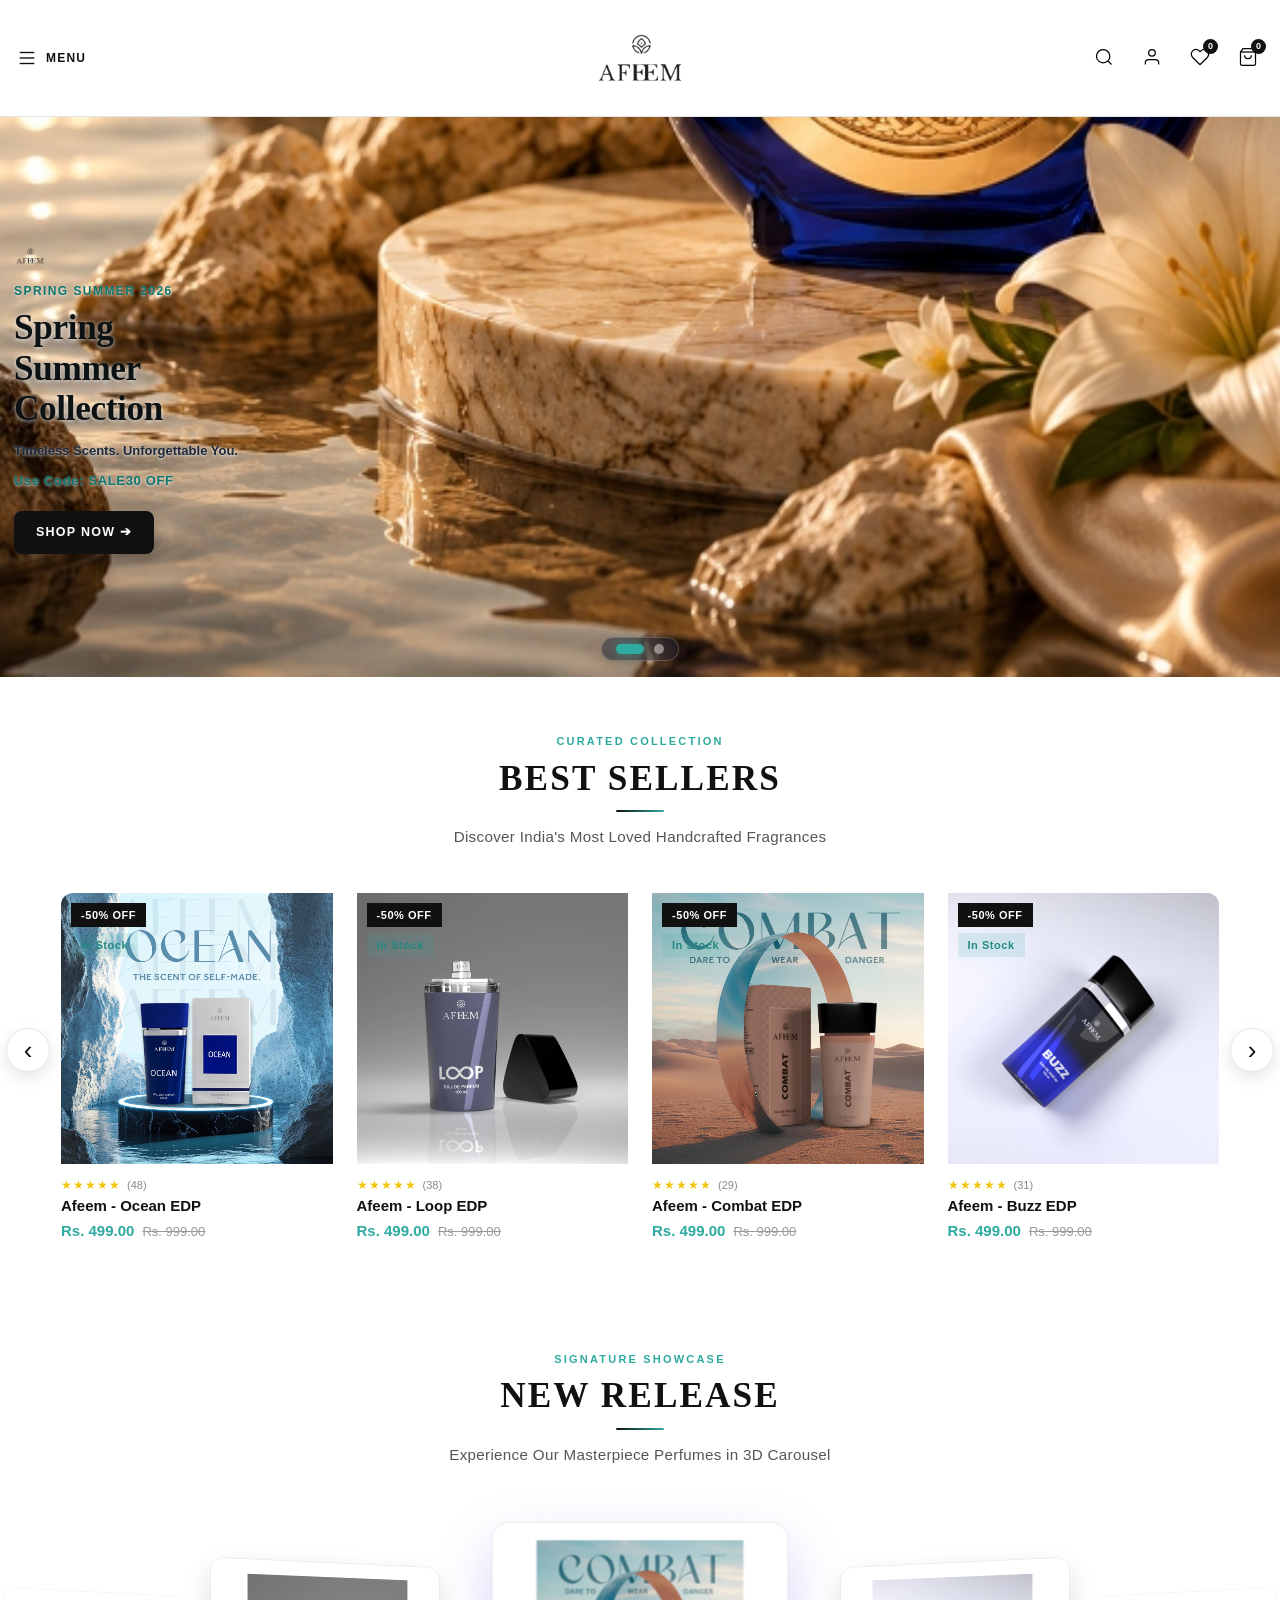
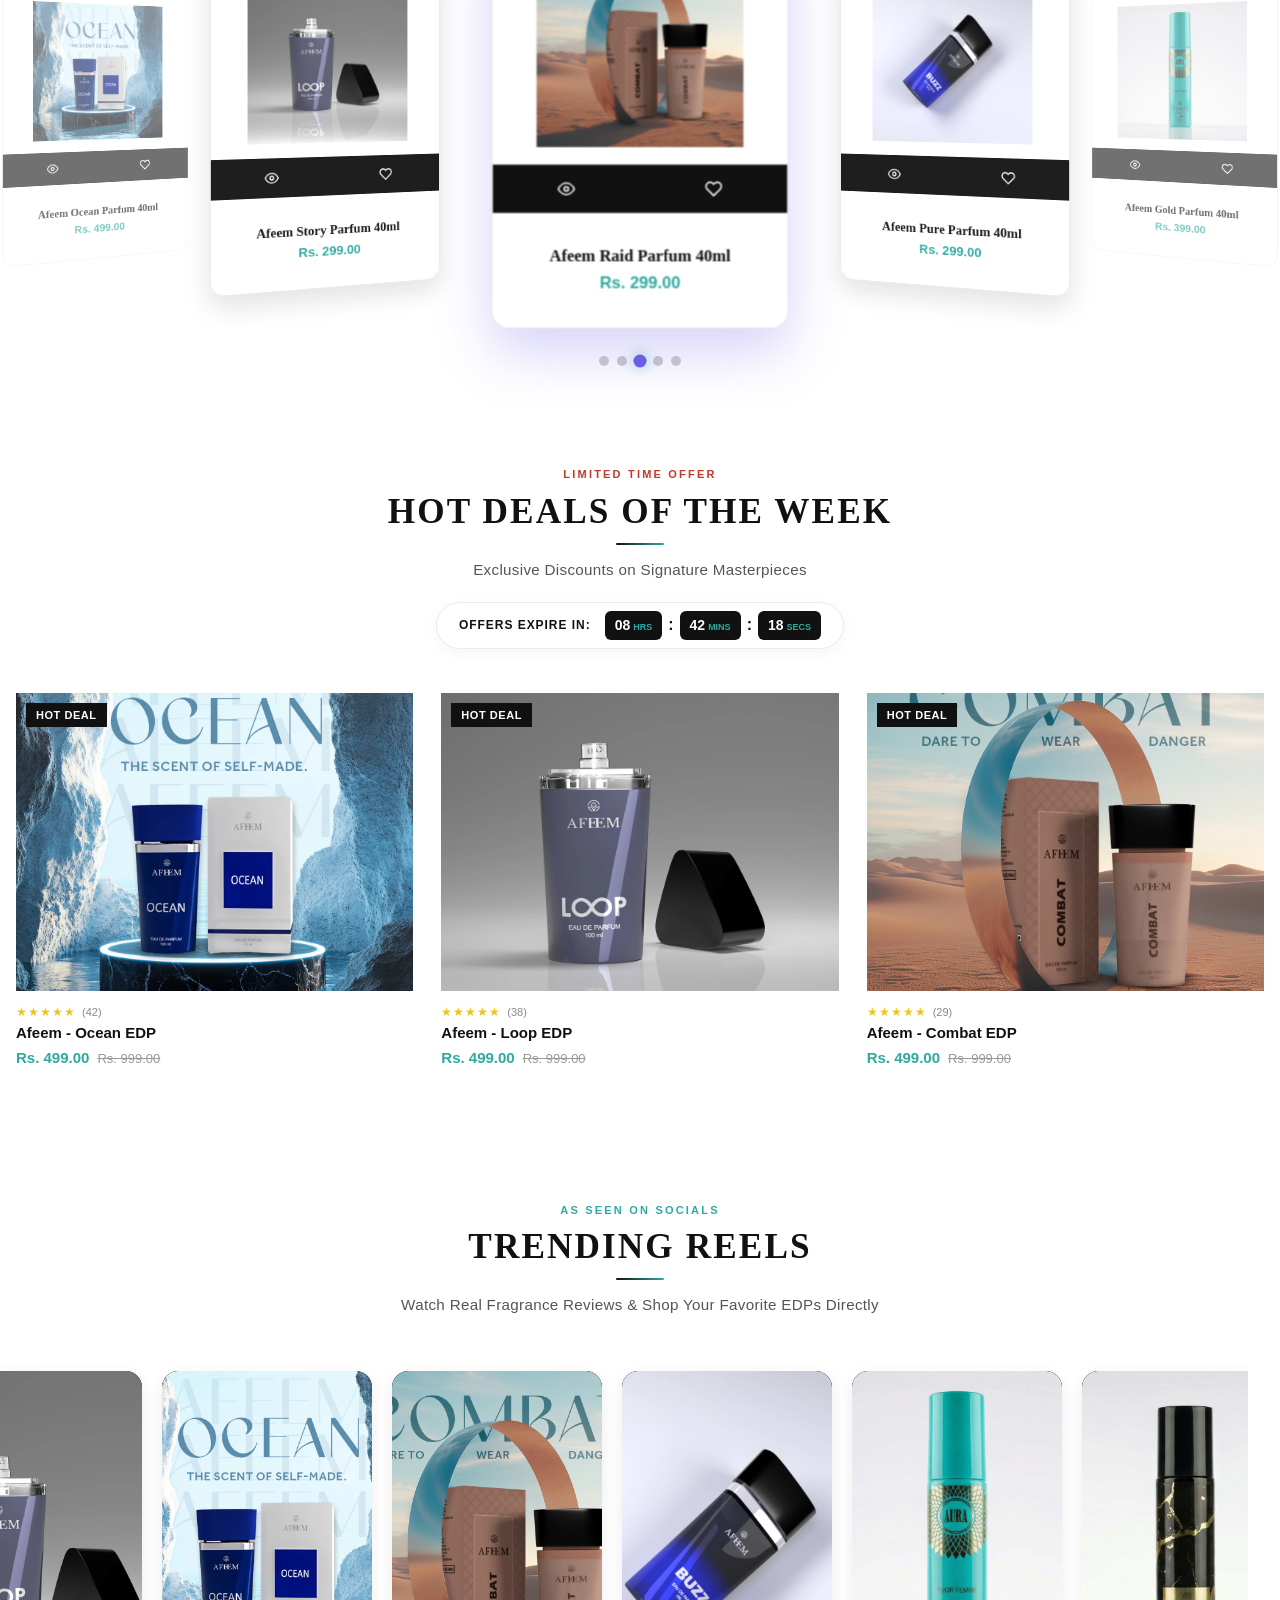
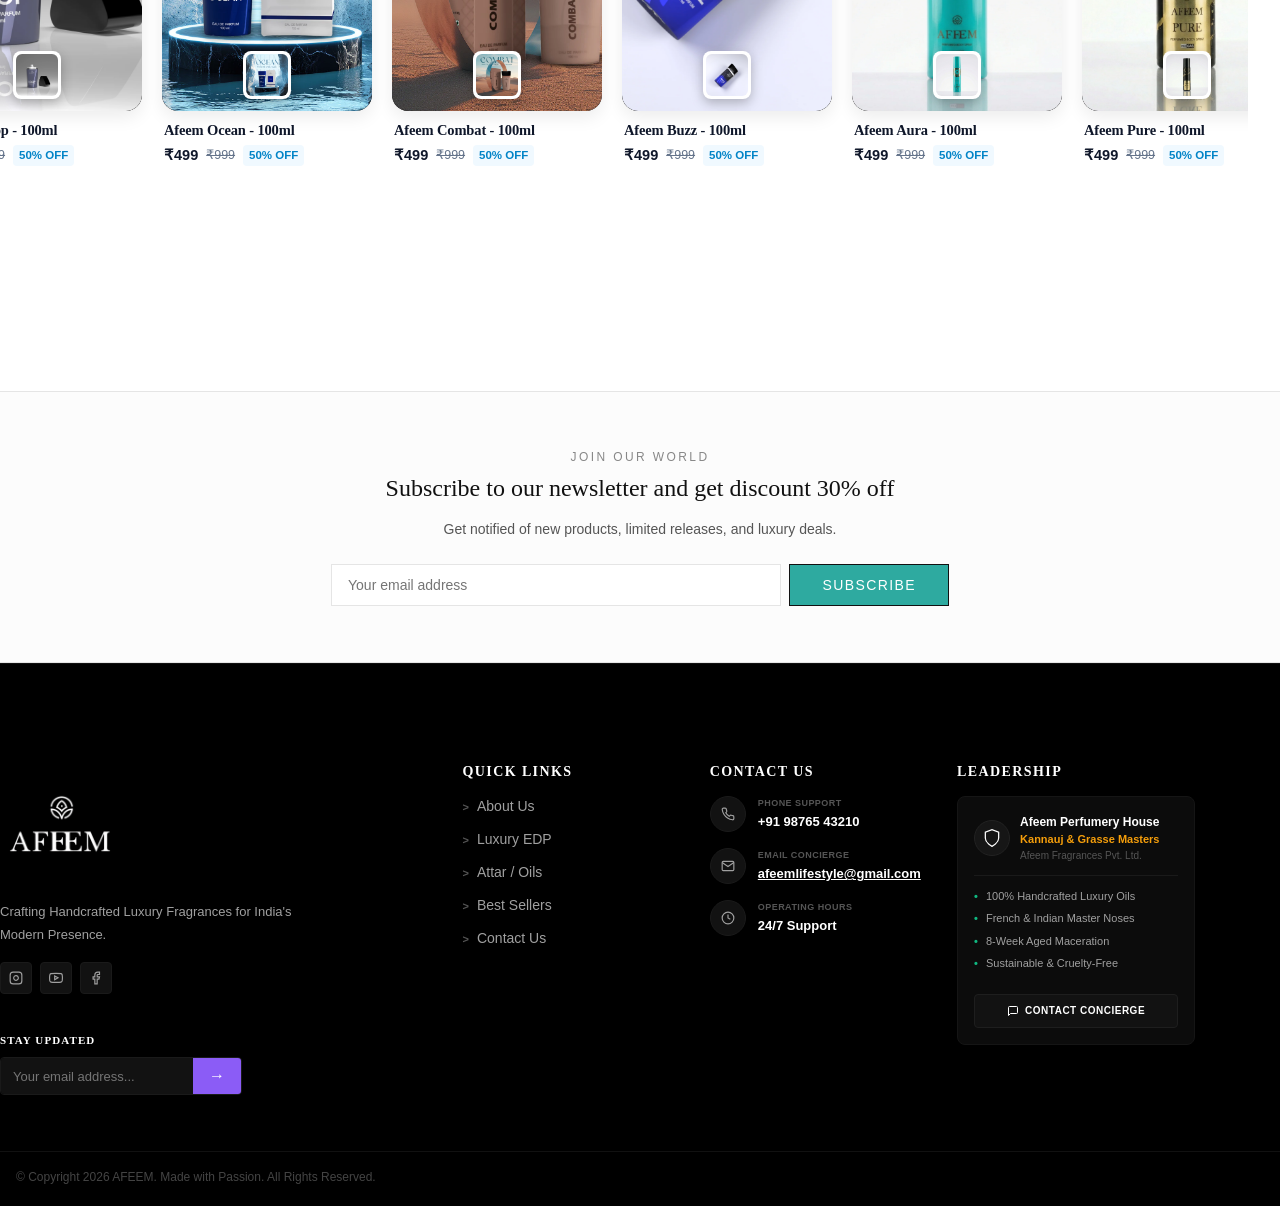
<file: index.html>
<!DOCTYPE html>
<html lang="en">
<head>
    <meta charset="UTF-8">
    <meta name="viewport" content="width=device-width, initial-scale=1.0">
    <meta name="description" content="Custom luxury fragrances online. Explore our range of signature premium scents. Inspired by afeem.in.">
    <title>Afeem Fragrances - Premium Signature Scents</title>
    <!-- Stylesheets -->
    <link rel="stylesheet" href="assets/css/variables.css">
    <link rel="stylesheet" href="assets/css/style.css">
    <link rel="stylesheet" href="assets/css/responsive.css">
</head>
<body>



    <!-- Main Navigation Header -->
    <header class="main-header" id="site-header">
        <div class="header-container">
            <!-- Mobile Menu Toggle (AFEEM Logo on Phone, MENU on Desktop) -->
            <button class="mobile-menu-btn" id="menu-toggle" aria-label="Open navigation menu">
                <svg width="22" height="22" viewBox="0 0 24 24" fill="none" stroke="currentColor" stroke-width="1.5" class="desktop-menu-icon">
                    <line x1="4" y1="6" x2="20" y2="6"></line>
                    <line x1="4" y1="12" x2="20" y2="12"></line>
                    <line x1="4" y1="18" x2="20" y2="18"></line>
                </svg>
                <span class="menu-label-text desktop-menu-text">MENU</span>
                <img src="assets/images/logo/logo.png" alt="AFEEM" class="mobile-menu-brand-logo">
            </button>

            <!-- Brand Logo (Centered on Desktop) -->
            <div class="logo">
                <a href="index.html">
                    <img src="assets/images/logo/logo.png" alt="AFEEM" class="brand-logo-img">
                </a>
            </div>

            <!-- Desktop Navigation Links -->
            <nav class="desktop-nav" aria-label="Main Navigation">
                <ul class="nav-list">
                    <li><a href="index.html" class="nav-link active">Home</a></li>
                    <li><a href="shop.html" class="nav-link">Catalog</a></li>
                    <li><a href="about.html" class="nav-link">About Us</a></li>
                    <li><a href="contact.html" class="nav-link">Contact</a></li>
                </ul>
            </nav>

            <!-- Header Action Icons (Tightly Grouped Search, Profile, Wishlist, Cart) -->
            <div class="header-actions">
                <button class="action-btn" id="search-trigger" aria-label="Open search bar">
                    <svg width="20" height="20" viewBox="0 0 24 24" fill="none" stroke="currentColor" stroke-width="1.5">
                        <circle cx="11" cy="11" r="8"></circle>
                        <line x1="21" y1="21" x2="16.65" y2="16.65"></line>
                    </svg>
                </button>
                <button class="action-btn" id="account-trigger" aria-label="Open account drawer">
                    <svg width="20" height="20" viewBox="0 0 24 24" fill="none" stroke="currentColor" stroke-width="1.5">
                        <path d="M20 21v-2a4 4 0 0 0-4-4H8a4 4 0 0 0-4 4v2"></path>
                        <circle cx="12" cy="7" r="4"></circle>
                    </svg>
                </button>
                <button class="action-btn" id="wishlist-trigger" aria-label="Open wishlist drawer">
                    <svg width="20" height="20" viewBox="0 0 24 24" fill="none" stroke="currentColor" stroke-width="1.5">
                        <path d="M20.84 4.61a5.5 5.5 0 0 0-7.78 0L12 5.67l-1.06-1.06a5.5 5.5 0 0 0-7.78 7.78l1.06 1.06L12 21.23l7.78-7.78 1.06-1.06a5.5 5.5 0 0 0 0-7.78z"></path>
                    </svg>
                    <span class="badge-count" id="wishlist-count">0</span>
                </button>
                <button class="action-btn" id="cart-trigger" aria-label="Open shopping cart drawer">
                    <svg width="20" height="20" viewBox="0 0 24 24" fill="none" stroke="currentColor" stroke-width="1.5">
                        <path d="M6 2L3 6v14a2 2 0 0 0 2 2h14a2 2 0 0 0 2-2V6l-3-4z"></path>
                        <line x1="3" y1="6" x2="21" y2="6"></line>
                        <path d="M16 10a4 4 0 0 1-8 0"></path>
                    </svg>
                    <span class="badge-count" id="cart-count">0</span>
                </button>
            </div>
        </div>
    </header>

    <!-- Main Content Area -->
    <main>
        
        <!-- Hero Section (Full-Width Luxury Cover Slider) -->
        <section class="hero-slider-section full-width-hero" aria-label="Main Banner Carousel">
            <div class="slider-wrapper" id="hero-slider">
                <!-- Slide 1: Royal Blue Edition (Full Bottle View with Cap) -->
                <div class="slide active" style="background-image: url('assets/images/banner/hero-main-ocean.jpg');">
                    <div class="slide-content-wrap container">
                        <div class="slide-content clean-hero-text">
                            <div class="hero-brand-mark">
                                <img src="assets/images/logo/logo.png" alt="AFEEM Logo" class="hero-logo-img">
                            </div>
                            <p class="slide-subtitle">SPRING SUMMER 2026</p>
                            <h2 class="slide-title">Spring<br>Summer<br>Collection</h2>
                            <p class="slide-tagline">Timeless Scents. Unforgettable You.</p>
                            <p class="slide-offer">Use Code: <strong>SALE30 OFF</strong></p>
                            <a href="shop.html" class="btn btn-primary hero-cta-btn">SHOP NOW ➔</a>
                        </div>
                    </div>
                </div>
                <!-- Slide 2: Emerald Green Edition -->
                <div class="slide" style="background-image: url('assets/images/banner/hero-emerald-green.jpg');">
                    <div class="slide-content-wrap container">
                        <div class="slide-content clean-hero-text">
                            <div class="hero-brand-mark">
                                <img src="assets/images/logo/logo.png" alt="AFEEM Logo" class="hero-logo-img">
                            </div>
                            <p class="slide-subtitle">EMERALD LUXURY 2026</p>
                            <h2 class="slide-title">Royal Oud<br>& Velvet<br>Collection</h2>
                            <p class="slide-tagline">24-Hour French Longevity. Handcrafted Concentrate.</p>
                            <p class="slide-offer">Use Code: <strong>DEAL30</strong></p>
                            <a href="shop.html" class="btn btn-primary hero-cta-btn">DISCOVER CATALOG ➔</a>
                        </div>
                    </div>
                </div>
            </div>
            <!-- Slider Controls -->
            <button class="slider-nav prev" id="slider-prev" aria-label="Previous slide">
                <svg width="24" height="24" viewBox="0 0 24 24" fill="none" stroke="currentColor" stroke-width="2">
                    <polyline points="15 18 9 12 15 6"></polyline>
                </svg>
            </button>
            <button class="slider-nav next" id="slider-next" aria-label="Next slide">
                <svg width="24" height="24" viewBox="0 0 24 24" fill="none" stroke="currentColor" stroke-width="2">
                    <polyline points="9 18 15 12 9 6"></polyline>
                </svg>
            </button>
            <!-- Slider Dots -->
            <div class="slider-dots" id="slider-dots-container"></div>
        </section>

        <!-- ========== BEST SELLER SECTION ========== -->
        <section class="afeem-product-section" id="bestsellers-section">
            <div class="container">
                <div class="afeem-section-header">
                    <span class="section-tag">CURATED COLLECTION</span>
                    <h2 class="afeem-section-title">BEST SELLERS</h2>
                    <div class="afeem-heading-line"></div>
                    <p class="afeem-section-subtitle">Discover India's Most Loved Handcrafted Fragrances</p>
                </div>

                <div class="bestsellers-slider-wrapper" id="bestsellers-slider-wrapper">
                    <button class="slider-arrow prev-arrow" id="bs-prev-btn" aria-label="Previous">&lsaquo;</button>
                    <div class="bestsellers-slider-track-container">
                        <div class="bestsellers-slider-track" id="bestsellers-slider-track">

                            <!-- Product 1: Ocean -->
                            <article class="afeem-product-card product-card" data-product-id="afeem-ocean">
                                <div class="afeem-card-img-link">
                                    <span class="card-badge sale-badge">-50% OFF</span>
                                    <span class="card-badge stock-badge">In Stock</span>
                                    <a href="product.html?id=afeem-ocean">
                                        <img src="assets/images/products/ocean-1.webp" alt="Afeem - Ocean EDP" class="afeem-card-img main-image">
                                        <img src="assets/images/products/ocean-2.webp" alt="Afeem - Ocean EDP" class="afeem-card-img hover-image">
                                    </a>
                                    <div class="afeem-card-actions">
                                        <button class="action-btn add-to-wishlist" data-product-id="afeem-ocean" aria-label="Add to Wishlist" title="Wishlist">
                                            <svg width="15" height="15" viewBox="0 0 24 24" fill="none" stroke="currentColor" stroke-width="2"><path d="M20.84 4.61a5.5 5.5 0 0 0-7.78 0L12 5.67l-1.06-1.06a5.5 5.5 0 0 0-7.78 7.78l1.06 1.06L12 21.23l7.78-7.78 1.06-1.06a5.5 5.5 0 0 0 0-7.78z"></path></svg>
                                        </button>
                                        <button class="action-btn quick-view" data-product-id="afeem-ocean" aria-label="Quick View" title="Quick View">
                                            <svg width="15" height="15" viewBox="0 0 24 24" fill="none" stroke="currentColor" stroke-width="2"><path d="M1 12s4-8 11-8 11 8 11 8-4 8-11 8-11-8-11-8z"></path><circle cx="12" cy="12" r="3"></circle></svg>
                                        </button>
                                    </div>
                                    <button class="card-slide-cart-btn quick-add-btn" data-product-id="afeem-ocean" onclick="CartManager.addItem({id:'afeem-ocean', title:'Afeem - Ocean', size:'100ml', price:499, image:'assets/images/products/ocean-1.webp', qty:1})">
                                        <svg width="15" height="15" viewBox="0 0 24 24" fill="none" stroke="currentColor" stroke-width="2"><path d="M6 2L3 6v14a2 2 0 0 0 2 2h14a2 2 0 0 0 2-2V6l-3-4z"></path><line x1="3" y1="6" x2="21" y2="6"></line><path d="M16 10a4 4 0 0 1-8 0"></path></svg>
                                        Add to Bag
                                    </button>
                                </div>
                                <div class="afeem-card-info">
                                    <div class="card-rating">
                                        <span class="stars">★★★★★</span>
                                        <span class="rating-count">(48)</span>
                                    </div>
                                    <h3 class="afeem-card-name"><a href="product.html?id=afeem-ocean">Afeem - Ocean EDP</a></h3>
                                    <div class="afeem-card-price">
                                        <span class="price-current">Rs. 499.00</span>
                                        <span class="price-strike">Rs. 999.00</span>
                                    </div>
                                </div>
                            </article>

                            <!-- Product 2: Loop -->
                            <article class="afeem-product-card product-card" data-product-id="afeem-loop">
                                <div class="afeem-card-img-link">
                                    <span class="card-badge sale-badge">-50% OFF</span>
                                    <span class="card-badge stock-badge">In Stock</span>
                                    <a href="product.html?id=afeem-loop">
                                        <img src="assets/images/products/loop-1.webp" alt="Afeem - Loop EDP" class="afeem-card-img main-image">
                                        <img src="assets/images/products/loop-2.webp" alt="Afeem - Loop EDP" class="afeem-card-img hover-image">
                                    </a>
                                    <div class="afeem-card-actions">
                                        <button class="action-btn add-to-wishlist" data-product-id="afeem-loop" aria-label="Add to Wishlist" title="Wishlist">
                                            <svg width="15" height="15" viewBox="0 0 24 24" fill="none" stroke="currentColor" stroke-width="2"><path d="M20.84 4.61a5.5 5.5 0 0 0-7.78 0L12 5.67l-1.06-1.06a5.5 5.5 0 0 0-7.78 7.78l1.06 1.06L12 21.23l7.78-7.78 1.06-1.06a5.5 5.5 0 0 0 0-7.78z"></path></svg>
                                        </button>
                                        <button class="action-btn quick-view" data-product-id="afeem-loop" aria-label="Quick View" title="Quick View">
                                            <svg width="15" height="15" viewBox="0 0 24 24" fill="none" stroke="currentColor" stroke-width="2"><path d="M1 12s4-8 11-8 11 8 11 8-4 8-11 8-11-8-11-8z"></path><circle cx="12" cy="12" r="3"></circle></svg>
                                        </button>
                                    </div>
                                    <button class="card-slide-cart-btn quick-add-btn" data-product-id="afeem-loop" onclick="CartManager.addItem({id:'afeem-loop', title:'Afeem - Loop', size:'100ml', price:499, image:'assets/images/products/loop-1.webp', qty:1})">
                                        <svg width="15" height="15" viewBox="0 0 24 24" fill="none" stroke="currentColor" stroke-width="2"><path d="M6 2L3 6v14a2 2 0 0 0 2 2h14a2 2 0 0 0 2-2V6l-3-4z"></path><line x1="3" y1="6" x2="21" y2="6"></line><path d="M16 10a4 4 0 0 1-8 0"></path></svg>
                                        Add to Bag
                                    </button>
                                </div>
                                <div class="afeem-card-info">
                                    <div class="card-rating">
                                        <span class="stars">★★★★★</span>
                                        <span class="rating-count">(38)</span>
                                    </div>
                                    <h3 class="afeem-card-name"><a href="product.html?id=afeem-loop">Afeem - Loop EDP</a></h3>
                                    <div class="afeem-card-price">
                                        <span class="price-current">Rs. 499.00</span>
                                        <span class="price-strike">Rs. 999.00</span>
                                    </div>
                                </div>
                            </article>

                            <!-- Product 3: Combat -->
                            <article class="afeem-product-card product-card" data-product-id="afeem-combat">
                                <div class="afeem-card-img-link">
                                    <span class="card-badge sale-badge">-50% OFF</span>
                                    <span class="card-badge stock-badge">In Stock</span>
                                    <a href="product.html?id=afeem-combat">
                                        <img src="assets/images/products/combat-1.webp" alt="Afeem - Combat EDP" class="afeem-card-img main-image">
                                        <img src="assets/images/products/combat-2.webp" alt="Afeem - Combat EDP" class="afeem-card-img hover-image">
                                    </a>
                                    <div class="afeem-card-actions">
                                        <button class="action-btn add-to-wishlist" data-product-id="afeem-combat" aria-label="Add to Wishlist" title="Wishlist">
                                            <svg width="15" height="15" viewBox="0 0 24 24" fill="none" stroke="currentColor" stroke-width="2"><path d="M20.84 4.61a5.5 5.5 0 0 0-7.78 0L12 5.67l-1.06-1.06a5.5 5.5 0 0 0-7.78 7.78l1.06 1.06L12 21.23l7.78-7.78 1.06-1.06a5.5 5.5 0 0 0 0-7.78z"></path></svg>
                                        </button>
                                        <button class="action-btn quick-view" data-product-id="afeem-combat" aria-label="Quick View" title="Quick View">
                                            <svg width="15" height="15" viewBox="0 0 24 24" fill="none" stroke="currentColor" stroke-width="2"><path d="M1 12s4-8 11-8 11 8 11 8-4 8-11 8-11-8-11-8z"></path><circle cx="12" cy="12" r="3"></circle></svg>
                                        </button>
                                    </div>
                                    <button class="card-slide-cart-btn quick-add-btn" data-product-id="afeem-combat" onclick="CartManager.addItem({id:'afeem-combat', title:'Afeem - Combat', size:'100ml', price:499, image:'assets/images/products/combat-1.webp', qty:1})">
                                        <svg width="15" height="15" viewBox="0 0 24 24" fill="none" stroke="currentColor" stroke-width="2"><path d="M6 2L3 6v14a2 2 0 0 0 2 2h14a2 2 0 0 0 2-2V6l-3-4z"></path><line x1="3" y1="6" x2="21" y2="6"></line><path d="M16 10a4 4 0 0 1-8 0"></path></svg>
                                        Add to Bag
                                    </button>
                                </div>
                                <div class="afeem-card-info">
                                    <div class="card-rating">
                                        <span class="stars">★★★★★</span>
                                        <span class="rating-count">(29)</span>
                                    </div>
                                    <h3 class="afeem-card-name"><a href="product.html?id=afeem-combat">Afeem - Combat EDP</a></h3>
                                    <div class="afeem-card-price">
                                        <span class="price-current">Rs. 499.00</span>
                                        <span class="price-strike">Rs. 999.00</span>
                                    </div>
                                </div>
                            </article>

                            <!-- Product 4: Buzz -->
                            <article class="afeem-product-card product-card" data-product-id="afeem-buzz">
                                <div class="afeem-card-img-link">
                                    <span class="card-badge sale-badge">-50% OFF</span>
                                    <span class="card-badge stock-badge">In Stock</span>
                                    <a href="product.html?id=afeem-buzz">
                                        <img src="assets/images/products/buzz-1.webp" alt="Afeem - Buzz EDP" class="afeem-card-img main-image">
                                        <img src="assets/images/products/buzz-2.webp" alt="Afeem - Buzz EDP" class="afeem-card-img hover-image">
                                    </a>
                                    <div class="afeem-card-actions">
                                        <button class="action-btn add-to-wishlist" data-product-id="afeem-buzz" aria-label="Add to Wishlist" title="Wishlist">
                                            <svg width="15" height="15" viewBox="0 0 24 24" fill="none" stroke="currentColor" stroke-width="2"><path d="M20.84 4.61a5.5 5.5 0 0 0-7.78 0L12 5.67l-1.06-1.06a5.5 5.5 0 0 0-7.78 7.78l1.06 1.06L12 21.23l7.78-7.78 1.06-1.06a5.5 5.5 0 0 0 0-7.78z"></path></svg>
                                        </button>
                                        <button class="action-btn quick-view" data-product-id="afeem-buzz" aria-label="Quick View" title="Quick View">
                                            <svg width="15" height="15" viewBox="0 0 24 24" fill="none" stroke="currentColor" stroke-width="2"><path d="M1 12s4-8 11-8 11 8 11 8-4 8-11 8-11-8-11-8z"></path><circle cx="12" cy="12" r="3"></circle></svg>
                                        </button>
                                    </div>
                                    <button class="card-slide-cart-btn quick-add-btn" data-product-id="afeem-buzz" onclick="CartManager.addItem({id:'afeem-buzz', title:'Afeem - Buzz', size:'100ml', price:499, image:'assets/images/products/buzz-1.webp', qty:1})">
                                        <svg width="15" height="15" viewBox="0 0 24 24" fill="none" stroke="currentColor" stroke-width="2"><path d="M6 2L3 6v14a2 2 0 0 0 2 2h14a2 2 0 0 0 2-2V6l-3-4z"></path><line x1="3" y1="6" x2="21" y2="6"></line><path d="M16 10a4 4 0 0 1-8 0"></path></svg>
                                        Add to Bag
                                    </button>
                                </div>
                                <div class="afeem-card-info">
                                    <div class="card-rating">
                                        <span class="stars">★★★★★</span>
                                        <span class="rating-count">(31)</span>
                                    </div>
                                    <h3 class="afeem-card-name"><a href="product.html?id=afeem-buzz">Afeem - Buzz EDP</a></h3>
                                    <div class="afeem-card-price">
                                        <span class="price-current">Rs. 499.00</span>
                                        <span class="price-strike">Rs. 999.00</span>
                                    </div>
                                </div>
                            </article>

                            <!-- Product 5: Midnight Secret -->
                            <article class="afeem-product-card product-card" data-product-id="afeem-midnight">
                                <div class="afeem-card-img-link">
                                    <span class="card-badge sale-badge">-44% OFF</span>
                                    <span class="card-badge stock-badge">In Stock</span>
                                    <a href="product.html?id=afeem-midnight">
                                        <img src="assets/images/products/loop-2.webp" alt="Afeem - Midnight Secret EDP" class="afeem-card-img main-image">
                                        <img src="assets/images/products/combat-1.webp" alt="Afeem - Midnight Secret EDP" class="afeem-card-img hover-image">
                                    </a>
                                    <div class="afeem-card-actions">
                                        <button class="action-btn add-to-wishlist" data-product-id="afeem-midnight" aria-label="Add to Wishlist" title="Wishlist">
                                            <svg width="15" height="15" viewBox="0 0 24 24" fill="none" stroke="currentColor" stroke-width="2"><path d="M20.84 4.61a5.5 5.5 0 0 0-7.78 0L12 5.67l-1.06-1.06a5.5 5.5 0 0 0-7.78 7.78l1.06 1.06L12 21.23l7.78-7.78 1.06-1.06a5.5 5.5 0 0 0 0-7.78z"></path></svg>
                                        </button>
                                        <button class="action-btn quick-view" data-product-id="afeem-midnight" aria-label="Quick View" title="Quick View">
                                            <svg width="15" height="15" viewBox="0 0 24 24" fill="none" stroke="currentColor" stroke-width="2"><path d="M1 12s4-8 11-8 11 8 11 8-4 8-11 8-11-8-11-8z"></path><circle cx="12" cy="12" r="3"></circle></svg>
                                        </button>
                                    </div>
                                    <button class="card-slide-cart-btn quick-add-btn" data-product-id="afeem-midnight" onclick="CartManager.addItem({id:'afeem-midnight', title:'Afeem - Midnight Secret', size:'100ml', price:499, image:'assets/images/products/loop-2.webp', qty:1})">
                                        <svg width="15" height="15" viewBox="0 0 24 24" fill="none" stroke="currentColor" stroke-width="2"><path d="M6 2L3 6v14a2 2 0 0 0 2 2h14a2 2 0 0 0 2-2V6l-3-4z"></path><line x1="3" y1="6" x2="21" y2="6"></line><path d="M16 10a4 4 0 0 1-8 0"></path></svg>
                                        Add to Bag
                                    </button>
                                </div>
                                <div class="afeem-card-info">
                                    <div class="card-rating">
                                        <span class="stars">★★★★★</span>
                                        <span class="rating-count">(45)</span>
                                    </div>
                                    <h3 class="afeem-card-name"><a href="product.html?id=afeem-midnight">Afeem - Midnight Secret EDP</a></h3>
                                    <div class="afeem-card-price">
                                        <span class="price-current">Rs. 499.00</span>
                                        <span class="price-strike">Rs. 899.00</span>
                                    </div>
                                </div>
                            </article>

                            <!-- Cloned Products for 100% Seamless Infinite Right-to-Left Loop -->
                            <article class="afeem-product-card product-card" data-product-id="afeem-ocean">
                                <div class="afeem-card-img-link">
                                    <span class="card-badge sale-badge">-50% OFF</span>
                                    <span class="card-badge stock-badge">In Stock</span>
                                    <a href="product.html?id=afeem-ocean">
                                        <img src="assets/images/products/ocean-1.webp" alt="Afeem - Ocean EDP" class="afeem-card-img main-image">
                                        <img src="assets/images/products/ocean-2.webp" alt="Afeem - Ocean EDP" class="afeem-card-img hover-image">
                                    </a>
                                    <div class="afeem-card-actions">
                                        <button class="action-btn add-to-wishlist" data-product-id="afeem-ocean" aria-label="Add to Wishlist" title="Wishlist">
                                            <svg width="15" height="15" viewBox="0 0 24 24" fill="none" stroke="currentColor" stroke-width="2"><path d="M20.84 4.61a5.5 5.5 0 0 0-7.78 0L12 5.67l-1.06-1.06a5.5 5.5 0 0 0-7.78 7.78l1.06 1.06L12 21.23l7.78-7.78 1.06-1.06a5.5 5.5 0 0 0 0-7.78z"></path></svg>
                                        </button>
                                        <button class="action-btn quick-view" data-product-id="afeem-ocean" aria-label="Quick View" title="Quick View">
                                            <svg width="15" height="15" viewBox="0 0 24 24" fill="none" stroke="currentColor" stroke-width="2"><path d="M1 12s4-8 11-8 11 8 11 8-4 8-11 8-11-8-11-8z"></path><circle cx="12" cy="12" r="3"></circle></svg>
                                        </button>
                                    </div>
                                    <button class="card-slide-cart-btn quick-add-btn" data-product-id="afeem-ocean" onclick="CartManager.addItem({id:'afeem-ocean', title:'Afeem - Ocean', size:'100ml', price:499, image:'assets/images/products/ocean-1.webp', qty:1})">
                                        <svg width="15" height="15" viewBox="0 0 24 24" fill="none" stroke="currentColor" stroke-width="2"><path d="M6 2L3 6v14a2 2 0 0 0 2 2h14a2 2 0 0 0 2-2V6l-3-4z"></path><line x1="3" y1="6" x2="21" y2="6"></line><path d="M16 10a4 4 0 0 1-8 0"></path></svg>
                                        Add to Bag
                                    </button>
                                </div>
                                <div class="afeem-card-info">
                                    <div class="card-rating">
                                        <span class="stars">★★★★★</span>
                                        <span class="rating-count">(48)</span>
                                    </div>
                                    <h3 class="afeem-card-name"><a href="product.html?id=afeem-ocean">Afeem - Ocean EDP</a></h3>
                                    <div class="afeem-card-price">
                                        <span class="price-current">Rs. 499.00</span>
                                        <span class="price-strike">Rs. 999.00</span>
                                    </div>
                                </div>
                            </article>

                            <article class="afeem-product-card product-card" data-product-id="afeem-loop">
                                <div class="afeem-card-img-link">
                                    <span class="card-badge sale-badge">-50% OFF</span>
                                    <span class="card-badge stock-badge">In Stock</span>
                                    <a href="product.html?id=afeem-loop">
                                        <img src="assets/images/products/loop-1.webp" alt="Afeem - Loop EDP" class="afeem-card-img main-image">
                                        <img src="assets/images/products/loop-2.webp" alt="Afeem - Loop EDP" class="afeem-card-img hover-image">
                                    </a>
                                    <div class="afeem-card-actions">
                                        <button class="action-btn add-to-wishlist" data-product-id="afeem-loop" aria-label="Add to Wishlist" title="Wishlist">
                                            <svg width="15" height="15" viewBox="0 0 24 24" fill="none" stroke="currentColor" stroke-width="2"><path d="M20.84 4.61a5.5 5.5 0 0 0-7.78 0L12 5.67l-1.06-1.06a5.5 5.5 0 0 0-7.78 7.78l1.06 1.06L12 21.23l7.78-7.78 1.06-1.06a5.5 5.5 0 0 0 0-7.78z"></path></svg>
                                        </button>
                                        <button class="action-btn quick-view" data-product-id="afeem-loop" aria-label="Quick View" title="Quick View">
                                            <svg width="15" height="15" viewBox="0 0 24 24" fill="none" stroke="currentColor" stroke-width="2"><path d="M1 12s4-8 11-8 11 8 11 8-4 8-11 8-11-8-11-8z"></path><circle cx="12" cy="12" r="3"></circle></svg>
                                        </button>
                                    </div>
                                    <button class="card-slide-cart-btn quick-add-btn" data-product-id="afeem-loop" onclick="CartManager.addItem({id:'afeem-loop', title:'Afeem - Loop', size:'100ml', price:499, image:'assets/images/products/loop-1.webp', qty:1})">
                                        <svg width="15" height="15" viewBox="0 0 24 24" fill="none" stroke="currentColor" stroke-width="2"><path d="M6 2L3 6v14a2 2 0 0 0 2 2h14a2 2 0 0 0 2-2V6l-3-4z"></path><line x1="3" y1="6" x2="21" y2="6"></line><path d="M16 10a4 4 0 0 1-8 0"></path></svg>
                                        Add to Bag
                                    </button>
                                </div>
                                <div class="afeem-card-info">
                                    <div class="card-rating">
                                        <span class="stars">★★★★★</span>
                                        <span class="rating-count">(38)</span>
                                    </div>
                                    <h3 class="afeem-card-name"><a href="product.html?id=afeem-loop">Afeem - Loop EDP</a></h3>
                                    <div class="afeem-card-price">
                                        <span class="price-current">Rs. 499.00</span>
                                        <span class="price-strike">Rs. 999.00</span>
                                    </div>
                                </div>
                            </article>

                            <article class="afeem-product-card product-card" data-product-id="afeem-combat">
                                <div class="afeem-card-img-link">
                                    <span class="card-badge sale-badge">-50% OFF</span>
                                    <span class="card-badge stock-badge">In Stock</span>
                                    <a href="product.html?id=afeem-combat">
                                        <img src="assets/images/products/combat-1.webp" alt="Afeem - Combat EDP" class="afeem-card-img main-image">
                                        <img src="assets/images/products/combat-2.webp" alt="Afeem - Combat EDP" class="afeem-card-img hover-image">
                                    </a>
                                    <div class="afeem-card-actions">
                                        <button class="action-btn add-to-wishlist" data-product-id="afeem-combat" aria-label="Add to Wishlist" title="Wishlist">
                                            <svg width="15" height="15" viewBox="0 0 24 24" fill="none" stroke="currentColor" stroke-width="2"><path d="M20.84 4.61a5.5 5.5 0 0 0-7.78 0L12 5.67l-1.06-1.06a5.5 5.5 0 0 0-7.78 7.78l1.06 1.06L12 21.23l7.78-7.78 1.06-1.06a5.5 5.5 0 0 0 0-7.78z"></path></svg>
                                        </button>
                                        <button class="action-btn quick-view" data-product-id="afeem-combat" aria-label="Quick View" title="Quick View">
                                            <svg width="15" height="15" viewBox="0 0 24 24" fill="none" stroke="currentColor" stroke-width="2"><path d="M1 12s4-8 11-8 11 8 11 8-4 8-11 8-11-8-11-8z"></path><circle cx="12" cy="12" r="3"></circle></svg>
                                        </button>
                                    </div>
                                    <button class="card-slide-cart-btn quick-add-btn" data-product-id="afeem-combat" onclick="CartManager.addItem({id:'afeem-combat', title:'Afeem - Combat', size:'100ml', price:499, image:'assets/images/products/combat-1.webp', qty:1})">
                                        <svg width="15" height="15" viewBox="0 0 24 24" fill="none" stroke="currentColor" stroke-width="2"><path d="M6 2L3 6v14a2 2 0 0 0 2 2h14a2 2 0 0 0 2-2V6l-3-4z"></path><line x1="3" y1="6" x2="21" y2="6"></line><path d="M16 10a4 4 0 0 1-8 0"></path></svg>
                                        Add to Bag
                                    </button>
                                </div>
                                <div class="afeem-card-info">
                                    <div class="card-rating">
                                        <span class="stars">★★★★★</span>
                                        <span class="rating-count">(29)</span>
                                    </div>
                                    <h3 class="afeem-card-name"><a href="product.html?id=afeem-combat">Afeem - Combat EDP</a></h3>
                                    <div class="afeem-card-price">
                                        <span class="price-current">Rs. 499.00</span>
                                        <span class="price-strike">Rs. 999.00</span>
                                    </div>
                                </div>
                            </article>

                            <article class="afeem-product-card product-card" data-product-id="afeem-buzz">
                                <div class="afeem-card-img-link">
                                    <span class="card-badge sale-badge">-50% OFF</span>
                                    <span class="card-badge stock-badge">In Stock</span>
                                    <a href="product.html?id=afeem-buzz">
                                        <img src="assets/images/products/buzz-1.webp" alt="Afeem - Buzz EDP" class="afeem-card-img main-image">
                                        <img src="assets/images/products/buzz-2.webp" alt="Afeem - Buzz EDP" class="afeem-card-img hover-image">
                                    </a>
                                    <div class="afeem-card-actions">
                                        <button class="action-btn add-to-wishlist" data-product-id="afeem-buzz" aria-label="Add to Wishlist" title="Wishlist">
                                            <svg width="15" height="15" viewBox="0 0 24 24" fill="none" stroke="currentColor" stroke-width="2"><path d="M20.84 4.61a5.5 5.5 0 0 0-7.78 0L12 5.67l-1.06-1.06a5.5 5.5 0 0 0-7.78 7.78l1.06 1.06L12 21.23l7.78-7.78 1.06-1.06a5.5 5.5 0 0 0 0-7.78z"></path></svg>
                                        </button>
                                        <button class="action-btn quick-view" data-product-id="afeem-buzz" aria-label="Quick View" title="Quick View">
                                            <svg width="15" height="15" viewBox="0 0 24 24" fill="none" stroke="currentColor" stroke-width="2"><path d="M1 12s4-8 11-8 11 8 11 8-4 8-11 8-11-8-11-8z"></path><circle cx="12" cy="12" r="3"></circle></svg>
                                        </button>
                                    </div>
                                    <button class="card-slide-cart-btn quick-add-btn" data-product-id="afeem-buzz" onclick="CartManager.addItem({id:'afeem-buzz', title:'Afeem - Buzz', size:'100ml', price:499, image:'assets/images/products/buzz-1.webp', qty:1})">
                                        <svg width="15" height="15" viewBox="0 0 24 24" fill="none" stroke="currentColor" stroke-width="2"><path d="M6 2L3 6v14a2 2 0 0 0 2 2h14a2 2 0 0 0 2-2V6l-3-4z"></path><line x1="3" y1="6" x2="21" y2="6"></line><path d="M16 10a4 4 0 0 1-8 0"></path></svg>
                                        Add to Bag
                                    </button>
                                </div>
                                <div class="afeem-card-info">
                                    <div class="card-rating">
                                        <span class="stars">★★★★★</span>
                                        <span class="rating-count">(31)</span>
                                    </div>
                                    <h3 class="afeem-card-name"><a href="product.html?id=afeem-buzz">Afeem - Buzz EDP</a></h3>
                                    <div class="afeem-card-price">
                                        <span class="price-current">Rs. 499.00</span>
                                        <span class="price-strike">Rs. 999.00</span>
                                    </div>
                                </div>
                            </article>

                        </div>
                    </div>
                    <button class="slider-arrow next-arrow" id="bs-next-btn" aria-label="Next">&rsaquo;</button>
                </div>
            </div>
        </section>

        <!-- ========== 3D COVERFLOW SHOWCASE CAROUSEL ========== -->
        <section class="afeem-3d-showcase-section" id="showcase-3d-section">
            <div class="container">
                <div class="afeem-section-header">
                    <span class="section-tag">SIGNATURE SHOWCASE</span>
                    <h2 class="afeem-section-title">New Release</h2>
                    <div class="afeem-heading-line"></div>
                    <p class="afeem-section-subtitle">Experience Our Masterpiece Perfumes in 3D Carousel</p>
                </div>
                
                <div class="coverflow-3d-container" id="coverflow-carousel">
                    <div class="coverflow-track">
                        <!-- Slide 1: Ocean -->
                        <div class="coverflow-card" data-index="0" data-product-id="afeem-ocean">
                            <div class="card-3d-inner">
                                <a href="product.html?id=afeem-ocean" class="card-3d-img">
                                    <img src="assets/images/products/ocean-1.webp" alt="Afeem Ocean Parfum">
                                </a>
                                <div class="card-3d-bar">
                                    <button class="c3d-action-btn quick-view" data-product-id="afeem-ocean" aria-label="Quick View" title="Quick View">
                                        <svg width="16" height="16" viewBox="0 0 24 24" fill="none" stroke="currentColor" stroke-width="2"><path d="M1 12s4-8 11-8 11 8 11 8-4 8-11 8-11-8-11-8z"></path><circle cx="12" cy="12" r="3"></circle></svg>
                                    </button>
                                    <button class="c3d-action-btn add-to-wishlist" data-product-id="afeem-ocean" aria-label="Add to Wishlist" title="Wishlist">
                                        <svg width="16" height="16" viewBox="0 0 24 24" fill="none" stroke="currentColor" stroke-width="2"><path d="M20.84 4.61a5.5 5.5 0 0 0-7.78 0L12 5.67l-1.06-1.06a5.5 5.5 0 0 0-7.78 7.78l1.06 1.06L12 21.23l7.78-7.78 1.06-1.06a5.5 5.5 0 0 0 0-7.78z"></path></svg>
                                    </button>
                                </div>
                                <div class="card-3d-meta">
                                    <h4 class="c3d-title"><a href="product.html?id=afeem-ocean">Afeem Ocean Parfum 40ml</a></h4>
                                    <div class="c3d-price">Rs. 499.00</div>
                                    <button class="c3d-cart-btn quick-add-btn" data-product-id="afeem-ocean" onclick="CartManager.addItem({id:'afeem-ocean', title:'Afeem Ocean Parfum', size:'40ml', price:499, image:'assets/images/products/ocean-1.webp', qty:1})" style="width: 100%; margin-top: 10px; padding: 8px 14px; background: #2f889a; color: #ffffff; border: none; border-radius: 6px; font-weight: 700; font-size: 11px; cursor: pointer; text-transform: uppercase; letter-spacing: 0.05em; display: flex; align-items: center; justify-content: center; gap: 6px;">
                                        <svg width="13" height="13" viewBox="0 0 24 24" fill="none" stroke="currentColor" stroke-width="2"><path d="M6 2L3 6v14a2 2 0 0 0 2 2h14a2 2 0 0 0 2-2V6l-3-4z"></path><line x1="3" y1="6" x2="21" y2="6"></line><path d="M16 10a4 4 0 0 1-8 0"></path></svg>
                                        Add to Cart
                                    </button>
                                </div>
                            </div>
                        </div>

                        <!-- Slide 2: Loop -->
                        <div class="coverflow-card" data-index="1" data-product-id="afeem-loop">
                            <div class="card-3d-inner">
                                <a href="product.html?id=afeem-loop" class="card-3d-img">
                                    <img src="assets/images/products/loop-1.webp" alt="Afeem Loop Parfum">
                                </a>
                                <div class="card-3d-bar">
                                    <button class="c3d-action-btn quick-view" data-product-id="afeem-loop" aria-label="Quick View" title="Quick View">
                                        <svg width="16" height="16" viewBox="0 0 24 24" fill="none" stroke="currentColor" stroke-width="2"><path d="M1 12s4-8 11-8 11 8 11 8-4 8-11 8-11-8-11-8z"></path><circle cx="12" cy="12" r="3"></circle></svg>
                                    </button>
                                    <button class="c3d-action-btn add-to-wishlist" data-product-id="afeem-loop" aria-label="Add to Wishlist" title="Wishlist">
                                        <svg width="16" height="16" viewBox="0 0 24 24" fill="none" stroke="currentColor" stroke-width="2"><path d="M20.84 4.61a5.5 5.5 0 0 0-7.78 0L12 5.67l-1.06-1.06a5.5 5.5 0 0 0-7.78 7.78l1.06 1.06L12 21.23l7.78-7.78 1.06-1.06a5.5 5.5 0 0 0 0-7.78z"></path></svg>
                                    </button>
                                </div>
                                <div class="card-3d-meta">
                                    <h4 class="c3d-title"><a href="product.html?id=afeem-loop">Afeem Story Parfum 40ml</a></h4>
                                    <div class="c3d-price">Rs. 299.00</div>
                                    <button class="c3d-cart-btn quick-add-btn" data-product-id="afeem-loop" onclick="CartManager.addItem({id:'afeem-loop', title:'Afeem Story Parfum', size:'40ml', price:299, image:'assets/images/products/loop-1.webp', qty:1})" style="width: 100%; margin-top: 10px; padding: 8px 14px; background: #2f889a; color: #ffffff; border: none; border-radius: 6px; font-weight: 700; font-size: 11px; cursor: pointer; text-transform: uppercase; letter-spacing: 0.05em; display: flex; align-items: center; justify-content: center; gap: 6px;">
                                        <svg width="13" height="13" viewBox="0 0 24 24" fill="none" stroke="currentColor" stroke-width="2"><path d="M6 2L3 6v14a2 2 0 0 0 2 2h14a2 2 0 0 0 2-2V6l-3-4z"></path><line x1="3" y1="6" x2="21" y2="6"></line><path d="M16 10a4 4 0 0 1-8 0"></path></svg>
                                        Add to Cart
                                    </button>
                                </div>
                            </div>
                        </div>

                        <!-- Slide 3: Combat -->
                        <div class="coverflow-card" data-index="2" data-product-id="afeem-combat">
                            <div class="card-3d-inner">
                                <a href="product.html?id=afeem-combat" class="card-3d-img">
                                    <img src="assets/images/products/combat-1.webp" alt="Afeem Combat Parfum">
                                </a>
                                <div class="card-3d-bar">
                                    <button class="c3d-action-btn quick-view" data-product-id="afeem-combat" aria-label="Quick View" title="Quick View">
                                        <svg width="16" height="16" viewBox="0 0 24 24" fill="none" stroke="currentColor" stroke-width="2"><path d="M1 12s4-8 11-8 11 8 11 8-4 8-11 8-11-8-11-8z"></path><circle cx="12" cy="12" r="3"></circle></svg>
                                    </button>
                                    <button class="c3d-action-btn add-to-wishlist" data-product-id="afeem-combat" aria-label="Add to Wishlist" title="Wishlist">
                                        <svg width="16" height="16" viewBox="0 0 24 24" fill="none" stroke="currentColor" stroke-width="2"><path d="M20.84 4.61a5.5 5.5 0 0 0-7.78 0L12 5.67l-1.06-1.06a5.5 5.5 0 0 0-7.78 7.78l1.06 1.06L12 21.23l7.78-7.78 1.06-1.06a5.5 5.5 0 0 0 0-7.78z"></path></svg>
                                    </button>
                                </div>
                                <div class="card-3d-meta">
                                    <h4 class="c3d-title"><a href="product.html?id=afeem-combat">Afeem Raid Parfum 40ml</a></h4>
                                    <div class="c3d-price">Rs. 299.00</div>
                                    <button class="c3d-cart-btn quick-add-btn" data-product-id="afeem-combat" onclick="CartManager.addItem({id:'afeem-combat', title:'Afeem Raid Parfum', size:'40ml', price:299, image:'assets/images/products/combat-1.webp', qty:1})" style="width: 100%; margin-top: 10px; padding: 8px 14px; background: #2f889a; color: #ffffff; border: none; border-radius: 6px; font-weight: 700; font-size: 11px; cursor: pointer; text-transform: uppercase; letter-spacing: 0.05em; display: flex; align-items: center; justify-content: center; gap: 6px;">
                                        <svg width="13" height="13" viewBox="0 0 24 24" fill="none" stroke="currentColor" stroke-width="2"><path d="M6 2L3 6v14a2 2 0 0 0 2 2h14a2 2 0 0 0 2-2V6l-3-4z"></path><line x1="3" y1="6" x2="21" y2="6"></line><path d="M16 10a4 4 0 0 1-8 0"></path></svg>
                                        Add to Cart
                                    </button>
                                </div>
                            </div>
                        </div>

                        <!-- Slide 4: Buzz -->
                        <div class="coverflow-card" data-index="3" data-product-id="afeem-buzz">
                            <div class="card-3d-inner">
                                <a href="product.html?id=afeem-buzz" class="card-3d-img">
                                    <img src="assets/images/products/buzz-1.webp" alt="Afeem Buzz Parfum">
                                </a>
                                <div class="card-3d-bar">
                                    <button class="c3d-action-btn quick-view" data-product-id="afeem-buzz" aria-label="Quick View" title="Quick View">
                                        <svg width="16" height="16" viewBox="0 0 24 24" fill="none" stroke="currentColor" stroke-width="2"><path d="M1 12s4-8 11-8 11 8 11 8-4 8-11 8-11-8-11-8z"></path><circle cx="12" cy="12" r="3"></circle></svg>
                                    </button>
                                    <button class="c3d-action-btn add-to-wishlist" data-product-id="afeem-buzz" aria-label="Add to Wishlist" title="Wishlist">
                                        <svg width="16" height="16" viewBox="0 0 24 24" fill="none" stroke="currentColor" stroke-width="2"><path d="M20.84 4.61a5.5 5.5 0 0 0-7.78 0L12 5.67l-1.06-1.06a5.5 5.5 0 0 0-7.78 7.78l1.06 1.06L12 21.23l7.78-7.78 1.06-1.06a5.5 5.5 0 0 0 0-7.78z"></path></svg>
                                    </button>
                                </div>
                                <div class="card-3d-meta">
                                    <h4 class="c3d-title"><a href="product.html?id=afeem-buzz">Afeem Pure Parfum 40ml</a></h4>
                                    <div class="c3d-price">Rs. 299.00</div>
                                    <button class="c3d-cart-btn quick-add-btn" data-product-id="afeem-buzz" onclick="CartManager.addItem({id:'afeem-buzz', title:'Afeem Pure Parfum', size:'40ml', price:299, image:'assets/images/products/buzz-1.webp', qty:1})" style="width: 100%; margin-top: 10px; padding: 8px 14px; background: #2f889a; color: #ffffff; border: none; border-radius: 6px; font-weight: 700; font-size: 11px; cursor: pointer; text-transform: uppercase; letter-spacing: 0.05em; display: flex; align-items: center; justify-content: center; gap: 6px;">
                                        <svg width="13" height="13" viewBox="0 0 24 24" fill="none" stroke="currentColor" stroke-width="2"><path d="M6 2L3 6v14a2 2 0 0 0 2 2h14a2 2 0 0 0 2-2V6l-3-4z"></path><line x1="3" y1="6" x2="21" y2="6"></line><path d="M16 10a4 4 0 0 1-8 0"></path></svg>
                                        Add to Cart
                                    </button>
                                </div>
                            </div>
                        </div>

                        <!-- Slide 5: Aura -->
                        <div class="coverflow-card" data-index="4" data-product-id="afeem-aura">
                            <div class="card-3d-inner">
                                <a href="product.html?id=afeem-aura" class="card-3d-img">
                                    <img src="assets/images/products/aura-1.webp" alt="Afeem Aura Parfum">
                                </a>
                                <div class="card-3d-bar">
                                    <button class="c3d-action-btn quick-view" data-product-id="afeem-aura" aria-label="Quick View" title="Quick View">
                                        <svg width="16" height="16" viewBox="0 0 24 24" fill="none" stroke="currentColor" stroke-width="2"><path d="M1 12s4-8 11-8 11 8 11 8-4 8-11 8-11-8-11-8z"></path><circle cx="12" cy="12" r="3"></circle></svg>
                                    </button>
                                    <button class="c3d-action-btn add-to-wishlist" data-product-id="afeem-aura" aria-label="Add to Wishlist" title="Wishlist">
                                        <svg width="16" height="16" viewBox="0 0 24 24" fill="none" stroke="currentColor" stroke-width="2"><path d="M20.84 4.61a5.5 5.5 0 0 0-7.78 0L12 5.67l-1.06-1.06a5.5 5.5 0 0 0-7.78 7.78l1.06 1.06L12 21.23l7.78-7.78 1.06-1.06a5.5 5.5 0 0 0 0-7.78z"></path></svg>
                                    </button>
                                </div>
                                <div class="card-3d-meta">
                                    <h4 class="c3d-title"><a href="product.html?id=afeem-aura">Afeem Gold Parfum 40ml</a></h4>
                                    <div class="c3d-price">Rs. 399.00</div>
                                    <button class="c3d-cart-btn quick-add-btn" data-product-id="afeem-aura" onclick="CartManager.addItem({id:'afeem-aura', title:'Afeem Gold Parfum', size:'40ml', price:399, image:'assets/images/products/aura-1.webp', qty:1})" style="width: 100%; margin-top: 10px; padding: 8px 14px; background: #2f889a; color: #ffffff; border: none; border-radius: 6px; font-weight: 700; font-size: 11px; cursor: pointer; text-transform: uppercase; letter-spacing: 0.05em; display: flex; align-items: center; justify-content: center; gap: 6px;">
                                        <svg width="13" height="13" viewBox="0 0 24 24" fill="none" stroke="currentColor" stroke-width="2"><path d="M6 2L3 6v14a2 2 0 0 0 2 2h14a2 2 0 0 0 2-2V6l-3-4z"></path><line x1="3" y1="6" x2="21" y2="6"></line><path d="M16 10a4 4 0 0 1-8 0"></path></svg>
                                        Add to Cart
                                    </button>
                                </div>
                            </div>
                        </div>
                    </div>
                    
                    <!-- Coverflow Pagination Dots -->
                    <div class="coverflow-dots" id="c3d-dots"></div>
                </div>
            </div>
        </section>

        <!-- ========== HOT DEAL SECTION WITH COUNTDOWN ========== -->
        <section class="afeem-product-section afeem-hotdeal-section" id="hotdeals-section">
            <div class="container">
                <div class="afeem-section-header">
                    <span class="section-tag hot-tag">LIMITED TIME OFFER</span>
                    <h2 class="afeem-section-title">HOT DEALS OF THE WEEK</h2>
                    <div class="afeem-heading-line"></div>
                    <p class="afeem-section-subtitle">Exclusive Discounts on Signature Masterpieces</p>
                    
                    <!-- Flash Deal Countdown Timer -->
                    <div class="flash-countdown-bar">
                        <span class="countdown-label">Offers Expire In:</span>
                        <div class="countdown-boxes">
                            <span class="c-unit"><strong id="timer-hours">08</strong><small>HRS</small></span>
                            <span class="c-sep">:</span>
                            <span class="c-unit"><strong id="timer-mins">42</strong><small>MINS</small></span>
                            <span class="c-sep">:</span>
                            <span class="c-unit"><strong id="timer-secs">19</strong><small>SECS</small></span>
                        </div>
                    </div>
                </div>
                <div class="afeem-grid-3col" id="hotdeals-grid">

                    <!-- Hot Deal 1: Ocean -->
                    <article class="afeem-product-card afeem-card-wide product-card" data-product-id="afeem-ocean">
                        <div class="afeem-card-img-link">
                            <span class="card-badge sale-badge">HOT DEAL</span>
                            <a href="product.html?id=afeem-ocean">
                                <img src="assets/images/products/ocean-1.webp" alt="Afeem - Ocean EDP" class="afeem-card-img main-image">
                                <img src="assets/images/products/ocean-2.webp" alt="Afeem - Ocean EDP" class="afeem-card-img hover-image">
                            </a>
                            <div class="afeem-card-actions">
                                <button class="action-btn add-to-wishlist" data-product-id="afeem-ocean" aria-label="Add to Wishlist" title="Wishlist">
                                    <svg width="15" height="15" viewBox="0 0 24 24" fill="none" stroke="currentColor" stroke-width="2"><path d="M20.84 4.61a5.5 5.5 0 0 0-7.78 0L12 5.67l-1.06-1.06a5.5 5.5 0 0 0-7.78 7.78l1.06 1.06L12 21.23l7.78-7.78 1.06-1.06a5.5 5.5 0 0 0 0-7.78z"></path></svg>
                                </button>
                                <button class="action-btn quick-view" data-product-id="afeem-ocean" aria-label="Quick View" title="Quick View">
                                    <svg width="15" height="15" viewBox="0 0 24 24" fill="none" stroke="currentColor" stroke-width="2"><path d="M1 12s4-8 11-8 11 8 11 8-4 8-11 8-11-8-11-8z"></path><circle cx="12" cy="12" r="3"></circle></svg>
                                </button>
                            </div>
                            <button class="card-slide-cart-btn quick-add-btn" data-product-id="afeem-ocean" onclick="CartManager.addItem({id:'afeem-ocean', title:'Afeem - Ocean', size:'100ml', price:499, image:'assets/images/products/ocean-1.webp', qty:1})">
                                <svg width="15" height="15" viewBox="0 0 24 24" fill="none" stroke="currentColor" stroke-width="2"><path d="M6 2L3 6v14a2 2 0 0 0 2 2h14a2 2 0 0 0 2-2V6l-3-4z"></path><line x1="3" y1="6" x2="21" y2="6"></line><path d="M16 10a4 4 0 0 1-8 0"></path></svg>
                                Add to Bag
                            </button>
                        </div>
                        <div class="afeem-card-info">
                            <div class="card-rating">
                                <span class="stars">★★★★★</span>
                                <span class="rating-count">(42)</span>
                            </div>
                            <h3 class="afeem-card-name"><a href="product.html?id=afeem-ocean">Afeem - Ocean EDP</a></h3>
                            <div class="afeem-card-price">
                                <span class="price-current">Rs. 499.00</span>
                                <span class="price-strike">Rs. 999.00</span>
                            </div>
                        </div>
                    </article>

                    <!-- Hot Deal 2: Loop -->
                    <article class="afeem-product-card afeem-card-wide product-card" data-product-id="afeem-loop">
                        <div class="afeem-card-img-link">
                            <span class="card-badge sale-badge">HOT DEAL</span>
                            <a href="product.html?id=afeem-loop">
                                <img src="assets/images/products/loop-1.webp" alt="Afeem - Loop EDP" class="afeem-card-img main-image">
                                <img src="assets/images/products/loop-2.webp" alt="Afeem - Loop EDP" class="afeem-card-img hover-image">
                            </a>
                            <div class="afeem-card-actions">
                                <button class="action-btn add-to-wishlist" data-product-id="afeem-loop" aria-label="Add to Wishlist" title="Wishlist">
                                    <svg width="15" height="15" viewBox="0 0 24 24" fill="none" stroke="currentColor" stroke-width="2"><path d="M20.84 4.61a5.5 5.5 0 0 0-7.78 0L12 5.67l-1.06-1.06a5.5 5.5 0 0 0-7.78 7.78l1.06 1.06L12 21.23l7.78-7.78 1.06-1.06a5.5 5.5 0 0 0 0-7.78z"></path></svg>
                                </button>
                                <button class="action-btn quick-view" data-product-id="afeem-loop" aria-label="Quick View" title="Quick View">
                                    <svg width="15" height="15" viewBox="0 0 24 24" fill="none" stroke="currentColor" stroke-width="2"><path d="M1 12s4-8 11-8 11 8 11 8-4 8-11 8-11-8-11-8z"></path><circle cx="12" cy="12" r="3"></circle></svg>
                                </button>
                            </div>
                            <button class="card-slide-cart-btn quick-add-btn" data-product-id="afeem-loop" onclick="CartManager.addItem({id:'afeem-loop', title:'Afeem - Loop', size:'100ml', price:499, image:'assets/images/products/loop-1.webp', qty:1})">
                                <svg width="15" height="15" viewBox="0 0 24 24" fill="none" stroke="currentColor" stroke-width="2"><path d="M6 2L3 6v14a2 2 0 0 0 2 2h14a2 2 0 0 0 2-2V6l-3-4z"></path><line x1="3" y1="6" x2="21" y2="6"></line><path d="M16 10a4 4 0 0 1-8 0"></path></svg>
                                Add to Bag
                            </button>
                        </div>
                        <div class="afeem-card-info">
                            <div class="card-rating">
                                <span class="stars">★★★★★</span>
                                <span class="rating-count">(38)</span>
                            </div>
                            <h3 class="afeem-card-name"><a href="product.html?id=afeem-loop">Afeem - Loop EDP</a></h3>
                            <div class="afeem-card-price">
                                <span class="price-current">Rs. 499.00</span>
                                <span class="price-strike">Rs. 999.00</span>
                            </div>
                        </div>
                    </article>

                    <!-- Hot Deal 3: Combat -->
                    <article class="afeem-product-card afeem-card-wide product-card" data-product-id="afeem-combat">
                        <div class="afeem-card-img-link">
                            <span class="card-badge sale-badge">HOT DEAL</span>
                            <a href="product.html?id=afeem-combat">
                                <img src="assets/images/products/combat-1.webp" alt="Afeem - Combat EDP" class="afeem-card-img main-image">
                                <img src="assets/images/products/combat-2.webp" alt="Afeem - Combat EDP" class="afeem-card-img hover-image">
                            </a>
                            <div class="afeem-card-actions">
                                <button class="action-btn add-to-wishlist" data-product-id="afeem-combat" aria-label="Add to Wishlist" title="Wishlist">
                                    <svg width="15" height="15" viewBox="0 0 24 24" fill="none" stroke="currentColor" stroke-width="2"><path d="M20.84 4.61a5.5 5.5 0 0 0-7.78 0L12 5.67l-1.06-1.06a5.5 5.5 0 0 0-7.78 7.78l1.06 1.06L12 21.23l7.78-7.78 1.06-1.06a5.5 5.5 0 0 0 0-7.78z"></path></svg>
                                </button>
                                <button class="action-btn quick-view" data-product-id="afeem-combat" aria-label="Quick View" title="Quick View">
                                    <svg width="15" height="15" viewBox="0 0 24 24" fill="none" stroke="currentColor" stroke-width="2"><path d="M1 12s4-8 11-8 11 8 11 8-4 8-11 8-11-8-11-8z"></path><circle cx="12" cy="12" r="3"></circle></svg>
                                </button>
                            </div>
                            <button class="card-slide-cart-btn quick-add-btn" data-product-id="afeem-combat" onclick="CartManager.addItem({id:'afeem-combat', title:'Afeem - Combat', size:'100ml', price:499, image:'assets/images/products/combat-1.webp', qty:1})">
                                <svg width="15" height="15" viewBox="0 0 24 24" fill="none" stroke="currentColor" stroke-width="2"><path d="M6 2L3 6v14a2 2 0 0 0 2 2h14a2 2 0 0 0 2-2V6l-3-4z"></path><line x1="3" y1="6" x2="21" y2="6"></line><path d="M16 10a4 4 0 0 1-8 0"></path></svg>
                                Add to Bag
                            </button>
                        </div>
                        <div class="afeem-card-info">
                            <div class="card-rating">
                                <span class="stars">★★★★★</span>
                                <span class="rating-count">(29)</span>
                            </div>
                            <h3 class="afeem-card-name"><a href="product.html?id=afeem-combat">Afeem - Combat EDP</a></h3>
                            <div class="afeem-card-price">
                                <span class="price-current">Rs. 499.00</span>
                                <span class="price-strike">Rs. 999.00</span>
                            </div>
                        </div>
                    </article>

                </div>
        </section>

        <!-- ========== SHOPPABLE VIDEO REELS CAROUSEL SECTION (STRICTLY BELOW HOT DEALS OF THE WEEK) ========== -->
        <section class="shoppable-reels-section" id="shoppable-reels-section">
            <div class="container">
                <div class="afeem-section-header">
                    <span class="section-tag">AS SEEN ON SOCIALS</span>
                    <h2 class="afeem-section-title">Trending Reels</h2>
                    <div class="afeem-heading-line"></div>
                    <p class="afeem-section-subtitle">Watch Real Fragrance Reviews & Shop Your Favorite EDPs Directly</p>
                </div>

                <div class="reels-carousel-wrapper">
                    <div class="reels-carousel-track-container">
                        <div class="reels-carousel-track" id="reels-carousel-track">
                            <!-- Reel cards injected dynamically by JS -->
                        </div>
                    </div>
                </div>
            </div>
        </section>

        <!-- Newsletter Subscription Banner -->
        <section class="newsletter-section" aria-label="Newsletter Subscription">
            <div class="newsletter-container container">
                <span class="newsletter-tag">Join Our World</span>
                <h2 class="newsletter-title">Subscribe to our newsletter and get discount 30% off</h2>
                <p class="newsletter-subtitle">Get notified of new products, limited releases, and luxury deals.</p>
                <form class="newsletter-form" id="newsletter-form">
                    <input type="email" placeholder="Your email address" required aria-label="Email Address">
                    <button type="submit" class="btn btn-secondary">Subscribe</button>
                </form>
            </div>
        </section>

    </main>

    <!-- Site Footer -->
    <!-- Site Footer -->
    <footer class="main-footer">
        <div class="footer-container container">
            <!-- Column 1: Brand & Socials & Newsletter -->
            <div class="footer-brand-col">
                <img src="assets/images/logo/logo-white.png" alt="AFEEM Logo" class="footer-logo-img">
                <p class="footer-about-text">Crafting Handcrafted Luxury Fragrances for India's Modern Presence.</p>
                
                <!-- Social media buttons -->
                <div class="footer-social-icons">
                    <a href="https://www.instagram.com/whiffofafeem" target="_blank" rel="noopener" class="social-icon-box" aria-label="Instagram">
                        <svg width="14" height="14" viewBox="0 0 24 24" fill="none" stroke="currentColor" stroke-width="2">
                            <rect x="2" y="2" width="20" height="20" rx="5" ry="5"></rect>
                            <path d="M16 11.37A4 4 0 1 1 12.63 8 4 4 0 0 1 16 11.37z"></path>
                            <line x1="17.5" y1="6.5" x2="17.51" y2="6.5"></line>
                        </svg>
                    </a>
                    <a href="https://www.youtube.com/@whiffofafeem" target="_blank" rel="noopener" class="social-icon-box" aria-label="YouTube">
                        <svg width="14" height="14" viewBox="0 0 24 24" fill="none" stroke="currentColor" stroke-width="2">
                            <path d="M22.54 6.42a2.78 2.78 0 0 0-1.94-2C18.88 4 12 4 12 4s-6.88 0-8.6.46a2.78 2.78 0 0 0-1.94 2A29 29 0 0 0 1 11.75a29 29 0 0 0 .46 5.33A2.78 2.78 0 0 0 3.4 19c1.72.46 8.6.46 8.6.46s6.88 0 8.6-.46a2.78 2.78 0 0 0 1.94-2 29 29 0 0 0 .46-5.25 29 29 0 0 0-.46-5.33z"></path>
                            <polygon points="9.75 15.02 15.5 11.75 9.75 8.48 9.75 15.02"></polygon>
                        </svg>
                    </a>
                    <a href="https://www.facebook.com/whiffofafeem" target="_blank" rel="noopener" class="social-icon-box" aria-label="Facebook">
                        <svg width="14" height="14" viewBox="0 0 24 24" fill="none" stroke="currentColor" stroke-width="2">
                            <path d="M18 2h-3a5 5 0 0 0-5 5v3H7v4h3v8h4v-8h3l1-4h-4V7a1 1 0 0 1 1-1h3z"></path>
                        </svg>
                    </a>
                </div>

                <!-- Newsletter signup -->
                <div class="footer-newsletter-section">
                    <h5 class="newsletter-sub-title">STAY UPDATED</h5>
                    <form class="footer-newsletter-form">
                        <input type="email" placeholder="Your email address..." required>
                        <button type="submit" aria-label="Subscribe">&rarr;</button>
                    </form>
                </div>
            </div>
            
            <!-- Column 2: Quick Links -->
            <div class="footer-links-col">
                <h4 class="footer-title">QUICK LINKS</h4>
                <ul class="footer-links-arrow">
                    <li><a href="about.html"><span class="caret-arrow">&gt;</span> About Us</a></li>
                    <li><a href="shop.html"><span class="caret-arrow">&gt;</span> Luxury EDP</a></li>
                    <li><a href="shop.html"><span class="caret-arrow">&gt;</span> Attar / Oils</a></li>
                    <li><a href="shop.html"><span class="caret-arrow">&gt;</span> Best Sellers</a></li>
                    <li><a href="contact.html"><span class="caret-arrow">&gt;</span> Contact Us</a></li>
                </ul>
            </div>

            <!-- Column 3: Contact Us -->
            <div class="footer-links-col">
                <h4 class="footer-title">CONTACT US</h4>
                <div class="footer-contacts-list">
                    <!-- Phone Support -->
                    <div class="contact-info-row">
                        <div class="contact-circle-icon">
                            <svg width="14" height="14" viewBox="0 0 24 24" fill="none" stroke="currentColor" stroke-width="2">
                                <path d="M22 16.92v3a2 2 0 0 1-2.18 2 19.79 19.79 0 0 1-8.63-3.07 19.5 19.5 0 0 1-6-6 19.79 19.79 0 0 1-3.07-8.67A2 2 0 0 1 4.11 2h3a2 2 0 0 1 2 1.72 12.84 12.84 0 0 0 .7 2.81 2 2 0 0 1-.45 2.11L8.09 9.91a16 16 0 0 0 6 6l1.27-1.27a2 2 0 0 1 2.11-.45 12.84 12.84 0 0 0 2.81.7A2 2 0 0 1 22 16.92z"></path>
                            </svg>
                        </div>
                        <div class="contact-text-meta">
                            <span class="contact-row-title">PHONE SUPPORT</span>
                            <span class="contact-row-value"><a href="tel:+919876543210" style="color: inherit; text-decoration: none;">+91 98765 43210</a></span>
                        </div>
                    </div>
                    <!-- Email Support -->
                    <div class="contact-info-row">
                        <div class="contact-circle-icon">
                            <svg width="14" height="14" viewBox="0 0 24 24" fill="none" stroke="currentColor" stroke-width="2">
                                <path d="M4 4h16c1.1 0 2 .9 2 2v12c0 1.1-.9 2-2 2H4c-1.1 0-2-.9-2-2V6c0-1.1.9-2 2-2z"></path>
                                <polyline points="22,6 12,13 2,6"></polyline>
                            </svg>
                        </div>
                        <div class="contact-text-meta">
                            <span class="contact-row-title">EMAIL CONCIERGE</span>
                            <span class="contact-row-value"><a href="mailto:afeemlifestyle@gmail.com" style="color: #ffffff !important; text-decoration: underline;">afeemlifestyle@gmail.com</a></span>
                        </div>
                    </div>
                    <!-- Operating Hours -->
                    <div class="contact-info-row">
                        <div class="contact-circle-icon">
                            <svg width="14" height="14" viewBox="0 0 24 24" fill="none" stroke="currentColor" stroke-width="2">
                                <circle cx="12" cy="12" r="10"></circle>
                                <polyline points="12 6 12 12 16 14"></polyline>
                            </svg>
                        </div>
                        <div class="contact-text-meta">
                            <span class="contact-row-title">OPERATING HOURS</span>
                            <span class="contact-row-value">24/7 Support</span>
                        </div>
                    </div>
                </div>
            </div>

            <!-- Column 4: Leadership Card -->
            <div class="footer-links-col">
                <h4 class="footer-title">LEADERSHIP</h4>
                <div class="leadership-card">
                    <!-- Profile Row -->
                    <div class="leadership-profile-row">
                        <div class="leadership-avatar">
                            <!-- SVG decorative crest/icon for master perfumers -->
                            <svg width="20" height="20" viewBox="0 0 24 24" fill="none" stroke="currentColor" stroke-width="1.5">
                                <path d="M12 22s8-4 8-10V5l-8-3-8 3v7c0 6 8 10 8 10z"></path>
                            </svg>
                        </div>
                        <div class="leadership-info">
                            <span class="leadership-name">Afeem Perfumery House</span>
                            <span class="leadership-tagline">Kannauj & Grasse Masters</span>
                            <span class="leadership-company">Afeem Fragrances Pvt. Ltd.</span>
                        </div>
                    </div>
                    <!-- Bullet checklist -->
                    <ul class="leadership-checkpoints">
                        <li>
                            <span class="green-check">&bull;</span>
                            <span class="checkpoint-text">100% Handcrafted Luxury Oils</span>
                        </li>
                        <li>
                            <span class="green-check">&bull;</span>
                            <span class="checkpoint-text">French & Indian Master Noses</span>
                        </li>
                        <li>
                            <span class="green-check">&bull;</span>
                            <span class="checkpoint-text">8-Week Aged Maceration</span>
                        </li>
                        <li>
                            <span class="green-check">&bull;</span>
                            <span class="checkpoint-text">Sustainable & Cruelty-Free</span>
                        </li>
                    </ul>
                    <!-- Button -->
                    <button type="button" class="btn leadership-card-btn">
                        <svg width="12" height="12" viewBox="0 0 24 24" fill="none" stroke="currentColor" stroke-width="2" style="margin-right: 6px;">
                            <path d="M21 15a2 2 0 0 1-2 2H7l-4 4V5a2 2 0 0 1 2-2h14a2 2 0 0 1 2 2z"></path>
                        </svg>
                        CONTACT CONCIERGE
                    </button>
                </div>
            </div>
        </div>

        <div class="footer-bottom container">
            <p class="copyright-text">&copy; Copyright 2026 AFEEM. Made with Passion. All Rights Reserved.</p>
        </div>
    </footer>

    <!-- INTERACTIVE SIDE DRAWERS & MODALS -->

    <!-- Mobile Navigation Drawer -->
    <aside class="drawer drawer-left" id="mobile-menu-drawer" aria-hidden="true">
        <div class="drawer-overlay" data-close></div>
        <div class="drawer-content">
            <div class="drawer-header">
                <span class="drawer-title">MENU</span>
                <button class="drawer-close" aria-label="Close menu">&times;</button>
            </div>
            <div class="drawer-body">
                <ul class="mobile-nav-list">
                    <li><a href="index.html" class="active">Home</a></li>
                    <li><a href="shop.html">Catalog</a></li>
                    <li><a href="about.html">About Us</a></li>
                    <li><a href="contact.html">Contact</a></li>
                </ul>
            </div>
        </div>
    </aside>

    <!-- Shopping Cart Drawer -->
    <aside class="drawer drawer-right" id="cart-drawer" aria-hidden="true">
        <div class="drawer-overlay" data-close></div>
        <div class="drawer-content">
            <div class="drawer-header">
                <span class="drawer-title">YOUR SHOPPING BAG (<span id="cart-drawer-count">0</span>)</span>
                <button class="drawer-close" aria-label="Close cart">&times;</button>
            </div>
            <div class="drawer-body" id="cart-drawer-body">
                <!-- Empty state shown by default -->
                <div class="drawer-empty-state" id="cart-empty-state">
                    <p>Your shopping bag is empty</p>
                    <a href="shop.html" class="btn btn-primary">Go to the shop</a>
                </div>
                <!-- Dynamic cart items container -->
                <div class="drawer-items-list hidden" id="cart-items-container"></div>
            </div>
            <div class="drawer-footer hidden" id="cart-drawer-footer">
                <div class="cart-totals">
                    <span>CART TOTAL:</span>
                    <span class="cart-total-price" id="cart-total-price">Rs. 0.00</span>
                </div>
                <button class="btn btn-primary btn-block">Checkout Securely</button>
            </div>
        </div>
    </aside>

    <!-- Search Slide-down Panel Overlay -->
    <aside class="search-overlay" id="search-panel" aria-hidden="true">
        <div class="search-overlay-bg" data-close></div>
        <div class="search-container">
            <div class="search-header">
                <h3 class="search-title">Search Our Store</h3>
                <button class="search-close" id="search-close-btn" aria-label="Close search">&times;</button>
            </div>
            <div class="search-body">
                <form class="search-form" id="search-panel-form">
                    <input type="search" placeholder="Search for fragrances, scents..." required id="search-input" autofocus>
                    <button type="submit" class="search-submit-btn" aria-label="Submit search">
                        <svg width="20" height="20" viewBox="0 0 24 24" fill="none" stroke="currentColor" stroke-width="1.5">
                            <circle cx="11" cy="11" r="8"></circle>
                            <line x1="21" y1="21" x2="16.65" y2="16.65"></line>
                        </svg>
                    </button>
                </form>
                <div class="search-results-preview" id="search-results-preview">
                    <!-- Dynamic live suggestion list -->
                </div>
            </div>
        </div>
    </aside>

    <!-- Wishlist Drawer -->
    <aside class="drawer drawer-right" id="wishlist-drawer" aria-hidden="true">
        <div class="drawer-overlay" data-close></div>
        <div class="drawer-content">
            <div class="drawer-header">
                <span class="drawer-title">YOUR WISHLIST</span>
                <button class="drawer-close" aria-label="Close wishlist">&times;</button>
            </div>
            <div class="drawer-body" id="wishlist-drawer-body">
                <div class="drawer-empty-state" id="wishlist-empty-state">
                    <p>Your wishlist is empty</p>
                    <a href="shop.html" class="btn btn-primary">Discover Fragrances</a>
                </div>
                <div class="drawer-items-list hidden" id="wishlist-items-container"></div>
            </div>
            <div class="drawer-footer hidden" id="wishlist-drawer-footer"></div>
        </div>
    </aside>

    <!-- Login/Register / Recovery Account Drawer -->
    <aside class="drawer drawer-right" id="account-drawer" aria-hidden="true">
        <div class="drawer-overlay" data-close></div>
        <div class="drawer-content">
            <div class="drawer-header">
                <span class="drawer-title" id="account-drawer-title">Login</span>
                <button class="drawer-close" aria-label="Close account">&times;</button>
            </div>
            
            <div class="drawer-body">
                <!-- Login Panel -->
                <div class="account-panel active" id="panel-login">
                    <h3>Great to have you back!</h3>
                    <form class="account-form" id="login-form">
                        <div class="form-group">
                            <label for="login-email">Email Address *</label>
                            <input type="email" id="login-email" required>
                        </div>
                        <div class="form-group">
                            <label for="login-password">Password *</label>
                            <input type="password" id="login-password" required>
                        </div>
                        <button type="submit" class="btn btn-primary btn-block">Sign In</button>
                        <div class="form-helper">
                            <a href="#" class="switch-panel-btn" data-target="panel-recover">Forgot your password?</a>
                            <a href="#" class="switch-panel-btn" data-target="panel-register">Register now</a>
                        </div>
                    </form>
                </div>

                <!-- Registration Panel -->
                <div class="account-panel" id="panel-register">
                    <h3>Create an Account</h3>
                    <form class="account-form" id="register-form">
                        <div class="form-group">
                            <label for="register-name">Full Name</label>
                            <input type="text" id="register-name" required>
                        </div>
                        <div class="form-group">
                            <label for="register-email">Email Address *</label>
                            <input type="email" id="register-email" required>
                        </div>
                        <div class="form-group">
                            <label for="register-password">Password *</label>
                            <input type="password" id="register-password" required>
                        </div>
                        <button type="submit" class="btn btn-primary btn-block">Register</button>
                        <div class="form-helper">
                            <a href="#" class="switch-panel-btn" data-target="panel-login">Back to login</a>
                        </div>
                    </form>
                </div>

                <!-- Password Recovery Panel -->
                <div class="account-panel" id="panel-recover">
                    <h3>Reset your password</h3>
                    <p class="panel-subtitle">We will send you an email to reset your password.</p>
                    <form class="account-form" id="recover-form">
                        <div class="form-group">
                            <label for="recover-email">Email Address *</label>
                            <input type="email" id="recover-email" required>
                        </div>
                        <button type="submit" class="btn btn-primary btn-block">Submit</button>
                        <div class="form-helper">
                            <a href="#" class="switch-panel-btn" data-target="panel-login">Cancel</a>
                        </div>
                    </form>
                </div>
            </div>
        </div>
    </aside>

    <!-- Quick View Modal -->
    <div class="modal" id="quickview-modal" aria-hidden="true">
        <div class="modal-overlay" data-close></div>
        <div class="modal-container">
            <button class="modal-close" aria-label="Close dialog">&times;</button>
            <div class="modal-content" id="quickview-modal-content">
                <!-- Content injected dynamically via product.js -->
            </div>
    </div>

    <!-- Shoppable Reel Lightbox Split Modal -->
    <div class="shoppable-reel-modal" id="shoppable-reel-modal" aria-hidden="true">
        <div class="reel-modal-overlay" onclick="closeReelModal()"></div>
        <div class="reel-modal-dialog">
            <button class="reel-modal-close" onclick="closeReelModal()" aria-label="Close Modal">&times;</button>
            <div class="reel-modal-body">
                <!-- Left: Full Height Reel Video Panel -->
                <div class="reel-video-panel">
                    <div id="reel-video-frame-container" style="width:100%; height:100%; position:relative; overflow:hidden;"></div>
                    <button class="reel-sound-toggle" id="reel-sound-toggle" onclick="toggleReelModalSound()" aria-label="Toggle Sound">
                        <span id="reel-sound-icon">🔊</span>
                    </button>
                    <!-- Video Overlay Share Redirect Button (Bottom Right) -->
                    <button class="reel-video-share-btn" id="reel-video-share-btn" aria-label="Share Video" title="Open Video Link">
                        <svg width="18" height="18" viewBox="0 0 24 24" fill="none" stroke="currentColor" stroke-width="2"><circle cx="18" cy="5" r="3"></circle><circle cx="6" cy="12" r="3"></circle><circle cx="18" cy="19" r="3"></circle><line x1="8.59" y1="13.51" x2="15.42" y2="17.49"></line><line x1="15.41" y1="6.51" x2="8.59" y2="10.49"></line></svg>
                    </button>
                </div>
                <!-- Right: Product Card Panel -->
                <div class="reel-product-panel">
                    <!-- Wishlist Heart Button Directly Below Close (X) Button -->
                    <button class="reel-panel-wishlist-top-btn" id="reel-modal-panel-wishlist-btn" aria-label="Add to Wishlist" title="Add to Wishlist">
                        <svg width="18" height="18" viewBox="0 0 24 24" fill="none" stroke="currentColor" stroke-width="2"><path d="M20.84 4.61a5.5 5.5 0 0 0-7.78 0L12 5.67l-1.06-1.06a5.5 5.5 0 0 0-7.78 7.78l1.06 1.06L12 21.23l7.78-7.78 1.06-1.06a5.5 5.5 0 0 0 0-7.78z"></path></svg>
                    </button>
                    <div class="reel-product-img-box">
                        <img id="reel-modal-prod-img" src="assets/images/products/loop-1.webp" alt="Product Image">
                    </div>
                    <h3 class="reel-prod-title" id="reel-modal-prod-title">Afeem Golden Oud - 100ml</h3>
                    <div class="reel-prod-price-row">
                        <span class="reel-price-current" id="reel-modal-prod-price">₹499</span>
                        <span class="reel-price-strike" id="reel-modal-prod-strike">₹999</span>
                        <span class="reel-price-discount" id="reel-modal-prod-discount">50% OFF</span>
                    </div>
                    <p class="reel-prod-desc" id="reel-modal-prod-desc">GILDED. GRAND. GLORIOUS. Quiet luxury and effortlessly premium handcrafted EDP.</p>
                    <div class="reel-modal-actions">
                        <button class="btn-reel-add-cart" id="reel-modal-add-cart-btn">ADD TO CART</button>
                        <a href="#" class="btn-reel-view-product" id="reel-modal-view-prod-btn">VIEW PRODUCT ➔</a>
                    </div>
                </div>
            </div>
        </div>
    </div>

    <!-- Cookies Consent Bar -->
    <div class="cookies-bar" id="cookies-consent-bar">
        <div class="cookies-container container">
            <p>This website uses cookies to ensure you get the best experience on our website. <a href="#">Privacy & Policy</a></p>
            <button class="btn btn-primary btn-sm" id="accept-cookies">Got it!</button>
        </div>
    </div>

    <!-- JavaScript Files (Custom Logic) -->
    <script src="assets/js/menu.js" defer></script>
    <script src="assets/js/slider.js" defer></script>
    <script src="assets/js/product.js" defer></script>
    <script src="assets/js/app.js" defer></script>
</body>
</html>
</file>
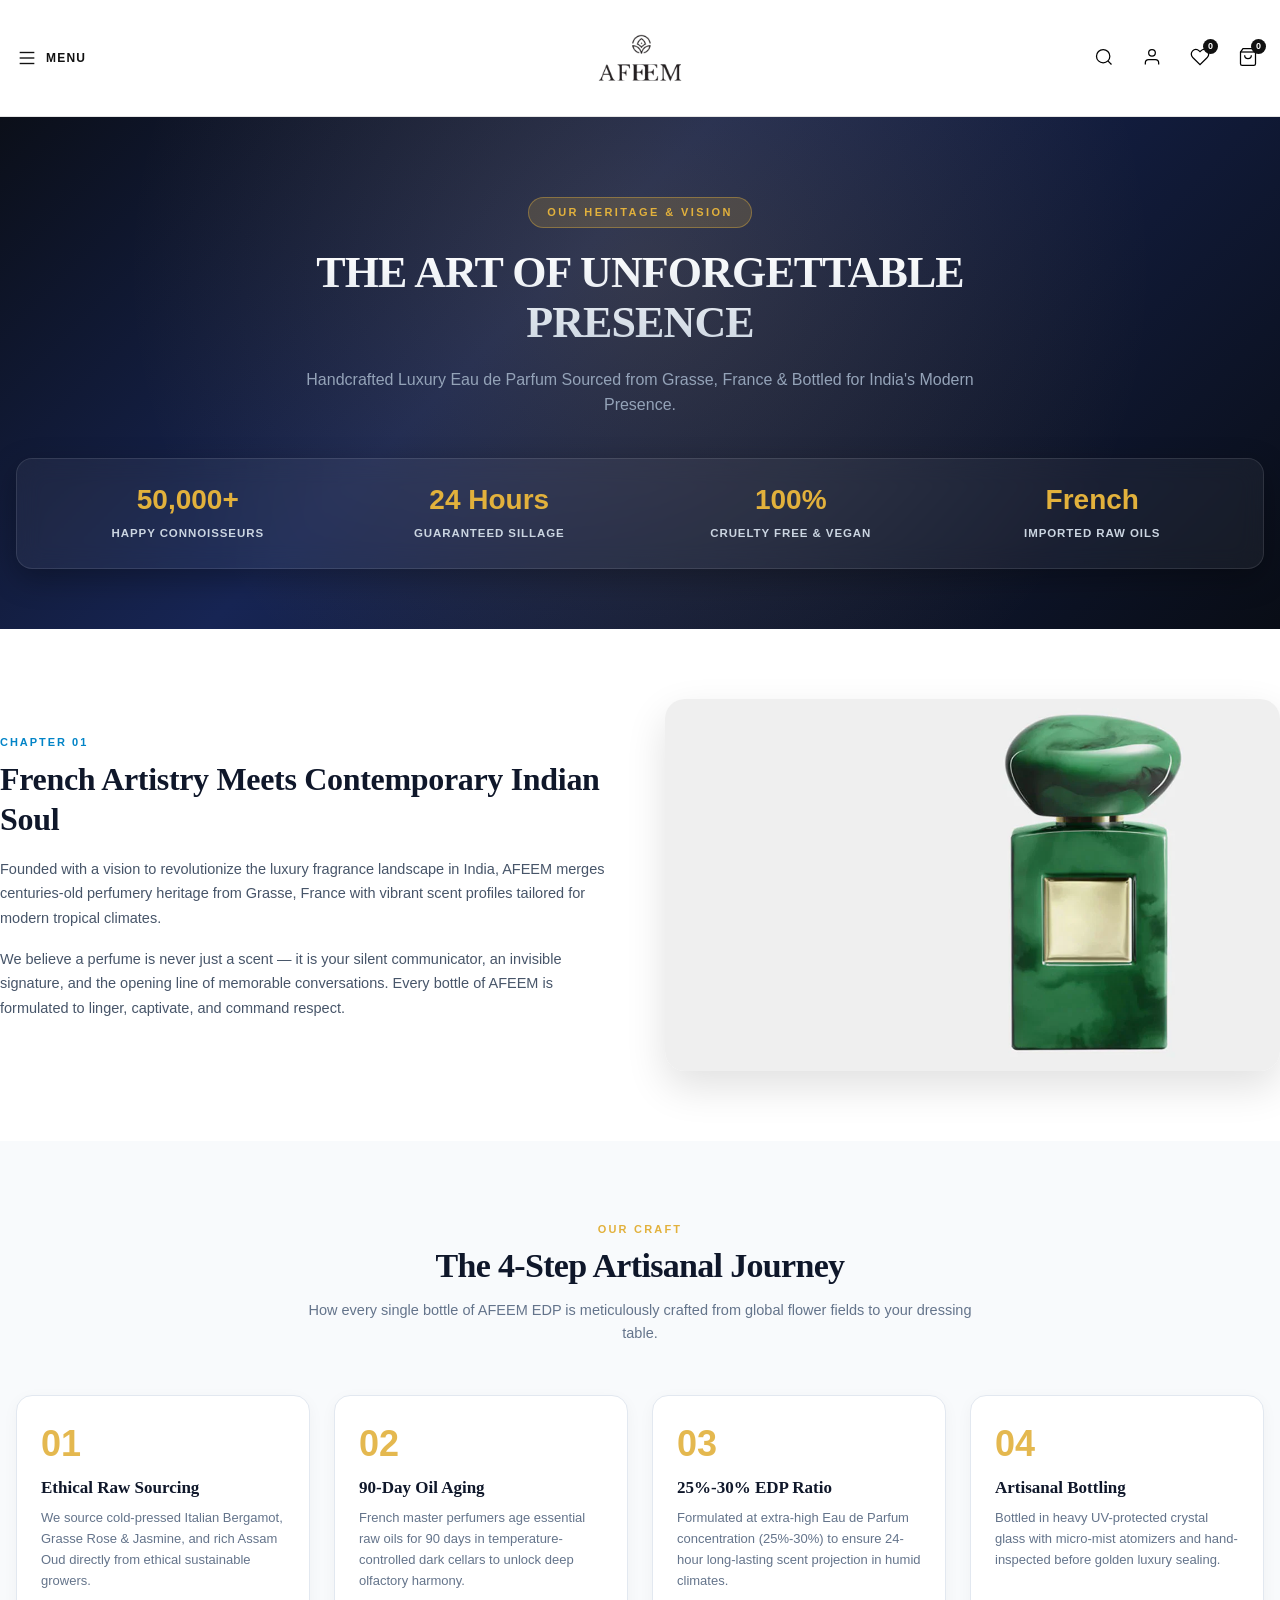
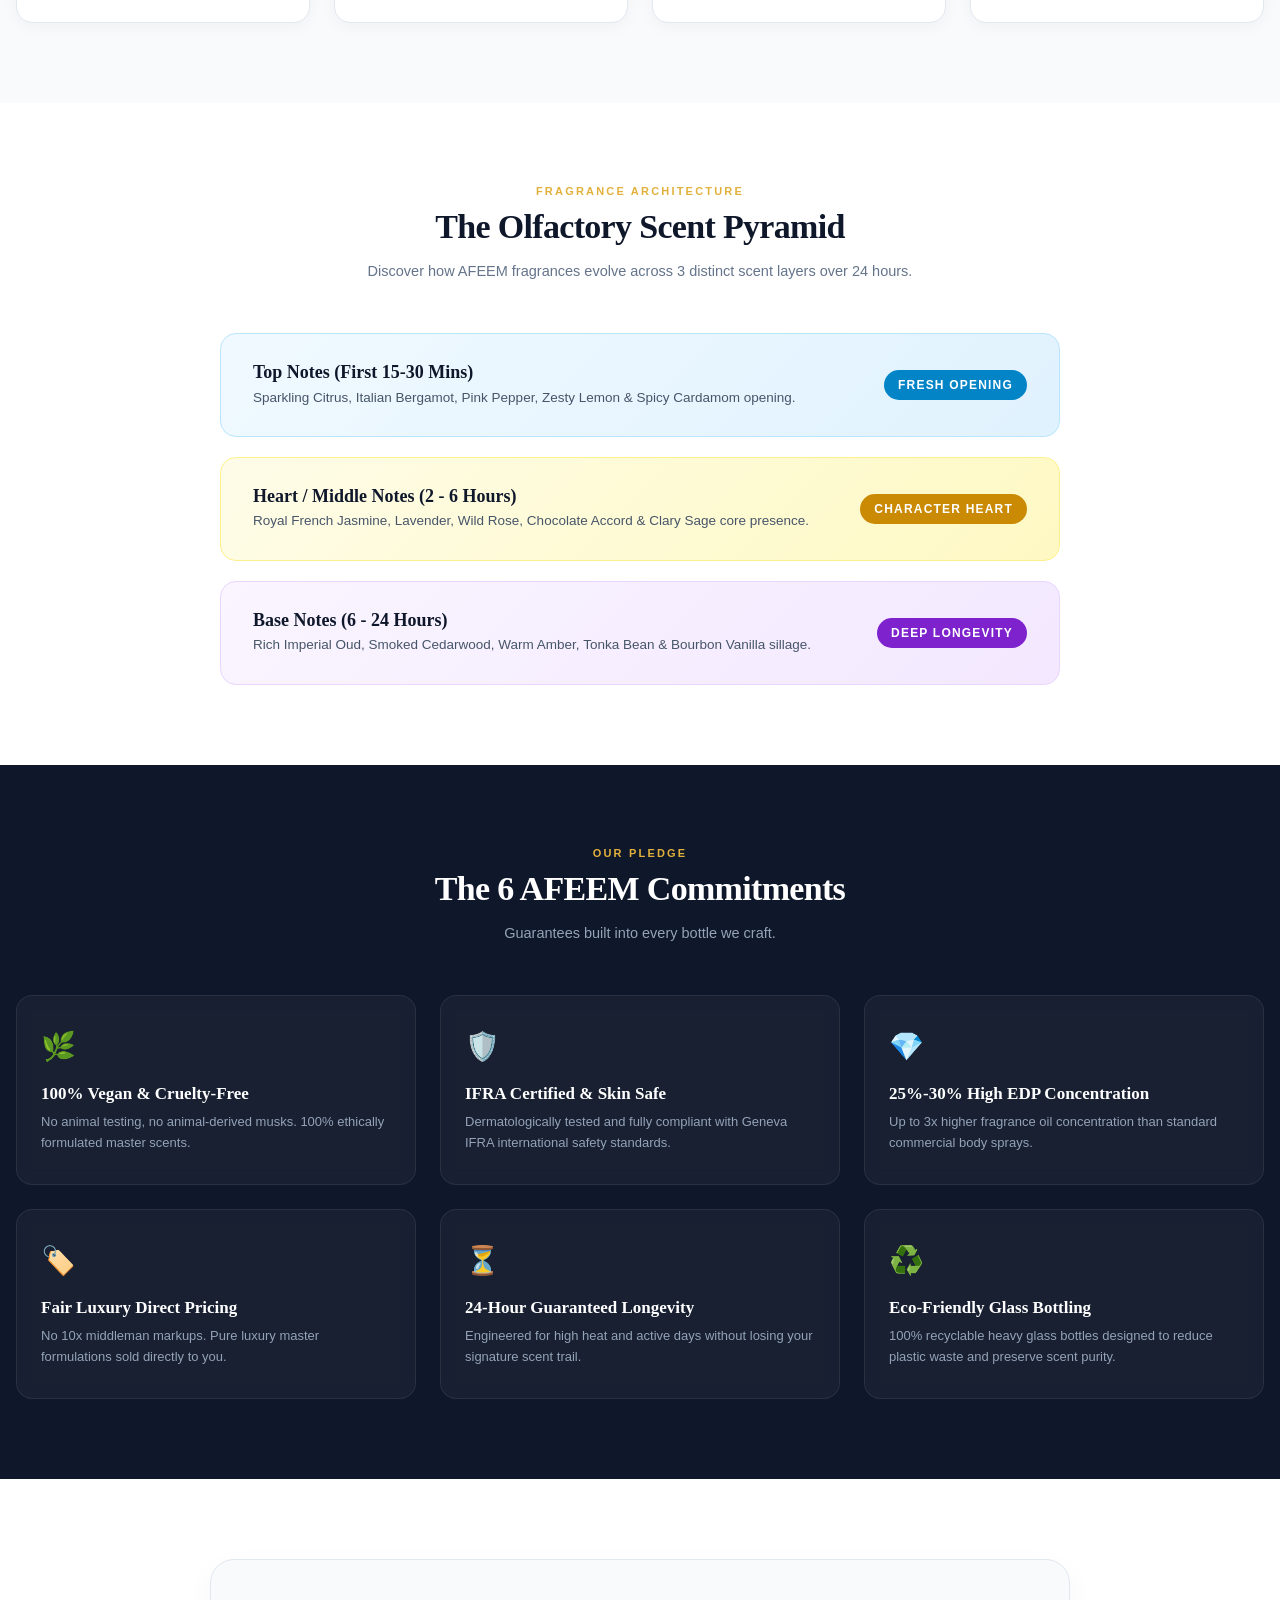
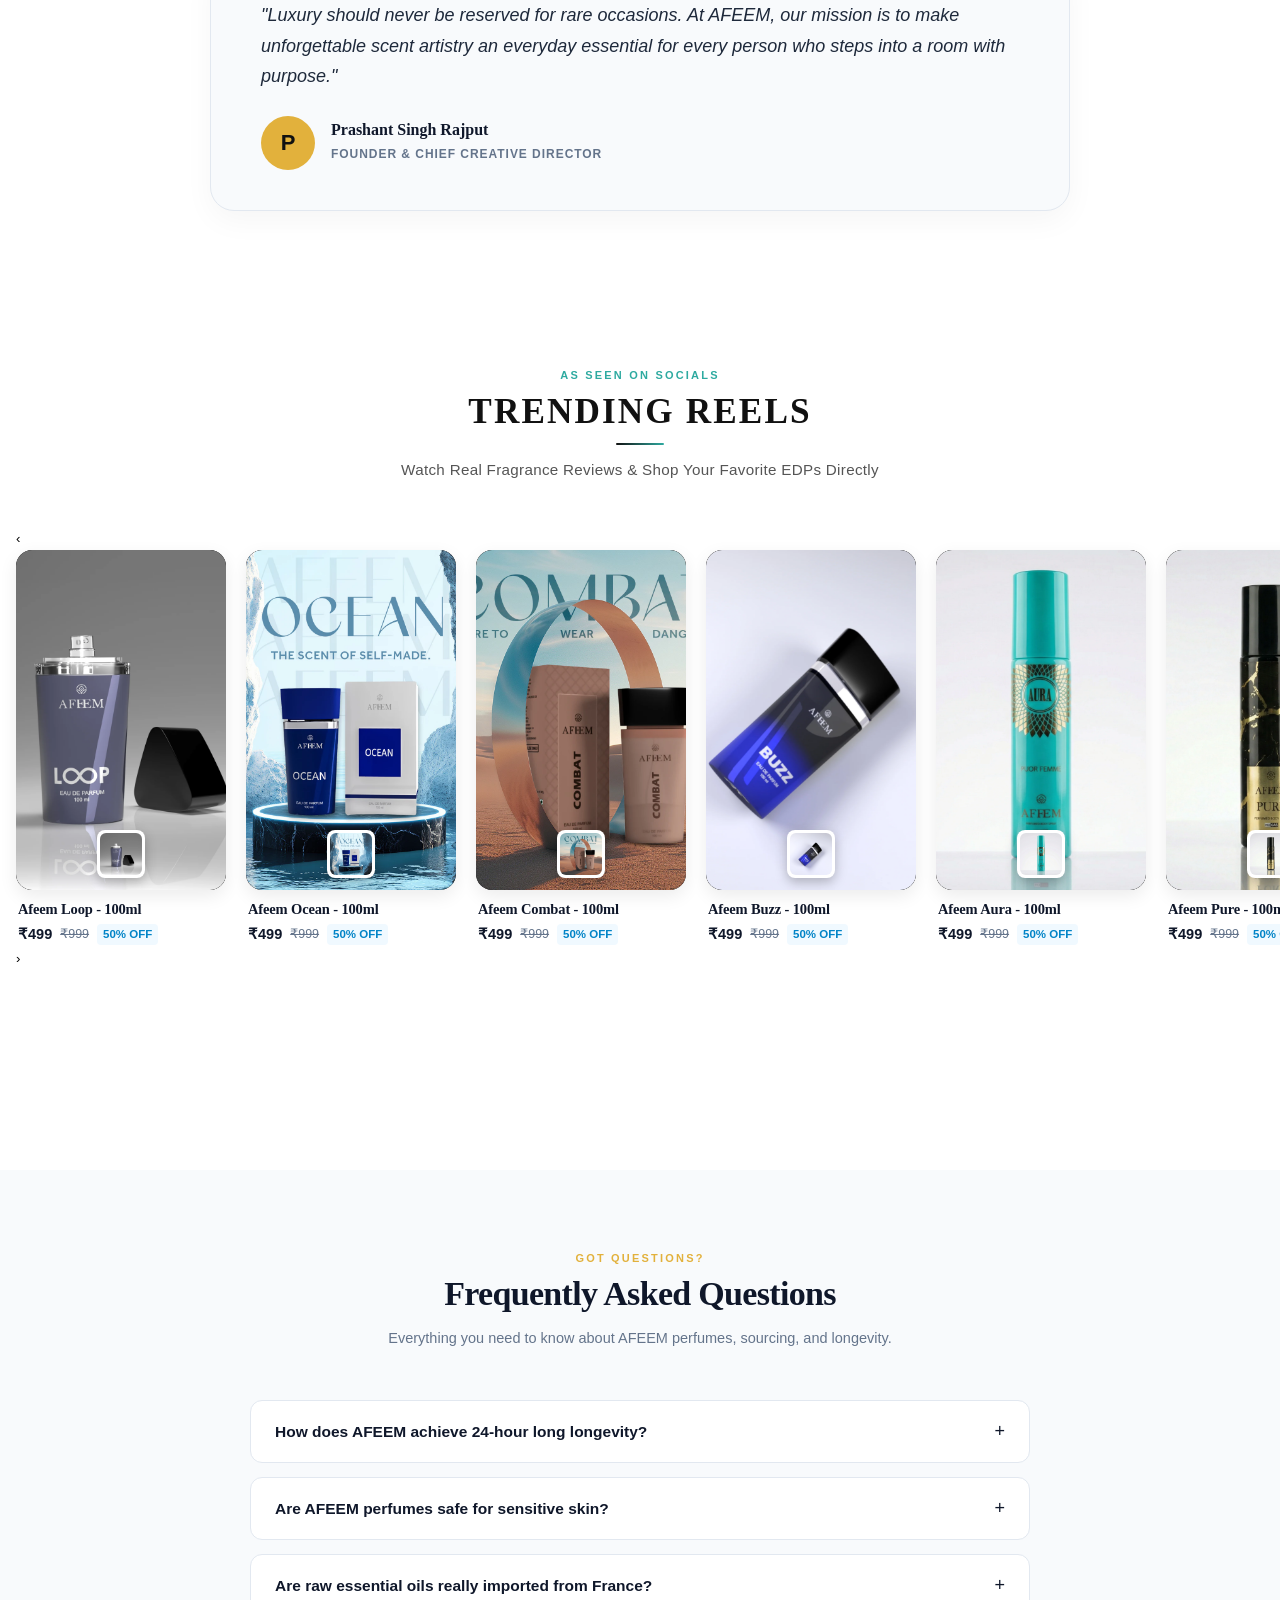
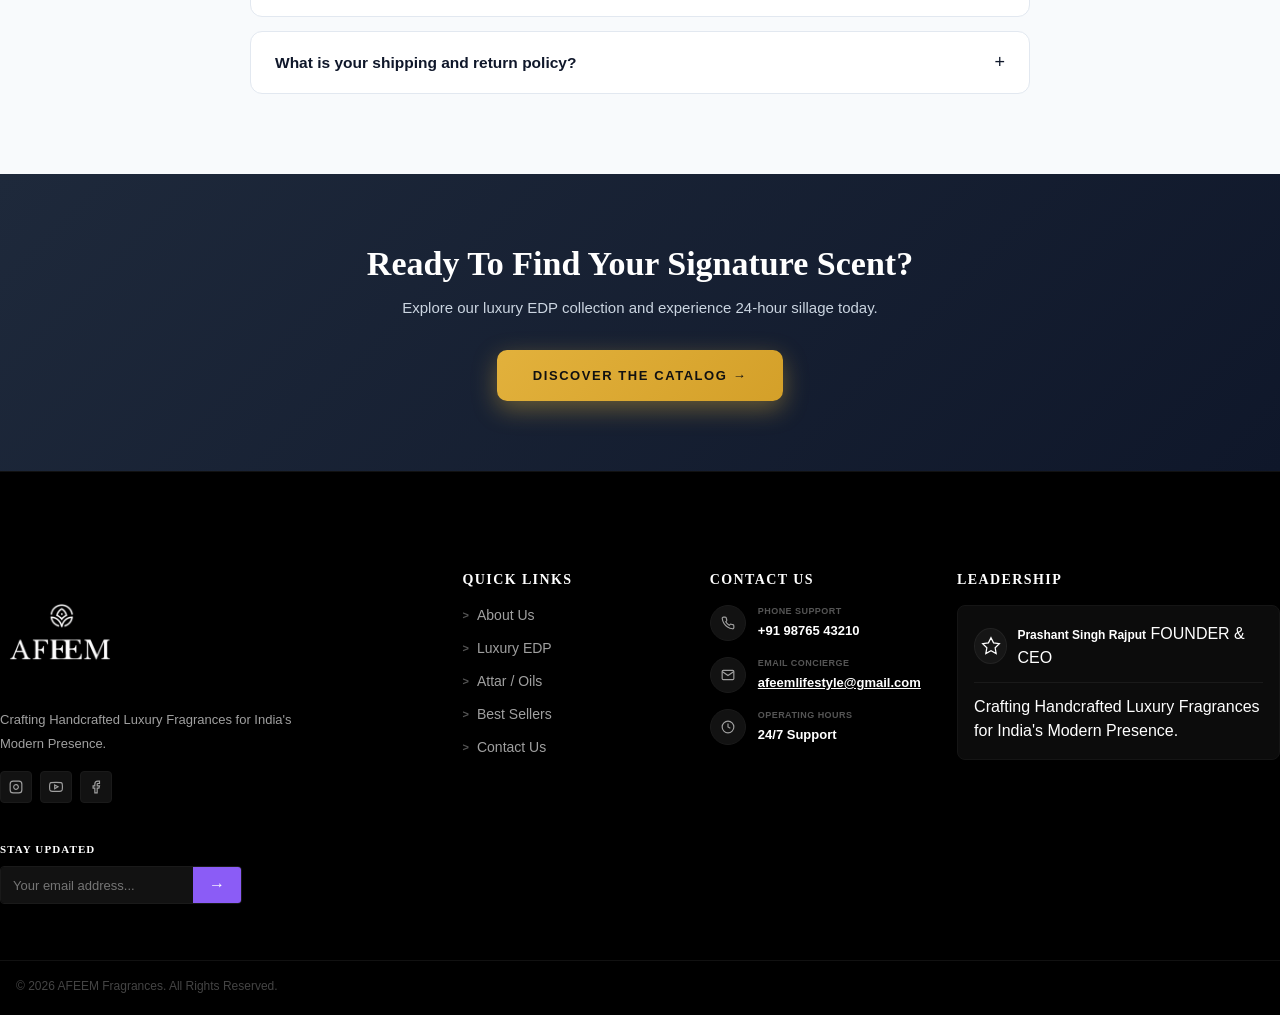
<file: about.html>
<!DOCTYPE html>
<html lang="en">
<head>
    <meta charset="UTF-8">
    <meta name="viewport" content="width=device-width, initial-scale=1.0">
    <meta name="description" content="Discover the story of AFEEM Fragrances - Merging French perfumery heritage from Grasse with modern Indian luxury. 100% Cruelty Free & 24hr duration EDPs.">
    <title>Our Story & Craftsmanship - AFEEM Fragrances</title>
    <!-- Stylesheets -->
    <link rel="stylesheet" href="assets/css/variables.css">
    <link rel="stylesheet" href="assets/css/style.css">
    <link rel="stylesheet" href="assets/css/responsive.css">
</head>
<body>

    <!-- Announcement Top Bar -->
    <div class="topbar" id="announcement-bar">
        <div class="topbar-container">
            <span class="topbar-text">FREE SHIPPING ON ALL ORDERS OVER ₹999 - USE CODE: SHIPFREE</span>
        </div>
    </div>

    <!-- Main Navigation Header -->
    <header class="main-header" id="site-header">
        <div class="header-container">
            <!-- Mobile Menu Toggle (AFEEM Logo on Phone, MENU on Desktop) -->
            <button class="mobile-menu-btn" id="menu-toggle" aria-label="Open navigation menu">
                <svg width="22" height="22" viewBox="0 0 24 24" fill="none" stroke="currentColor" stroke-width="1.5" class="desktop-menu-icon">
                    <line x1="4" y1="6" x2="20" y2="6"></line>
                    <line x1="4" y1="12" x2="20" y2="12"></line>
                    <line x1="4" y1="18" x2="20" y2="18"></line>
                </svg>
                <span class="menu-label-text desktop-menu-text">MENU</span>
                <img src="assets/images/logo/logo.png" alt="AFEEM" class="mobile-menu-brand-logo">
            </button>

            <div class="logo">
                <a href="index.html">
                    <img src="assets/images/logo/logo.png" alt="AFEEM Logo" class="brand-logo-img">
                </a>
            </div>

            <nav class="desktop-nav" aria-label="Main Navigation">
                <ul class="nav-list">
                    <li><a href="index.html" class="nav-link">Home</a></li>
                    <li><a href="shop.html" class="nav-link">Catalog</a></li>
                    <li><a href="about.html" class="nav-link active">About Us</a></li>
                    <li><a href="contact.html" class="nav-link">Contact</a></li>
                </ul>
            </nav>

            <div class="header-actions">
                <button class="action-btn" id="search-trigger" aria-label="Search website">
                    <svg width="20" height="20" viewBox="0 0 24 24" fill="none" stroke="currentColor" stroke-width="1.5">
                        <circle cx="11" cy="11" r="8"></circle>
                        <line x1="21" y1="21" x2="16.65" y2="16.65"></line>
                    </svg>
                </button>
                <button class="action-btn" id="account-trigger" aria-label="Open account drawer">
                    <svg width="20" height="20" viewBox="0 0 24 24" fill="none" stroke="currentColor" stroke-width="1.5">
                        <path d="M20 21v-2a4 4 0 0 0-4-4H8a4 4 0 0 0-4 4v2"></path>
                        <circle cx="12" cy="7" r="4"></circle>
                    </svg>
                </button>
                <button class="action-btn" id="wishlist-trigger" aria-label="Open wishlist drawer">
                    <svg width="20" height="20" viewBox="0 0 24 24" fill="none" stroke="currentColor" stroke-width="1.5">
                        <path d="M20.84 4.61a5.5 5.5 0 0 0-7.78 0L12 5.67l-1.06-1.06a5.5 5.5 0 0 0-7.78 7.78l1.06 1.06L12 21.23l7.78-7.78 1.06-1.06a5.5 5.5 0 0 0 0-7.78z"></path>
                    </svg>
                    <span class="badge-count" id="wishlist-count">0</span>
                </button>
                <button class="action-btn" id="cart-trigger" aria-label="Open shopping cart drawer">
                    <svg width="20" height="20" viewBox="0 0 24 24" fill="none" stroke="currentColor" stroke-width="1.5">
                        <path d="M6 2L3 6v14a2 2 0 0 0 2 2h14a2 2 0 0 0 2-2V6l-3-4z"></path>
                        <line x1="3" y1="6" x2="21" y2="6"></line>
                        <path d="M16 10a4 4 0 0 1-8 0"></path>
                    </svg>
                    <span class="badge-count" id="cart-count">0</span>
                </button>
            </div>
        </div>
    </header>

    <main>
        <!-- SECTION 1: Grand Hero Banner & Stats Bar -->
        <section class="about-hero-banner">
            <div class="container">
                <div class="about-hero-content">
                    <span class="about-hero-tag">OUR HERITAGE & VISION</span>
                    <h1 class="about-hero-title">THE ART OF UNFORGETTABLE PRESENCE</h1>
                    <p class="about-hero-sub">Handcrafted Luxury Eau de Parfum Sourced from Grasse, France & Bottled for India's Modern Presence.</p>
                </div>

                <div class="about-stats-bar">
                    <div class="stat-item">
                        <span class="stat-num">50,000+</span>
                        <span class="stat-lbl">Happy Connoisseurs</span>
                    </div>
                    <div class="stat-item">
                        <span class="stat-num">24 Hours</span>
                        <span class="stat-lbl">Guaranteed Sillage</span>
                    </div>
                    <div class="stat-item">
                        <span class="stat-num">100%</span>
                        <span class="stat-lbl">Cruelty Free & Vegan</span>
                    </div>
                    <div class="stat-item">
                        <span class="stat-num">French</span>
                        <span class="stat-lbl">Imported Raw Oils</span>
                    </div>
                </div>
            </div>
        </section>

        <!-- SECTION 2: Chapter 1 - Origin Story Split -->
        <section class="about-chapter-section container">
            <div class="about-chapter-grid">
                <div class="chapter-text-block">
                    <span class="chapter-badge">CHAPTER 01</span>
                    <h2 class="chapter-title">French Artistry Meets Contemporary Indian Soul</h2>
                    <p class="chapter-text">Founded with a vision to revolutionize the luxury fragrance landscape in India, AFEEM merges centuries-old perfumery heritage from Grasse, France with vibrant scent profiles tailored for modern tropical climates.</p>
                    <p class="chapter-text">We believe a perfume is never just a scent — it is your silent communicator, an invisible signature, and the opening line of memorable conversations. Every bottle of AFEEM is formulated to linger, captivate, and command respect.</p>
                </div>
                <div class="chapter-img-box">
                    <img src="assets/images/banner/promo-1.webp" alt="AFEEM Perfumery Craftsmanship">
                </div>
            </div>
        </section>

        <!-- SECTION 3: Chapter 2 - 4-Step Artisanal Crafting Timeline -->
        <section class="crafting-section">
            <div class="container">
                <div class="section-head-center">
                    <span class="section-head-tag">OUR CRAFT</span>
                    <h2 class="section-head-title">The 4-Step Artisanal Journey</h2>
                    <p class="section-head-desc">How every single bottle of AFEEM EDP is meticulously crafted from global flower fields to your dressing table.</p>
                </div>

                <div class="timeline-grid">
                    <div class="timeline-card">
                        <div class="timeline-num">01</div>
                        <h4>Ethical Raw Sourcing</h4>
                        <p>We source cold-pressed Italian Bergamot, Grasse Rose & Jasmine, and rich Assam Oud directly from ethical sustainable growers.</p>
                    </div>
                    <div class="timeline-card">
                        <div class="timeline-num">02</div>
                        <h4>90-Day Oil Aging</h4>
                        <p>French master perfumers age essential raw oils for 90 days in temperature-controlled dark cellars to unlock deep olfactory harmony.</p>
                    </div>
                    <div class="timeline-card">
                        <div class="timeline-num">03</div>
                        <h4>25%-30% EDP Ratio</h4>
                        <p>Formulated at extra-high Eau de Parfum concentration (25%-30%) to ensure 24-hour long-lasting scent projection in humid climates.</p>
                    </div>
                    <div class="timeline-card">
                        <div class="timeline-num">04</div>
                        <h4>Artisanal Bottling</h4>
                        <p>Bottled in heavy UV-protected crystal glass with micro-mist atomizers and hand-inspected before golden luxury sealing.</p>
                    </div>
                </div>
            </div>
        </section>

        <!-- SECTION 4: Olfactory Scent Pyramid Showcase -->
        <section class="pyramid-section">
            <div class="container">
                <div class="section-head-center">
                    <span class="section-head-tag">FRAGRANCE ARCHITECTURE</span>
                    <h2 class="section-head-title">The Olfactory Scent Pyramid</h2>
                    <p class="section-head-desc">Discover how AFEEM fragrances evolve across 3 distinct scent layers over 24 hours.</p>
                </div>

                <div class="pyramid-container">
                    <div class="pyramid-tier top-notes">
                        <div class="tier-details">
                            <h4>Top Notes (First 15-30 Mins)</h4>
                            <p>Sparkling Citrus, Italian Bergamot, Pink Pepper, Zesty Lemon & Spicy Cardamom opening.</p>
                        </div>
                        <span class="tier-badge">FRESH OPENING</span>
                    </div>

                    <div class="pyramid-tier heart-notes">
                        <div class="tier-details">
                            <h4>Heart / Middle Notes (2 - 6 Hours)</h4>
                            <p>Royal French Jasmine, Lavender, Wild Rose, Chocolate Accord & Clary Sage core presence.</p>
                        </div>
                        <span class="tier-badge">CHARACTER HEART</span>
                    </div>

                    <div class="pyramid-tier base-notes">
                        <div class="tier-details">
                            <h4>Base Notes (6 - 24 Hours)</h4>
                            <p>Rich Imperial Oud, Smoked Cedarwood, Warm Amber, Tonka Bean & Bourbon Vanilla sillage.</p>
                        </div>
                        <span class="tier-badge">DEEP LONGEVITY</span>
                    </div>
                </div>
            </div>
        </section>

        <!-- SECTION 5: 6 Core Brand Pillars Grid -->
        <section class="pillars-section">
            <div class="container">
                <div class="section-head-center">
                    <span class="section-head-tag">OUR PLEDGE</span>
                    <h2 class="section-head-title">The 6 AFEEM Commitments</h2>
                    <p class="section-head-desc">Guarantees built into every bottle we craft.</p>
                </div>

                <div class="pillars-grid">
                    <div class="pillar-card">
                        <span class="pillar-icon">🌿</span>
                        <h4>100% Vegan & Cruelty-Free</h4>
                        <p>No animal testing, no animal-derived musks. 100% ethically formulated master scents.</p>
                    </div>
                    <div class="pillar-card">
                        <span class="pillar-icon">🛡️</span>
                        <h4>IFRA Certified & Skin Safe</h4>
                        <p>Dermatologically tested and fully compliant with Geneva IFRA international safety standards.</p>
                    </div>
                    <div class="pillar-card">
                        <span class="pillar-icon">💎</span>
                        <h4>25%-30% High EDP Concentration</h4>
                        <p>Up to 3x higher fragrance oil concentration than standard commercial body sprays.</p>
                    </div>
                    <div class="pillar-card">
                        <span class="pillar-icon">🏷️</span>
                        <h4>Fair Luxury Direct Pricing</h4>
                        <p>No 10x middleman markups. Pure luxury master formulations sold directly to you.</p>
                    </div>
                    <div class="pillar-card">
                        <span class="pillar-icon">⏳</span>
                        <h4>24-Hour Guaranteed Longevity</h4>
                        <p>Engineered for high heat and active days without losing your signature scent trail.</p>
                    </div>
                    <div class="pillar-card">
                        <span class="pillar-icon">♻️</span>
                        <h4>Eco-Friendly Glass Bottling</h4>
                        <p>100% recyclable heavy glass bottles designed to reduce plastic waste and preserve scent purity.</p>
                    </div>
                </div>
            </div>
        </section>

        <!-- SECTION 6: Founder & Leadership Commitment -->
        <section class="founder-section">
            <div class="container">
                <div class="founder-card">
                    <div class="founder-quote">
                        "Luxury should never be reserved for rare occasions. At AFEEM, our mission is to make unforgettable scent artistry an everyday essential for every person who steps into a room with purpose."
                    </div>
                    <div class="founder-meta">
                        <div class="founder-avatar">P</div>
                        <div>
                            <h4 class="founder-name">Prashant Singh Rajput</h4>
                            <span class="founder-role">Founder & Chief Creative Director</span>
                        </div>
                    </div>
                </div>
            </div>
        </section>

        <!-- SECTION 7: Shoppable Video Reels Section -->
        <section class="shoppable-reels-section">
            <div class="container">
                <div class="afeem-section-header">
                    <span class="section-tag">AS SEEN ON SOCIALS</span>
                    <h2 class="afeem-section-title">TRENDING REELS</h2>
                    <div class="afeem-heading-line"></div>
                    <p class="afeem-section-subtitle">Watch Real Fragrance Reviews & Shop Your Favorite EDPs Directly</p>
                </div>
                
                <div class="reels-carousel-container">
                    <button class="reels-nav-btn prev-btn" onclick="scrollReelsCarousel(-1)" aria-label="Scroll reels left">&lsaquo;</button>
                    <div class="reels-carousel-track" id="reels-carousel-track">
                        <!-- JavaScript dynamically injects reels cards -->
                    </div>
                    <button class="reels-nav-btn next-btn" onclick="scrollReelsCarousel(1)" aria-label="Scroll reels right">&rsaquo;</button>
                </div>
            </div>
        </section>

        <!-- SECTION 8: Brand FAQ Accordion -->
        <section class="faq-section">
            <div class="container">
                <div class="section-head-center">
                    <span class="section-head-tag">GOT QUESTIONS?</span>
                    <h2 class="section-head-title">Frequently Asked Questions</h2>
                    <p class="section-head-desc">Everything you need to know about AFEEM perfumes, sourcing, and longevity.</p>
                </div>

                <div class="faq-accordion">
                    <div class="faq-item">
                        <button class="faq-question" onclick="toggleFaq(this)">
                            <span>How does AFEEM achieve 24-hour long longevity?</span>
                            <span class="faq-toggle-icon">+</span>
                        </button>
                        <div class="faq-answer">
                            AFEEM uses extra-high 25%-30% Eau de Parfum (EDP) oil concentration sourced directly from Grasse, France. Combined with our 90-day dark cellar oil aging process, the base notes (Oud, Amber, Vanilla) bind securely to skin pores and clothing fibers for all-day sillage.
                        </div>
                    </div>

                    <div class="faq-item">
                        <button class="faq-question" onclick="toggleFaq(this)">
                            <span>Are AFEEM perfumes safe for sensitive skin?</span>
                            <span class="faq-toggle-icon">+</span>
                        </button>
                        <div class="faq-answer">
                            Yes! All AFEEM formulations are 100% dermatologically tested, paraben-free, phthalate-free, and fully compliant with Geneva International Fragrance Association (IFRA) safety standards.
                        </div>
                    </div>

                    <div class="faq-item">
                        <button class="faq-question" onclick="toggleFaq(this)">
                            <span>Are raw essential oils really imported from France?</span>
                            <span class="faq-toggle-icon">+</span>
                        </button>
                        <div class="faq-answer">
                            Absolutely. Our primary floral and citrus essential oil concentrates are crafted and imported from historical perfumeries in Grasse, France, while our rare resinous Ouds are sourced ethically from Assam.
                        </div>
                    </div>

                    <div class="faq-item">
                        <button class="faq-question" onclick="toggleFaq(this)">
                            <span>What is your shipping and return policy?</span>
                            <span class="faq-toggle-icon">+</span>
                        </button>
                        <div class="faq-answer">
                            We offer Free Shipping on all orders over ₹999 with 2-4 day express delivery across India. If your package arrives damaged or missing, our 24/7 Concierge concierge team replaces it hassle-free.
                        </div>
                    </div>
                </div>
            </div>
        </section>

        <!-- SECTION 9: Grand Gold CTA Banner -->
        <section class="about-cta-section">
            <div class="container">
                <h2 class="cta-title">Ready To Find Your Signature Scent?</h2>
                <p class="cta-sub">Explore our luxury EDP collection and experience 24-hour sillage today.</p>
                <a href="shop.html" class="btn-about-gold-cta">DISCOVER THE CATALOG &rarr;</a>
            </div>
        </section>

    </main>

    <!-- Site Footer -->
    <footer class="main-footer">
        <div class="footer-container container">
            <!-- Column 1: Brand & Socials & Newsletter -->
            <div class="footer-brand-col">
                <img src="assets/images/logo/logo-white.png" alt="AFEEM Logo" class="footer-logo-img">
                <p class="footer-about-text">Crafting Handcrafted Luxury Fragrances for India's Modern Presence.</p>
                
                <!-- Social media buttons -->
                <div class="footer-social-icons">
                    <a href="https://www.instagram.com/whiffofafeem" target="_blank" rel="noopener" class="social-icon-box" aria-label="Instagram">
                        <svg width="14" height="14" viewBox="0 0 24 24" fill="none" stroke="currentColor" stroke-width="2">
                            <rect x="2" y="2" width="20" height="20" rx="5" ry="5"></rect>
                            <path d="M16 11.37A4 4 0 1 1 12.63 8 4 4 0 0 1 16 11.37z"></path>
                            <line x1="17.5" y1="6.5" x2="17.51" y2="6.5"></line>
                        </svg>
                    </a>
                    <a href="https://www.youtube.com/@whiffofafeem" target="_blank" rel="noopener" class="social-icon-box" aria-label="YouTube">
                        <svg width="14" height="14" viewBox="0 0 24 24" fill="none" stroke="currentColor" stroke-width="2">
                            <path d="M22.54 6.42a2.78 2.78 0 0 0-1.94-2C18.88 4 12 4 12 4s-6.88 0-8.6.46a2.78 2.78 0 0 0-1.94 2A29 29 0 0 0 1 11.75a29 29 0 0 0 .46 5.33A2.78 2.78 0 0 0 3.4 19c1.72.46 8.6.46 8.6.46s6.88 0 8.6-.46a2.78 2.78 0 0 0 1.94-2 29 29 0 0 0 .46-5.25 29 29 0 0 0-.46-5.33z"></path>
                            <polygon points="9.75 15.02 15.5 11.75 9.75 8.48 9.75 15.02"></polygon>
                        </svg>
                    </a>
                    <a href="https://www.facebook.com/whiffofafeem" target="_blank" rel="noopener" class="social-icon-box" aria-label="Facebook">
                        <svg width="14" height="14" viewBox="0 0 24 24" fill="none" stroke="currentColor" stroke-width="2">
                            <path d="M18 2h-3a5 5 0 0 0-5 5v3H7v4h3v8h4v-8h3l1-4h-4V7a1 1 0 0 1 1-1h3z"></path>
                        </svg>
                    </a>
                </div>

                <!-- Newsletter signup -->
                <div class="footer-newsletter-section">
                    <h5 class="newsletter-sub-title">STAY UPDATED</h5>
                    <form class="footer-newsletter-form">
                        <input type="email" placeholder="Your email address..." required>
                        <button type="submit" aria-label="Subscribe">&rarr;</button>
                    </form>
                </div>
            </div>
            
            <!-- Column 2: Quick Links -->
            <div class="footer-links-col">
                <h4 class="footer-title">QUICK LINKS</h4>
                <ul class="footer-links-arrow">
                    <li><a href="about.html"><span class="caret-arrow">&gt;</span> About Us</a></li>
                    <li><a href="shop.html"><span class="caret-arrow">&gt;</span> Luxury EDP</a></li>
                    <li><a href="shop.html"><span class="caret-arrow">&gt;</span> Attar / Oils</a></li>
                    <li><a href="shop.html"><span class="caret-arrow">&gt;</span> Best Sellers</a></li>
                    <li><a href="contact.html"><span class="caret-arrow">&gt;</span> Contact Us</a></li>
                </ul>
            </div>

            <!-- Column 3: Contact Us -->
            <div class="footer-links-col">
                <h4 class="footer-title">CONTACT US</h4>
                <div class="footer-contacts-list">
                    <!-- Phone Support -->
                    <div class="contact-info-row">
                        <div class="contact-circle-icon">
                            <svg width="14" height="14" viewBox="0 0 24 24" fill="none" stroke="currentColor" stroke-width="2">
                                <path d="M22 16.92v3a2 2 0 0 1-2.18 2 19.79 19.79 0 0 1-8.63-3.07 19.5 19.5 0 0 1-6-6 19.79 19.79 0 0 1-3.07-8.67A2 2 0 0 1 4.11 2h3a2 2 0 0 1 2 1.72 12.84 12.84 0 0 0 .7 2.81 2 2 0 0 1-.45 2.11L8.09 9.91a16 16 0 0 0 6 6l1.27-1.27a2 2 0 0 1 2.11-.45 12.84 12.84 0 0 0 2.81.7A2 2 0 0 1 22 16.92z"></path>
                            </svg>
                        </div>
                        <div class="contact-text-meta">
                            <span class="contact-row-title">PHONE SUPPORT</span>
                            <span class="contact-row-value"><a href="tel:+919876543210" style="color: inherit; text-decoration: none;">+91 98765 43210</a></span>
                        </div>
                    </div>
                    <!-- Email Support -->
                    <div class="contact-info-row">
                        <div class="contact-circle-icon">
                            <svg width="14" height="14" viewBox="0 0 24 24" fill="none" stroke="currentColor" stroke-width="2">
                                <path d="M4 4h16c1.1 0 2 .9 2 2v12c0 1.1-.9 2-2 2H4c-1.1 0-2-.9-2-2V6c0-1.1.9-2 2-2z"></path>
                                <polyline points="22,6 12,13 2,6"></polyline>
                            </svg>
                        </div>
                        <div class="contact-text-meta">
                            <span class="contact-row-title">EMAIL CONCIERGE</span>
                            <span class="contact-row-value"><a href="mailto:afeemlifestyle@gmail.com" style="color: #ffffff !important; text-decoration: underline;">afeemlifestyle@gmail.com</a></span>
                        </div>
                    </div>
                    <!-- Operating Hours -->
                    <div class="contact-info-row">
                        <div class="contact-circle-icon">
                            <svg width="14" height="14" viewBox="0 0 24 24" fill="none" stroke="currentColor" stroke-width="2">
                                <circle cx="12" cy="12" r="10"></circle>
                                <polyline points="12 6 12 12 16 14"></polyline>
                            </svg>
                        </div>
                        <div class="contact-text-meta">
                            <span class="contact-row-title">OPERATING HOURS</span>
                            <span class="contact-row-value">24/7 Support</span>
                        </div>
                    </div>
                </div>
            </div>

            <!-- Column 4: Leadership Card -->
            <div class="footer-links-col">
                <h4 class="footer-title">LEADERSHIP</h4>
                <div class="leadership-card">
                    <div class="leadership-profile-row">
                        <div class="leadership-avatar">
                            <svg width="20" height="20" viewBox="0 0 24 24" fill="none" stroke="currentColor" stroke-width="1.5">
                                <path d="M12 2L15.09 8.26L22 9.27L17 14.14L18.18 21.02L12 17.77L5.82 21.02L7 14.14L2 9.27L8.91 8.26L12 2Z"></path>
                            </svg>
                        </div>
                        <div class="leadership-text-meta">
                            <span class="leadership-name">Prashant Singh Rajput</span>
                            <span class="leadership-role">FOUNDER & CEO</span>
                        </div>
                    </div>
                    <p class="leadership-bio">Crafting Handcrafted Luxury Fragrances for India's Modern Presence.</p>
                </div>
            </div>
        </div>

        <div class="footer-bottom text-center">
            <div class="container">
                <p>&copy; 2026 AFEEM Fragrances. All Rights Reserved.</p>
            </div>
        </div>
    </footer>

    <!-- INTERACTIVE SIDE DRAWERS & MODALS (Universal on all pages) -->

    <!-- Mobile Navigation Drawer -->
    <aside class="drawer drawer-left" id="mobile-menu-drawer" aria-hidden="true">
        <div class="drawer-overlay" data-close></div>
        <div class="drawer-content">
            <div class="drawer-header">
                <span class="drawer-title">MENU</span>
                <button class="drawer-close" aria-label="Close menu">&times;</button>
            </div>
            <div class="drawer-body">
                <ul class="mobile-nav-list">
                    <li><a href="index.html">Home</a></li>
                    <li><a href="shop.html">Catalog</a></li>
                    <li><a href="about.html" class="active">About Us</a></li>
                    <li><a href="contact.html">Contact</a></li>
                </ul>
            </div>
        </div>
    </aside>

    <!-- Shopping Cart Drawer -->
    <aside class="drawer drawer-right" id="cart-drawer" aria-hidden="true">
        <div class="drawer-overlay" data-close></div>
        <div class="drawer-content">
            <div class="drawer-header">
                <span class="drawer-title">YOUR SHOPPING BAG (<span id="cart-drawer-count">0</span>)</span>
                <button class="drawer-close" aria-label="Close cart">&times;</button>
            </div>
            <div class="drawer-body" id="cart-drawer-body">
                <div class="drawer-empty-state" id="cart-empty-state">
                    <p>Your shopping bag is empty</p>
                    <a href="shop.html" class="btn btn-primary">Go to the shop</a>
                </div>
                <div class="drawer-items-list hidden" id="cart-items-container"></div>
            </div>
            <div class="drawer-footer hidden" id="cart-drawer-footer"></div>
        </div>
    </aside>

    <!-- Search Slide-down Panel Overlay -->
    <aside class="search-overlay" id="search-panel" aria-hidden="true">
        <div class="search-overlay-bg" data-close></div>
        <div class="search-container">
            <div class="search-header">
                <h3 class="search-title">Search Our Store</h3>
                <button class="search-close" id="search-close-btn" aria-label="Close search">&times;</button>
            </div>
            <div class="search-body">
                <form class="search-form" id="search-panel-form">
                    <input type="search" placeholder="Search for fragrances, scents..." required id="search-input">
                    <button type="submit" class="search-submit-btn" aria-label="Submit search">
                        <svg width="20" height="20" viewBox="0 0 24 24" fill="none" stroke="currentColor" stroke-width="1.5">
                            <circle cx="11" cy="11" r="8"></circle>
                            <line x1="21" y1="21" x2="16.65" y2="16.65"></line>
                        </svg>
                    </button>
                </form>
                <div class="search-results-preview" id="search-results-preview"></div>
            </div>
        </div>
    </aside>

    <!-- Wishlist Drawer -->
    <aside class="drawer drawer-right" id="wishlist-drawer" aria-hidden="true">
        <div class="drawer-overlay" data-close></div>
        <div class="drawer-content">
            <div class="drawer-header">
                <span class="drawer-title">YOUR WISHLIST</span>
                <button class="drawer-close" aria-label="Close wishlist">&times;</button>
            </div>
            <div class="drawer-body" id="wishlist-drawer-body">
                <div class="drawer-empty-state" id="wishlist-empty-state">
                    <p>Your wishlist is empty</p>
                    <a href="shop.html" class="btn btn-primary">Discover Fragrances</a>
                </div>
                <div class="drawer-items-list hidden" id="wishlist-items-container"></div>
            </div>
            <div class="drawer-footer hidden" id="wishlist-drawer-footer"></div>
        </div>
    </aside>

    <!-- Login/Register / Recovery Account Drawer -->
    <aside class="drawer drawer-right" id="account-drawer" aria-hidden="true">
        <div class="drawer-overlay" data-close></div>
        <div class="drawer-content">
            <div class="drawer-header">
                <span class="drawer-title" id="account-drawer-title">Login</span>
                <button class="drawer-close" aria-label="Close account">&times;</button>
            </div>
            
            <div class="drawer-body">
                <!-- Login Panel -->
                <div class="account-panel active" id="panel-login">
                    <h3>Great to have you back!</h3>
                    <form class="account-form" id="login-form">
                        <div class="form-group">
                            <label for="login-email">Email Address *</label>
                            <input type="email" id="login-email" required>
                        </div>
                        <div class="form-group">
                            <label for="login-password">Password *</label>
                            <input type="password" id="login-password" required>
                        </div>
                        <button type="submit" class="btn btn-primary btn-block">Sign In</button>
                        <div class="form-helper">
                            <a href="#" class="switch-panel-btn" data-target="panel-recover">Forgot your password?</a>
                            <a href="#" class="switch-panel-btn" data-target="panel-register">Register now</a>
                        </div>
                    </form>
                </div>

                <!-- Registration Panel -->
                <div class="account-panel" id="panel-register">
                    <h3>Create an Account</h3>
                    <form class="account-form" id="register-form">
                        <div class="form-group">
                            <label for="register-name">Full Name</label>
                            <input type="text" id="register-name" required>
                        </div>
                        <div class="form-group">
                            <label for="register-email">Email Address *</label>
                            <input type="email" id="register-email" required>
                        </div>
                        <div class="form-group">
                            <label for="register-password">Password *</label>
                            <input type="password" id="register-password" required>
                        </div>
                        <button type="submit" class="btn btn-primary btn-block">Register</button>
                        <div class="form-helper">
                            <a href="#" class="switch-panel-btn" data-target="panel-login">Back to login</a>
                        </div>
                    </form>
                </div>

                <!-- Password Recovery Panel -->
                <div class="account-panel" id="panel-recover">
                    <h3>Reset your password</h3>
                    <p class="panel-subtitle">We will send you an email to reset your password.</p>
                    <form class="account-form" id="recover-form">
                        <div class="form-group">
                            <label for="recover-email">Email Address *</label>
                            <input type="email" id="recover-email" required>
                        </div>
                        <button type="submit" class="btn btn-primary btn-block">Submit</button>
                        <div class="form-helper">
                            <a href="#" class="switch-panel-btn" data-target="panel-login">Cancel</a>
                        </div>
                    </form>
                </div>
            </div>
        </div>
    </aside>

    <!-- Quick View Modal -->
    <div class="modal" id="quickview-modal" aria-hidden="true">
        <div class="modal-overlay" data-close></div>
        <div class="modal-container">
            <button class="modal-close" aria-label="Close dialog">&times;</button>
            <div class="modal-content" id="quickview-modal-content"></div>
        </div>
    </div>

    <!-- Shoppable Reel Lightbox Split Modal -->
    <div class="shoppable-reel-modal" id="shoppable-reel-modal" aria-hidden="true">
        <div class="reel-modal-overlay" onclick="closeReelModal()"></div>
        <div class="reel-modal-dialog">
            <button class="reel-modal-close" onclick="closeReelModal()" aria-label="Close Modal">&times;</button>
            <div class="reel-modal-body">
                <!-- Left: Full Height Reel Video Panel -->
                <div class="reel-video-panel">
                    <div id="reel-video-frame-container" style="width:100%; height:100%; position:relative; overflow:hidden;"></div>
                    <button class="reel-sound-toggle" id="reel-sound-toggle" onclick="toggleReelModalSound()" aria-label="Toggle Sound">
                        <span id="reel-sound-icon">🔊</span>
                    </button>
                    <!-- Video Overlay Share Redirect Button (Bottom Right) -->
                    <button class="reel-video-share-btn" id="reel-video-share-btn" aria-label="Share Video" title="Open Video Link">
                        <svg width="18" height="18" viewBox="0 0 24 24" fill="none" stroke="currentColor" stroke-width="2"><circle cx="18" cy="5" r="3"></circle><circle cx="6" cy="12" r="3"></circle><circle cx="18" cy="19" r="3"></circle><line x1="8.59" y1="13.51" x2="15.42" y2="17.49"></line><line x1="15.41" y1="6.51" x2="8.59" y2="10.49"></line></svg>
                    </button>
                </div>
                <!-- Right: Product Card Panel -->
                <div class="reel-product-panel">
                    <!-- Wishlist Heart Button Directly Below Close (X) Button -->
                    <button class="reel-panel-wishlist-top-btn" id="reel-modal-panel-wishlist-btn" aria-label="Add to Wishlist" title="Add to Wishlist">
                        <svg width="18" height="18" viewBox="0 0 24 24" fill="none" stroke="currentColor" stroke-width="2"><path d="M20.84 4.61a5.5 5.5 0 0 0-7.78 0L12 5.67l-1.06-1.06a5.5 5.5 0 0 0-7.78 7.78l1.06 1.06L12 21.23l7.78-7.78 1.06-1.06a5.5 5.5 0 0 0 0-7.78z"></path></svg>
                    </button>
                    <div class="reel-product-img-box">
                        <img id="reel-modal-prod-img" src="assets/images/products/loop-1.webp" alt="Product Image">
                    </div>
                    <h3 class="reel-prod-title" id="reel-modal-prod-title">Afeem Golden Oud - 100ml</h3>
                    <div class="reel-prod-price-row">
                        <span class="reel-price-current" id="reel-modal-prod-price">₹499</span>
                        <span class="reel-price-strike" id="reel-modal-prod-strike">₹999</span>
                        <span class="reel-price-discount" id="reel-modal-prod-discount">50% OFF</span>
                    </div>
                    <p class="reel-prod-desc" id="reel-modal-prod-desc">GILDED. GRAND. GLORIOUS. Quiet luxury and effortlessly premium handcrafted EDP.</p>
                    <div class="reel-modal-actions">
                        <button class="btn-reel-add-cart" id="reel-modal-add-cart-btn">ADD TO CART</button>
                        <a href="#" class="btn-reel-view-product" id="reel-modal-view-prod-btn">VIEW PRODUCT ➔</a>
                    </div>
                </div>
            </div>
        </div>
    </div>

    <!-- Scripts -->
    <script src="assets/js/menu.js" defer></script>
    <script src="assets/js/product.js" defer></script>
    <script src="assets/js/app.js" defer></script>
    <script>
        function toggleFaq(btn) {
            const item = btn.parentElement;
            item.classList.toggle('active');
        }
    </script>
</body>
</html>
</file>
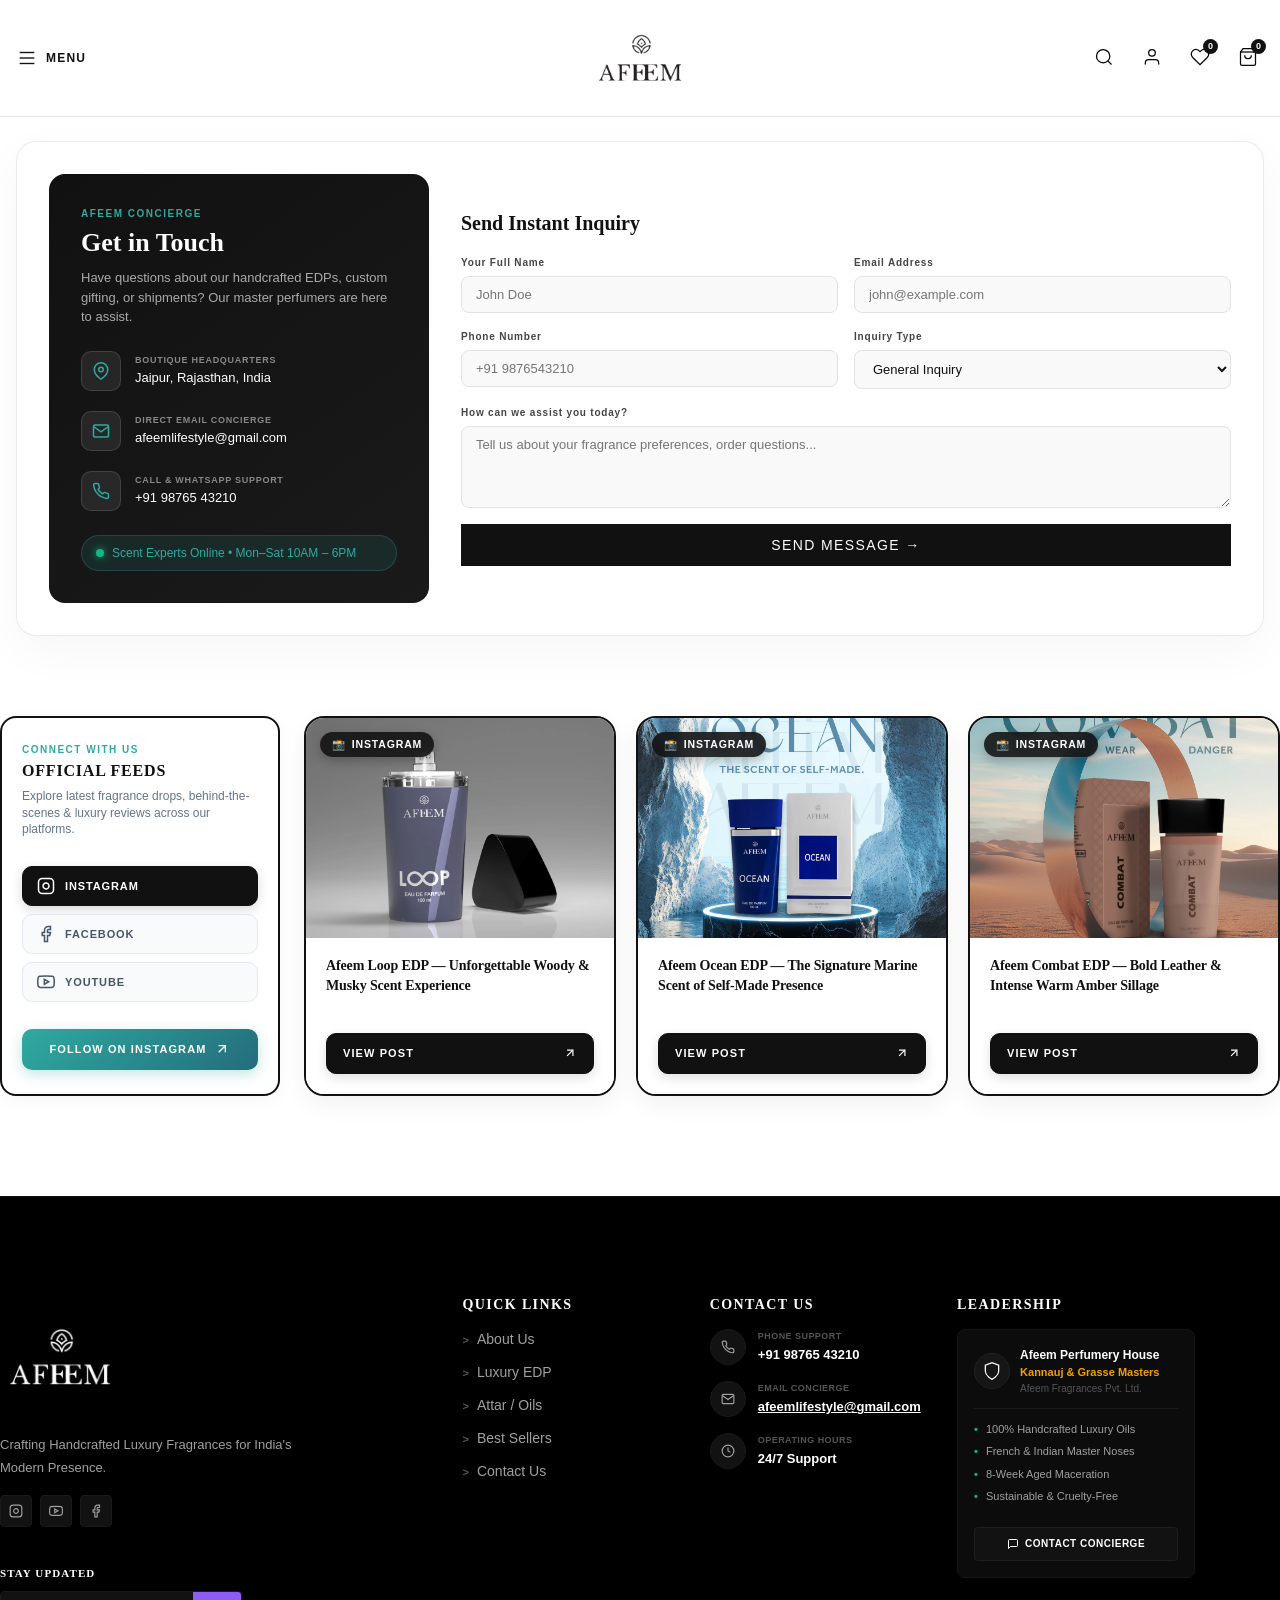
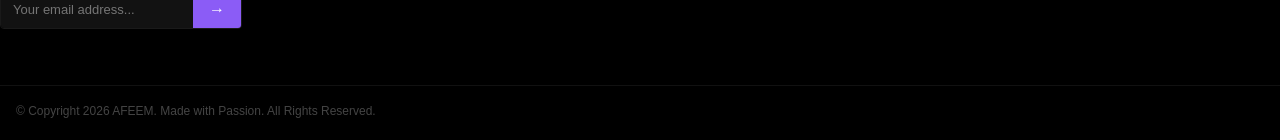
<file: contact.html>
<!DOCTYPE html>
<html lang="en">
<head>
    <meta charset="UTF-8">
    <meta name="viewport" content="width=device-width, initial-scale=1.0">
    <meta name="description" content="Get in touch with AFEEM Fragrances. Contact us via email, phone, or visit our office.">
    <title>Contact Us - Afeem Fragrances</title>
    <!-- Stylesheets -->
    <link rel="stylesheet" href="assets/css/variables.css">
    <link rel="stylesheet" href="assets/css/style.css">
    <link rel="stylesheet" href="assets/css/responsive.css">
</head>
<body>

    <!-- Main Navigation Header -->
    <header class="main-header" id="site-header">
        <div class="header-container">
            <!-- Mobile Menu Toggle (AFEEM Logo on Phone, MENU on Desktop) -->
            <button class="mobile-menu-btn" id="menu-toggle" aria-label="Open navigation menu">
                <svg width="22" height="22" viewBox="0 0 24 24" fill="none" stroke="currentColor" stroke-width="1.5" class="desktop-menu-icon">
                    <line x1="4" y1="6" x2="20" y2="6"></line>
                    <line x1="4" y1="12" x2="20" y2="12"></line>
                    <line x1="4" y1="18" x2="20" y2="18"></line>
                </svg>
                <span class="menu-label-text desktop-menu-text">MENU</span>
                <img src="assets/images/logo/logo.png" alt="AFEEM" class="mobile-menu-brand-logo">
            </button>

            <div class="logo">
                <a href="index.html">
                    <img src="assets/images/logo/logo.png" alt="AFEEM Logo" class="brand-logo-img">
                </a>
            </div>

            <nav class="desktop-nav" aria-label="Main Navigation">
                <ul class="nav-list">
                    <li><a href="index.html" class="nav-link">Home</a></li>
                    <li><a href="shop.html" class="nav-link">Catalog</a></li>
                    <li><a href="about.html" class="nav-link">About Us</a></li>
                    <li><a href="contact.html" class="nav-link active">Contact</a></li>
                </ul>
            </nav>

            <div class="header-actions">
                <button class="action-btn" id="search-trigger" aria-label="Search website">
                    <svg width="20" height="20" viewBox="0 0 24 24" fill="none" stroke="currentColor" stroke-width="1.5">
                        <circle cx="11" cy="11" r="8"></circle>
                        <line x1="21" y1="21" x2="16.65" y2="16.65"></line>
                    </svg>
                </button>
                <button class="action-btn" id="account-trigger" aria-label="Open account drawer">
                    <svg width="20" height="20" viewBox="0 0 24 24" fill="none" stroke="currentColor" stroke-width="1.5">
                        <path d="M20 21v-2a4 4 0 0 0-4-4H8a4 4 0 0 0-4 4v2"></path>
                        <circle cx="12" cy="7" r="4"></circle>
                    </svg>
                </button>
                <button class="action-btn" id="wishlist-trigger" aria-label="Open wishlist drawer">
                    <svg width="20" height="20" viewBox="0 0 24 24" fill="none" stroke="currentColor" stroke-width="1.5">
                        <path d="M20.84 4.61a5.5 5.5 0 0 0-7.78 0L12 5.67l-1.06-1.06a5.5 5.5 0 0 0-7.78 7.78l1.06 1.06L12 21.23l7.78-7.78 1.06-1.06a5.5 5.5 0 0 0 0-7.78z"></path>
                    </svg>
                    <span class="badge-count" id="wishlist-count">0</span>
                </button>
                <button class="action-btn" id="cart-trigger" aria-label="Open shopping cart drawer">
                    <svg width="20" height="20" viewBox="0 0 24 24" fill="none" stroke="currentColor" stroke-width="1.5">
                        <path d="M6 2L3 6v14a2 2 0 0 0 2 2h14a2 2 0 0 0 2-2V6l-3-4z"></path>
                        <line x1="3" y1="6" x2="21" y2="6"></line>
                        <path d="M16 10a4 4 0 0 1-8 0"></path>
                    </svg>
                    <span class="badge-count" id="cart-count">0</span>
                </button>
            </div>
        </div>
    </header>

    <!-- Main Content Area (Single Viewport Screen Fit) -->
    <main class="contact-page-main">
        <section class="modern-contact-section">
            <div class="container">
                
                <!-- Modern 2-Column Luxury Contact Card (Single Screen Fit) -->
                <div class="modern-contact-card-wrapper">
                    
                    <!-- Left Column: Luxury Contact Information & Concierge Status -->
                    <div class="contact-info-panel">
                        <div class="c-info-header">
                            <span class="c-tag">AFEEM CONCIERGE</span>
                            <h2 class="c-title">Get in Touch</h2>
                            <p class="c-sub">Have questions about our handcrafted EDPs, custom gifting, or shipments? Our master perfumers are here to assist.</p>
                        </div>

                        <div class="c-info-list">
                            <div class="c-info-item">
                                <div class="c-icon-badge">
                                    <svg width="18" height="18" viewBox="0 0 24 24" fill="none" stroke="currentColor" stroke-width="2"><path d="M21 10c0 7-9 13-9 13s-9-6-9-13a9 9 0 0 1 18 0z"></path><circle cx="12" cy="10" r="3"></circle></svg>
                                </div>
                                <div class="c-details">
                                    <span class="c-label">BOUTIQUE HEADQUARTERS</span>
                                    <strong class="c-val">Jaipur, Rajasthan, India</strong>
                                </div>
                            </div>

                            <div class="c-info-item">
                                <div class="c-icon-badge">
                                    <svg width="18" height="18" viewBox="0 0 24 24" fill="none" stroke="currentColor" stroke-width="2"><path d="M4 4h16c1.1 0 2 .9 2 2v12c0 1.1-.9 2-2 2H4c-1.1 0-2-.9-2-2V6c0-1.1.9-2 2-2z"></path><polyline points="22,6 12,13 2,6"></polyline></svg>
                                </div>
                                <div class="c-details">
                                    <span class="c-label">DIRECT EMAIL CONCIERGE</span>
                                    <strong class="c-val"><a href="mailto:afeemlifestyle@gmail.com">afeemlifestyle@gmail.com</a></strong>
                                </div>
                            </div>

                            <div class="c-info-item">
                                <div class="c-icon-badge">
                                    <svg width="18" height="18" viewBox="0 0 24 24" fill="none" stroke="currentColor" stroke-width="2"><path d="M22 16.92v3a2 2 0 0 1-2.18 2 19.79 19.79 0 0 1-8.63-3.07 19.5 19.5 0 0 1-6-6 19.79 19.79 0 0 1-3.07-8.67A2 2 0 0 1 4.11 2h3a2 2 0 0 1 2 1.72 12.84 12.84 0 0 0 .7 2.81 2 2 0 0 1-.45 2.11L8.09 9.91a16 16 0 0 0 6 6l1.27-1.27a2 2 0 0 1 2.11-.45 12.84 12.84 0 0 0 2.81.7A2 2 0 0 1 22 16.92z"></path></svg>
                                </div>
                                <div class="c-details">
                                    <span class="c-label">CALL & WHATSAPP SUPPORT</span>
                                    <strong class="c-val"><a href="tel:+919876543210" style="color: inherit; text-decoration: none;">+91 98765 43210</a></strong>
                                </div>
                            </div>
                        </div>

                        <div class="concierge-live-status">
                            <span class="live-dot"></span>
                            <span>Scent Experts Online &bull; Mon–Sat 10AM – 6PM</span>
                        </div>
                    </div>

                    <!-- Right Column: Sleek Inquiry Form Card -->
                    <div class="contact-form-panel">
                        <h3 class="c-form-title">Send Instant Inquiry</h3>
                        <form class="compact-contact-form" id="contact-form">
                            <div class="c-form-row">
                                <div class="c-form-group">
                                    <label for="c-name">Your Full Name</label>
                                    <input type="text" id="c-name" required placeholder="John Doe">
                                </div>
                                <div class="c-form-group">
                                    <label for="c-email">Email Address</label>
                                    <input type="email" id="c-email" required placeholder="john@example.com">
                                </div>
                            </div>
                            <div class="c-form-row">
                                <div class="c-form-group">
                                    <label for="c-phone">Phone Number</label>
                                    <input type="tel" id="c-phone" placeholder="+91 9876543210">
                                </div>
                                <div class="c-form-group">
                                    <label for="c-subject">Inquiry Type</label>
                                    <select id="c-subject">
                                        <option value="General">General Inquiry</option>
                                        <option value="Order">Order Status & Tracking</option>
                                        <option value="Fragrance">Fragrance Consultation</option>
                                        <option value="Corporate">Corporate & Bulk Gifting</option>
                                    </select>
                                </div>
                            </div>
                            <div class="c-form-group">
                                <label for="c-message">How can we assist you today?</label>
                                <textarea id="c-message" rows="4" required placeholder="Tell us about your fragrance preferences, order questions..."></textarea>
                            </div>
                            <button type="submit" class="btn btn-primary btn-block">SEND MESSAGE &rarr;</button>
                        </form>
                    </div>
                </div>
            </div>
        </section>

        <!-- Interactive Social Feed Hub Section (Below Entire Contact Card & Above Footer) -->
        <section class="social-feed-hub-section container">
            <div class="social-hub-wrapper">
                <!-- Left Control Box (Platform Selector & Follow Button) -->
                <div class="social-hub-left-box">
                    <div class="hub-header-meta">
                        <span class="hub-subtitle">CONNECT WITH US</span>
                        <h3 class="hub-title">OFFICIAL FEEDS</h3>
                        <p class="hub-desc">Explore latest fragrance drops, behind-the-scenes & luxury reviews across our platforms.</p>
                    </div>

                    <div class="hub-platform-tabs" role="tablist">
                        <button type="button" class="hub-tab-btn active" id="tab-btn-instagram" onclick="switchSocialPlatform('instagram')">
                            <svg width="18" height="18" viewBox="0 0 24 24" fill="none" stroke="currentColor" stroke-width="2">
                                <rect x="2" y="2" width="20" height="20" rx="5" ry="5"></rect>
                                <path d="M16 11.37A4 4 0 1 1 12.63 8 4 4 0 0 1 16 11.37z"></path>
                                <line x1="17.5" y1="6.5" x2="17.51" y2="6.5"></line>
                            </svg>
                            <span>INSTAGRAM</span>
                        </button>
                        <button type="button" class="hub-tab-btn" id="tab-btn-facebook" onclick="switchSocialPlatform('facebook')">
                            <svg width="18" height="18" viewBox="0 0 24 24" fill="none" stroke="currentColor" stroke-width="2">
                                <path d="M18 2h-3a5 5 0 0 0-5 5v3H7v4h3v8h4v-8h3l1-4h-4V7a1 1 0 0 1 1-1h3z"></path>
                            </svg>
                            <span>FACEBOOK</span>
                        </button>
                        <button type="button" class="hub-tab-btn" id="tab-btn-youtube" onclick="switchSocialPlatform('youtube')">
                            <svg width="18" height="18" viewBox="0 0 24 24" fill="none" stroke="currentColor" stroke-width="2">
                                <path d="M22.54 6.42a2.78 2.78 0 0 0-1.94-2C18.88 4 12 4 12 4s-6.88 0-8.6.46a2.78 2.78 0 0 0-1.94 2A29 29 0 0 0 1 11.75a29 29 0 0 0 .46 5.33A2.78 2.78 0 0 0 3.4 19c1.72.46 8.6.46 8.6.46s6.88 0 8.6-.46a2.78 2.78 0 0 0 1.94-2 29 29 0 0 0 .46-5.25 29 29 0 0 0-.46-5.33z"></path>
                                <polygon points="9.75 15.02 15.5 11.75 9.75 8.48 9.75 15.02"></polygon>
                            </svg>
                            <span>YOUTUBE</span>
                        </button>
                    </div>

                    <a href="https://www.instagram.com/whiffofafeem" target="_blank" rel="noopener" class="hub-follow-btn" id="hub-action-btn">
                        <span id="hub-action-btn-text">FOLLOW ON INSTAGRAM</span>
                        <svg width="16" height="16" viewBox="0 0 24 24" fill="none" stroke="currentColor" stroke-width="2"><line x1="7" y1="17" x2="17" y2="7"></line><polyline points="7 7 17 7 17 17"></polyline></svg>
                    </a>
                </div>

                <!-- 3 Right Rounded Feed Cards -->
                <div class="social-hub-cards-grid" id="social-cards-container">
                    <!-- Injected dynamically by JS -->
                </div>
            </div>
        </section>

        <script>
            document.addEventListener('DOMContentLoaded', function() {
                const socialFeedsData = {
                    instagram: [
                        {
                            img: "assets/images/products/loop-1.webp",
                            title: "Afeem Loop EDP — Unforgettable Woody & Musky Scent Experience",
                            link: "https://www.instagram.com/p/DbdFVvTxzQN/"
                        },
                        {
                            img: "assets/images/products/ocean-1.webp",
                            title: "Afeem Ocean EDP — The Signature Marine Scent of Self-Made Presence",
                            link: "https://www.instagram.com/p/DalEsS1xqBq/"
                        },
                        {
                            img: "assets/images/products/combat-1.webp",
                            title: "Afeem Combat EDP — Bold Leather & Intense Warm Amber Sillage",
                            link: "https://www.instagram.com/p/DKe2yPTT7DO/"
                        }
                    ],
                    facebook: [
                        {
                            img: "assets/images/products/buzz-1.webp",
                            title: "Afeem Perfumes & Fragrances — Official Luxury EDP Collection Release",
                            link: "https://www.facebook.com/photo/?fbid=122186420294802800&set=a.122185809176802800"
                        },
                        {
                            img: "assets/images/products/aura-1.webp",
                            title: "Beyond The Scent — French Inspired Master Perfumery & Handcrafted EDPs",
                            link: "https://www.facebook.com/photo?fbid=122185809158802800&set=a.122185809176802800"
                        },
                        {
                            img: "assets/images/products/pure-1.webp",
                            title: "Long-Lasting Luxury EDP Experience — 24 Hours Duration & Up to 3000 Sprays",
                            link: "https://www.facebook.com/photo/?fbid=122186420294802800&set=a.122185809176802800"
                        }
                    ],
                    youtube: [] // YouTube empty array -> displays Coming Soon cards as requested
                };

                const socialPlatformConfig = {
                    instagram: { name: "INSTAGRAM", btnText: "FOLLOW ON INSTAGRAM", url: "https://www.instagram.com/whiffofafeem", icon: "📸" },
                    facebook: { name: "FACEBOOK", btnText: "FOLLOW ON FACEBOOK", url: "https://www.facebook.com/whiffofafeem", icon: "📘" },
                    youtube: { name: "YOUTUBE", btnText: "SUBSCRIBE ON YOUTUBE", url: "https://www.youtube.com/@whiffofafeem", icon: "🔴" }
                };

                window.switchSocialPlatform = function(platformKey) {
                    // 1. Active tab styling
                    document.querySelectorAll('.hub-tab-btn').forEach(btn => btn.classList.remove('active'));
                    const activeTabBtn = document.getElementById(`tab-btn-${platformKey}`);
                    if (activeTabBtn) activeTabBtn.classList.add('active');

                    // 2. Action Button update
                    const config = socialPlatformConfig[platformKey] || socialPlatformConfig.instagram;
                    const actionBtn = document.getElementById('hub-action-btn');
                    const actionText = document.getElementById('hub-action-btn-text');
                    if (actionBtn && actionText) {
                        actionText.textContent = config.btnText;
                        actionBtn.href = config.url;
                    }

                    // 3. Render 3 cards
                    const cardsContainer = document.getElementById('social-cards-container');
                    if (!cardsContainer) return;

                    const posts = socialFeedsData[platformKey] || [];

                    if (!posts || posts.length === 0) {
                        cardsContainer.innerHTML = [1, 2, 3].map(() => `
                            <div class="social-feed-card coming-soon-card">
                                <div class="card-coming-soon-badge">
                                    <span class="cs-icon">✨</span>
                                    <span class="cs-title">COMING SOON</span>
                                    <span class="cs-sub">Stay tuned for new posts</span>
                                </div>
                            </div>
                        `).join('');
                        return;
                    }

                    cardsContainer.innerHTML = posts.map(post => `
                        <div class="social-feed-card">
                            <div class="card-thumb-wrap">
                                <img src="${post.img}" alt="${post.title}" class="card-post-img" onerror="this.onerror=null; this.src='assets/images/products/loop-1.webp';">
                                <div class="card-platform-badge">
                                    <span class="badge-icon">${config.icon}</span>
                                    <span class="badge-name">${config.name}</span>
                                </div>
                            </div>
                            <div class="card-info-wrap">
                                <h5 class="card-post-title">${post.title}</h5>
                                <a href="${post.link}" target="_blank" rel="noopener" class="card-action-link">
                                    <span>VIEW POST</span>
                                    <svg width="14" height="14" viewBox="0 0 24 24" fill="none" stroke="currentColor" stroke-width="2"><line x1="7" y1="17" x2="17" y2="7"></line><polyline points="7 7 17 7 17 17"></polyline></svg>
                                </a>
                            </div>
                        </div>
                    `).join('');
                };

                // Initialize with Instagram by default
                window.switchSocialPlatform('instagram');
            });
        </script>
    </main>

    <!-- Site Footer -->
    <footer class="main-footer">
        <div class="footer-container container">
            <!-- Column 1: Brand & Socials & Newsletter -->
            <div class="footer-brand-col">
                <img src="assets/images/logo/logo-white.png" alt="AFEEM Logo" class="footer-logo-img">
                <p class="footer-about-text">Crafting Handcrafted Luxury Fragrances for India's Modern Presence.</p>
                
                <!-- Social media buttons -->
                <div class="footer-social-icons">
                    <a href="https://www.instagram.com/whiffofafeem" target="_blank" rel="noopener" class="social-icon-box" aria-label="Instagram">
                        <svg width="14" height="14" viewBox="0 0 24 24" fill="none" stroke="currentColor" stroke-width="2">
                            <rect x="2" y="2" width="20" height="20" rx="5" ry="5"></rect>
                            <path d="M16 11.37A4 4 0 1 1 12.63 8 4 4 0 0 1 16 11.37z"></path>
                            <line x1="17.5" y1="6.5" x2="17.51" y2="6.5"></line>
                        </svg>
                    </a>
                    <a href="https://www.youtube.com/@whiffofafeem" target="_blank" rel="noopener" class="social-icon-box" aria-label="YouTube">
                        <svg width="14" height="14" viewBox="0 0 24 24" fill="none" stroke="currentColor" stroke-width="2">
                            <path d="M22.54 6.42a2.78 2.78 0 0 0-1.94-2C18.88 4 12 4 12 4s-6.88 0-8.6.46a2.78 2.78 0 0 0-1.94 2A29 29 0 0 0 1 11.75a29 29 0 0 0 .46 5.33A2.78 2.78 0 0 0 3.4 19c1.72.46 8.6.46 8.6.46s6.88 0 8.6-.46a2.78 2.78 0 0 0 1.94-2 29 29 0 0 0 .46-5.25 29 29 0 0 0-.46-5.33z"></path>
                            <polygon points="9.75 15.02 15.5 11.75 9.75 8.48 9.75 15.02"></polygon>
                        </svg>
                    </a>
                    <a href="https://www.facebook.com/whiffofafeem" target="_blank" rel="noopener" class="social-icon-box" aria-label="Facebook">
                        <svg width="14" height="14" viewBox="0 0 24 24" fill="none" stroke="currentColor" stroke-width="2">
                            <path d="M18 2h-3a5 5 0 0 0-5 5v3H7v4h3v8h4v-8h3l1-4h-4V7a1 1 0 0 1 1-1h3z"></path>
                        </svg>
                    </a>
                </div>

                <!-- Newsletter signup -->
                <div class="footer-newsletter-section">
                    <h5 class="newsletter-sub-title">STAY UPDATED</h5>
                    <form class="footer-newsletter-form">
                        <input type="email" placeholder="Your email address..." required>
                        <button type="submit" aria-label="Subscribe">&rarr;</button>
                    </form>
                </div>
            </div>
            
            <!-- Column 2: Quick Links -->
            <div class="footer-links-col">
                <h4 class="footer-title">QUICK LINKS</h4>
                <ul class="footer-links-arrow">
                    <li><a href="about.html"><span class="caret-arrow">&gt;</span> About Us</a></li>
                    <li><a href="shop.html"><span class="caret-arrow">&gt;</span> Luxury EDP</a></li>
                    <li><a href="shop.html"><span class="caret-arrow">&gt;</span> Attar / Oils</a></li>
                    <li><a href="shop.html"><span class="caret-arrow">&gt;</span> Best Sellers</a></li>
                    <li><a href="contact.html"><span class="caret-arrow">&gt;</span> Contact Us</a></li>
                </ul>
            </div>

            <!-- Column 3: Contact Us -->
            <div class="footer-links-col">
                <h4 class="footer-title">CONTACT US</h4>
                <div class="footer-contacts-list">
                    <!-- Phone Support -->
                    <div class="contact-info-row">
                        <div class="contact-circle-icon">
                            <svg width="14" height="14" viewBox="0 0 24 24" fill="none" stroke="currentColor" stroke-width="2">
                                <path d="M22 16.92v3a2 2 0 0 1-2.18 2 19.79 19.79 0 0 1-8.63-3.07 19.5 19.5 0 0 1-6-6 19.79 19.79 0 0 1-3.07-8.67A2 2 0 0 1 4.11 2h3a2 2 0 0 1 2 1.72 12.84 12.84 0 0 0 .7 2.81 2 2 0 0 1-.45 2.11L8.09 9.91a16 16 0 0 0 6 6l1.27-1.27a2 2 0 0 1 2.11-.45 12.84 12.84 0 0 0 2.81.7A2 2 0 0 1 22 16.92z"></path>
                            </svg>
                        </div>
                        <div class="contact-text-meta">
                            <span class="contact-row-title">PHONE SUPPORT</span>
                            <span class="contact-row-value"><a href="tel:+919876543210" style="color: inherit; text-decoration: none;">+91 98765 43210</a></span>
                        </div>
                    </div>
                    <!-- Email Support -->
                    <div class="contact-info-row">
                        <div class="contact-circle-icon">
                            <svg width="14" height="14" viewBox="0 0 24 24" fill="none" stroke="currentColor" stroke-width="2">
                                <path d="M4 4h16c1.1 0 2 .9 2 2v12c0 1.1-.9 2-2 2H4c-1.1 0-2-.9-2-2V6c0-1.1.9-2 2-2z"></path>
                                <polyline points="22,6 12,13 2,6"></polyline>
                            </svg>
                        </div>
                        <div class="contact-text-meta">
                            <span class="contact-row-title">EMAIL CONCIERGE</span>
                            <span class="contact-row-value"><a href="mailto:afeemlifestyle@gmail.com" style="color: #ffffff !important; text-decoration: underline;">afeemlifestyle@gmail.com</a></span>
                        </div>
                    </div>
                    <!-- Operating Hours -->
                    <div class="contact-info-row">
                        <div class="contact-circle-icon">
                            <svg width="14" height="14" viewBox="0 0 24 24" fill="none" stroke="currentColor" stroke-width="2">
                                <circle cx="12" cy="12" r="10"></circle>
                                <polyline points="12 6 12 12 16 14"></polyline>
                            </svg>
                        </div>
                        <div class="contact-text-meta">
                            <span class="contact-row-title">OPERATING HOURS</span>
                            <span class="contact-row-value">24/7 Support</span>
                        </div>
                    </div>
                </div>
            </div>

            <!-- Column 4: Leadership Card -->
            <div class="footer-links-col">
                <h4 class="footer-title">LEADERSHIP</h4>
                <div class="leadership-card">
                    <!-- Profile Row -->
                    <div class="leadership-profile-row">
                        <div class="leadership-avatar">
                            <!-- SVG decorative crest/icon for master perfumers -->
                            <svg width="20" height="20" viewBox="0 0 24 24" fill="none" stroke="currentColor" stroke-width="1.5">
                                <path d="M12 22s8-4 8-10V5l-8-3-8 3v7c0 6 8 10 8 10z"></path>
                            </svg>
                        </div>
                        <div class="leadership-info">
                            <span class="leadership-name">Afeem Perfumery House</span>
                            <span class="leadership-tagline">Kannauj & Grasse Masters</span>
                            <span class="leadership-company">Afeem Fragrances Pvt. Ltd.</span>
                        </div>
                    </div>
                    <!-- Bullet checklist -->
                    <ul class="leadership-checkpoints">
                        <li>
                            <span class="green-check">&bull;</span>
                            <span class="checkpoint-text">100% Handcrafted Luxury Oils</span>
                        </li>
                        <li>
                            <span class="green-check">&bull;</span>
                            <span class="checkpoint-text">French & Indian Master Noses</span>
                        </li>
                        <li>
                            <span class="green-check">&bull;</span>
                            <span class="checkpoint-text">8-Week Aged Maceration</span>
                        </li>
                        <li>
                            <span class="green-check">&bull;</span>
                            <span class="checkpoint-text">Sustainable & Cruelty-Free</span>
                        </li>
                    </ul>
                    <!-- Button -->
                    <button type="button" class="btn leadership-card-btn">
                        <svg width="12" height="12" viewBox="0 0 24 24" fill="none" stroke="currentColor" stroke-width="2" style="margin-right: 6px;">
                            <path d="M21 15a2 2 0 0 1-2 2H7l-4 4V5a2 2 0 0 1 2-2h14a2 2 0 0 1 2 2z"></path>
                        </svg>
                        CONTACT CONCIERGE
                    </button>
                </div>
            </div>
        </div>

        <div class="footer-bottom container">
            <p class="copyright-text">&copy; Copyright 2026 AFEEM. Made with Passion. All Rights Reserved.</p>
        </div>
    </footer>

    <!-- Universal Drawers & Popups -->
    
    <!-- Mobile Navigation Drawer -->
    <aside class="drawer drawer-left" id="mobile-menu-drawer" aria-hidden="true">
        <div class="drawer-overlay" data-close></div>
        <div class="drawer-content">
            <div class="drawer-header">
                <span class="drawer-title">MENU</span>
                <button class="drawer-close" aria-label="Close menu">&times;</button>
            </div>
            <div class="drawer-body">
                <ul class="mobile-nav-list">
                    <li><a href="index.html">Home</a></li>
                    <li><a href="shop.html">Catalog</a></li>
                    <li><a href="about.html">About Us</a></li>
                    <li><a href="contact.html" class="active">Contact</a></li>
                </ul>
            </div>
        </div>
    </aside>

    <!-- Shopping Cart Drawer -->
    <aside class="drawer drawer-right" id="cart-drawer" aria-hidden="true">
        <div class="drawer-overlay" data-close></div>
        <div class="drawer-content">
            <div class="drawer-header">
                <span class="drawer-title">YOUR SHOPPING BAG (<span id="cart-drawer-count">0</span>)</span>
                <button class="drawer-close" aria-label="Close cart">&times;</button>
            </div>
            <div class="drawer-body" id="cart-drawer-body">
                <div class="drawer-empty-state" id="cart-empty-state">
                    <p>Your shopping bag is empty</p>
                    <a href="shop.html" class="btn btn-primary">Go to the shop</a>
                </div>
                <div class="drawer-items-list hidden" id="cart-items-container"></div>
            </div>
            <div class="drawer-footer hidden" id="cart-drawer-footer">
                <div class="cart-totals">
                    <span>CART TOTAL:</span>
                    <span class="cart-total-price" id="cart-total-price">Rs. 0.00</span>
                </div>
                <button class="btn btn-primary btn-block">Checkout Securely</button>
            </div>
        </div>
    </aside>

    <!-- Search Slide-down Panel Overlay -->
    <aside class="search-overlay" id="search-panel" aria-hidden="true">
        <div class="search-overlay-bg" data-close></div>
        <div class="search-container">
            <div class="search-header">
                <h3 class="search-title">Search Our Store</h3>
                <button class="search-close" id="search-close-btn" aria-label="Close search">&times;</button>
            </div>
            <div class="search-body">
                <form class="search-form" id="search-panel-form">
                    <input type="search" placeholder="Search for fragrances, scents..." required id="search-input">
                    <button type="submit" class="search-submit-btn" aria-label="Submit search">
                        <svg width="20" height="20" viewBox="0 0 24 24" fill="none" stroke="currentColor" stroke-width="1.5">
                            <circle cx="11" cy="11" r="8"></circle>
                            <line x1="21" y1="21" x2="16.65" y2="16.65"></line>
                        </svg>
                    </button>
                </form>
                <div class="search-results-preview" id="search-results-preview"></div>
            </div>
        </div>
    </aside>

    <!-- Wishlist Drawer -->
    <aside class="drawer drawer-right" id="wishlist-drawer" aria-hidden="true">
        <div class="drawer-overlay" data-close></div>
        <div class="drawer-content">
            <div class="drawer-header">
                <span class="drawer-title">YOUR WISHLIST</span>
                <button class="drawer-close" aria-label="Close wishlist">&times;</button>
            </div>
            <div class="drawer-body" id="wishlist-drawer-body">
                <div class="drawer-empty-state" id="wishlist-empty-state">
                    <p>Your wishlist is empty</p>
                    <a href="shop.html" class="btn btn-primary">Discover Fragrances</a>
                </div>
                <div class="drawer-items-list hidden" id="wishlist-items-container"></div>
            </div>
            <div class="drawer-footer hidden" id="wishlist-drawer-footer"></div>
        </div>
    </aside>

    <!-- Account Drawer -->
    <aside class="drawer drawer-right" id="account-drawer" aria-hidden="true">
        <div class="drawer-overlay" data-close></div>
        <div class="drawer-content">
            <div class="drawer-header">
                <span class="drawer-title" id="account-drawer-title">Login</span>
                <button class="drawer-close" aria-label="Close account">&times;</button>
            </div>
            <div class="drawer-body">
                <div class="account-panel active" id="panel-login">
                    <h3>Great to have you back!</h3>
                    <form class="account-form" id="login-form">
                        <div class="form-group">
                            <label for="login-email">Email *</label>
                            <input type="email" id="login-email" required>
                        </div>
                        <div class="form-group">
                            <label for="login-password">Password *</label>
                            <input type="password" id="login-password" required>
                        </div>
                        <button type="submit" class="btn btn-primary btn-block">Sign In</button>
                    </form>
                </div>
            </div>
        </div>
    </aside>

    <!-- JavaScript Files -->
    <script src="assets/js/menu.js" defer></script>
    <script src="assets/js/app.js" defer></script>
</body>
</html>
</file>
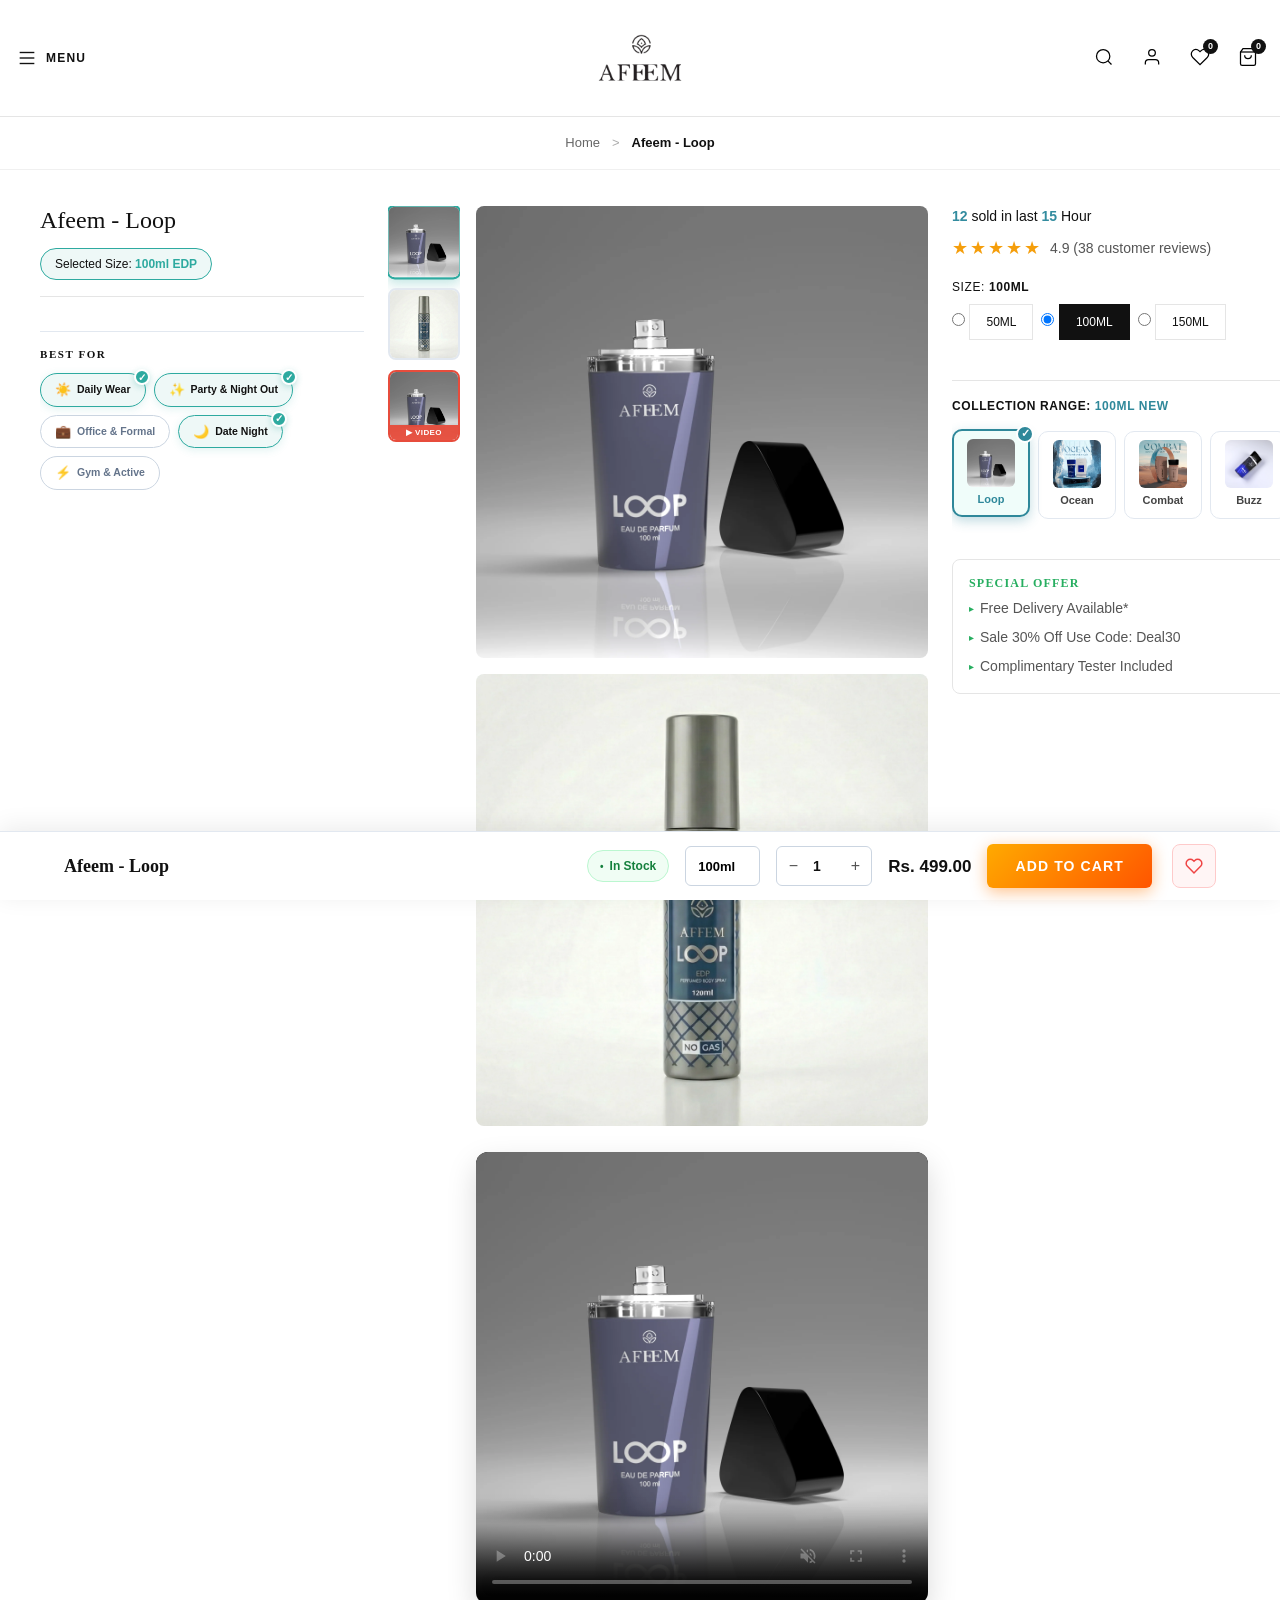
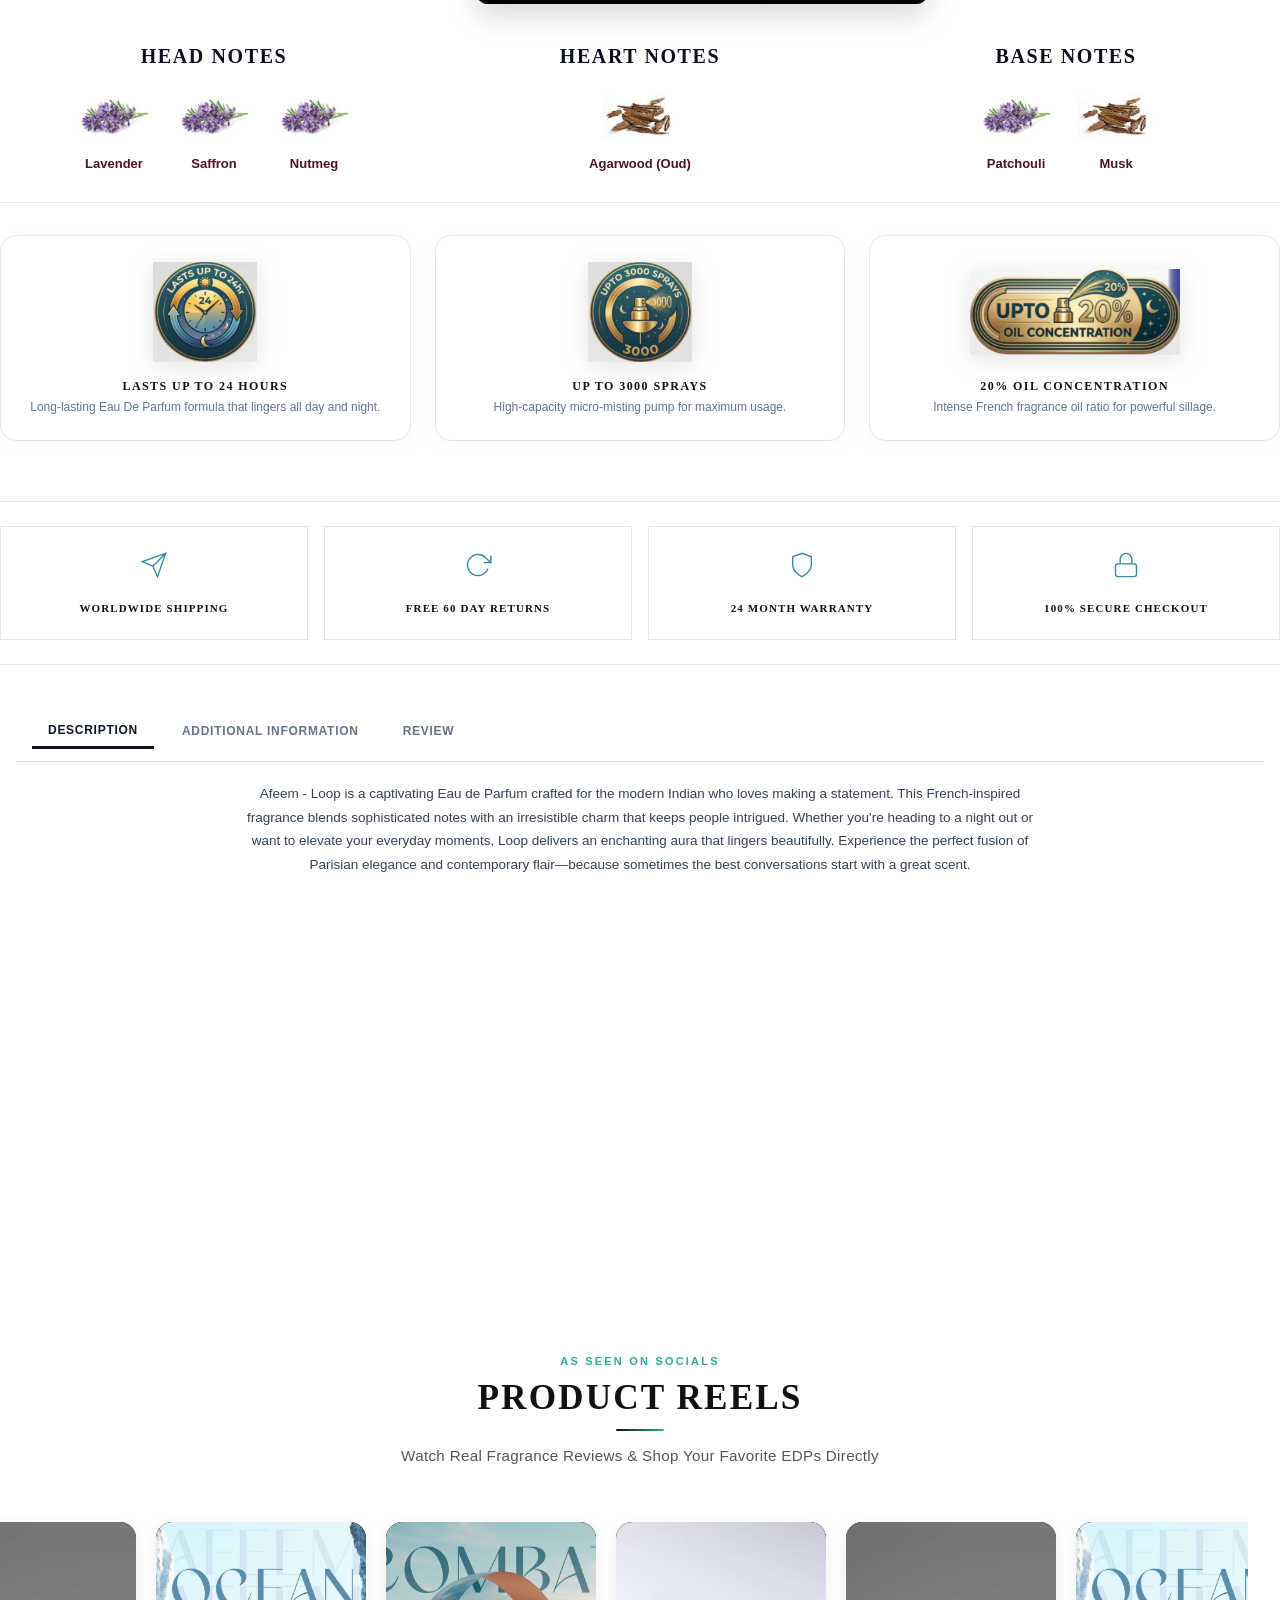
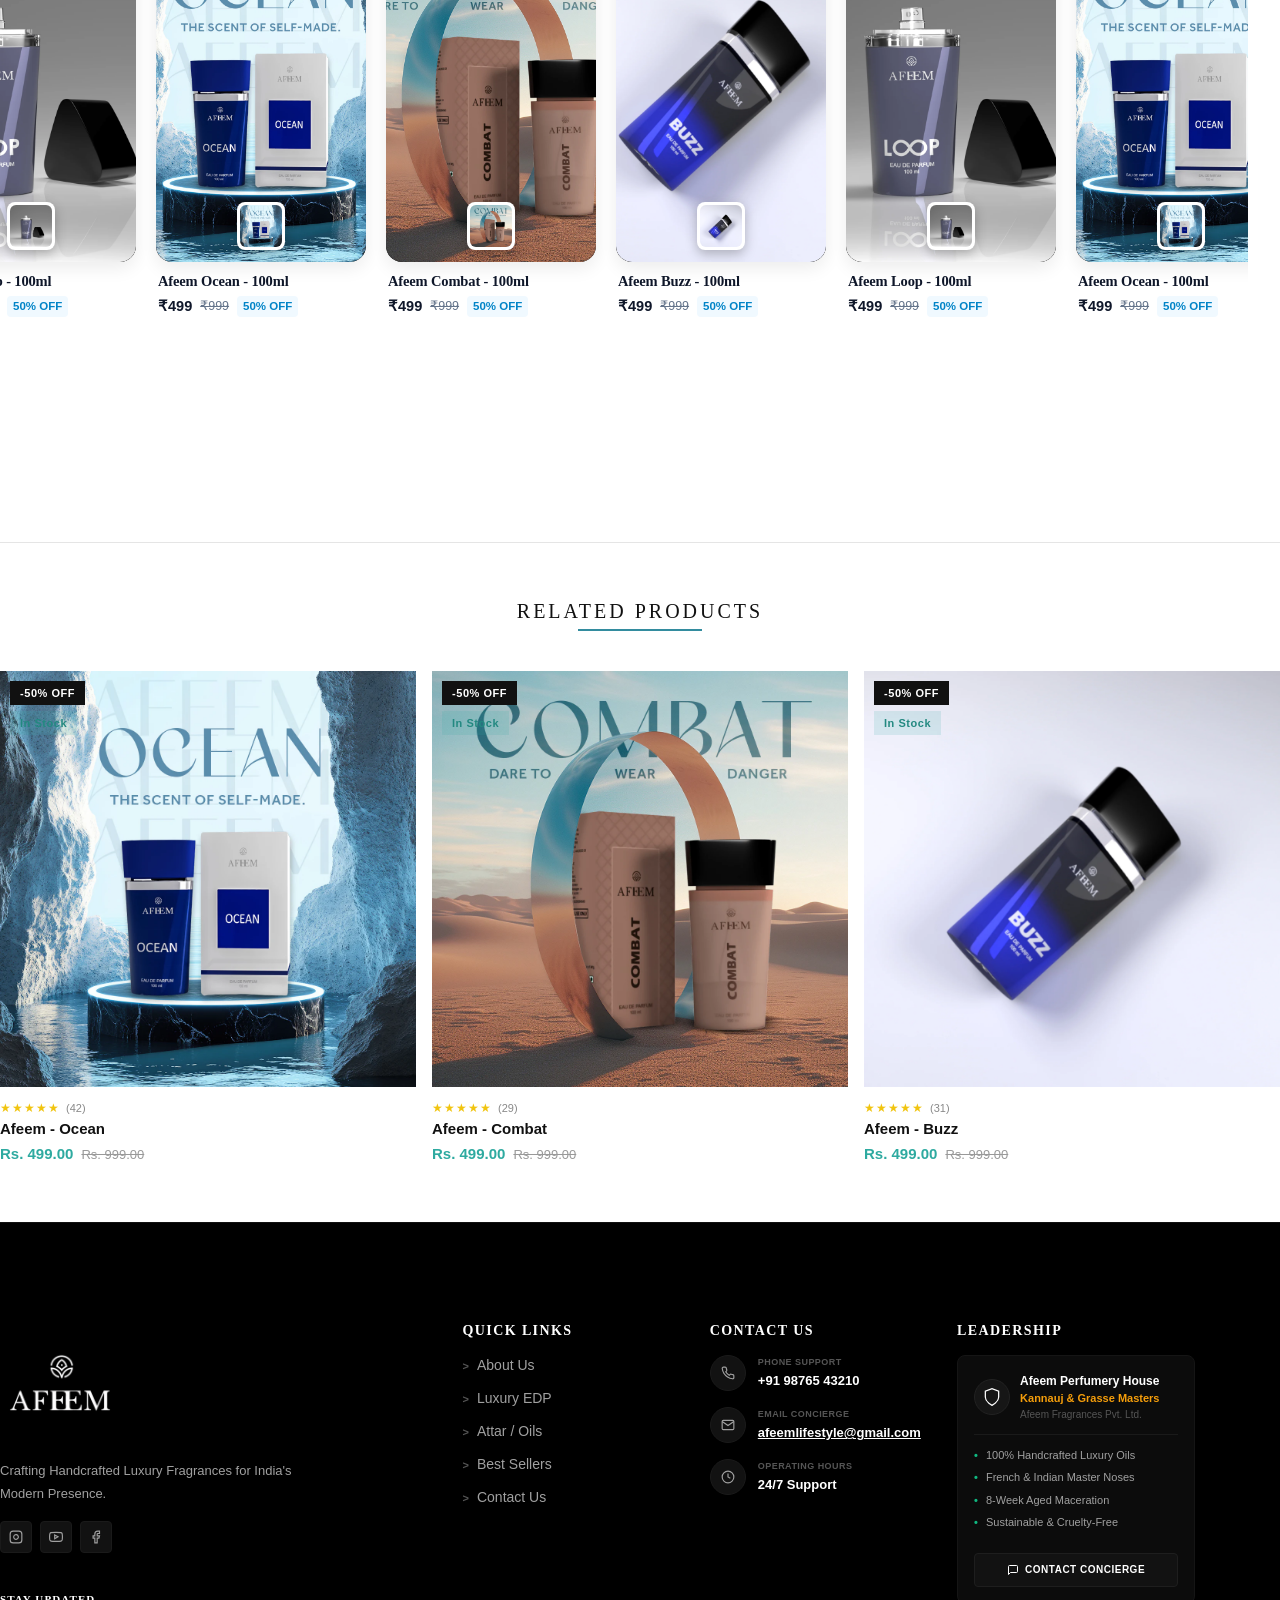
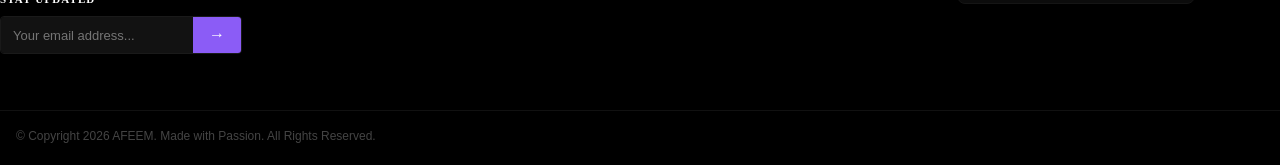
<file: product.html>
<!DOCTYPE html>
<html lang="en">
<head>
    <meta charset="UTF-8">
    <meta name="viewport" content="width=device-width, initial-scale=1.0">
    <meta name="description" content="View product details and buy signature French-inspired perfumes online.">
    <title>Afeem - Loop - Premium Fragrances</title>
    <!-- Stylesheets -->
    <link rel="stylesheet" href="assets/css/variables.css">
    <link rel="stylesheet" href="assets/css/style.css">
    <link rel="stylesheet" href="assets/css/responsive.css">
</head>
<body>

    <!-- Main Navigation Header (Centered Nav Links) -->
    <header class="main-header" id="site-header">
        <div class="header-container">
            <!-- Mobile Menu Toggle (AFEEM Logo on Phone, MENU on Desktop) -->
            <button class="mobile-menu-btn" id="menu-toggle" aria-label="Open navigation menu">
                <svg width="22" height="22" viewBox="0 0 24 24" fill="none" stroke="currentColor" stroke-width="1.5" class="desktop-menu-icon">
                    <line x1="4" y1="6" x2="20" y2="6"></line>
                    <line x1="4" y1="12" x2="20" y2="12"></line>
                    <line x1="4" y1="18" x2="20" y2="18"></line>
                </svg>
                <span class="menu-label-text desktop-menu-text">MENU</span>
                <img src="assets/images/logo/logo.png" alt="AFEEM" class="mobile-menu-brand-logo">
            </button>

            <!-- Brand Logo (Left) -->
            <div class="logo">
                <a href="index.html">
                    <img src="assets/images/logo/logo.png" alt="AFEEM Logo" class="brand-logo-img">
                </a>
            </div>

            <!-- Desktop Navigation Links (Centered) -->
            <nav class="desktop-nav" aria-label="Main Navigation">
                <ul class="nav-list">
                    <li><a href="index.html" class="nav-link">Home</a></li>
                    <li><a href="shop.html" class="nav-link">Catalog</a></li>
                    <li><a href="about.html" class="nav-link">About Us</a></li>
                    <li><a href="contact.html" class="nav-link">Contact</a></li>
                </ul>
            </nav>

            <!-- Header Action Icons (Right) -->
            <div class="header-actions">
                <button class="action-btn" id="search-trigger" aria-label="Search website">
                    <svg width="20" height="20" viewBox="0 0 24 24" fill="none" stroke="currentColor" stroke-width="1.5">
                        <circle cx="11" cy="11" r="8"></circle>
                        <line x1="21" y1="21" x2="16.65" y2="16.65"></line>
                    </svg>
                </button>
                <button class="action-btn" id="account-trigger" aria-label="Open account drawer">
                    <svg width="20" height="20" viewBox="0 0 24 24" fill="none" stroke="currentColor" stroke-width="1.5">
                        <path d="M20 21v-2a4 4 0 0 0-4-4H8a4 4 0 0 0-4 4v2"></path>
                        <circle cx="12" cy="7" r="4"></circle>
                    </svg>
                </button>
                <button class="action-btn" id="wishlist-trigger" aria-label="Open wishlist drawer">
                    <svg width="20" height="20" viewBox="0 0 24 24" fill="none" stroke="currentColor" stroke-width="1.5">
                        <path d="M20.84 4.61a5.5 5.5 0 0 0-7.78 0L12 5.67l-1.06-1.06a5.5 5.5 0 0 0-7.78 7.78l1.06 1.06L12 21.23l7.78-7.78 1.06-1.06a5.5 5.5 0 0 0 0-7.78z"></path>
                    </svg>
                    <span class="badge-count" id="wishlist-count">0</span>
                </button>
                <button class="action-btn" id="cart-trigger" aria-label="Open shopping cart drawer">
                    <svg width="20" height="20" viewBox="0 0 24 24" fill="none" stroke="currentColor" stroke-width="1.5">
                        <path d="M6 2L3 6v14a2 2 0 0 0 2 2h14a2 2 0 0 0 2-2V6l-3-4z"></path>
                        <line x1="3" y1="6" x2="21" y2="6"></line>
                        <path d="M16 10a4 4 0 0 1-8 0"></path>
                    </svg>
                    <span class="badge-count" id="cart-count">0</span>
                </button>
            </div>
        </div>
    </header>

    <!-- Main Content Area -->
    <main>
        
        <!-- Product Inner Navigation (Centered Breadcrumbs) -->
        <section class="product-navigation-bar" style="padding: 16px 0; border-bottom: 1px solid #f0f0f0; margin-bottom: 24px;">
            <div class="container" style="display: flex; justify-content: center; align-items: center; text-align: center;">
                <nav class="breadcrumbs" aria-label="Breadcrumb" style="display: flex; align-items: center; justify-content: center; gap: 8px; font-size: 13px;">
                    <a href="index.html" style="color: #666; text-decoration: none;">Home</a>
                    <span class="separator" style="color: #aaa;">&gt;</span>
                    <span class="current" id="breadcrumb-product-name" style="color: #111; font-weight: 600;">Afeem - Loop</span>
                </nav>
            </div>
        </section>

        <!-- Product Three Column Layout -->
        <section class="product-details-section container">
            <div class="product-three-col-layout" id="product-details-container">
                
                <!-- Column 1 (Left): Meta Details, Size, Fragrance Notes & Best For Occasions -->
                <div class="product-col-left">
                    <div class="product-meta-header">
                        <div class="title-wishlist-row">
                            <h1 class="product-name" id="product-title-heading">Afeem - Loop</h1>
                        </div>
                        
                        <!-- Selected Size (ML) Display replacing price in Left Column -->
                        <div class="product-selected-size-block">
                            <span class="size-badge-pill" id="left-selected-size-badge">Selected Size: <strong>100ml EDP</strong></span>
                        </div>
                    </div>

                    <!-- Section 3: BEST FOR Occasion Tags Card -->
                    <div class="best-for-occasions-card" id="left-best-for-occasions">
                        <h4 class="occasions-card-title">BEST FOR</h4>
                        <div class="occasions-pills-wrap" id="occasions-pills-wrap">
                            <!-- Injected dynamically by product.js -->
                        </div>
                    </div>
                </div>

                <!-- Column 2 (Center): Gallery Images Stacking -->
                <div class="product-col-center" id="product-gallery-list">
                    <!-- Images & Video rendered dynamically by product.js -->
                </div>

                <!-- Column 3 (Right): Sizing, Range, Special Offers & Actions -->
                <div class="product-col-right">
                    <!-- Urgency Sold Stat -->
                    <div class="sold-stat">
                        <span><strong id="sold-count">8</strong> sold in last <strong id="sold-hour">15</strong> Hour</span>
                    </div>

                    <!-- Rating display -->
                    <div class="product-right-rating-row" id="right-rating-summary">
                        <!-- Rating injected by product.js -->
                    </div>

                    <!-- Options & Purchase Form -->
                    <form class="product-purchase-form" id="product-buy-form">
                        
                        <!-- Size swatches (Label above is sizing choices) -->
                        <div class="product-option-group">
                            <div class="size-headers">
                                <span class="size-label">Size: <strong id="selected-size-label">100ml</strong></span>
                            </div>
                            <div class="option-selector size-selector">
                                <label class="size-swatch">
                                    <input type="radio" name="option-size" value="50ml" class="hidden-radio">
                                    <span>50ml</span>
                                </label>
                                <label class="size-swatch">
                                    <input type="radio" name="option-size" value="100ml" checked class="hidden-radio">
                                    <span>100ml</span>
                                </label>
                                <label class="size-swatch">
                                    <input type="radio" name="option-size" value="150ml" class="hidden-radio">
                                    <span>150ml</span>
                                </label>
                            </div>
                        </div>

                    </form>

                    <!-- Scents Variant Selector (Other perfumes in the range) -->
                    <div class="scents-variant-selector">
                        <span class="variant-label">COLLECTION RANGE:</span>
                        <div class="scents-grid" id="right-scents-grid">
                            <!-- Injected dynamically by product.js -->
                        </div>
                    </div>

                    <!-- Special Offer Box (Moved to Right Column below RANGE) -->
                    <div class="special-offer-box">
                        <h4 class="offer-title">Special Offer</h4>
                        <ul class="offer-list">
                            <li><span class="bullet-arrow">&#9656;</span> Free Delivery Available*</li>
                            <li><span class="bullet-arrow">&#9656;</span> Sale 30% Off Use Code: Deal30</li>
                            <li><span class="bullet-arrow">&#9656;</span> Complimentary Tester Included</li>
                        </ul>
                    </div>
                </div>

            </div>
        </section>

        <!-- Full Width Fragrance Notes Section (Image 2 Horizontal Rows) -->
        <section class="fragrance-notes-fullwidth-section container" id="fragrance-notes-fullwidth-section">
            <div id="notes-grid-container">
                <!-- Injected dynamically by product.js -->
            </div>
        </section>

        <!-- Brand Feature Highlights Section (24hr Lasting, 3000 Sprays, 20% Oil Concentration) -->
        <section class="brand-feature-badges-section container">
            <div class="brand-feature-badges-grid">
                <div class="brand-badge-card">
                    <div class="badge-img-wrapper">
                        <img src="assets/images/product logo/Screenshot 2026-07-31 162901.png?v=2" alt="Lasts Up To 24hr" class="brand-badge-img">
                    </div>
                    <h4 class="badge-feature-title">LASTS UP TO 24 HOURS</h4>
                    <p class="badge-feature-sub">Long-lasting Eau De Parfum formula that lingers all day and night.</p>
                </div>
                <div class="brand-badge-card">
                    <div class="badge-img-wrapper">
                        <img src="assets/images/product logo/Screenshot 2026-07-31 162920.png?v=2" alt="Up To 3000 Sprays" class="brand-badge-img">
                    </div>
                    <h4 class="badge-feature-title">UP TO 3000 SPRAYS</h4>
                    <p class="badge-feature-sub">High-capacity micro-misting pump for maximum usage.</p>
                </div>
                <div class="brand-badge-card">
                    <div class="badge-img-wrapper">
                        <img src="assets/images/product logo/Screenshot 2026-07-31 163003.png?v=2" alt="Up To 20% Oil Concentration" class="brand-badge-img badge-wide">
                    </div>
                    <h4 class="badge-feature-title">20% OIL CONCENTRATION</h4>
                    <p class="badge-feature-sub">Intense French fragrance oil ratio for powerful sillage.</p>
                </div>
            </div>
        </section>

        <!-- Trust Badges Section -->
        <section class="trust-badges-section container">
            <div class="trust-badges-grid">
                <div class="trust-badge-card">
                    <div class="badge-icon">
                        <!-- Plane icon -->
                        <svg width="28" height="28" viewBox="0 0 24 24" fill="none" stroke="currentColor" stroke-width="1.2">
                            <path d="M22 2L11 13M22 2l-7 20-4-9-9-4 20-7z"></path>
                        </svg>
                    </div>
                    <h4>WORLDWIDE SHIPPING</h4>
                </div>
                <div class="trust-badge-card">
                    <div class="badge-icon">
                        <!-- Return box icon -->
                        <svg width="28" height="28" viewBox="0 0 24 24" fill="none" stroke="currentColor" stroke-width="1.2">
                            <polyline points="23 4 23 10 17 10"></polyline>
                            <path d="M20.49 15a9 9 0 1 1-2.12-9.36L23 10"></path>
                        </svg>
                    </div>
                    <h4>FREE 60 DAY RETURNS</h4>
                </div>
                <div class="trust-badge-card">
                    <div class="badge-icon">
                        <!-- Shield ribbon icon -->
                        <svg width="28" height="28" viewBox="0 0 24 24" fill="none" stroke="currentColor" stroke-width="1.2">
                            <path d="M12 22s8-4 8-10V5l-8-3-8 3v7c0 6 8 10 8 10z"></path>
                        </svg>
                    </div>
                    <h4>24 MONTH WARRANTY</h4>
                </div>
                <div class="trust-badge-card">
                    <div class="badge-icon">
                        <!-- Secure card lock icon -->
                        <svg width="28" height="28" viewBox="0 0 24 24" fill="none" stroke="currentColor" stroke-width="1.2">
                            <rect x="3" y="11" width="18" height="11" rx="2" ry="2"></rect>
                            <path d="M7 11V7a5 5 0 0 1 10 0v4"></path>
                        </svg>
                    </div>
                    <h4>100% SECURE CHECKOUT</h4>
                </div>
            </div>
        </section>

        <!-- Product Tab Section (Centered Tab Headers) -->
        <section class="product-tabs-section container" id="product-extra-info">
            <div class="product-info-tabs">
                <div class="tabs-nav-centered" role="tablist">
                    <button class="tab-btn active" role="tab" aria-selected="true" aria-controls="tab-description" id="btn-tab-description">DESCRIPTION</button>
                    <button class="tab-btn" role="tab" aria-selected="false" aria-controls="tab-specifications" id="btn-tab-specifications">ADDITIONAL INFORMATION</button>
                    <button class="tab-btn" role="tab" aria-selected="false" aria-controls="tab-reviews" id="btn-tab-reviews">REVIEW</button>
                </div>
                
                <div class="tab-panels-content">
                    <!-- Description Panel -->
                    <div class="tab-panel active" id="tab-description" role="tabpanel" aria-labelledby="btn-tab-description">
                        <p id="product-desc-text" class="tab-body-paragraph">Afeem - Loop is a captivating Eau de Parfum crafted for the modern Indian who loves making a statement. This French-inspired fragrance blends sophisticated notes with an irresistible charm that keeps people intrigued. Whether you're heading to a night out or want to elevate your everyday moments, Loop delivers an enchanting aura that lingers beautifully. Experience the perfect fusion of Parisian elegance and contemporary flair—because sometimes the best conversations start with a great scent.</p>
                    </div>

                    <!-- Specs Panel -->
                    <div class="tab-panel" id="tab-specifications" role="tabpanel" aria-labelledby="btn-tab-specifications">
                        <table class="specs-table">
                            <tbody>
                                <tr>
                                    <th>Concentration</th>
                                    <td>Eau de Parfum (EDP)</td>
                                </tr>
                                <tr>
                                    <th>Scent Family</th>
                                    <td>Woody Amber, Spiced Musk</td>
                                </tr>
                                <tr>
                                    <th>Size Options</th>
                                    <td>50ml, 100ml, 150ml</td>
                                </tr>
                            </tbody>
                        </table>
                    </div>

                    <!-- Reviews Panel -->
                    <div class="tab-panel" id="tab-reviews" role="tabpanel" aria-labelledby="btn-tab-reviews">
                        <div class="reviews-section" id="reviews">
                            <!-- Injected dynamically by product.js -->
                        </div>
                    </div>
                </div>
            </div>

        </section>

        <!-- Continuous Social Media Shoppable Video Reels Carousel Section -->
        <section class="shoppable-reels-section" id="shoppable-reels-section">
            <div class="container">
                <div class="afeem-section-header">
                    <span class="section-tag">AS SEEN ON SOCIALS</span>
                    <h2 class="afeem-section-title">PRODUCT REELS</h2>
                    <div class="afeem-heading-line"></div>
                    <p class="afeem-section-subtitle">Watch Real Fragrance Reviews & Shop Your Favorite EDPs Directly</p>
                </div>

                <div class="reels-carousel-wrapper">
                    <div class="reels-carousel-track-container">
                        <div class="reels-carousel-track" id="reels-carousel-track">
                            <!-- Range reel cards injected dynamically by product.js -->
                        </div>
                    </div>
                </div>
            </div>
        </section>

        <!-- Related Products Section -->
        <section class="related-products-section container">
            <h2 class="section-title-centered">RELATED PRODUCTS</h2>
            <div class="product-grid" id="related-products-grid">
                <!-- Injected dynamically by product.js -->
            </div>
        </section>

    </main>

    <!-- Site Footer -->
    <footer class="main-footer">
        <div class="footer-container container">
            <!-- Column 1: Brand & Socials & Newsletter -->
            <div class="footer-brand-col">
                <img src="assets/images/logo/logo-white.png" alt="AFEEM Logo" class="footer-logo-img">
                <p class="footer-about-text">Crafting Handcrafted Luxury Fragrances for India's Modern Presence.</p>
                
                <!-- Social media buttons -->
                <div class="footer-social-icons">
                    <a href="https://www.instagram.com/whiffofafeem" target="_blank" rel="noopener" class="social-icon-box" aria-label="Instagram">
                        <svg width="14" height="14" viewBox="0 0 24 24" fill="none" stroke="currentColor" stroke-width="2">
                            <rect x="2" y="2" width="20" height="20" rx="5" ry="5"></rect>
                            <path d="M16 11.37A4 4 0 1 1 12.63 8 4 4 0 0 1 16 11.37z"></path>
                            <line x1="17.5" y1="6.5" x2="17.51" y2="6.5"></line>
                        </svg>
                    </a>
                    <a href="https://www.youtube.com/@whiffofafeem" target="_blank" rel="noopener" class="social-icon-box" aria-label="YouTube">
                        <svg width="14" height="14" viewBox="0 0 24 24" fill="none" stroke="currentColor" stroke-width="2">
                            <path d="M22.54 6.42a2.78 2.78 0 0 0-1.94-2C18.88 4 12 4 12 4s-6.88 0-8.6.46a2.78 2.78 0 0 0-1.94 2A29 29 0 0 0 1 11.75a29 29 0 0 0 .46 5.33A2.78 2.78 0 0 0 3.4 19c1.72.46 8.6.46 8.6.46s6.88 0 8.6-.46a2.78 2.78 0 0 0 1.94-2 29 29 0 0 0 .46-5.25 29 29 0 0 0-.46-5.33z"></path>
                            <polygon points="9.75 15.02 15.5 11.75 9.75 8.48 9.75 15.02"></polygon>
                        </svg>
                    </a>
                    <a href="https://www.facebook.com/whiffofafeem" target="_blank" rel="noopener" class="social-icon-box" aria-label="Facebook">
                        <svg width="14" height="14" viewBox="0 0 24 24" fill="none" stroke="currentColor" stroke-width="2">
                            <path d="M18 2h-3a5 5 0 0 0-5 5v3H7v4h3v8h4v-8h3l1-4h-4V7a1 1 0 0 1 1-1h3z"></path>
                        </svg>
                    </a>
                </div>

                <!-- Newsletter signup -->
                <div class="footer-newsletter-section">
                    <h5 class="newsletter-sub-title">STAY UPDATED</h5>
                    <form class="footer-newsletter-form">
                        <input type="email" placeholder="Your email address..." required>
                        <button type="submit" aria-label="Subscribe">&rarr;</button>
                    </form>
                </div>
            </div>
            
            <!-- Column 2: Quick Links -->
            <div class="footer-links-col">
                <h4 class="footer-title">QUICK LINKS</h4>
                <ul class="footer-links-arrow">
                    <li><a href="about.html"><span class="caret-arrow">&gt;</span> About Us</a></li>
                    <li><a href="shop.html"><span class="caret-arrow">&gt;</span> Luxury EDP</a></li>
                    <li><a href="shop.html"><span class="caret-arrow">&gt;</span> Attar / Oils</a></li>
                    <li><a href="shop.html"><span class="caret-arrow">&gt;</span> Best Sellers</a></li>
                    <li><a href="contact.html"><span class="caret-arrow">&gt;</span> Contact Us</a></li>
                </ul>
            </div>

            <!-- Column 3: Contact Us -->
            <div class="footer-links-col">
                <h4 class="footer-title">CONTACT US</h4>
                <div class="footer-contacts-list">
                    <!-- Phone Support -->
                    <div class="contact-info-row">
                        <div class="contact-circle-icon">
                            <svg width="14" height="14" viewBox="0 0 24 24" fill="none" stroke="currentColor" stroke-width="2">
                                <path d="M22 16.92v3a2 2 0 0 1-2.18 2 19.79 19.79 0 0 1-8.63-3.07 19.5 19.5 0 0 1-6-6 19.79 19.79 0 0 1-3.07-8.67A2 2 0 0 1 4.11 2h3a2 2 0 0 1 2 1.72 12.84 12.84 0 0 0 .7 2.81 2 2 0 0 1-.45 2.11L8.09 9.91a16 16 0 0 0 6 6l1.27-1.27a2 2 0 0 1 2.11-.45 12.84 12.84 0 0 0 2.81.7A2 2 0 0 1 22 16.92z"></path>
                            </svg>
                        </div>
                        <div class="contact-text-meta">
                            <span class="contact-row-title">PHONE SUPPORT</span>
                            <span class="contact-row-value"><a href="tel:+919876543210" style="color: inherit; text-decoration: none;">+91 98765 43210</a></span>
                        </div>
                    </div>
                    <!-- Email Support -->
                    <div class="contact-info-row">
                        <div class="contact-circle-icon">
                            <svg width="14" height="14" viewBox="0 0 24 24" fill="none" stroke="currentColor" stroke-width="2">
                                <path d="M4 4h16c1.1 0 2 .9 2 2v12c0 1.1-.9 2-2 2H4c-1.1 0-2-.9-2-2V6c0-1.1.9-2 2-2z"></path>
                                <polyline points="22,6 12,13 2,6"></polyline>
                            </svg>
                        </div>
                        <div class="contact-text-meta">
                            <span class="contact-row-title">EMAIL CONCIERGE</span>
                            <span class="contact-row-value"><a href="mailto:afeemlifestyle@gmail.com" style="color: #ffffff !important; text-decoration: underline;">afeemlifestyle@gmail.com</a></span>
                        </div>
                    </div>
                    <!-- Operating Hours -->
                    <div class="contact-info-row">
                        <div class="contact-circle-icon">
                            <svg width="14" height="14" viewBox="0 0 24 24" fill="none" stroke="currentColor" stroke-width="2">
                                <circle cx="12" cy="12" r="10"></circle>
                                <polyline points="12 6 12 12 16 14"></polyline>
                            </svg>
                        </div>
                        <div class="contact-text-meta">
                            <span class="contact-row-title">OPERATING HOURS</span>
                            <span class="contact-row-value">24/7 Support</span>
                        </div>
                    </div>
                </div>
            </div>

            <!-- Column 4: Leadership Card -->
            <div class="footer-links-col">
                <h4 class="footer-title">LEADERSHIP</h4>
                <div class="leadership-card">
                    <!-- Profile Row -->
                    <div class="leadership-profile-row">
                        <div class="leadership-avatar">
                            <!-- SVG decorative crest/icon for master perfumers -->
                            <svg width="20" height="20" viewBox="0 0 24 24" fill="none" stroke="currentColor" stroke-width="1.5">
                                <path d="M12 22s8-4 8-10V5l-8-3-8 3v7c0 6 8 10 8 10z"></path>
                            </svg>
                        </div>
                        <div class="leadership-info">
                            <span class="leadership-name">Afeem Perfumery House</span>
                            <span class="leadership-tagline">Kannauj & Grasse Masters</span>
                            <span class="leadership-company">Afeem Fragrances Pvt. Ltd.</span>
                        </div>
                    </div>
                    <!-- Bullet checklist -->
                    <ul class="leadership-checkpoints">
                        <li>
                            <span class="green-check">&bull;</span>
                            <span class="checkpoint-text">100% Handcrafted Luxury Oils</span>
                        </li>
                        <li>
                            <span class="green-check">&bull;</span>
                            <span class="checkpoint-text">French & Indian Master Noses</span>
                        </li>
                        <li>
                            <span class="green-check">&bull;</span>
                            <span class="checkpoint-text">8-Week Aged Maceration</span>
                        </li>
                        <li>
                            <span class="green-check">&bull;</span>
                            <span class="checkpoint-text">Sustainable & Cruelty-Free</span>
                        </li>
                    </ul>
                    <!-- Button -->
                    <button type="button" class="btn leadership-card-btn">
                        <svg width="12" height="12" viewBox="0 0 24 24" fill="none" stroke="currentColor" stroke-width="2" style="margin-right: 6px;">
                            <path d="M21 15a2 2 0 0 1-2 2H7l-4 4V5a2 2 0 0 1 2-2h14a2 2 0 0 1 2 2z"></path>
                        </svg>
                        CONTACT CONCIERGE
                    </button>
                </div>
            </div>
        </div>

        <div class="footer-bottom container">
            <p class="copyright-text">&copy; Copyright 2026 AFEEM. Made with Passion. All Rights Reserved.</p>
        </div>
    </footer>

    <!-- Side Drawers & Dialog Modals -->
    <!-- Mobile Navigation Drawer -->
    <aside class="drawer drawer-left" id="mobile-menu-drawer" aria-hidden="true">
        <div class="drawer-overlay" data-close></div>
        <div class="drawer-content">
            <div class="drawer-header">
                <span class="drawer-title">MENU</span>
                <button class="drawer-close" aria-label="Close menu">&times;</button>
            </div>
            <div class="drawer-body">
                <ul class="mobile-nav-list">
                    <li><a href="index.html">Home</a></li>
                    <li><a href="shop.html">Catalog</a></li>
                    <li><a href="about.html">About Us</a></li>
                    <li><a href="contact.html">Contact</a></li>
                </ul>
            </div>
        </div>
    </aside>

    <!-- Shopping Cart Drawer -->
    <aside class="drawer drawer-right" id="cart-drawer" aria-hidden="true">
        <div class="drawer-overlay" data-close></div>
        <div class="drawer-content">
            <div class="drawer-header">
                <span class="drawer-title">YOUR SHOPPING BAG (<span id="cart-drawer-count">0</span>)</span>
                <button class="drawer-close" aria-label="Close cart">&times;</button>
            </div>
            <div class="drawer-body" id="cart-drawer-body">
                <div class="drawer-empty-state" id="cart-empty-state">
                    <p>Your shopping bag is empty</p>
                    <a href="shop.html" class="btn btn-primary">Go to the shop</a>
                </div>
                <div class="drawer-items-list hidden" id="cart-items-container"></div>
            </div>
            <div class="drawer-footer hidden" id="cart-drawer-footer">
                <div class="cart-totals">
                    <span>CART TOTAL:</span>
                    <span class="cart-total-price" id="cart-total-price">Rs. 0.00</span>
                </div>
                <button class="btn btn-primary btn-block">Checkout Securely</button>
            </div>
        </div>
    </aside>

    <!-- Search Slide-down Panel Overlay -->
    <aside class="search-overlay" id="search-panel" aria-hidden="true">
        <div class="search-overlay-bg" data-close></div>
        <div class="search-container">
            <div class="search-header">
                <h3 class="search-title">Search Our Store</h3>
                <button class="search-close" id="search-close-btn" aria-label="Close search">&times;</button>
            </div>
            <div class="search-body">
                <form class="search-form" id="search-panel-form">
                    <input type="search" placeholder="Search for fragrances, scents..." required id="search-input">
                    <button type="submit" class="search-submit-btn" aria-label="Submit search">
                        <svg width="20" height="20" viewBox="0 0 24 24" fill="none" stroke="currentColor" stroke-width="1.5">
                            <circle cx="11" cy="11" r="8"></circle>
                            <line x1="21" y1="21" x2="16.65" y2="16.65"></line>
                        </svg>
                    </button>
                </form>
                <div class="search-results-preview" id="search-results-preview"></div>
            </div>
        </div>
    </aside>

    <!-- Wishlist Drawer -->
    <aside class="drawer drawer-right" id="wishlist-drawer" aria-hidden="true">
        <div class="drawer-overlay" data-close></div>
        <div class="drawer-content">
            <div class="drawer-header">
                <span class="drawer-title">YOUR WISHLIST</span>
                <button class="drawer-close" aria-label="Close wishlist">&times;</button>
            </div>
            <div class="drawer-body" id="wishlist-drawer-body">
                <div class="drawer-empty-state" id="wishlist-empty-state">
                    <p>Your wishlist is empty</p>
                    <a href="shop.html" class="btn btn-primary">Discover Fragrances</a>
                </div>
                <div class="drawer-items-list hidden" id="wishlist-items-container"></div>
            </div>
            <div class="drawer-footer hidden" id="wishlist-drawer-footer"></div>
        </div>
    </aside>

    <!-- Account Drawer -->
    <aside class="drawer drawer-right" id="account-drawer" aria-hidden="true">
        <div class="drawer-overlay" data-close></div>
        <div class="drawer-content">
            <div class="drawer-header">
                <span class="drawer-title" id="account-drawer-title">Login</span>
                <button class="drawer-close" aria-label="Close account">&times;</button>
            </div>
            
            <div class="drawer-body">
                <div class="account-panel active" id="panel-login">
                    <h3>Great to have you back!</h3>
                    <form class="account-form" id="login-form">
                        <div class="form-group">
                            <label for="login-email">Email Address *</label>
                            <input type="email" id="login-email" required>
                        </div>
                        <div class="form-group">
                            <label for="login-password">Password *</label>
                            <input type="password" id="login-password" required>
                        </div>
                        <button type="submit" class="btn btn-primary btn-block">Sign In</button>
                    </form>
                </div>
            </div>
        </div>
    </aside>

    <!-- Size Guide Modal -->
    <div class="modal" id="size-guide-modal" aria-hidden="true">
        <div class="modal-overlay" data-close></div>
        <div class="modal-container">
            <button class="modal-close" aria-label="Close dialog">&times;</button>
            <div class="modal-content text-padding">
                <h2>Fragrance Size Guide</h2>
                <p>Choose the volume that fits your routine best:</p>
                <ul class="modal-list">
                    <li><strong>50ml (1.7 fl. oz)</strong>: Travel-friendly, perfect to carry on-the-go or test a new scent. Lasts around 1-2 months of daily use.</li>
                    <li><strong>100ml (3.4 fl. oz)</strong>: The industry standard. Perfect for your dresser and regular daily wear. Lasts around 3-4 months.</li>
                    <li><strong>150ml (5.1 fl. oz)</strong>: Best value option. Extended lifespan for your signature daily scent.</li>
                </ul>
            </div>
        </div>
    </div>

    <!-- Delivery & Returns Modal -->
    <div class="modal" id="delivery-modal" aria-hidden="true">
        <div class="modal-overlay" data-close></div>
        <div class="modal-container">
            <button class="modal-close" aria-label="Close dialog">&times;</button>
            <div class="modal-content text-padding">
                <h2>Delivery & Returns</h2>
                <h4>Free Shipping</h4>
                <p>We provide free delivery across India for all orders above ₹999. Standard shipping takes 3-5 business days.</p>
                <h4>Hassle-Free Returns</h4>
                <p>If you're not completely satisfied, you can initiate a return within 14 days of delivery. The item must be in its original packaging and unused.</p>
            </div>
        </div>
    </div>

    <!-- Ask a Question Modal -->
    <div class="modal" id="question-modal" aria-hidden="true">
        <div class="modal-overlay" data-close></div>
        <div class="modal-container">
            <button class="modal-close" aria-label="Close dialog">&times;</button>
            <div class="modal-content text-padding">
                <h2>Ask a Question</h2>
                <form class="account-form" id="ask-question-form">
                    <div class="form-group">
                        <label for="qa-name">Your Name</label>
                        <input type="text" id="qa-name" required>
                    </div>
                    <div class="form-group">
                        <label for="qa-email">Email Address</label>
                        <input type="email" id="qa-email" required>
                    </div>
                    <div class="form-group">
                        <label for="qa-message">Your Question</label>
                        <textarea id="qa-message" rows="4" required></textarea>
                    </div>
                    <button type="submit" class="btn btn-primary">Send Question</button>
                </form>
            </div>
        </div>
    </div>

    <!-- Desktop & Mobile Sticky Bottom Action Bar (Image 2 Desktop Layout) -->
    <div class="sticky-bottom-action-bar" id="sticky-bottom-bar">
        <!-- Up/Down Chevron Toggle Button (Mobile Only <768px) -->
        <button type="button" class="sticky-expand-toggle-btn" id="sticky-expand-toggle-btn" aria-label="Toggle options view" title="Toggle Size & Quantity Options">
            <span class="sticky-expand-label">SELECT OPTIONS</span>
            <svg width="14" height="14" viewBox="0 0 24 24" fill="none" stroke="currentColor" stroke-width="2.5" class="sticky-chevron-icon" style="transition: transform 0.3s ease;">
                <polyline points="18 15 12 9 6 15"></polyline>
            </svg>
        </button>

        <div class="sticky-bar-container container">
            <!-- Left Side (Desktop Only >768px): Product Name -->
            <div class="sticky-desktop-product-title" id="sticky-desktop-product-title">
                Afeem - Loop
            </div>

            <!-- Mobile Only Expandable Drawer (<768px) -->
            <div class="sticky-expandable-drawer" id="sticky-expandable-drawer">
                <div class="sticky-option-group">
                    <label style="font-size: 11px; font-weight: 700; color: #475569; text-transform: uppercase;">Size:</label>
                    <select class="sticky-size-select" id="sticky-size-select-input-mobile">
                        <option value="50ml">50ml</option>
                        <option value="100ml" selected>100ml</option>
                        <option value="150ml">150ml</option>
                    </select>
                </div>
                
                <div class="sticky-quantity-group">
                    <label style="font-size: 11px; font-weight: 700; color: #475569; text-transform: uppercase;">Qty:</label>
                    <div class="sticky-quantity-picker">
                        <button type="button" class="sticky-qty-btn" id="sticky-qty-minus-mobile">&minus;</button>
                        <input type="number" id="sticky-qty-input-mobile" value="1" min="1" max="10" readonly>
                        <button type="button" class="sticky-qty-btn" id="sticky-qty-plus-mobile">&plus;</button>
                    </div>
                </div>

                <button type="button" class="sticky-wishlist-btn add-to-wishlist" data-product-id="afeem-loop" aria-label="Add to Wishlist" title="Add to Wishlist">
                    <svg width="18" height="18" viewBox="0 0 24 24" fill="none" stroke="currentColor" stroke-width="2">
                        <path d="M20.84 4.61a5.5 5.5 0 0 0-7.78 0L12 5.67l-1.06-1.06a5.5 5.5 0 0 0-7.78 7.78l1.06 1.06L12 21.23l7.78-7.78 1.06-1.06a5.5 5.5 0 0 0 0-7.78z"></path>
                    </svg>
                </button>
            </div>

            <!-- Main Bar Controls: Desktop Right Controls / Mobile Bottom Row -->
            <div class="sticky-main-bar-row">
                <!-- Desktop Controls Row (>768px): Stock Badge + Size Select + Qty + Price + Add To Cart + Wishlist -->
                <div class="sticky-desktop-controls-group">
                    <div class="sticky-stock-status">
                        <span class="stock-green-dot">&bull;</span> In Stock
                    </div>

                    <select class="sticky-size-select" id="sticky-size-select-input">
                        <option value="50ml">50ml</option>
                        <option value="100ml" selected>100ml</option>
                        <option value="150ml">150ml</option>
                    </select>

                    <div class="sticky-quantity-picker">
                        <button type="button" class="sticky-qty-btn" id="sticky-qty-minus">&minus;</button>
                        <input type="number" id="sticky-qty-input" value="1" min="1" max="10" readonly>
                        <button type="button" class="sticky-qty-btn" id="sticky-qty-plus">&plus;</button>
                    </div>

                    <span class="sticky-product-price" id="sticky-price-display">Rs. 499.00</span>
                    
                    <button type="button" class="btn sticky-add-to-cart-btn" id="sticky-add-to-cart-submit-btn">ADD TO CART</button>
                    
                    <button type="button" class="sticky-wishlist-btn add-to-wishlist" data-product-id="afeem-loop" aria-label="Add to Wishlist" title="Add to Wishlist">
                        <svg width="18" height="18" viewBox="0 0 24 24" fill="none" stroke="currentColor" stroke-width="2">
                            <path d="M20.84 4.61a5.5 5.5 0 0 0-7.78 0L12 5.67l-1.06-1.06a5.5 5.5 0 0 0-7.78 7.78l1.06 1.06L12 21.23l7.78-7.78 1.06-1.06a5.5 5.5 0 0 0 0-7.78z"></path>
                        </svg>
                    </button>
                </div>

                <!-- Mobile Only Main Bar Row (<768px): Price Info Left + ADD TO CART Button Right -->
                <div class="mobile-main-bar-content">
                    <div class="sticky-bar-price-info">
                        <span class="sticky-product-price" id="sticky-price-display-mobile">Rs. 499.00</span>
                        <span class="sticky-stock-text" style="font-size: 10.5px; color: #0f766e; font-weight: 700; display: block;">In Stock &bull; Free Shipping</span>
                    </div>
                    <button type="button" class="btn sticky-add-to-cart-btn mobile-add-to-cart-btn" id="sticky-add-to-cart-mobile-btn">ADD TO CART</button>
                </div>
            </div>
        </div>
    </div>

    <!-- Social Video YouTube Lightbox Modal -->
    <div class="social-video-modal-overlay hidden" id="social-video-modal" aria-hidden="true">
        <div class="social-video-modal-bg" onclick="closeSocialVideoModal()"></div>
        <div class="social-video-modal-content">
            <button type="button" class="social-video-modal-close" onclick="closeSocialVideoModal()" aria-label="Close Video">&times;</button>
            <div class="social-video-iframe-wrap" id="social-video-iframe-container">
                <!-- Injected dynamically by product.js -->
            </div>
        </div>
    </div>

    <!-- Shoppable Reel Lightbox Split Modal -->
    <div class="shoppable-reel-modal" id="shoppable-reel-modal" aria-hidden="true">
        <div class="reel-modal-overlay" onclick="closeReelModal()"></div>
        <div class="reel-modal-dialog">
            <button class="reel-modal-close" onclick="closeReelModal()" aria-label="Close Modal">&times;</button>
            <div class="reel-modal-body">
                <!-- Left: Full Height Reel Video Panel -->
                <div class="reel-video-panel">
                    <div id="reel-video-frame-container" style="width:100%; height:100%; position:relative; overflow:hidden;"></div>
                    <button class="reel-sound-toggle" id="reel-sound-toggle" onclick="toggleReelModalSound()" aria-label="Toggle Sound">
                        <span id="reel-sound-icon">🔊</span>
                    </button>
                    <!-- Video Overlay Share Redirect Button (Bottom Right) -->
                    <button class="reel-video-share-btn" id="reel-video-share-btn" aria-label="Share Video" title="Open Video Link">
                        <svg width="18" height="18" viewBox="0 0 24 24" fill="none" stroke="currentColor" stroke-width="2"><circle cx="18" cy="5" r="3"></circle><circle cx="6" cy="12" r="3"></circle><circle cx="18" cy="19" r="3"></circle><line x1="8.59" y1="13.51" x2="15.42" y2="17.49"></line><line x1="15.41" y1="6.51" x2="8.59" y2="10.49"></line></svg>
                    </button>
                </div>
                <!-- Right: Product Card Panel -->
                <div class="reel-product-panel">
                    <!-- Wishlist Heart Button Directly Below Close (X) Button -->
                    <button class="reel-panel-wishlist-top-btn" id="reel-modal-panel-wishlist-btn" aria-label="Add to Wishlist" title="Add to Wishlist">
                        <svg width="18" height="18" viewBox="0 0 24 24" fill="none" stroke="currentColor" stroke-width="2"><path d="M20.84 4.61a5.5 5.5 0 0 0-7.78 0L12 5.67l-1.06-1.06a5.5 5.5 0 0 0-7.78 7.78l1.06 1.06L12 21.23l7.78-7.78 1.06-1.06a5.5 5.5 0 0 0 0-7.78z"></path></svg>
                    </button>
                    <div class="reel-product-img-box">
                        <img id="reel-modal-prod-img" src="assets/images/products/loop-1.webp" alt="Product Image">
                    </div>
                    <h3 class="reel-prod-title" id="reel-modal-prod-title">Afeem Golden Oud - 100ml</h3>
                    <div class="reel-prod-price-row">
                        <span class="reel-price-current" id="reel-modal-prod-price">₹499</span>
                        <span class="reel-price-strike" id="reel-modal-prod-strike">₹999</span>
                        <span class="reel-price-discount" id="reel-modal-prod-discount">50% OFF</span>
                    </div>
                    <p class="reel-prod-desc" id="reel-modal-prod-desc">GILDED. GRAND. GLORIOUS. Quiet luxury and effortlessly premium handcrafted EDP.</p>
                    <div class="reel-modal-actions">
                        <button class="btn-reel-add-cart" id="reel-modal-add-cart-btn">ADD TO CART</button>
                        <a href="#" class="btn-reel-view-product" id="reel-modal-view-prod-btn">VIEW PRODUCT ➔</a>
                    </div>
                </div>
            </div>
        </div>
    </div>

    <!-- JavaScript Files -->
    <script src="assets/js/menu.js" defer></script>
    <script src="assets/js/product.js" defer></script>
    <script src="assets/js/app.js" defer></script>
</body>
</html>
</file>
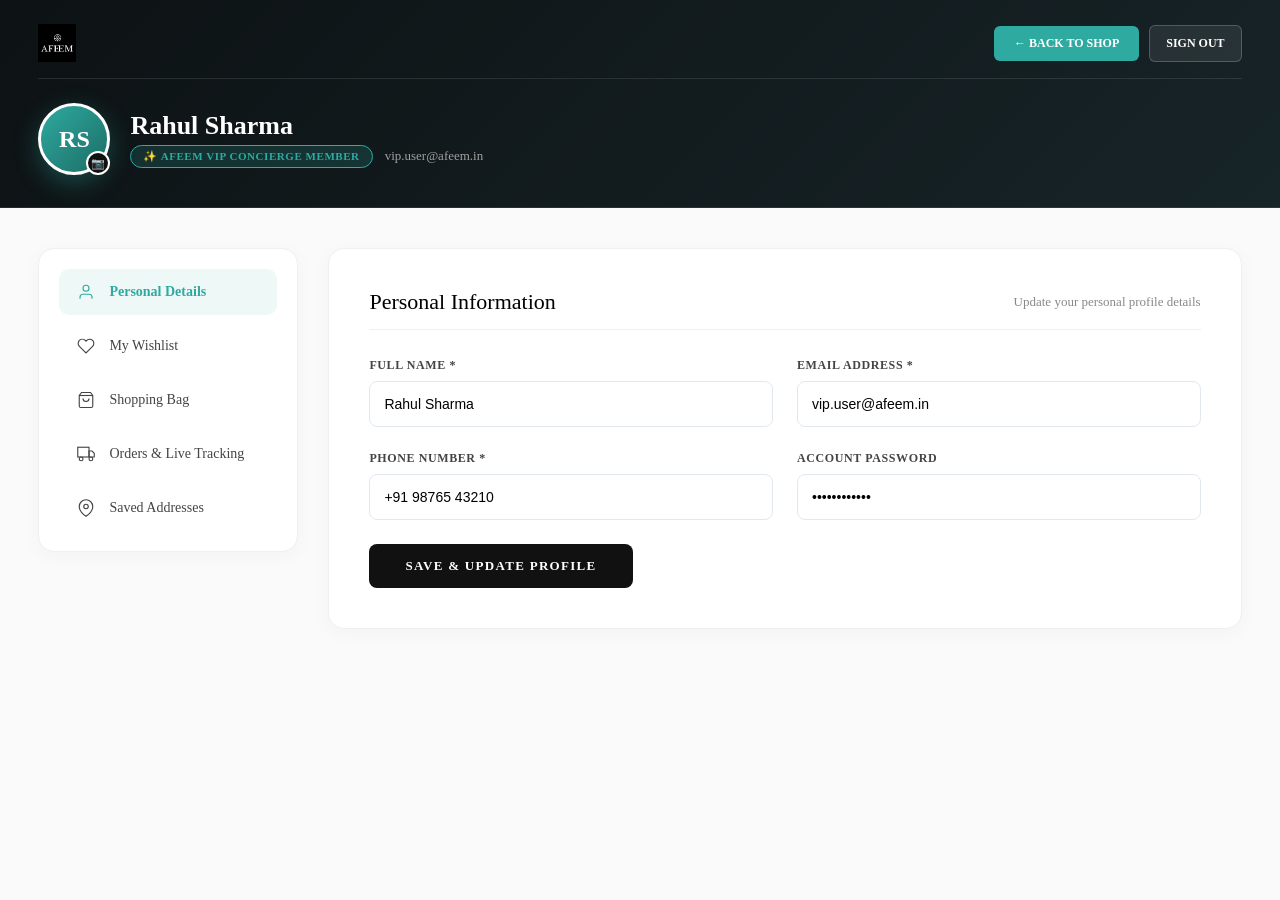
<file: profile.html>
<!DOCTYPE html>
<html lang="en">
<head>
    <meta charset="UTF-8">
    <meta name="viewport" content="width=device-width, initial-scale=1.0">
    <title>My Account Dashboard | AFEEM Luxury Fragrances</title>
    <meta name="description" content="Manage your AFEEM luxury fragrances account, track live orders, view saved wishlist perfumes, update shipping addresses, and edit profile details.">
    <link rel="stylesheet" href="assets/css/style.css">
    <style>
        /* Full-screen Luxury Dashboard Layout System */
        body {
            background-color: #fafafa;
            margin: 0;
            padding: 0;
        }

        .profile-container-fullscreen {
            width: 94%;
            max-width: 1400px;
            margin: 0 auto;
            box-sizing: border-box;
        }

        .profile-hero-banner {
            background: linear-gradient(135deg, #0d1214 0%, #172428 100%);
            color: #ffffff;
            padding: 24px 0 32px;
            border-bottom: 1px solid rgba(255, 255, 255, 0.1);
            width: 100%;
            box-sizing: border-box;
        }

        .profile-top-nav-row {
            display: flex;
            align-items: center;
            justify-content: space-between;
            gap: 16px;
            margin-bottom: 24px;
            padding-bottom: 16px;
            border-bottom: 1px solid rgba(255, 255, 255, 0.1);
            width: 100%;
        }

        .profile-brand-link {
            display: flex;
            align-items: center;
            text-decoration: none;
        }

        .profile-brand-logo-img {
            height: 38px;
            width: auto;
            object-fit: contain;
        }

        .profile-header-actions-row {
            display: flex;
            align-items: center;
            gap: 10px;
        }

        .btn-back-shop {
            background: #2eaaa0;
            color: #ffffff;
            border: none;
            padding: 10px 20px;
            font-weight: 700;
            font-size: 12px;
            border-radius: 6px;
            text-decoration: none;
            display: inline-flex;
            align-items: center;
            gap: 6px;
            transition: background 0.2s ease;
        }

        .btn-back-shop:hover {
            background: #238981;
        }

        .btn-sign-out {
            background: rgba(255, 255, 255, 0.08);
            color: #ffffff;
            border: 1px solid rgba(255, 255, 255, 0.2);
            padding: 10px 16px;
            font-size: 12px;
            border-radius: 6px;
            text-decoration: none;
            font-weight: 600;
        }

        .profile-user-info-card {
            display: flex;
            align-items: center;
            gap: 20px;
        }

        .profile-avatar-wrapper {
            position: relative;
            width: 72px;
            height: 72px;
            flex-shrink: 0;
        }

        .profile-avatar-circle {
            width: 100%;
            height: 100%;
            border-radius: 50%;
            background: linear-gradient(135deg, #2eaaa0 0%, #1c6d66 100%);
            color: #ffffff;
            font-size: 24px;
            font-weight: 700;
            display: flex;
            align-items: center;
            justify-content: center;
            box-shadow: 0 8px 24px rgba(46, 170, 160, 0.35);
            border: 3px solid #ffffff;
            overflow: hidden;
        }

        .avatar-camera-btn {
            position: absolute;
            bottom: 0;
            right: 0;
            background: #111;
            color: #fff;
            width: 24px;
            height: 24px;
            border-radius: 50%;
            display: flex;
            align-items: center;
            justify-content: center;
            font-size: 11px;
            border: 2px solid #fff;
            cursor: pointer;
        }

        .profile-user-meta {
            display: flex;
            flex-direction: column;
            gap: 4px;
        }

        .profile-name-heading {
            font-family: var(--font-heading), serif;
            font-size: 26px;
            font-weight: 700;
            margin: 0;
            color: #ffffff;
        }

        .profile-vip-row {
            display: flex;
            align-items: center;
            gap: 12px;
            flex-wrap: wrap;
        }

        .profile-vip-badge {
            display: inline-flex;
            align-items: center;
            gap: 6px;
            background: rgba(46, 170, 160, 0.18);
            border: 1px solid #2eaaa0;
            color: #2eaaa0;
            padding: 4px 12px;
            border-radius: 20px;
            font-size: 11px;
            font-weight: 600;
            text-transform: uppercase;
        }

        .profile-user-email {
            font-size: 13px;
            color: #a0a0a0;
        }

        /* Desktop Main Grid */
        .profile-main-grid {
            display: grid;
            grid-template-columns: 260px 1fr;
            gap: 30px;
            padding: 40px 0 80px;
            width: 94%;
            max-width: 1400px;
            margin: 0 auto;
            box-sizing: border-box;
        }

        .profile-sidebar-card {
            background: #ffffff;
            border: 1px solid #eef0f2;
            border-radius: 16px;
            padding: 20px;
            box-shadow: 0 4px 20px rgba(0, 0, 0, 0.03);
            height: fit-content;
        }

        .profile-nav-list {
            list-style: none;
            padding: 0;
            margin: 0;
            display: flex;
            flex-direction: column;
            gap: 8px;
        }

        .profile-nav-btn {
            width: 100%;
            text-align: left;
            background: transparent;
            border: none;
            padding: 14px 18px;
            border-radius: 10px;
            font-size: 14px;
            font-weight: 500;
            color: #444444;
            cursor: pointer;
            display: flex;
            align-items: center;
            gap: 14px;
            transition: all 0.2s ease;
        }

        .profile-nav-btn:hover,
        .profile-nav-btn.active {
            background: #eef8f7;
            color: #2eaaa0;
            font-weight: 600;
        }

        .profile-tab-panel {
            display: none;
            background: #ffffff;
            border: 1px solid #eef0f2;
            border-radius: 16px;
            padding: 40px;
            box-shadow: 0 4px 20px rgba(0, 0, 0, 0.03);
        }

        .profile-tab-panel.active {
            display: block;
            animation: fadeIn 0.3s ease;
        }

        .profile-section-title {
            font-family: var(--font-heading);
            font-size: 22px;
            margin-bottom: 28px;
            padding-bottom: 14px;
            border-bottom: 1px solid #f0f0f0;
            display: flex;
            align-items: center;
            justify-content: space-between;
        }

        /* Mobile & Tablet Responsive Rules (<991px) */
        @media screen and (max-width: 991px) {
            .profile-top-nav-row {
                flex-direction: row;
                align-items: center;
                justify-content: space-between;
                margin-bottom: 20px;
            }

            .profile-brand-logo-img {
                height: 32px;
            }

            .btn-back-shop {
                padding: 8px 14px;
                font-size: 11px;
            }

            .btn-sign-out {
                padding: 8px 12px;
                font-size: 11px;
            }

            .profile-user-info-card {
                flex-direction: column;
                align-items: center;
                text-align: center;
                gap: 12px;
            }

            .profile-user-meta {
                align-items: center;
                text-align: center;
            }

            .profile-vip-row {
                justify-content: center;
            }

            .profile-name-heading {
                font-size: 22px;
            }

            .profile-main-grid {
                display: flex !important;
                flex-direction: column !important;
                gap: 20px !important;
                padding: 20px 0 60px !important;
            }

            .profile-sidebar-card {
                padding: 8px !important;
                background: transparent !important;
                border: none !important;
                box-shadow: none !important;
            }

            .profile-nav-list {
                display: flex !important;
                flex-direction: row !important;
                overflow-x: auto !important;
                white-space: nowrap !important;
                gap: 8px !important;
                padding: 6px 16px 12px !important;
                width: 100% !important;
                box-sizing: border-box !important;
                scrollbar-width: none !important;
                -webkit-overflow-scrolling: touch !important;
            }

            .profile-nav-list::-webkit-scrollbar {
                display: none !important;
            }

            .profile-nav-list li {
                flex: 0 0 auto !important;
            }

            .profile-nav-btn {
                white-space: nowrap !important;
                padding: 10px 20px !important;
                font-size: 13px !important;
                font-weight: 700 !important;
                background: #ffffff !important;
                border: 1px solid #cbd5e1 !important;
                border-radius: 20px !important;
                display: inline-flex !important;
                align-items: center !important;
                gap: 6px !important;
            }

            .profile-nav-btn.active {
                background: #2eaaa0 !important;
                color: #ffffff !important;
                border-color: #2eaaa0 !important;
                box-shadow: 0 4px 12px rgba(46, 170, 160, 0.3) !important;
            }

            .profile-tab-panel {
                padding: 24px 16px !important;
                border-radius: 12px !important;
            }

            .profile-form-grid {
                grid-template-columns: 1fr !important;
                gap: 16px !important;
            }

            #profile-address-grid,
            #profile-wishlist-container {
                grid-template-columns: 1fr !important;
            }
        }

        /* Add Address Modal Dialog */
        .modal-backdrop {
            position: fixed;
            top: 0;
            left: 0;
            width: 100%;
            height: 100%;
            background: rgba(0, 0, 0, 0.5);
            display: none;
            align-items: center;
            justify-content: center;
            z-index: 1000;
        }

        .modal-box {
            background: #ffffff;
            border-radius: 16px;
            padding: 36px;
            width: 100%;
            max-width: 550px;
            box-shadow: 0 20px 40px rgba(0,0,0,0.2);
            position: relative;
        }
    </style>
</head>
<body>
    <!-- Profile Hero Banner (Standalone Luxury Dashboard Header) -->
    <section class="profile-hero-banner">
        <div class="profile-container-fullscreen">
            <!-- Top Nav Row: Logo Left + Back Button Right -->
            <div class="profile-top-nav-row">
                <a href="index.html" title="AFEEM Luxury Fragrances" class="profile-brand-link">
                    <img src="assets/images/logo/logo-white.png" alt="AFEEM Logo" class="profile-brand-logo-img">
                </a>
                <div class="profile-header-actions-row">
                    <a href="shop.html" class="btn-back-shop">
                        &larr; BACK TO SHOP
                    </a>
                    <a href="index.html" class="btn-sign-out">SIGN OUT</a>
                </div>
            </div>

            <!-- User Info Row -->
            <div class="profile-user-info-card">
                <div class="profile-avatar-wrapper">
                    <div class="profile-avatar-circle" id="profile-avatar-preview">RS</div>
                    <label for="avatar-file-input" class="avatar-camera-btn" title="Change Avatar Photo">📷</label>
                    <input type="file" id="avatar-file-input" accept="image/*" style="display: none;">
                </div>
                <div class="profile-user-meta">
                    <h1 class="profile-name-heading" id="profile-display-name">Rahul Sharma</h1>
                    <div class="profile-vip-row">
                        <span class="profile-vip-badge">✨ AFEEM VIP Concierge Member</span>
                        <span class="profile-user-email" id="profile-display-email">vip.user@afeem.in</span>
                    </div>
                </div>
            </div>
        </div>
    </section>

    <!-- Main Full-Screen Profile Content Grid -->
    <main class="profile-container-fullscreen profile-main-grid">
        <!-- Sidebar Navigation Tabs -->
        <aside class="profile-sidebar-card">
            <ul class="profile-nav-list">
                <li>
                    <button class="profile-nav-btn active" data-tab="personal">
                        <svg width="18" height="18" viewBox="0 0 24 24" fill="none" stroke="currentColor" stroke-width="1.5"><path d="M20 21v-2a4 4 0 0 0-4-4H8a4 4 0 0 0-4 4v2"></path><circle cx="12" cy="7" r="4"></circle></svg>
                        Personal Details
                    </button>
                </li>
                <li>
                    <button class="profile-nav-btn" data-tab="wishlist">
                        <svg width="18" height="18" viewBox="0 0 24 24" fill="none" stroke="currentColor" stroke-width="1.5"><path d="M20.84 4.61a5.5 5.5 0 0 0-7.78 0L12 5.67l-1.06-1.06a5.5 5.5 0 0 0-7.78 7.78l1.06 1.06L12 21.23l7.78-7.78 1.06-1.06a5.5 5.5 0 0 0 0-7.78z"></path></svg>
                        My Wishlist
                    </button>
                </li>
                <li>
                    <button class="profile-nav-btn" data-tab="cart">
                        <svg width="18" height="18" viewBox="0 0 24 24" fill="none" stroke="currentColor" stroke-width="1.5"><path d="M6 2L3 6v14a2 2 0 0 0 2 2h14a2 2 0 0 0 2-2V6l-3-4z"></path><line x1="3" y1="6" x2="21" y2="6"></line><path d="M16 10a4 4 0 0 1-8 0"></path></svg>
                        Shopping Bag
                    </button>
                </li>
                <li>
                    <button class="profile-nav-btn" data-tab="orders">
                        <svg width="18" height="18" viewBox="0 0 24 24" fill="none" stroke="currentColor" stroke-width="1.5"><rect x="1" y="3" width="15" height="13"></rect><polygon points="16 8 20 8 23 11 23 16 16 16 16 8"></polygon><circle cx="5.5" cy="18.5" r="2.5"></circle><circle cx="18.5" cy="18.5" r="2.5"></circle></svg>
                        Orders & Live Tracking
                    </button>
                </li>
                <li>
                    <button class="profile-nav-btn" data-tab="addresses">
                        <svg width="18" height="18" viewBox="0 0 24 24" fill="none" stroke="currentColor" stroke-width="1.5"><path d="M21 10c0 7-9 13-9 13s-9-6-9-13a9 9 0 0 1 18 0z"></path><circle cx="12" cy="10" r="3"></circle></svg>
                        Saved Addresses
                    </button>
                </li>
            </ul>
        </aside>

        <!-- Right Tab Panels -->
        <section style="flex: 1;">
            <!-- Tab 1: Personal Info -->
            <div class="profile-tab-panel active" id="panel-personal">
                <h3 class="profile-section-title">
                    Personal Information
                    <span style="font-size: 13px; font-weight: normal; color: #888;">Update your personal profile details</span>
                </h3>

                <div id="profile-save-toast" style="display: none; background: #eef8f7; border: 1px solid #2eaaa0; color: #1c6d66; padding: 14px 20px; border-radius: 10px; font-size: 14px; margin-bottom: 24px;">
                    ✓ Profile details updated successfully!
                </div>

                <form id="personal-info-form">
                    <div class="profile-form-grid" style="display: grid; grid-template-columns: 1fr 1fr; gap: 24px; margin-bottom: 24px;">
                        <div>
                            <label style="display: block; font-size: 12px; font-weight: 700; text-transform: uppercase; margin-bottom: 8px; color: #444; letter-spacing: 0.05em;">Full Name *</label>
                            <input type="text" id="profile-input-name" value="Rahul Sharma" required style="width: 100%; padding: 14px; border: 1px solid #e2e8f0; border-radius: 8px; font-size: 14px;">
                        </div>
                        <div>
                            <label style="display: block; font-size: 12px; font-weight: 700; text-transform: uppercase; margin-bottom: 8px; color: #444; letter-spacing: 0.05em;">Email Address *</label>
                            <input type="email" id="profile-input-email" value="vip.user@afeem.in" required style="width: 100%; padding: 14px; border: 1px solid #e2e8f0; border-radius: 8px; font-size: 14px;">
                        </div>
                    </div>

                    <div class="profile-form-grid" style="display: grid; grid-template-columns: 1fr 1fr; gap: 24px; margin-bottom: 24px;">
                        <div>
                            <label style="display: block; font-size: 12px; font-weight: 700; text-transform: uppercase; margin-bottom: 8px; color: #444; letter-spacing: 0.05em;">Phone Number *</label>
                            <input type="tel" id="profile-input-phone" value="+91 98765 43210" required style="width: 100%; padding: 14px; border: 1px solid #e2e8f0; border-radius: 8px; font-size: 14px;">
                        </div>
                        <div>
                            <label style="display: block; font-size: 12px; font-weight: 700; text-transform: uppercase; margin-bottom: 8px; color: #444; letter-spacing: 0.05em;">Account Password</label>
                            <input type="password" value="••••••••••••" style="width: 100%; padding: 14px; border: 1px solid #e2e8f0; border-radius: 8px; font-size: 14px;">
                        </div>
                    </div>

                    <button type="submit" class="btn btn-primary" style="padding: 14px 36px; font-size: 13px; background: #111111; color: #ffffff; border: none; border-radius: 8px; font-weight: 700; cursor: pointer; text-transform: uppercase;">Save & Update Profile</button>
                </form>
            </div>

            <!-- Tab 2: Wishlist -->
            <div class="profile-tab-panel" id="panel-wishlist">
                <h3 class="profile-section-title">
                    My Saved Wishlist
                    <span style="font-size: 13px; font-weight: normal; color: #888;">Perfumes saved for later</span>
                </h3>

                <div id="profile-wishlist-empty" style="display: none; text-align: center; padding: 50px 0; color: #777;">
                    <p>Your wishlist is currently empty.</p>
                    <a href="shop.html" class="btn btn-primary" style="margin-top: 14px;">Explore Fragrances</a>
                </div>

                <div id="profile-wishlist-container" style="display: grid; grid-template-columns: repeat(3, 1fr); gap: 24px;">
                    <!-- Rendered dynamically by profile.js with working Add to Bag & Delete buttons -->
                </div>
            </div>

            <!-- Tab 3: Cart Summary -->
            <div class="profile-tab-panel" id="panel-cart">
                <h3 class="profile-section-title">
                    Shopping Bag Summary
                    <span style="font-size: 13px; font-weight: normal; color: #888;">Items in your shopping bag</span>
                </h3>

                <div id="profile-cart-empty" style="display: none; text-align: center; padding: 50px 0; color: #777;">
                    <p>Your shopping bag is currently empty.</p>
                    <a href="shop.html" class="btn btn-primary" style="margin-top: 14px;">Go to Shop</a>
                </div>

                <div id="profile-cart-container" style="display: flex; flex-direction: column; margin-bottom: 24px;">
                    <!-- Rendered dynamically by profile.js with Quantity (+/-) and Delete actions -->
                </div>

                <div id="profile-cart-footer-section">
                    <!-- Rendered dynamically by profile.js with Coupon System, Price Breakdown & BUY NOW button -->
                </div>
            </div>

            <!-- Tab 4: Orders & Tracking -->
            <div class="profile-tab-panel" id="panel-orders">
                <h3 class="profile-section-title">
                    Order History & Live Tracking
                    <span style="font-size: 13px; font-weight: normal; color: #888;">WooCommerce Plugin API Integration Ready</span>
                </h3>

                <!-- Active Order Tracking Card -->
                <div class="order-tracking-card">
                    <div style="display: flex; align-items: center; justify-content: space-between; margin-bottom: 14px;">
                        <div>
                            <span style="font-size: 11px; text-transform: uppercase; color: #888; letter-spacing: 0.05em; font-weight: 700;">ORDER #AFM-98412</span>
                            <h4 style="font-size: 17px; font-weight: 700; margin: 4px 0 0 0;">Afeem - Ocean EDP (100ml)</h4>
                        </div>
                        <span style="background: #eef8f7; color: #2eaaa0; border: 1px solid #2eaaa0; padding: 6px 16px; border-radius: 20px; font-size: 12px; font-weight: 700;">IN TRANSIT</span>
                    </div>

                    <div style="font-size: 14px; color: #555; margin-bottom: 20px;">
                        Tracking ID: <strong>SF-88941209-IN</strong> &bull; Courier: <strong>BlueDart Express</strong> &bull; Expected: <strong>Tomorrow, 2:00 PM</strong>
                    </div>

                    <!-- Live Progress Bar Stepper -->
                    <div class="tracking-stepper">
                        <div class="tracking-stepper-progress"></div>
                        <div class="tracking-step completed">
                            <div class="step-dot">✓</div>
                            <span>Ordered</span>
                        </div>
                        <div class="tracking-step completed">
                            <div class="step-dot">✓</div>
                            <span>Packed</span>
                        </div>
                        <div class="tracking-step completed">
                            <div class="step-dot">📦</div>
                            <span>In Transit</span>
                        </div>
                        <div class="tracking-step">
                            <div class="step-dot">🏠</div>
                            <span>Delivered</span>
                        </div>
                    </div>
                </div>

                <!-- Past Order Item -->
                <div style="border: 1px solid #eee; border-radius: 14px; padding: 24px; display: flex; align-items: center; justify-content: space-between;">
                    <div>
                        <span style="font-size: 11px; text-transform: uppercase; color: #888; font-weight: 700;">ORDER #AFM-91045 &bull; JUNE 14, 2026</span>
                        <h4 style="font-size: 16px; font-weight: 600; margin-top: 4px;">Afeem - Loop EDP + Afeem Combat EDP</h4>
                        <span style="font-size: 14px; color: #2eaaa0; font-weight: 700;">Total: Rs. 998.00 (Paid via UPI)</span>
                    </div>
                    <div>
                        <span style="background: #f0fdf4; color: #16a34a; border: 1px solid #16a34a; padding: 6px 16px; border-radius: 20px; font-size: 12px; font-weight: 700;">DELIVERED</span>
                    </div>
                </div>
            </div>

            <!-- Tab 5: Addresses -->
            <div class="profile-tab-panel" id="panel-addresses">
                <h3 class="profile-section-title" style="display: flex; align-items: center; justify-content: space-between;">
                    <span>Saved Addresses</span>
                    <button class="btn btn-primary" id="add-address-btn" style="font-size: 12px; padding: 10px 20px; background: #2f889a !important; color: #ffffff !important; border: none; border-radius: 6px; font-weight: 700; cursor: pointer; text-transform: uppercase; letter-spacing: 0.05em; display: inline-flex; align-items: center; gap: 6px;">+ Add New Address</button>
                </h3>

                <div id="profile-address-grid" style="display: grid; grid-template-columns: repeat(2, 1fr); gap: 24px;">
                    <!-- Rendered dynamically by profile.js with Edit, Delete, Set Default actions -->
                </div>
            </div>
        </section>
    </main>

    <!-- Add New Address Modal Dialog -->
    <div class="modal-backdrop" id="add-address-modal">
        <div class="modal-box">
            <h3 style="font-size: 20px; font-weight: 700; margin-bottom: 20px;">Add New Shipping Address</h3>
            <form id="new-address-form">
                <div style="margin-bottom: 16px;">
                    <label style="display: block; font-size: 12px; font-weight: 700; margin-bottom: 6px;">Full Name *</label>
                    <input type="text" id="addr-name" required placeholder="e.g. Rahul Sharma" style="width: 100%; padding: 12px; border: 1px solid #ddd; border-radius: 6px;">
                </div>
                <div style="margin-bottom: 16px;">
                    <label style="display: block; font-size: 12px; font-weight: 700; margin-bottom: 6px;">Address Line *</label>
                    <input type="text" id="addr-line" required placeholder="House No, Street, Sector" style="width: 100%; padding: 12px; border: 1px solid #ddd; border-radius: 6px;">
                </div>
                <div style="display: grid; grid-template-columns: 1fr 1fr; gap: 16px; margin-bottom: 16px;">
                    <div>
                        <label style="display: block; font-size: 12px; font-weight: 700; margin-bottom: 6px;">City *</label>
                        <input type="text" id="addr-city" required placeholder="Noida" style="width: 100%; padding: 12px; border: 1px solid #ddd; border-radius: 6px;">
                    </div>
                    <div>
                        <label style="display: block; font-size: 12px; font-weight: 700; margin-bottom: 6px;">State *</label>
                        <input type="text" id="addr-state" required placeholder="Uttar Pradesh" style="width: 100%; padding: 12px; border: 1px solid #ddd; border-radius: 6px;">
                    </div>
                </div>
                <div style="display: grid; grid-template-columns: 1fr 1fr; gap: 16px; margin-bottom: 24px;">
                    <div>
                        <label style="display: block; font-size: 12px; font-weight: 700; margin-bottom: 6px;">Pincode *</label>
                        <input type="text" id="addr-pincode" required placeholder="201301" style="width: 100%; padding: 12px; border: 1px solid #ddd; border-radius: 6px;">
                    </div>
                    <div>
                        <label style="display: block; font-size: 12px; font-weight: 700; margin-bottom: 6px;">Phone Number *</label>
                        <input type="tel" id="addr-phone" required placeholder="+91 98765 43210" style="width: 100%; padding: 12px; border: 1px solid #ddd; border-radius: 6px;">
                    </div>
                </div>
                <div style="display: flex; gap: 12px; justify-content: flex-end;">
                    <button type="button" class="btn btn-secondary" id="close-address-modal">Cancel</button>
                    <button type="submit" class="btn btn-primary" style="background: #2f889a; border: none;">Save Address</button>
                </div>
            </form>
        </div>
    </div>

    <!-- Universal Scripts -->
    <script src="assets/js/app.js"></script>
    <script src="assets/js/profile.js"></script>
</body>
</html>
</file>
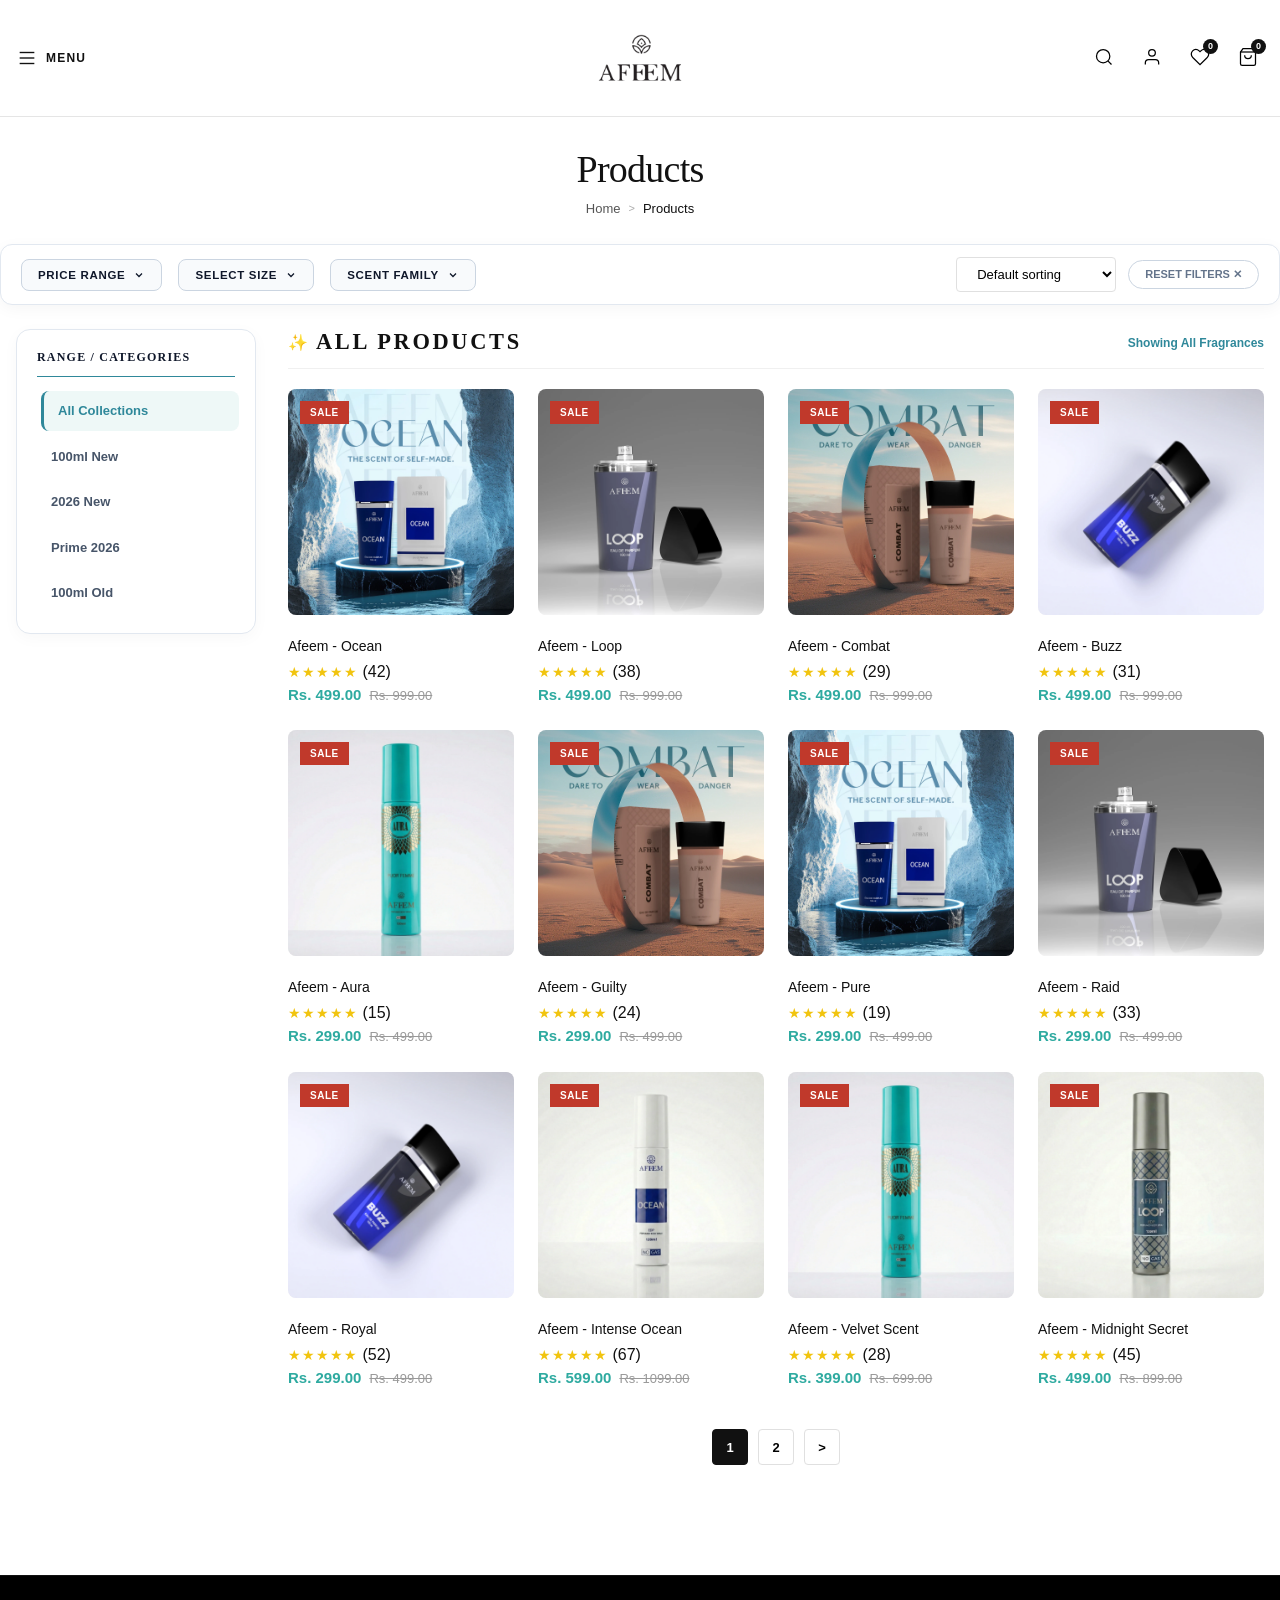
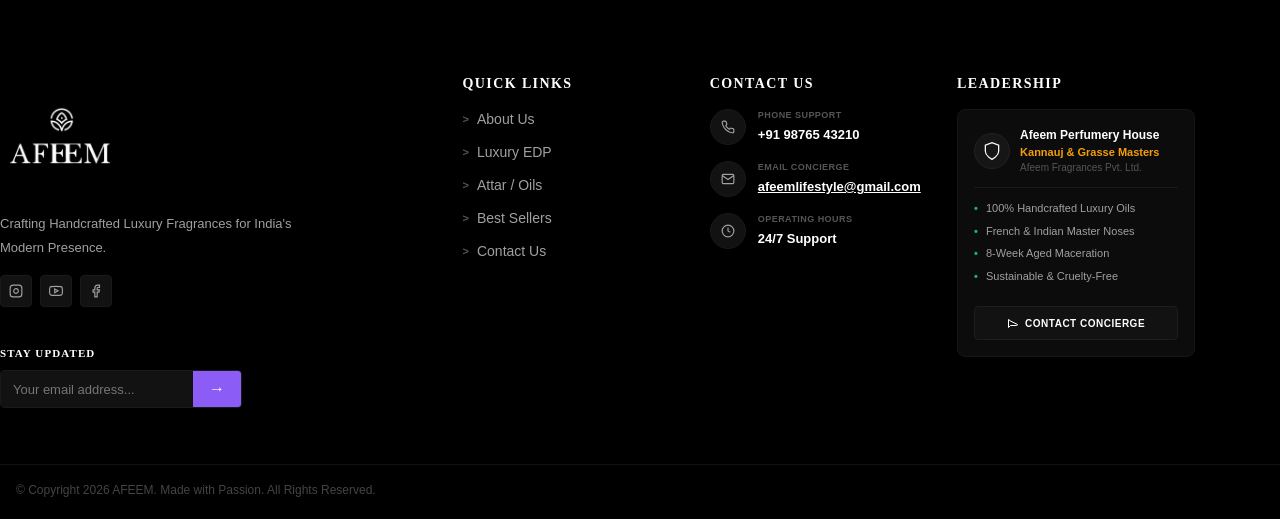
<file: shop.html>
<!DOCTYPE html>
<html lang="en">
<head>
    <meta charset="UTF-8">
    <meta name="viewport" content="width=device-width, initial-scale=1.0">
    <meta name="description" content="Shop our premium signature luxury fragrances. Find the perfect Eau de Parfum online.">
    <title>Catalog - Afeem Fragrances</title>
    <!-- Stylesheets -->
    <link rel="stylesheet" href="assets/css/variables.css">
    <link rel="stylesheet" href="assets/css/style.css">
    <link rel="stylesheet" href="assets/css/responsive.css">
</head>
<body>

    <!-- Main Navigation Header -->
    <header class="main-header" id="site-header">
        <div class="header-container">
            <!-- Mobile Menu Toggle (AFEEM Logo on Phone, MENU on Desktop) -->
            <button class="mobile-menu-btn" id="menu-toggle" aria-label="Open navigation menu">
                <svg width="22" height="22" viewBox="0 0 24 24" fill="none" stroke="currentColor" stroke-width="1.5" class="desktop-menu-icon">
                    <line x1="4" y1="6" x2="20" y2="6"></line>
                    <line x1="4" y1="12" x2="20" y2="12"></line>
                    <line x1="4" y1="18" x2="20" y2="18"></line>
                </svg>
                <span class="menu-label-text desktop-menu-text">MENU</span>
                <img src="assets/images/logo/logo.png" alt="AFEEM" class="mobile-menu-brand-logo">
            </button>

            <!-- Brand Logo -->
            <div class="logo">
                <a href="index.html">
                    <img src="assets/images/logo/logo.png" alt="AFEEM" class="brand-logo-img">
                </a>
            </div>

            <!-- Desktop Navigation Links -->
            <nav class="desktop-nav" aria-label="Main Navigation">
                <ul class="nav-list">
                    <li><a href="index.html" class="nav-link">Home</a></li>
                    <li><a href="shop.html" class="nav-link active">Catalog</a></li>
                    <li><a href="about.html" class="nav-link">About Us</a></li>
                    <li><a href="contact.html" class="nav-link">Contact</a></li>
                </ul>
            </nav>

            <!-- Header Action Icons -->
            <div class="header-actions">
                <button class="action-btn" id="search-trigger" aria-label="Search website">
                    <svg width="20" height="20" viewBox="0 0 24 24" fill="none" stroke="currentColor" stroke-width="1.5">
                        <circle cx="11" cy="11" r="8"></circle>
                        <line x1="21" y1="21" x2="16.65" y2="16.65"></line>
                    </svg>
                </button>
                <button class="action-btn" id="account-trigger" aria-label="Open account drawer">
                    <svg width="20" height="20" viewBox="0 0 24 24" fill="none" stroke="currentColor" stroke-width="1.5">
                        <path d="M20 21v-2a4 4 0 0 0-4-4H8a4 4 0 0 0-4 4v2"></path>
                        <circle cx="12" cy="7" r="4"></circle>
                    </svg>
                </button>
                <button class="action-btn" id="wishlist-trigger" aria-label="Open wishlist drawer">
                    <svg width="20" height="20" viewBox="0 0 24 24" fill="none" stroke="currentColor" stroke-width="1.5">
                        <path d="M20.84 4.61a5.5 5.5 0 0 0-7.78 0L12 5.67l-1.06-1.06a5.5 5.5 0 0 0-7.78 7.78l1.06 1.06L12 21.23l7.78-7.78 1.06-1.06a5.5 5.5 0 0 0 0-7.78z"></path>
                    </svg>
                    <span class="badge-count" id="wishlist-count">0</span>
                </button>
                <button class="action-btn" id="cart-trigger" aria-label="Open shopping cart drawer">
                    <svg width="20" height="20" viewBox="0 0 24 24" fill="none" stroke="currentColor" stroke-width="1.5">
                        <path d="M6 2L3 6v14a2 2 0 0 0 2 2h14a2 2 0 0 0 2-2V6l-3-4z"></path>
                        <line x1="3" y1="6" x2="21" y2="6"></line>
                        <path d="M16 10a4 4 0 0 1-8 0"></path>
                    </svg>
                    <span class="badge-count" id="cart-count">0</span>
                </button>
            </div>
        </div>
    </header>

    <!-- Main Content Area -->
    <main class="catalog-page-main">
        
        <!-- Shop Title & Breadcrumbs Header -->
        <section class="catalog-header-section">
            <div class="container text-center">
                <h1 class="catalog-main-title">Products</h1>
                <nav class="catalog-breadcrumbs" aria-label="Breadcrumb">
                    <a href="index.html">Home</a>
                    <span class="crumb-separator">&gt;</span>
                    <span class="crumb-current">Products</span>
                </nav>
            </div>
        </section>

        <!-- Mobile Compact Filter Bar (<768px Phone Only) -->
        <section class="mobile-catalog-toolbar-section container" id="mobile-catalog-toolbar">
            <button type="button" class="mobile-filter-trigger-btn" id="open-mobile-filter-drawer-btn">
                <svg width="15" height="15" viewBox="0 0 24 24" fill="none" stroke="currentColor" stroke-width="2.2"><line x1="4" y1="21" x2="4" y2="14"></line><line x1="4" y1="10" x2="4" y2="3"></line><line x1="12" y1="21" x2="12" y2="12"></line><line x1="12" y1="8" x2="12" y2="3"></line><line x1="20" y1="21" x2="20" y2="16"></line><line x1="20" y1="12" x2="20" y2="3"></line><line x1="1" y1="14" x2="7" y2="14"></line><line x1="9" y1="8" x2="15" y2="8"></line><line x1="17" y1="16" x2="23" y2="16"></line></svg>
                <span>FILTER &amp; SORT</span>
            </button>

            <!-- Category / Range Dropdown Selector on Mobile -->
            <div class="mobile-category-select-wrap">
                <select id="mobile-category-select" class="mobile-category-select-dropdown">
                    <option value="all">Range: All Collections</option>
                    <option value="100ml new">Range: 100ml New</option>
                    <option value="2026 new">Range: 2026 New</option>
                    <option value="prime 2026">Range: Prime 2026</option>
                    <option value="100ml old">Range: 100ml Old</option>
                </select>
            </div>
        </section>

        <!-- Top Permanent Dropdown Filter Bar (Image 3 Wireframe) -->
        <section class="top-horizontal-filters-section container">
            <div class="top-filters-bar">
                <!-- Dropdown 1: PRICE RANGE ▾ -->
                <div class="filter-dropdown-wrapper" id="dropdown-wrap-price">
                    <button type="button" class="filter-dropdown-btn" id="dropdown-btn-price">
                        <span>PRICE RANGE</span>
                        <svg width="12" height="12" viewBox="0 0 24 24" fill="none" stroke="currentColor" stroke-width="2.5"><polyline points="6 9 12 15 18 9"></polyline></svg>
                    </button>
                    <div class="filter-dropdown-menu dropdown-menu-luxury" id="dropdown-menu-price">
                        <div class="dropdown-header-label">FILTER BY PRICE</div>
                        <div class="dropdown-menu-options-list">
                            <label class="custom-filter-checkbox"><input type="checkbox" name="filter-price" value="200-300"> <span>Rs. 200 &minus; Rs. 300</span></label>
                            <label class="custom-filter-checkbox"><input type="checkbox" name="filter-price" value="300-400"> <span>Rs. 300 &minus; Rs. 400</span></label>
                            <label class="custom-filter-checkbox"><input type="checkbox" name="filter-price" value="400-500"> <span>Rs. 400 &minus; Rs. 500</span></label>
                            <label class="custom-filter-checkbox"><input type="checkbox" name="filter-price" value="500-1000"> <span>Rs. 500 &amp; Above</span></label>
                        </div>
                    </div>
                </div>

                <!-- Dropdown 2: SELECT SIZE ▾ -->
                <div class="filter-dropdown-wrapper" id="dropdown-wrap-size">
                    <button type="button" class="filter-dropdown-btn" id="dropdown-btn-size">
                        <span>SELECT SIZE</span>
                        <svg width="12" height="12" viewBox="0 0 24 24" fill="none" stroke="currentColor" stroke-width="2.5"><polyline points="6 9 12 15 18 9"></polyline></svg>
                    </button>
                    <div class="filter-dropdown-menu dropdown-menu-luxury dropdown-menu-size-popover" id="dropdown-menu-size">
                        <div class="dropdown-header-label">CHOOSE BOTTLE SIZE</div>
                        <div class="luxury-size-pills-grid">
                            <button type="button" class="size-box luxury-size-pill active" data-size="all">ALL SIZES</button>
                            <button type="button" class="size-box luxury-size-pill" data-size="50ml">50 ML</button>
                            <button type="button" class="size-box luxury-size-pill" data-size="100ml">100 ML</button>
                            <button type="button" class="size-box luxury-size-pill" data-size="150ml">150 ML</button>
                        </div>
                    </div>
                </div>

                <!-- Dropdown 3: SCENT FAMILY ▾ -->
                <div class="filter-dropdown-wrapper" id="dropdown-wrap-scent">
                    <button type="button" class="filter-dropdown-btn" id="dropdown-btn-scent">
                        <span>SCENT FAMILY</span>
                        <svg width="12" height="12" viewBox="0 0 24 24" fill="none" stroke="currentColor" stroke-width="2.5"><polyline points="6 9 12 15 18 9"></polyline></svg>
                    </button>
                    <div class="filter-dropdown-menu dropdown-menu-luxury" id="dropdown-menu-scent">
                        <div class="dropdown-header-label">SCENT PROFILE</div>
                        <ul class="color-dots-list luxury-scent-list">
                            <li data-scent="all" class="active"><span class="color-dot" style="background:#888888;"></span> All Scents</li>
                            <li data-scent="spicy"><span class="color-dot" style="background:#111111;"></span> Black Leather (Spicy)</li>
                            <li data-scent="oceanic"><span class="color-dot" style="background:#2f889a;"></span> Ocean Blue (Oceanic)</li>
                            <li data-scent="citrus"><span class="color-dot" style="background:#00ffff;"></span> Cyan Fresh (Citrus)</li>
                            <li data-scent="floral"><span class="color-dot" style="background:#8b008b;"></span> Dark Magenta (Floral)</li>
                            <li data-scent="woody"><span class="color-dot" style="background:#ff8c00;"></span> Dark Amber (Woody)</li>
                            <li data-scent="oudh"><span class="color-dot" style="background:#d4af37;"></span> Gold Luxury (Oudh)</li>
                        </ul>
                    </div>
                </div>

                <!-- Sorting & Reset -->
                <div class="top-filters-right-actions">
                    <select id="catalog-sort" class="catalog-select">
                        <option value="default">Default sorting</option>
                        <option value="bestseller">Best Selling</option>
                        <option value="price-low-high">Price: Low to High</option>
                        <option value="price-high-low">Price: High to Low</option>
                        <option value="rating">Highest Rated</option>
                    </select>

                    <button type="button" id="clear-all-filters-btn" class="reset-filters-btn">RESET FILTERS ✕</button>
                </div>
            </div>
        </section>

        <!-- 2-Column Main Catalog Layout (Image 3 Wireframe) -->
        <section class="shop-main-2col-layout container">
            <!-- Left Sidebar Column: RANGE / CATEGORIES -->
            <aside class="shop-left-sidebar">
                <h4 class="sidebar-category-title">RANGE / CATEGORIES</h4>
                <ul class="filter-link-list">
                    <li><a href="#" class="filter-pill-link active" data-category="all">All Collections</a></li>
                    <li><a href="#" class="filter-pill-link" data-category="100ml new">100ml New</a></li>
                    <li><a href="#" class="filter-pill-link" data-category="2026 new">2026 New</a></li>
                    <li><a href="#" class="filter-pill-link" data-category="prime 2026">Prime 2026</a></li>
                    <li><a href="#" class="filter-pill-link" data-category="100ml old">100ml Old</a></li>
                </ul>
            </aside>

            <!-- Right Main Area: ALL PRODUCTS Grid -->
            <main class="shop-right-products-area">
                <div class="catalog-section-badge" style="display: flex; justify-content: space-between; align-items: center; margin-bottom: 20px; border-bottom: 1px solid #f0f0f0; padding-bottom: 12px;">
                    <div style="display: flex; align-items: center; gap: 8px;">
                        <span class="sparkle-icon">✨</span>
                        <h3 class="badge-title" style="font-family: var(--font-heading); font-size: 1.4rem; margin: 0; color: #111111;">ALL PRODUCTS</h3>
                    </div>
                    <span id="filter-active-count-label" style="font-size: 12px; font-weight: 700; color: #2f889a;">Showing All Fragrances</span>
                </div>

                <!-- Products Grid -->
                <div class="afeem-grid-3col product-grid-compact" id="all-products-grid">
                    <!-- Dynamically rendered by shop.js -->
                </div>

                <!-- Pagination Bar -->
                <div class="catalog-pagination-bar" id="catalog-pagination">
                    <button class="page-btn active">1</button>
                    <button class="page-btn">2</button>
                    <button class="page-btn">&gt;</button>
                </div>
            </main>
        </section>

    </main>

    <!-- Site Footer -->
    <footer class="main-footer">
        <div class="footer-container container">
            <!-- Column 1: Brand & Socials & Newsletter -->
            <div class="footer-brand-col">
                <img src="assets/images/logo/logo-white.png" alt="AFEEM Logo" class="footer-logo-img">
                <p class="footer-about-text">Crafting Handcrafted Luxury Fragrances for India's Modern Presence.</p>
                
                <!-- Social media buttons -->
                <div class="footer-social-icons">
                    <a href="https://www.instagram.com/whiffofafeem" target="_blank" rel="noopener" class="social-icon-box" aria-label="Instagram">
                        <svg width="14" height="14" viewBox="0 0 24 24" fill="none" stroke="currentColor" stroke-width="2">
                            <rect x="2" y="2" width="20" height="20" rx="5" ry="5"></rect>
                            <path d="M16 11.37A4 4 0 1 1 12.63 8 4 4 0 0 1 16 11.37z"></path>
                            <line x1="17.5" y1="6.5" x2="17.51" y2="6.5"></line>
                        </svg>
                    </a>
                    <a href="https://www.youtube.com/@whiffofafeem" target="_blank" rel="noopener" class="social-icon-box" aria-label="YouTube">
                        <svg width="14" height="14" viewBox="0 0 24 24" fill="none" stroke="currentColor" stroke-width="2">
                            <path d="M22.54 6.42a2.78 2.78 0 0 0-1.94-2C18.88 4 12 4 12 4s-6.88 0-8.6.46a2.78 2.78 0 0 0-1.94 2A29 29 0 0 0 1 11.75a29 29 0 0 0 .46 5.33A2.78 2.78 0 0 0 3.4 19c1.72.46 8.6.46 8.6.46s6.88 0 8.6-.46a2.78 2.78 0 0 0 1.94-2 29 29 0 0 0 .46-5.25 29 29 0 0 0-.46-5.33z"></path>
                            <polygon points="9.75 15.02 15.5 11.75 9.75 8.48 9.75 15.02"></polygon>
                        </svg>
                    </a>
                    <a href="https://www.facebook.com/whiffofafeem" target="_blank" rel="noopener" class="social-icon-box" aria-label="Facebook">
                        <svg width="14" height="14" viewBox="0 0 24 24" fill="none" stroke="currentColor" stroke-width="2">
                            <path d="M18 2h-3a5 5 0 0 0-5 5v3H7v4h3v8h4v-8h3l1-4h-4V7a1 1 0 0 1 1-1h3z"></path>
                        </svg>
                    </a>
                </div>

                <!-- Newsletter signup -->
                <div class="footer-newsletter-section">
                    <h5 class="newsletter-sub-title">STAY UPDATED</h5>
                    <form class="footer-newsletter-form">
                        <input type="email" placeholder="Your email address..." required>
                        <button type="submit" aria-label="Subscribe">&rarr;</button>
                    </form>
                </div>
            </div>
            
            <!-- Column 2: Quick Links -->
            <div class="footer-links-col">
                <h4 class="footer-title">QUICK LINKS</h4>
                <ul class="footer-links-arrow">
                    <li><a href="about.html"><span class="caret-arrow">&gt;</span> About Us</a></li>
                    <li><a href="shop.html"><span class="caret-arrow">&gt;</span> Luxury EDP</a></li>
                    <li><a href="shop.html"><span class="caret-arrow">&gt;</span> Attar / Oils</a></li>
                    <li><a href="shop.html"><span class="caret-arrow">&gt;</span> Best Sellers</a></li>
                    <li><a href="contact.html"><span class="caret-arrow">&gt;</span> Contact Us</a></li>
                </ul>
            </div>

            <!-- Column 3: Contact Us -->
            <div class="footer-links-col">
                <h4 class="footer-title">CONTACT US</h4>
                <div class="footer-contacts-list">
                    <!-- Phone Support -->
                    <div class="contact-info-row">
                        <div class="contact-circle-icon">
                            <svg width="14" height="14" viewBox="0 0 24 24" fill="none" stroke="currentColor" stroke-width="2">
                                <path d="M22 16.92v3a2 2 0 0 1-2.18 2 19.79 19.79 0 0 1-8.63-3.07 19.5 19.5 0 0 1-6-6 19.79 19.79 0 0 1-3.07-8.67A2 2 0 0 1 4.11 2h3a2 2 0 0 1 2 1.72 12.84 12.84 0 0 0 .7 2.81 2 2 0 0 1-.45 2.11L8.09 9.91a16 16 0 0 0 6 6l1.27-1.27a2 2 0 0 1 2.11-.45 12.84 12.84 0 0 0 2.81.7A2 2 0 0 1 22 16.92z"></path>
                            </svg>
                        </div>
                        <div class="contact-text-meta">
                            <span class="contact-row-title">PHONE SUPPORT</span>
                            <span class="contact-row-value"><a href="tel:+919876543210" style="color: inherit; text-decoration: none;">+91 98765 43210</a></span>
                        </div>
                    </div>
                    <!-- Email Support -->
                    <div class="contact-info-row">
                        <div class="contact-circle-icon">
                            <svg width="14" height="14" viewBox="0 0 24 24" fill="none" stroke="currentColor" stroke-width="2">
                                <path d="M4 4h16c1.1 0 2 .9 2 2v12c0 1.1-.9 2-2 2H4c-1.1 0-2-.9-2-2V6c0-1.1.9-2 2-2z"></path>
                                <polyline points="22,6 12,13 2,6"></polyline>
                            </svg>
                        </div>
                        <div class="contact-text-meta">
                            <span class="contact-row-title">EMAIL CONCIERGE</span>
                            <span class="contact-row-value"><a href="mailto:afeemlifestyle@gmail.com" style="color: #ffffff !important; text-decoration: underline;">afeemlifestyle@gmail.com</a></span>
                        </div>
                    </div>
                    <!-- Operating Hours -->
                    <div class="contact-info-row">
                        <div class="contact-circle-icon">
                            <svg width="14" height="14" viewBox="0 0 24 24" fill="none" stroke="currentColor" stroke-width="2">
                                <circle cx="12" cy="12" r="10"></circle>
                                <polyline points="12 6 12 12 16 14"></polyline>
                            </svg>
                        </div>
                        <div class="contact-text-meta">
                            <span class="contact-row-title">OPERATING HOURS</span>
                            <span class="contact-row-value">24/7 Support</span>
                        </div>
                    </div>
                </div>
            </div>

            <!-- Column 4: Leadership Card -->
            <div class="footer-links-col">
                <h4 class="footer-title">LEADERSHIP</h4>
                <div class="leadership-card">
                    <!-- Profile Row -->
                    <div class="leadership-profile-row">
                        <div class="leadership-avatar">
                            <!-- SVG decorative crest/icon for master perfumers -->
                            <svg width="20" height="20" viewBox="0 0 24 24" fill="none" stroke="currentColor" stroke-width="1.5">
                                <path d="M12 22s8-4 8-10V5l-8-3-8 3v7c0 6 8 10 8 10z"></path>
                            </svg>
                        </div>
                        <div class="leadership-info">
                            <span class="leadership-name">Afeem Perfumery House</span>
                            <span class="leadership-tagline">Kannauj & Grasse Masters</span>
                            <span class="leadership-company">Afeem Fragrances Pvt. Ltd.</span>
                        </div>
                    </div>
                    <!-- Bullet checklist -->
                    <ul class="leadership-checkpoints">
                        <li>
                            <span class="green-check">&bull;</span>
                            <span class="checkpoint-text">100% Handcrafted Luxury Oils</span>
                        </li>
                        <li>
                            <span class="green-check">&bull;</span>
                            <span class="checkpoint-text">French & Indian Master Noses</span>
                        </li>
                        <li>
                            <span class="green-check">&bull;</span>
                            <span class="checkpoint-text">8-Week Aged Maceration</span>
                        </li>
                        <li>
                            <span class="green-check">&bull;</span>
                            <span class="checkpoint-text">Sustainable & Cruelty-Free</span>
                        </li>
                    </ul>
                    <!-- Button -->
                    <button type="button" class="btn leadership-card-btn">
                        <svg width="12" height="12" viewBox="0 0 24 24" fill="none" stroke="currentColor" stroke-width="2" style="margin-right: 6px;">
                            <path d="M21 15a2 2 0 0 1-2 2H7l-4 4V5a2 2 0 0 1 2 2z"></path>
                        </svg>
                        CONTACT CONCIERGE
                    </button>
                </div>
            </div>
        </div>

        <div class="footer-bottom container">
            <p class="copyright-text">&copy; Copyright 2026 AFEEM. Made with Passion. All Rights Reserved.</p>
        </div>
    </footer>

    <!-- INTERACTIVE SIDE DRAWERS & MODALS (Loaded universally on pages) -->
    
    <!-- Mobile Navigation Drawer -->
    <aside class="drawer drawer-left" id="mobile-menu-drawer" aria-hidden="true">
        <div class="drawer-overlay" data-close></div>
        <div class="drawer-content">
            <div class="drawer-header">
                <span class="drawer-title">MENU</span>
                <button class="drawer-close" aria-label="Close menu">&times;</button>
            </div>
            <div class="drawer-body">
                <ul class="mobile-nav-list">
                    <li><a href="index.html">Home</a></li>
                    <li><a href="shop.html" class="active">Catalog</a></li>
                    <li><a href="about.html">About Us</a></li>
                    <li><a href="contact.html">Contact</a></li>
                </ul>
            </div>
        </div>
    </aside>

    <!-- Shopping Cart Drawer -->
    <aside class="drawer drawer-right" id="cart-drawer" aria-hidden="true">
        <div class="drawer-overlay" data-close></div>
        <div class="drawer-content">
            <div class="drawer-header">
                <span class="drawer-title">YOUR SHOPPING BAG (<span id="cart-drawer-count">0</span>)</span>
                <button class="drawer-close" aria-label="Close cart">&times;</button>
            </div>
            <div class="drawer-body" id="cart-drawer-body">
                <div class="drawer-empty-state" id="cart-empty-state">
                    <p>Your shopping bag is empty</p>
                    <a href="shop.html" class="btn btn-primary">Go to the shop</a>
                </div>
                <div class="drawer-items-list hidden" id="cart-items-container"></div>
            </div>
            <div class="drawer-footer hidden" id="cart-drawer-footer">
                <div class="cart-totals">
                    <span>CART TOTAL:</span>
                    <span class="cart-total-price" id="cart-total-price">Rs. 0.00</span>
                </div>
                <button class="btn btn-primary btn-block">Checkout Securely</button>
            </div>
        </div>
    </aside>

    <!-- Search Slide-down Panel Overlay -->
    <aside class="search-overlay" id="search-panel" aria-hidden="true">
        <div class="search-overlay-bg" data-close></div>
        <div class="search-container">
            <div class="search-header">
                <h3 class="search-title">Search Our Store</h3>
                <button class="search-close" id="search-close-btn" aria-label="Close search">&times;</button>
            </div>
            <div class="search-body">
                <form class="search-form" id="search-panel-form">
                    <input type="search" placeholder="Search for fragrances, scents..." required id="search-input">
                    <button type="submit" class="search-submit-btn" aria-label="Submit search">
                        <svg width="20" height="20" viewBox="0 0 24 24" fill="none" stroke="currentColor" stroke-width="1.5">
                            <circle cx="11" cy="11" r="8"></circle>
                            <line x1="21" y1="21" x2="16.65" y2="16.65"></line>
                        </svg>
                    </button>
                </form>
                <div class="search-results-preview" id="search-results-preview"></div>
            </div>
        </div>
    </aside>

    <!-- Wishlist Drawer -->
    <aside class="drawer drawer-right" id="wishlist-drawer" aria-hidden="true">
        <div class="drawer-overlay" data-close></div>
        <div class="drawer-content">
            <div class="drawer-header">
                <span class="drawer-title">YOUR WISHLIST</span>
                <button class="drawer-close" aria-label="Close wishlist">&times;</button>
            </div>
            <div class="drawer-body" id="wishlist-drawer-body">
                <div class="drawer-empty-state" id="wishlist-empty-state">
                    <p>Your wishlist is empty</p>
                    <a href="shop.html" class="btn btn-primary">Discover Fragrances</a>
                </div>
                <div class="drawer-items-list hidden" id="wishlist-items-container"></div>
            </div>
            <div class="drawer-footer hidden" id="wishlist-drawer-footer"></div>
        </div>
    </aside>

    <!-- Login/Register / Recovery Account Drawer -->
    <aside class="drawer drawer-right" id="account-drawer" aria-hidden="true">
        <div class="drawer-overlay" data-close></div>
        <div class="drawer-content">
            <div class="drawer-header">
                <span class="drawer-title" id="account-drawer-title">Login</span>
                <button class="drawer-close" aria-label="Close account">&times;</button>
            </div>
            
            <div class="drawer-body">
                <div class="account-panel active" id="panel-login">
                    <h3>Great to have you back!</h3>
                    <form class="account-form" id="login-form">
                        <div class="form-group">
                            <label for="login-email">Email Address *</label>
                            <input type="email" id="login-email" required>
                        </div>
                        <div class="form-group">
                            <label for="login-password">Password *</label>
                            <input type="password" id="login-password" required>
                        </div>
                        <button type="submit" class="btn btn-primary btn-block">Sign In</button>
                        <div class="form-helper">
                            <a href="#" class="switch-panel-btn" data-target="panel-recover">Forgot your password?</a>
                            <a href="#" class="switch-panel-btn" data-target="panel-register">Register now</a>
                        </div>
                    </form>
                </div>

                <div class="account-panel" id="panel-register">
                    <h3>Create an Account</h3>
                    <form class="account-form" id="register-form">
                        <div class="form-group">
                            <label for="register-name">Full Name</label>
                            <input type="text" id="register-name" required>
                        </div>
                        <div class="form-group">
                            <label for="register-email">Email Address *</label>
                            <input type="email" id="register-email" required>
                        </div>
                        <div class="form-group">
                            <label for="register-password">Password *</label>
                            <input type="password" id="register-password" required>
                        </div>
                        <button type="submit" class="btn btn-primary btn-block">Register</button>
                        <div class="form-helper">
                            <a href="#" class="switch-panel-btn" data-target="panel-login">Back to login</a>
                        </div>
                    </form>
                </div>

                <div class="account-panel" id="panel-recover">
                    <h3>Reset your password</h3>
                    <p class="panel-subtitle">We will send you an email to reset your password.</p>
                    <form class="account-form" id="recover-form">
                        <div class="form-group">
                            <label for="recover-email">Email Address *</label>
                            <input type="email" id="recover-email" required>
                        </div>
                        <button type="submit" class="btn btn-primary btn-block">Submit</button>
                        <div class="form-helper">
                            <a href="#" class="switch-panel-btn" data-target="panel-login">Cancel</a>
                        </div>
                    </form>
                </div>
            </div>
        </div>
    </aside>

    <!-- Quick View Modal -->
    <div class="modal" id="quickview-modal" aria-hidden="true">
        <div class="modal-overlay" data-close></div>
        <div class="modal-container">
            <button class="modal-close" aria-label="Close dialog">&times;</button>
            <div class="modal-content" id="quickview-modal-content"></div>
        </div>
    </div>

    <!-- Mobile Filter Bottom Sheet Drawer Modal -->
    <div class="mobile-filter-drawer-overlay hidden" id="mobile-filter-drawer" aria-hidden="true">
        <div class="mobile-drawer-backdrop" id="mobile-filter-backdrop"></div>
        <div class="mobile-drawer-sheet">
            <!-- Header -->
            <div class="mobile-drawer-header">
                <h3>🎛️ REFINE FRAGRANCES</h3>
                <button type="button" class="mobile-drawer-close-btn" id="close-mobile-filter-drawer-btn" aria-label="Close Filter">&times;</button>
            </div>

            <!-- Content Body with Accordion Sections -->
            <div class="mobile-drawer-body">
                <!-- Section 1: Sort By -->
                <div class="mobile-filter-group">
                    <label class="mobile-filter-label">SORT FRAGRANCES BY</label>
                    <select id="mobile-catalog-sort" class="mobile-filter-select">
                        <option value="default">Default sorting</option>
                        <option value="bestseller">Best Selling</option>
                        <option value="price-low-high">Price: Low to High</option>
                        <option value="price-high-low">Price: High to Low</option>
                        <option value="rating">Highest Rated</option>
                    </select>
                </div>

                <!-- Section 2: Price Range -->
                <div class="mobile-filter-group">
                    <label class="mobile-filter-label">PRICE RANGE</label>
                    <div class="mobile-checkbox-grid">
                        <label class="mobile-custom-cb"><input type="checkbox" name="mobile-filter-price" value="200-300"> <span>Rs. 200 &minus; Rs. 300</span></label>
                        <label class="mobile-custom-cb"><input type="checkbox" name="mobile-filter-price" value="300-400"> <span>Rs. 300 &minus; Rs. 400</span></label>
                        <label class="mobile-custom-cb"><input type="checkbox" name="mobile-filter-price" value="400-500"> <span>Rs. 400 &minus; Rs. 500</span></label>
                        <label class="mobile-custom-cb"><input type="checkbox" name="mobile-filter-price" value="500-1000"> <span>Rs. 500 &amp; Above</span></label>
                    </div>
                </div>

                <!-- Section 3: Select Size -->
                <div class="mobile-filter-group">
                    <label class="mobile-filter-label">SELECT SIZE</label>
                    <div class="mobile-size-swatches">
                        <button type="button" class="mobile-size-btn active" data-size="all">ALL SIZES</button>
                        <button type="button" class="mobile-size-btn" data-size="50ml">50 ML</button>
                        <button type="button" class="mobile-size-btn" data-size="100ml">100 ML</button>
                        <button type="button" class="mobile-size-btn" data-size="150ml">150 ML</button>
                    </div>
                </div>

                <!-- Section 4: Scent Family -->
                <div class="mobile-filter-group">
                    <label class="mobile-filter-label">SCENT FAMILY</label>
                    <div class="mobile-scent-grid">
                        <button type="button" class="mobile-scent-btn active" data-scent="all"><span class="color-dot" style="background:#888888;"></span> All Scents</button>
                        <button type="button" class="mobile-scent-btn" data-scent="spicy"><span class="color-dot" style="background:#111111;"></span> Black Leather (Spicy)</button>
                        <button type="button" class="mobile-scent-btn" data-scent="oceanic"><span class="color-dot" style="background:#2f889a;"></span> Ocean Blue (Oceanic)</button>
                        <button type="button" class="mobile-scent-btn" data-scent="citrus"><span class="color-dot" style="background:#00ffff;"></span> Cyan Fresh (Citrus)</button>
                        <button type="button" class="mobile-scent-btn" data-scent="floral"><span class="color-dot" style="background:#8b008b;"></span> Dark Magenta (Floral)</button>
                        <button type="button" class="mobile-scent-btn" data-scent="woody"><span class="color-dot" style="background:#ff8c00;"></span> Dark Amber (Woody)</button>
                        <button type="button" class="mobile-scent-btn" data-scent="oudh"><span class="color-dot" style="background:#d4af37;"></span> Gold Luxury (Oudh)</button>
                    </div>
                </div>
            </div>

            <!-- Sticky Bottom CTA -->
            <div class="mobile-drawer-footer">
                <button type="button" class="mobile-reset-btn" id="mobile-reset-filters-btn">RESET ALL</button>
                <button type="button" class="mobile-apply-btn" id="mobile-apply-filters-btn">APPLY FILTERS</button>
            </div>
        </div>
    </div>

    <!-- JavaScript Files -->
    <script src="assets/js/menu.js" defer></script>
    <script src="assets/js/product.js" defer></script>
    <script src="assets/js/app.js" defer></script>
    <script src="assets/js/shop.js" defer></script>
</body>
</html>
</file>
<file: assets/css/variables.css>
/* CSS Variables & Theme Definitions */
:root {
    /* Color Palette */
    --color-bg-primary: #ffffff;
    --color-bg-secondary: #fcfcfc;
    --color-bg-tertiary: #f4f4f4;
    --color-bg-dark: #111111;
    --color-bg-overlay: rgba(0, 0, 0, 0.4);

    --color-text-primary: #111111;
    --color-text-secondary: #555555;
    --color-text-muted: #888888;
    --color-text-light: #ffffff;

    --color-accent: #111111; /* Luxury dark accent */
    --color-accent-hover: #333333;
    
    --color-border: #e5e5e5;
    --color-border-dark: #333333;
    
    --color-sale: #c0392b; /* Rich discount red */
    --color-sale-light: #fdf2f2;
    --color-success: #27ae60;
    --color-rating: #f1c40f; /* Gold stars */

    /* Typography */
    --font-heading: 'Playfair Display', 'Georgia', 'Times New Roman', serif;
    --font-body: 'Inter', -apple-system, BlinkMacSystemFont, 'Segoe UI', Roboto, Helvetica, Arial, sans-serif;
    
    --font-size-xs: 0.75rem;   /* 12px */
    --font-size-sm: 0.875rem;  /* 14px */
    --font-size-base: 1rem;    /* 16px */
    --font-size-md: 1.125rem;  /* 18px */
    --font-size-lg: 1.25rem;   /* 20px */
    --font-size-xl: 1.5rem;    /* 24px */
    --font-size-2xl: clamp(1.5rem, 3.5vw, 2rem);    /* Fluid 24px - 32px */
    --font-size-3xl: clamp(1.75rem, 4vw, 2.5rem);   /* Fluid 28px - 40px */
    --font-size-4xl: clamp(2.25rem, 5vw, 3.5rem);   /* Fluid 36px - 56px */

    --font-weight-light: 300;
    --font-weight-regular: 400;
    --font-weight-medium: 500;
    --font-weight-semibold: 600;
    --font-weight-bold: 700;

    --line-height-tight: 1.2;
    --line-height-normal: 1.5;
    --line-height-relaxed: 1.8;

    /* Spacing & Layout */
    --spacing-xs: 0.25rem;  /* 4px */
    --spacing-sm: 0.5rem;   /* 8px */
    --spacing-md: 1rem;     /* 16px */
    --spacing-lg: 1rem;     /* 16px */
    --spacing-xl: 1.5rem;   /* 24px */
    --spacing-2xl: 2.5rem;  /* 40px */
    --spacing-3xl: 3.5rem;  /* 56px */

    --container-max-width: 1560px;
    --header-height: 80px;
    --topbar-height: 40px;

    /* Borders & Radius */
    --border-radius-none: 0px;
    --border-radius-sm: 4px;
    --border-radius-md: 8px;
    --border-radius-lg: 12px;
    --border-radius-card: 16px;
    --border-radius-pill: 50px;
    --border-radius-circle: 50%;

    /* Luxury Shadows */
    --shadow-sm: 0 2px 8px rgba(0, 0, 0, 0.04);
    --shadow-md: 0 6px 18px rgba(0, 0, 0, 0.06);
    --shadow-lg: 0 12px 32px rgba(0, 0, 0, 0.1);
    --shadow-card: 0 10px 30px rgba(0, 0, 0, 0.05);
    --shadow-card-hover: 0 20px 48px rgba(0, 0, 0, 0.12);
    --shadow-glow: 0 0 25px rgba(74, 186, 171, 0.25);

    /* Accent & Status Colors */
    --color-teal: #2eaaa0;
    --color-teal-dark: #238981;
    --color-teal-light: #e6f7f5;
    --color-gold: #c59b27;
    --color-gold-light: #fef9ec;

    /* Transitions & Animations */
    --transition-fast: 0.2s cubic-bezier(0.4, 0, 0.2, 1);
    --transition-normal: 0.35s cubic-bezier(0.4, 0, 0.2, 1);
    --transition-slow: 0.5s cubic-bezier(0.4, 0, 0.2, 1);

    --z-index-back: -10;
    --z-index-base: 1;
    --z-index-dropdown: 100;
    --z-index-header: 500;
    --z-index-drawer: 1000;
    --z-index-modal: 2000;
    --z-index-popup: 3000;
}
</file>
<file: assets/css/style.css>
/* ==========================================================================
   Main Stylesheet - AFEEM Fragrances (Vanilla CSS)
   ========================================================================== */

/* 1. Global Reset & Base Styling */
* {
    margin: 0;
    padding: 0;
    box-sizing: border-box;
}

body {
    font-family: var(--font-body);
    font-size: var(--font-size-base);
    color: var(--color-text-primary);
    background-color: var(--color-bg-primary);
    line-height: var(--line-height-normal);
    overflow-x: hidden;
    -webkit-font-smoothing: antialiased;
}

a {
    color: inherit;
    text-decoration: none;
    transition: var(--transition-fast);
}

button {
    font-family: inherit;
    background: none;
    border: none;
    cursor: pointer;
    outline: none;
}

img {
    max-width: 100%;
    height: auto;
    display: block;
}

ul, ol {
    list-style: none;
}

table {
    border-collapse: collapse;
    width: 100%;
}

/* 2. Utility Classes */
.container {
    width: 100%;
    max-width: var(--container-max-width);
    margin: 0 auto;
    padding: 0 var(--spacing-lg);
}

.text-center {
    text-align: center;
}

.bold-text {
    font-weight: var(--font-weight-bold);
}

.hidden {
    display: none !important;
}

.flex-justify-between {
    display: flex;
    justify-content: space-between;
    align-items: center;
}

.text-padding {
    padding: var(--spacing-xl);
}

/* Typography Styles */
h1, h2, h3, h4, h5, h6 {
    font-family: var(--font-heading);
    font-weight: var(--font-weight-medium);
    line-height: var(--line-height-tight);
    margin-bottom: var(--spacing-sm);
}

/* Buttons */
.btn {
    display: inline-block;
    padding: 0.75rem 2rem;
    font-size: var(--font-size-sm);
    font-weight: var(--font-weight-medium);
    text-transform: uppercase;
    letter-spacing: 0.1em;
    border-radius: var(--border-radius-none);
    transition: var(--transition-normal);
    text-align: center;
}

.btn-primary {
    background-color: var(--color-bg-dark);
    color: var(--color-text-light);
    border: 1px solid var(--color-bg-dark);
}

.btn-primary:hover {
    background-color: var(--color-bg-primary);
    color: var(--color-text-primary);
}

.btn-secondary {
    background-color: var(--color-bg-primary);
    color: var(--color-text-primary);
    border: 1px solid var(--color-text-primary);
}

.btn-secondary:hover {
    background-color: var(--color-bg-dark);
    color: var(--color-text-light);
}

.btn-block {
    display: block;
    width: 100%;
}

.btn-sm {
    padding: 0.5rem 1.25rem;
    font-size: var(--font-size-xs);
}

.btn-text {
    font-size: var(--font-size-sm);
    font-weight: var(--font-weight-semibold);
    text-transform: uppercase;
    letter-spacing: 0.05em;
    border-bottom: 2px solid var(--color-text-primary);
    padding-bottom: 2px;
}

.btn-text:hover {
    color: var(--color-text-muted);
    border-color: var(--color-border);
}

/* Form Fields */
.form-group {
    margin-bottom: var(--spacing-md);
}

.form-group label {
    display: block;
    font-size: var(--font-size-xs);
    text-transform: uppercase;
    letter-spacing: 0.05em;
    margin-bottom: var(--spacing-xs);
    font-weight: var(--font-weight-medium);
}

.form-group input,
.form-group textarea,
.form-group select {
    width: 100%;
    padding: 0.75rem;
    border: 1px solid var(--color-border);
    font-family: inherit;
    font-size: var(--font-size-sm);
    outline: none;
    transition: var(--transition-fast);
}

.form-group input:focus,
.form-group textarea:focus {
    border-color: var(--color-text-primary);
}

/* ==========================================================================
   3. Header, Navigation and Announcement
   ========================================================================== */
.topbar {
    background-color: var(--color-bg-dark);
    color: var(--color-text-light);
    font-size: var(--font-size-xs);
    font-weight: var(--font-weight-medium);
    text-align: center;
    padding: 8px 0;
    letter-spacing: 0.05em;
    height: var(--topbar-height);
    overflow: hidden;
    position: relative;
    z-index: var(--z-index-header);
}

.topbar-container {
    display: flex;
    justify-content: center;
    align-items: center;
    height: 100%;
}

.main-header {
    background-color: var(--color-bg-primary);
    border-bottom: 1px solid var(--color-border);
    position: sticky;
    top: 0;
    z-index: var(--z-index-header);
    transition: var(--transition-normal);
}

.main-header.scrolled {
    box-shadow: var(--shadow-sm);
}

.header-container {
    max-width: var(--container-max-width);
    margin: 0 auto;
    padding: 8px var(--spacing-lg);
    min-height: var(--header-height);
    height: auto;
    display: grid;
    grid-template-columns: 1fr auto 1fr;
    align-items: center;
}

/* Hamburger + MENU text — always visible (afeem.in style) */
.mobile-menu-btn {
    display: flex;
    align-items: center;
    gap: 8px;
    color: var(--color-text-primary);
    background: none;
    border: none;
    cursor: pointer;
    padding: 4px 0;
    transition: var(--transition-fast);
}

.mobile-menu-btn:hover {
    color: var(--color-text-muted);
}

.menu-label-text {
    font-size: var(--font-size-xs);
    font-weight: var(--font-weight-semibold);
    letter-spacing: 0.1em;
    text-transform: uppercase;
}

/* Desktop Nav — hidden (navigation via hamburger, like afeem.in) */
.desktop-nav {
    display: none;
}

.desktop-nav .nav-list {
    display: flex;
    gap: var(--spacing-xl);
}

.desktop-nav .nav-link {
    font-size: var(--font-size-sm);
    font-weight: var(--font-weight-medium);
    text-transform: uppercase;
    letter-spacing: 0.05em;
    padding: 8px 0;
    position: relative;
}

.desktop-nav .nav-link::after {
    content: '';
    position: absolute;
    bottom: 0;
    left: 0;
    width: 0;
    height: 1.5px;
    background-color: var(--color-text-primary);
    transition: var(--transition-normal);
}

.desktop-nav .nav-link:hover::after,
.desktop-nav .nav-link.active::after {
    width: 100%;
}

.logo {
    display: flex;
    align-items: center;
    justify-content: center;
}

.brand-logo-img {
    height: 100px;
    width: auto;
    object-fit: contain;
    display: block;
}

.logo-text {
    font-family: var(--font-heading);
    font-size: var(--font-size-xl);
    font-weight: var(--font-weight-bold);
    letter-spacing: 0.15em;
}

.header-actions {
    display: flex;
    align-items: center;
    gap: var(--spacing-md);
    justify-content: flex-end;
}

.action-btn {
    position: relative;
    padding: 6px;
    transition: var(--transition-fast);
}

.action-btn:hover {
    color: var(--color-text-muted);
}

.badge-count {
    position: absolute;
    top: -2px;
    right: -2px;
    background-color: var(--color-bg-dark);
    color: var(--color-text-light);
    font-size: 9px;
    width: 15px;
    height: 15px;
    border-radius: var(--border-radius-circle);
    display: flex;
    align-items: center;
    justify-content: center;
    font-weight: var(--font-weight-bold);
}

/* ==========================================================================
   4. Hero + Deals Layout (afeem.in style: slider left + sidebar right)
   ========================================================================== */

/* Outer wrapper: 2-col grid */
/* Full-Width Luxury Hero Slider Section (100% Full Screen Viewport Coverage) */
.hero-slider-section.full-width-hero {
    position: relative;
    width: 100vw;
    left: 50%;
    right: 50%;
    margin-left: -50vw;
    margin-right: -50vw;
    height: calc(100vh - 90px);
    min-height: 560px;
    max-height: 800px;
    overflow: hidden;
    background-color: #f8fafc;
}

.slider-wrapper {
    position: relative;
    width: 100%;
    height: 100%;
}

.slide {
    position: absolute;
    top: 0;
    left: 0;
    width: 100%;
    height: 100%;
    background-size: cover;
    background-position: center 38%; /* Ensures top cap & bottom pedestal both fit 100% in viewport */
    background-repeat: no-repeat;
    display: flex;
    align-items: center;
    justify-content: flex-start;
    opacity: 0;
    visibility: hidden;
    transition: opacity 0.6s cubic-bezier(0.25, 1, 0.5, 1), visibility 0.6s;
    z-index: 1;
}

.slide.active {
    opacity: 1;
    visibility: visible;
    z-index: 2;
}

.slide-content-wrap {
    position: relative;
    z-index: 5;
    width: 100%;
    max-width: 1560px;
    margin: 0 auto;
    padding: 0 40px;
}

/* Image 3 Clean Un-boxed Typography Layout */
.slide-content.clean-hero-text {
    text-align: left;
    color: #0f172a;
    max-width: 520px;
    background: transparent !important;
    backdrop-filter: none !important;
    -webkit-backdrop-filter: none !important;
    padding: 0 !important;
    border-radius: 0 !important;
    border: none !important;
    box-shadow: none !important;
    transform: translateX(-30px);
    transition: transform 0.6s cubic-bezier(0.16, 1, 0.3, 1), opacity 0.6s ease;
}

.hero-brand-mark {
    margin-bottom: 22px;
}

.hero-logo-img {
    height: 42px;
    width: auto;
    object-fit: contain;
    filter: drop-shadow(0 2px 8px rgba(0,0,0,0.06));
}

.slide-content.clean-hero-text .slide-subtitle {
    color: #2eaaa0;
    font-size: 13px;
    font-weight: 800;
    letter-spacing: 0.22em;
    text-transform: uppercase;
    margin-bottom: 14px;
}

.slide-content.clean-hero-text .slide-title {
    color: #0b0f19;
    font-family: var(--font-heading), 'Playfair Display', serif;
    font-size: 3.8rem;
    font-weight: 700;
    line-height: 1.06;
    letter-spacing: -0.01em;
    margin-bottom: 16px;
}

.slide-content.clean-hero-text .slide-tagline {
    font-size: 16px;
    color: #475569;
    font-weight: 500;
    margin-bottom: 16px;
}

.slide-content.clean-hero-text .slide-offer {
    font-size: 14px;
    color: #2eaaa0;
    font-weight: 700;
    margin-bottom: 28px;
}

.slide.active .slide-content {
    transform: translateX(0);
}

.slide-subtitle {
    font-size: 11px;
    text-transform: uppercase;
    letter-spacing: 0.25em;
    margin-bottom: 12px;
    font-weight: 800;
    color: #2eaaa0;
}

.slide-title {
    font-size: 3.2rem;
    font-family: var(--font-heading), 'Playfair Display', serif;
    font-weight: 700;
    line-height: 1.1;
    margin-bottom: 16px;
    color: #111111;
}

.slide-offer {
    font-size: 14px;
    margin-bottom: 24px;
    letter-spacing: 0.05em;
    color: #555555;
    font-weight: 500;
}

.hero-cta-btn {
    background: #111111 !important;
    color: #ffffff !important;
    padding: 14px 32px !important;
    font-size: 12px !important;
    font-weight: 800 !important;
    letter-spacing: 0.1em !important;
    border-radius: 6px !important;
    border: none !important;
    box-shadow: 0 8px 20px rgba(0, 0, 0, 0.2) !important;
    transition: all 0.3s ease !important;
}

.hero-cta-btn:hover {
    background: #2eaaa0 !important;
    transform: translateY(-2px);
    box-shadow: 0 12px 24px rgba(46, 170, 160, 0.35) !important;
}

.slider-nav {
    position: absolute;
    top: 50%;
    transform: translateY(-50%);
    width: 48px;
    height: 48px;
    border-radius: 50%;
    background-color: rgba(255, 255, 255, 0.9);
    color: #111111;
    display: flex;
    align-items: center;
    justify-content: center;
    z-index: 10;
    transition: all 0.3s ease;
    border: 1px solid rgba(0, 0, 0, 0.08);
    box-shadow: 0 4px 14px rgba(0, 0, 0, 0.12);
    cursor: pointer;
}

.slider-nav:hover {
    background-color: #111111;
    color: #ffffff;
    transform: translateY(-50%) scale(1.1);
}

.slider-nav.prev {
    left: 24px;
}

.slider-nav.next {
    right: 24px;
}

.slider-dots {
    position: absolute;
    bottom: 24px;
    left: 50%;
    transform: translateX(-50%);
    display: flex;
    align-items: center;
    gap: 10px;
    z-index: 10;
    padding: 8px 18px;
    background: rgba(15, 23, 42, 0.45);
    backdrop-filter: blur(12px);
    -webkit-backdrop-filter: blur(12px);
    border-radius: 30px;
    border: 1px solid rgba(255, 255, 255, 0.2);
    box-shadow: 0 8px 24px rgba(0, 0, 0, 0.25);
}

.dot {
    width: 10px;
    height: 10px;
    border-radius: 50%;
    background-color: rgba(255, 255, 255, 0.45);
    cursor: pointer;
    transition: all 0.35s cubic-bezier(0.4, 0, 0.2, 1);
}

.dot.active {
    background-color: #2eaaa0;
    width: 28px;
    border-radius: 12px;
    box-shadow: 0 0 10px rgba(46, 170, 160, 0.6);
}

/* RIGHT: Deals Sidebar */
.deals-sidebar {
    display: flex;
    flex-direction: column;
    background-color: #ffffff;
    border-left: 1px solid var(--color-border);
    overflow: hidden;
}

.deals-sidebar-header {
    background-color: #4ABAAB;
    color: #ffffff;
    font-size: var(--font-size-sm);
    font-weight: var(--font-weight-semibold);
    text-transform: capitalize;
    letter-spacing: 0.02em;
    padding: 14px var(--spacing-lg);
    flex-shrink: 0;
}

.deals-sidebar-body {
    display: flex;
    flex-direction: column;
    flex: 1;
}

.deal-item {
    display: flex;
    align-items: center;
    gap: var(--spacing-md);
    padding: var(--spacing-md) var(--spacing-lg);
    border-bottom: 1px solid var(--color-border);
    text-decoration: none;
    color: inherit;
    transition: background-color var(--transition-fast);
    flex: 1;
}

.deal-item:last-child {
    border-bottom: none;
}

.deal-item:hover {
    background-color: #f9f9f9;
}

.deal-img-wrap {
    width: 90px;
    height: 90px;
    flex-shrink: 0;
    overflow: hidden;
    border-radius: var(--border-radius-sm);
    background-color: #f0eeec;
}

.deal-img-wrap img {
    width: 100%;
    height: 100%;
    object-fit: cover;
    transition: transform var(--transition-normal);
}

.deal-item:hover .deal-img-wrap img {
    transform: scale(1.05);
}

.deal-info {
    flex: 1;
}

.deal-name {
    font-size: var(--font-size-base);
    font-family: var(--font-heading);
    font-weight: var(--font-weight-medium);
    color: var(--color-text-primary);
    margin-bottom: 4px;
    line-height: 1.3;
}

.deal-discount {
    font-size: var(--font-size-xs);
    color: var(--color-text-muted);
    text-transform: uppercase;
    letter-spacing: 0.05em;
}

/* Legacy promo section (kept for other pages if needed) */
.promo-banners-section {
    padding: var(--spacing-3xl) 0;
}

.promo-grid {
    display: grid;
    grid-template-columns: repeat(2, 1fr);
    gap: var(--spacing-lg);
}

.promo-card {
    height: 350px;
    background-size: cover;
    background-position: center;
    display: flex;
    align-items: flex-end;
    padding: var(--spacing-xl);
    position: relative;
    overflow: hidden;
    transition: var(--transition-normal);
}

.promo-card::before {
    content: '';
    position: absolute;
    top: 0;
    left: 0;
    width: 100%;
    height: 100%;
    background-color: rgba(0, 0, 0, 0.05);
    transition: var(--transition-fast);
}

.promo-card:hover::before {
    background-color: rgba(0, 0, 0, 0.15);
}

.promo-content {
    position: relative;
    z-index: 2;
    color: var(--color-text-light);
}

.promo-tag {
    font-size: var(--font-size-xs);
    text-transform: uppercase;
    letter-spacing: 0.1em;
    margin-bottom: var(--spacing-xs);
    display: block;
}

.promo-title {
    font-size: var(--font-size-xl);
    margin-bottom: var(--spacing-xs);
}

.promo-discount {
    font-size: var(--font-size-sm);
    margin-bottom: var(--spacing-md);
    opacity: 0.9;
}

/* ==========================================================================
   6. Afeem Product Sections (Best Seller + Hot Deal) — afeem.in style
   ========================================================================== */

/* ==========================================================================
   6. Afeem Luxury Product Sections & Cards — Dior/Chanel/Tom Ford Style
   ========================================================================== */

/* Section wrapper & continuous layout */
.afeem-product-section {
    padding: 56px 0 48px;
    background-color: #ffffff;
    position: relative;
}

.afeem-hotdeal-section {
    background-color: #ffffff;
    padding: 56px 0 56px;
    border-top: none;
    border-bottom: none;
}

/* Centered section heading */
.afeem-section-header {
    text-align: center;
    margin-bottom: 44px;
}

.section-tag {
    font-size: 11px;
    font-weight: 700;
    letter-spacing: 0.2em;
    text-transform: uppercase;
    color: var(--color-teal);
    display: block;
    margin-bottom: 8px;
}

.section-tag.hot-tag {
    color: #c0392b;
}

.afeem-section-title {
    font-family: var(--font-heading), 'Playfair Display', serif;
    font-size: 2.2rem;
    font-weight: 700;
    letter-spacing: 0.06em;
    text-transform: uppercase;
    color: var(--color-text-primary);
    margin-bottom: 10px;
}

.afeem-heading-line {
    width: 48px;
    height: 2px;
    background: linear-gradient(90deg, #111111, #2eaaa0);
    margin: 0 auto 14px;
    border-radius: 2px;
}

.afeem-section-subtitle {
    font-size: 0.95rem;
    color: var(--color-text-secondary);
    letter-spacing: 0.02em;
}

/* Flash Deal Countdown Bar */
.flash-countdown-bar {
    display: inline-flex;
    align-items: center;
    gap: 14px;
    margin-top: 20px;
    background: #ffffff;
    padding: 8px 22px;
    border-radius: 50px;
    border: 1px solid rgba(0, 0, 0, 0.08);
    box-shadow: 0 4px 16px rgba(0, 0, 0, 0.04);
}

.countdown-label {
    font-size: 12px;
    font-weight: 600;
    text-transform: uppercase;
    letter-spacing: 0.08em;
    color: var(--color-text-primary);
}

.countdown-boxes {
    display: flex;
    align-items: center;
    gap: 6px;
}

.c-unit {
    background: #111111;
    color: #ffffff;
    padding: 4px 10px;
    border-radius: 6px;
    display: flex;
    align-items: baseline;
    gap: 3px;
}

.c-unit strong {
    font-size: 14px;
    font-weight: 700;
}

.c-unit small {
    font-size: 9px;
    color: #2eaaa0;
    font-weight: 700;
}

.c-sep {
    font-weight: 700;
    color: #111111;
}

/* Grids */
.afeem-grid-4col {
    display: grid;
    grid-template-columns: repeat(4, 1fr);
    gap: 28px;
}

.afeem-grid-3col {
    display: grid;
    grid-template-columns: repeat(3, 1fr);
    gap: 28px;
}

/* Luxury Product Card Container (Seamless Pure White Layout) */
.afeem-product-card {
    position: relative;
    background: transparent;
    border-radius: 0;
    padding: 0;
    border: none;
    box-shadow: none;
    transition: transform 0.35s cubic-bezier(0.4, 0, 0.2, 1);
    display: flex;
    flex-direction: column;
    height: 100%;
}

.afeem-product-card:hover {
    transform: translateY(-4px);
    box-shadow: none;
}

/* Image Wrapper */
.afeem-card-img-link {
    display: block;
    position: relative;
    overflow: hidden;
    border-radius: 0;
    aspect-ratio: 1 / 1;
    background-color: #f6f6f6;
}

.afeem-card-wide .afeem-card-img-link {
    aspect-ratio: 4 / 3;
}

.afeem-card-img {
    width: 100%;
    height: 100%;
    object-fit: cover;
    display: block;
    transition: transform 0.6s cubic-bezier(0.4, 0, 0.2, 1), opacity 0.4s ease;
}

.afeem-card-img.hover-image {
    position: absolute;
    top: 0;
    left: 0;
    opacity: 0;
}

.afeem-product-card:hover .afeem-card-img.main-image {
    transform: scale(1.06);
}

.afeem-product-card:hover .afeem-card-img.hover-image {
    opacity: 1;
    transform: scale(1.06);
}

/* Card Badges */
.card-badge {
    position: absolute;
    z-index: 4;
    font-size: 11px;
    font-weight: 700;
    letter-spacing: 0.05em;
    border-radius: 0;
    padding: 4px 10px;
}

.sale-badge {
    top: 10px;
    left: 10px;
    background: #111111;
    color: #ffffff;
}

.stock-badge {
    top: 40px;
    left: 10px;
    background: rgba(46, 170, 160, 0.15);
    color: #238981;
}

/* Floating Action Buttons Overlay (Top Right) */
.afeem-card-actions {
    position: absolute;
    top: 10px;
    right: 10px;
    display: flex;
    flex-direction: column;
    gap: 8px;
    z-index: 5;
    opacity: 0;
    transform: translateX(12px);
    transition: opacity 0.3s ease, transform 0.3s cubic-bezier(0.4, 0, 0.2, 1);
}

.afeem-product-card:hover .afeem-card-actions {
    opacity: 1;
    transform: translateX(0);
}

.afeem-card-actions .action-btn {
    width: 36px;
    height: 36px;
    border-radius: 50%;
    background: #ffffff;
    border: 1px solid rgba(0, 0, 0, 0.06);
    box-shadow: 0 4px 12px rgba(0, 0, 0, 0.12);
    color: #111111;
    display: flex;
    align-items: center;
    justify-content: center;
    cursor: pointer;
    transition: background 0.2s ease, color 0.2s ease, transform 0.2s ease;
}

.afeem-card-actions .action-btn:hover {
    background: #111111;
    color: #ffffff;
    transform: scale(1.1);
}

/* Slide-Up Add to Bag Button */
.card-slide-cart-btn {
    position: absolute;
    bottom: 10px;
    left: 10px;
    right: 10px;
    background: #111111;
    color: #ffffff;
    border: none;
    border-radius: 0;
    padding: 10px 16px;
    font-size: 13px;
    font-weight: 600;
    letter-spacing: 0.04em;
    display: flex;
    align-items: center;
    justify-content: center;
    gap: 8px;
    box-shadow: 0 8px 20px rgba(0, 0, 0, 0.22);
    transform: translateY(120%);
    opacity: 0;
    transition: transform 0.35s cubic-bezier(0.4, 0, 0.2, 1), opacity 0.35s ease, background 0.2s ease;
    z-index: 6;
    cursor: pointer;
}

.afeem-product-card:hover .card-slide-cart-btn {
    transform: translateY(0);
    opacity: 1;
}

.card-slide-cart-btn:hover {
    background: #2eaaa0;
    box-shadow: 0 10px 25px rgba(46, 170, 160, 0.4);
}

/* Card Meta Info */
.afeem-card-info {
    padding: 12px 0 0;
    display: flex;
    flex-direction: column;
    flex-grow: 1;
}

.card-rating {
    display: flex;
    align-items: center;
    gap: 6px;
    margin-bottom: 2px;
}

.card-rating .stars {
    color: #f1c40f;
    font-size: 12px;
    letter-spacing: 1px;
}

.card-rating .rating-count {
    font-size: 11px;
    color: var(--color-text-muted);
}

.afeem-card-name {
    font-family: var(--font-body);
    font-size: 15px;
    font-weight: 600;
    color: var(--color-text-primary);
    margin-bottom: 4px;
    line-height: 1.35;
}

.afeem-card-name a {
    color: inherit;
    text-decoration: none;
    transition: color 0.2s ease;
}

.afeem-card-name a:hover {
    color: #2eaaa0;
}

.afeem-card-price {
    display: flex;
    align-items: baseline;
    gap: 8px;
    margin-top: auto;
}

.afeem-card-price .price-current {
    font-size: 15px;
    font-weight: 700;
    color: #2eaaa0;
}

.afeem-card-price .price-strike {
    font-size: 13px;
    color: #999999;
    text-decoration: line-through;
}

/* ==========================================================================
   3D Coverflow Showcase Carousel Section (Pure White Theme)
   ========================================================================== */
.afeem-3d-showcase-section {
    padding: 60px 0 70px;
    background-color: #ffffff;
    overflow: hidden;
    position: relative;
}

.coverflow-3d-container {
    position: relative;
    width: 100%;
    max-width: 1380px;
    margin: 0 auto;
    height: 560px;
    perspective: 1400px;
    perspective-origin: 50% 40%;
}

.coverflow-track {
    position: relative;
    width: 100%;
    height: 100%;
    display: flex;
    align-items: center;
    justify-content: center;
    transform-style: preserve-3d;
}

.coverflow-card {
    position: absolute;
    width: 360px;
    height: 470px;
    top: 50%;
    left: 50%;
    margin-top: -235px;
    margin-left: -180px;
    background: #ffffff;
    border-radius: 16px;
    border: 1px solid rgba(0, 0, 0, 0.08);
    box-shadow: 0 18px 40px rgba(0, 0, 0, 0.12);
    transition: transform 0.6s cubic-bezier(0.25, 1, 0.5, 1), opacity 0.6s ease, box-shadow 0.6s ease, z-index 0.6s ease;
    cursor: pointer;
    user-select: none;
    overflow: hidden;
}

.card-3d-inner {
    display: flex;
    flex-direction: column;
    height: 100%;
}

.card-3d-img {
    width: 100%;
    height: 310px;
    overflow: hidden;
    background: #ffffff;
    display: flex;
    align-items: center;
    justify-content: center;
    padding: 16px;
}

.card-3d-img img {
    max-width: 100%;
    max-height: 100%;
    object-fit: contain;
    transition: transform 0.4s ease;
}

.coverflow-card:hover .card-3d-img img {
    transform: scale(1.05);
}

.card-3d-bar {
    background: linear-gradient(90deg, #6c5ce7, #5a49e0);
    display: flex;
    align-items: center;
    justify-content: space-around;
    padding: 10px 0;
}

.c3d-action-btn {
    background: none;
    border: none;
    color: #ffffff;
    cursor: pointer;
    transition: transform 0.2s ease;
    display: flex;
    align-items: center;
    justify-content: center;
    padding: 4px;
}

.c3d-action-btn:hover {
    transform: scale(1.25);
}

.card-3d-meta {
    padding: 14px 16px;
    text-align: center;
    background: #ffffff;
    flex-grow: 1;
    display: flex;
    flex-direction: column;
    justify-content: center;
}

.c3d-title {
    font-size: 15px;
    font-weight: 600;
    color: #111111;
    margin-bottom: 4px;
}

.c3d-title a {
    color: inherit;
    text-decoration: none;
}

.c3d-price {
    font-size: 15px;
    font-weight: 700;
    color: #2eaaa0;
}

/* Dots Pagination */
.coverflow-dots {
    display: flex;
    justify-content: center;
    gap: 8px;
    margin-top: 16px;
}

.coverflow-dots .dot {
    width: 10px;
    height: 10px;
    border-radius: 50%;
    background: #cccccc;
    cursor: pointer;
    transition: background 0.3s ease, transform 0.3s ease;
}

.coverflow-dots .dot.active {
    background: #6c5ce7;
    transform: scale(1.3);
}




    from { opacity: 0; transform: translateY(10px); }
    to { opacity: 1; transform: translateY(0); }
}

.product-grid {
    display: grid;
    grid-template-columns: repeat(4, 1fr);
    gap: var(--spacing-lg);
}

.product-grid.columns-3 {
    grid-template-columns: repeat(3, 1fr);
}

.product-grid.columns-4 {
    grid-template-columns: repeat(4, 1fr);
}

/* Product Card Component */
.product-card {
    display: flex;
    flex-direction: column;
    position: relative;
}

.product-image-container {
    position: relative;
    overflow: hidden;
    background-color: var(--color-bg-secondary);
    aspect-ratio: 1 / 1.25;
}

.product-image-container img {
    width: 100%;
    height: 100%;
    object-fit: cover;
    transition: transform var(--transition-slow) ease;
}

.product-image-container .hover-image {
    position: absolute;
    top: 0;
    left: 0;
    opacity: 0;
    transition: opacity var(--transition-normal) ease;
}

.product-card:hover .product-image-container img.main-image {
    transform: scale(1.05);
}

.product-card:hover .product-image-container .hover-image {
    opacity: 1;
}

.badge {
    position: absolute;
    top: 12px;
    left: 12px;
    padding: 4px 10px;
    font-size: 10px;
    text-transform: uppercase;
    font-weight: var(--font-weight-semibold);
    letter-spacing: 0.05em;
    z-index: 3;
}

.badge.sale {
    background-color: var(--color-sale);
    color: var(--color-text-light);
}

.product-actions {
    position: absolute;
    right: 12px;
    top: 12px;
    display: flex;
    flex-direction: column;
    gap: 8px;
    transform: translateX(20px);
    opacity: 0;
    transition: var(--transition-normal);
    z-index: 3;
}

.product-card:hover .product-actions {
    transform: translateX(0);
    opacity: 1;
}

.product-actions .action-btn {
    width: 36px;
    height: 36px;
    border-radius: var(--border-radius-circle);
    background-color: var(--color-bg-primary);
    box-shadow: var(--shadow-sm);
    display: flex;
    align-items: center;
    justify-content: center;
    transition: var(--transition-fast);
}

.product-actions .action-btn:hover {
    background-color: var(--color-bg-dark);
    color: var(--color-text-light);
}

.quick-add-btn {
    position: absolute;
    bottom: 0;
    left: 0;
    width: 100%;
    padding: 12px;
    background-color: rgba(17, 17, 17, 0.9);
    color: var(--color-text-light);
    font-size: var(--font-size-xs);
    font-weight: var(--font-weight-semibold);
    text-transform: uppercase;
    letter-spacing: 0.1em;
    transform: translateY(100%);
    transition: var(--transition-normal);
    z-index: 3;
}

.product-card:hover .quick-add-btn {
    transform: translateY(0);
}

.product-info {
    padding: var(--spacing-md) 0 var(--spacing-sm);
}

.product-title {
    font-size: var(--font-size-sm);
    font-weight: var(--font-weight-medium);
    margin-bottom: var(--spacing-xs);
    text-transform: uppercase;
    letter-spacing: 0.03em;
}

.product-rating {
    display: flex;
    align-items: center;
    gap: var(--spacing-xs);
    margin-bottom: 4px;
}

.product-rating .stars {
    color: var(--color-rating);
    font-size: 13px;
    letter-spacing: 2px;
}

.product-rating .rating-count {
    font-size: var(--font-size-xs);
    color: var(--color-text-muted);
}

.product-price {
    display: flex;
    gap: var(--spacing-sm);
    font-size: var(--font-size-sm);
}

.price-current {
    font-weight: var(--font-weight-semibold);
}

.price-compare {
    color: var(--color-text-muted);
    text-decoration: line-through;
}

/* ==========================================================================
   7. Newsletter Subscription Banner
   ========================================================================== */
.newsletter-section {
    background-color: var(--color-bg-secondary);
    border-top: 1px solid var(--color-border);
    border-bottom: 1px solid var(--color-border);
    padding: var(--spacing-3xl) 0;
    text-align: center;
}

.newsletter-container {
    max-width: 650px !important;
}

.newsletter-tag {
    font-size: var(--font-size-xs);
    text-transform: uppercase;
    letter-spacing: 0.2em;
    color: var(--color-text-muted);
    margin-bottom: var(--spacing-sm);
    display: block;
}

.newsletter-title {
    font-size: var(--font-size-xl);
    margin-bottom: var(--spacing-md);
}

.newsletter-subtitle {
    font-size: var(--font-size-sm);
    color: var(--color-text-secondary);
    margin-bottom: var(--spacing-xl);
}

.newsletter-form {
    display: flex;
    gap: var(--spacing-sm);
}

.newsletter-form input {
    flex: 1;
    padding: 0.75rem 1rem;
    border: 1px solid var(--color-border);
    outline: none;
    font-family: inherit;
    font-size: var(--font-size-sm);
}

.newsletter-form input:focus {
    border-color: var(--color-text-primary);
}

/* ==========================================================================
   8. Footer Component
   ========================================================================== */
.main-footer {
    background-color: #000000; /* Solid Black Background */
    color: #ffffff;
    border-top: 1px solid #111111;
    padding: 40px 0 20px;
}

.footer-container {
    display: grid;
    grid-template-columns: 1.2fr 0.8fr 1fr 1fr;
    gap: var(--spacing-2xl);
    margin-bottom: var(--spacing-lg);
    align-items: start;
}

.footer-logo-img {
    height: 120px; /* Constrain footer logo larger */
    width: auto;
    object-fit: contain;
    margin-bottom: var(--spacing-md);
    display: block;
}

.footer-about-text {
    font-size: 13px;
    color: #a0a0a0; /* Light grey text */
    line-height: var(--line-height-relaxed);
    max-width: 280px;
    margin-bottom: 16px;
}

/* Social Media Boxes */
.footer-social-icons {
    display: flex;
    gap: 8px;
    margin-bottom: 20px;
}

.social-icon-box {
    width: 32px;
    height: 32px;
    border-radius: 4px;
    background-color: #121212;
    border: 1px solid #1a1a1a;
    display: flex;
    align-items: center;
    justify-content: center;
    color: #a0a0a0;
    transition: all 0.2s ease;
}

.social-icon-box:hover {
    background-color: #222222;
    color: #ffffff;
    transform: translateY(-2px);
}

/* Footer Newsletter Section */
.footer-newsletter-section {
    margin-top: 20px;
}

.footer-newsletter-section .newsletter-sub-title {
    font-size: 11px;
    font-weight: var(--font-weight-bold);
    color: #ffffff;
    letter-spacing: 0.1em;
    margin-bottom: 10px;
    text-transform: uppercase;
}

.footer-newsletter-form {
    display: flex;
    height: 38px;
    max-width: 280px;
    border-radius: 4px;
    overflow: hidden;
    border: 1px solid #1a1a1a;
}

.footer-newsletter-form input {
    flex: 1;
    background-color: #121212;
    border: none;
    padding: 0 12px;
    color: #ffffff;
    font-size: 13px;
    outline: none;
}

.footer-newsletter-form button {
    background-color: #8b5cf6; /* Purple/violet brand button */
    color: #ffffff;
    border: none;
    padding: 0 16px;
    font-size: 16px;
    cursor: pointer;
    transition: background-color 0.2s ease;
}

.footer-newsletter-form button:hover {
    background-color: #a78bfa;
}

/* Column Headings */
.footer-title {
    font-size: var(--font-size-sm);
    text-transform: uppercase;
    letter-spacing: 0.1em;
    margin-bottom: var(--spacing-lg);
    font-weight: var(--font-weight-bold);
    color: #ffffff;
}

/* Quick Links with Caret */
.footer-links-arrow {
    list-style: none;
    padding: 0;
}

.footer-links-arrow li {
    margin-bottom: 12px;
}

.footer-links-arrow a {
    font-size: 14px;
    color: #a0a0a0;
    display: flex;
    align-items: center;
    gap: 8px;
    transition: var(--transition-fast);
}

.footer-links-arrow a:hover {
    color: #ffffff;
    padding-left: 4px;
}

.caret-arrow {
    color: #555555;
    font-size: 11px;
    font-weight: var(--font-weight-bold);
}

/* Contact Us Column */
.footer-contacts-list {
    display: flex;
    flex-direction: column;
    gap: 16px;
}

.contact-info-row {
    display: flex;
    align-items: center;
    gap: 12px;
}

.contact-circle-icon {
    width: 36px;
    height: 36px;
    border-radius: 50%;
    background-color: #121212;
    border: 1px solid #1a1a1a;
    display: flex;
    align-items: center;
    justify-content: center;
    color: #a0a0a0;
}

.contact-text-meta {
    display: flex;
    flex-direction: column;
}

.contact-row-title {
    font-size: 9px;
    color: #555555;
    font-weight: var(--font-weight-bold);
    letter-spacing: 0.05em;
    margin-bottom: 2px;
}

.contact-row-value {
    font-size: 13px;
    color: #ffffff;
    font-weight: var(--font-weight-semibold);
}

.contact-row-value.accent-teal {
    color: #338c9f;
}

/* Leadership Card Box */
.leadership-card {
    background-color: #0c0c0c;
    border: 1px solid #151515;
    border-radius: 8px;
    padding: 16px;
    box-shadow: 0 4px 12px rgba(0, 0, 0, 0.5);
}

.leadership-profile-row {
    display: flex;
    align-items: center;
    gap: 10px;
    border-bottom: 1px solid #1a1a1a;
    padding-bottom: 12px;
    margin-bottom: 12px;
}

.leadership-avatar {
    width: 36px;
    height: 36px;
    border-radius: 50%;
    background-color: #161616;
    border: 1px solid #222222;
    display: flex;
    align-items: center;
    justify-content: center;
    color: #ffffff;
}

.leadership-info {
    display: flex;
    flex-direction: column;
}

.leadership-name {
    font-size: 12px;
    color: #ffffff;
    font-weight: var(--font-weight-bold);
}

.leadership-tagline {
    font-size: 11px;
    color: #f59e0b; /* Orange/gold */
    font-weight: var(--font-weight-bold);
}

.leadership-company {
    font-size: 10px;
    color: #555555;
}

.leadership-checkpoints {
    list-style: none;
    padding: 0;
    margin-bottom: 16px;
}

.leadership-checkpoints li {
    display: flex;
    align-items: center;
    gap: 8px;
    margin-bottom: 6px;
    font-size: 11px;
    color: #a0a0a0;
}

.green-check {
    color: #10b981; /* Green */
    font-weight: var(--font-weight-bold);
}

.leadership-card-btn {
    width: 100%;
    height: 34px;
    background-color: #121212;
    border: 1px solid #1e1e1e;
    color: #ffffff;
    font-size: 10px;
    font-weight: var(--font-weight-bold);
    letter-spacing: 0.05em;
    display: flex;
    align-items: center;
    justify-content: center;
    border-radius: 4px;
    cursor: pointer;
    transition: background-color 0.2s ease, border-color 0.2s ease;
}

.leadership-card-btn:hover {
    background-color: #1c1c1c;
    border-color: #2b2b2b;
}

.footer-bottom {
    border-top: 1px solid #111111; /* Darker border */
    padding-top: var(--spacing-lg);
    display: flex;
    justify-content: space-between;
    align-items: center;
    font-size: var(--font-size-xs);
    color: #444444; /* Darker copyright text */
}

.payment-icons {
    display: flex;
    gap: var(--spacing-md);
}

.payment-method {
    padding: 2px 6px;
    border: 1px solid var(--color-border);
    border-radius: var(--border-radius-sm);
    font-weight: var(--font-weight-semibold);
}

/* ==========================================================================
   9. Slide Drawers & Modals Overlay System
   ========================================================================== */
.drawer {
    position: fixed;
    top: 0;
    left: 0;
    width: 100%;
    height: 100%;
    z-index: var(--z-index-drawer);
    visibility: hidden;
    transition: visibility var(--transition-normal);
}

.drawer[aria-hidden="false"] {
    visibility: visible;
}

.drawer-overlay {
    position: absolute;
    top: 0;
    left: 0;
    width: 100%;
    height: 100%;
    background-color: var(--color-bg-overlay);
    opacity: 0;
    transition: opacity var(--transition-normal) ease;
}

.drawer[aria-hidden="false"] .drawer-overlay {
    opacity: 1;
}

.drawer-content {
    position: absolute;
    top: 0;
    width: 100%;
    max-width: 400px;
    height: 100%;
    background-color: var(--color-bg-primary);
    box-shadow: var(--shadow-lg);
    display: flex;
    flex-direction: column;
    transition: transform var(--transition-normal) cubic-bezier(0.4, 0, 0.2, 1);
    z-index: 2;
}

.drawer-left .drawer-content {
    left: 0;
    transform: translateX(-100%);
}

.drawer-right .drawer-content {
    right: 0;
    transform: translateX(100%);
}

.drawer[aria-hidden="false"] .drawer-content {
    transform: translateX(0);
}

.drawer-header {
    padding: var(--spacing-lg);
    border-bottom: 1px solid var(--color-border);
    display: flex;
    justify-content: space-between;
    align-items: center;
}

.drawer-title {
    font-size: var(--font-size-sm);
    font-weight: var(--font-weight-semibold);
    text-transform: uppercase;
    letter-spacing: 0.05em;
}

.drawer-close {
    font-size: var(--font-size-xl);
    color: var(--color-text-secondary);
}

.drawer-close:hover {
    color: var(--color-text-primary);
}

.drawer-body {
    flex: 1;
    overflow-y: auto;
    padding: var(--spacing-lg);
}

.drawer-footer {
    padding: var(--spacing-lg);
    border-top: 1px solid var(--color-border);
    background-color: var(--color-bg-secondary);
}

/* Empty Drawer State */
.drawer-empty-state {
    display: flex;
    flex-direction: column;
    align-items: center;
    justify-content: center;
    height: 100%;
    gap: var(--spacing-md);
    color: var(--color-text-muted);
}

/* Mobile Nav List Drawer */
.mobile-nav-list li {
    border-bottom: 1px solid var(--color-border);
}

.mobile-nav-list a {
    display: block;
    padding: var(--spacing-md) 0;
    font-size: var(--font-size-sm);
    text-transform: uppercase;
    letter-spacing: 0.05em;
    font-weight: var(--font-weight-medium);
}

.mobile-nav-list a.active {
    font-weight: var(--font-weight-bold);
}

/* Search Panel Overlay (Slide Down) */
.search-overlay {
    position: fixed;
    top: 0;
    left: 0;
    width: 100%;
    height: 100%;
    z-index: var(--z-index-drawer);
    visibility: hidden;
    transition: visibility var(--transition-normal);
}

.search-overlay[aria-hidden="false"] {
    visibility: visible;
}

.search-overlay-bg {
    position: absolute;
    top: 0;
    left: 0;
    width: 100%;
    height: 100%;
    background-color: var(--color-bg-overlay);
    opacity: 0;
    transition: opacity var(--transition-normal);
}

.search-overlay[aria-hidden="false"] .search-overlay-bg {
    opacity: 1;
}

.search-container {
    position: absolute;
    top: 0;
    left: 0;
    width: 100%;
    background-color: var(--color-bg-primary);
    padding: var(--spacing-xl) 0 var(--spacing-2xl);
    box-shadow: var(--shadow-md);
    transform: translateY(-100%);
    transition: transform var(--transition-normal) cubic-bezier(0.4, 0, 0.2, 1);
    z-index: 2;
}

.search-overlay[aria-hidden="false"] .search-container {
    transform: translateY(0);
}

.search-header {
    max-width: 650px;
    margin: 0 auto var(--spacing-md);
    display: flex;
    justify-content: space-between;
    align-items: center;
}

.search-title {
    font-size: var(--font-size-md);
    text-transform: uppercase;
    letter-spacing: 0.05em;
}

.search-close {
    font-size: var(--font-size-xl);
}

.search-body {
    max-width: 650px;
    margin: 0 auto;
    padding: 0 var(--spacing-md);
}

.search-form {
    display: flex;
    border-bottom: 2px solid var(--color-text-primary);
    align-items: center;
}

.search-form input {
    flex: 1;
    border: none;
    padding: 12px 0;
    font-size: var(--font-size-md);
    font-family: inherit;
    outline: none;
}

.search-submit-btn {
    padding: 8px;
}

/* Modal Dialogs */
.modal {
    position: fixed;
    top: 0;
    left: 0;
    width: 100%;
    height: 100%;
    z-index: var(--z-index-modal);
    display: flex;
    align-items: center;
    justify-content: center;
    visibility: hidden;
    transition: visibility var(--transition-normal);
}

.modal[aria-hidden="false"] {
    visibility: visible;
}

.modal-overlay {
    position: absolute;
    top: 0;
    left: 0;
    width: 100%;
    height: 100%;
    background-color: var(--color-bg-overlay);
    opacity: 0;
    transition: opacity var(--transition-normal);
}

.modal[aria-hidden="false"] .modal-overlay {
    opacity: 1;
}

.modal-container {
    position: relative;
    background-color: var(--color-bg-primary);
    width: 90%;
    max-width: 600px;
    max-height: 85vh;
    overflow-y: auto;
    box-shadow: var(--shadow-lg);
    transform: scale(0.9);
    opacity: 0;
    transition: transform var(--transition-normal), opacity var(--transition-normal);
    z-index: 2;
}

.modal[aria-hidden="false"] .modal-container {
    transform: scale(1);
    opacity: 1;
}

.modal-close {
    position: absolute;
    top: 16px;
    right: 16px;
    font-size: var(--font-size-xl);
    z-index: 3;
}

.modal-list li {
    margin-bottom: 12px;
}

/* Cookies Consent Banner */
.cookies-bar {
    position: fixed;
    bottom: 0;
    left: 0;
    width: 100%;
    background-color: var(--color-bg-dark);
    color: var(--color-text-light);
    z-index: var(--z-index-popup);
    padding: var(--spacing-md) 0;
    font-size: var(--font-size-xs);
    transform: translateY(100%);
    transition: transform var(--transition-normal);
}

.cookies-bar.show {
    transform: translateY(0);
}

.cookies-container {
    display: flex;
    justify-content: space-between;
    align-items: center;
    gap: var(--spacing-md);
}

.cookies-container a {
    color: var(--color-text-light);
    text-decoration: underline;
}

/* ==========================================================================
   10. Product Detail Page Specific CSS
   ========================================================================== */
.product-navigation-bar {
    border-bottom: 1px solid var(--color-border);
    padding: var(--spacing-sm) 0;
}

.breadcrumbs {
    font-size: var(--font-size-xs);
    color: var(--color-text-muted);
}

.breadcrumbs .separator {
    margin: 0 var(--spacing-xs);
}

.breadcrumbs a:hover {
    color: var(--color-text-primary);
}

.product-prev-next-links {
    font-size: var(--font-size-xs);
    color: var(--color-text-muted);
    display: flex;
    gap: var(--spacing-xs);
}

/* ==========================================================================
   Product Detail 3-Column Luxury Layout
   ========================================================================== */
.product-details-section {
    max-width: 1440px;
    margin: 0 auto;
    padding: 12px 40px 0 !important;
    box-sizing: border-box;
}

@media screen and (max-width: 1200px) {
    .product-details-section {
        padding: 12px 24px 0 !important;
    }
}

@media screen and (max-width: 768px) {
    .product-details-section {
        padding: 12px 16px 0 !important;
    }
}

.product-three-col-layout {
    display: grid;
    grid-template-columns: 27% 45% 28%;
    gap: 24px;
    align-items: start;
}

/* --- Column 1 (Left): Meta Details & Special Offers --- */
.product-col-left {
    display: flex;
    flex-direction: column;
    position: sticky;
    top: 130px;
    z-index: 10;
    max-height: calc(100vh - 145px);
    overflow-y: auto;
    scrollbar-width: none;
    -ms-overflow-style: none;
}

.product-col-left::-webkit-scrollbar {
    display: none;
}

.product-meta-header {
    border-bottom: 1px solid var(--color-border);
    padding-bottom: var(--spacing-md);
    margin-bottom: var(--spacing-md);
}

.title-wishlist-row {
    display: flex;
    justify-content: space-between;
    align-items: flex-start;
    gap: var(--spacing-sm);
}

.product-col-left .product-name {
    font-family: var(--font-heading);
    font-size: var(--font-size-xl);
    font-weight: var(--font-weight-medium);
    margin-bottom: var(--spacing-sm);
    color: var(--color-text-primary);
}

.wishlist-btn-circle {
    width: 38px;
    height: 38px;
    border-radius: var(--border-radius-circle);
    border: 1px solid var(--color-border);
    display: flex;
    align-items: center;
    justify-content: center;
    transition: var(--transition-fast);
    background-color: var(--color-bg-primary);
    color: var(--color-text-primary);
}

.wishlist-btn-circle:hover {
    background-color: var(--color-bg-dark);
    color: var(--color-text-light);
}

.product-col-left .product-price-block {
    display: flex;
    flex-direction: row;
    gap: var(--spacing-md);
    align-items: center;
    font-size: var(--font-size-md);
}

/* Selected Size Badge replacing Price in Left Column */
.product-selected-size-block {
    margin-top: 6px;
}

.size-badge-pill {
    display: inline-block;
    padding: 6px 14px;
    background: #eef8f7;
    border: 1px solid #2eaaa0;
    color: #111111;
    font-size: 12px;
    border-radius: 20px;
    font-weight: 500;
}

.size-badge-pill strong {
    color: #2eaaa0;
    font-weight: 800;
}

/* Left Column Section 2: Fragrance Notes Section (Clean Borderless Container) */
.fragrance-notes-card {
    background: transparent;
    border: none;
    border-radius: 0;
    padding: 0;
    margin-bottom: 22px;
    box-shadow: none;
}

.notes-card-title,
.occasions-card-title {
    font-size: 11px;
    font-weight: 800;
    letter-spacing: 0.14em;
    color: #111111;
    text-transform: uppercase;
    margin-bottom: 12px;
    border-bottom: none;
}

.notes-grid-container {
    display: grid;
    grid-template-columns: repeat(3, 1fr);
    gap: 10px;
}

.note-card-sketch {
    background: #ffffff;
    border: 1.5px solid #111111;
    border-radius: 10px;
    overflow: hidden;
    display: flex;
    flex-direction: column;
    text-align: center;
    box-shadow: 0 3px 10px rgba(0, 0, 0, 0.04);
    transition: all 0.25s ease;
}

.note-card-sketch:hover {
    transform: translateY(-3px);
    box-shadow: 0 6px 16px rgba(0, 0, 0, 0.12);
}

.note-card-top-bar {
    padding: 6px 4px;
    background: #2eaaa0;
    color: #ffffff;
    border-bottom: 1.5px solid #111111;
    text-align: center;
}

.note-card-sketch:nth-child(1) .note-card-top-bar {
    background: #2eaaa0;
}

.note-card-sketch:nth-child(2) .note-card-top-bar {
    background: #111111;
}

.note-card-sketch:nth-child(3) .note-card-top-bar {
    background: #338c9f;
}

.note-top-text {
    font-size: 10px;
    font-weight: 900;
    letter-spacing: 0.15em;
    text-transform: uppercase;
    display: block;
}

/* Edge-to-Edge Center Image Cover */
.note-card-center-img {
    width: 100%;
    height: 68px;
    padding: 0;
    overflow: hidden;
    background: #f8fafc;
}

.note-card-center-img img {
    width: 100%;
    height: 100%;
    object-fit: cover;
    display: block;
    border-radius: 0;
    box-shadow: none;
}

.note-card-bottom-bar {
    padding: 6px 4px;
    background: #f8fafc;
    border-top: 1.5px solid #111111;
    text-align: center;
    flex: 1;
    display: flex;
    align-items: center;
    justify-content: center;
}

.note-bottom-name {
    font-size: 9.5px;
    font-weight: 700;
    color: #111111;
    line-height: 1.2;
    display: block;
}

/* Left Column Section 3: BEST FOR Compact Fit-Content Pill Section */
.best-for-occasions-card {
    background: transparent;
    border: none;
    border-top: 1px solid #e2e8f0;
    border-radius: 0;
    padding: 16px 0 0 0;
    margin-top: 18px;
    margin-bottom: 22px;
    box-shadow: none;
}

.occasions-pills-wrap {
    display: flex;
    flex-wrap: wrap;
    gap: 8px;
}

.occasion-card {
    position: relative;
    display: inline-flex;
    align-items: center;
    gap: 6px;
    padding: 6px 14px;
    border-radius: 20px;
    border: 1px solid #cbd5e1;
    background: #ffffff;
    color: #64748b;
    font-size: 11px;
    font-weight: 600;
    transition: all 0.2s ease;
    box-sizing: border-box;
    width: fit-content;
}

.occasion-card.is-recommended {
    background: #eef8f7;
    border: 1.5px solid #2eaaa0;
    color: #111111;
    font-weight: 700;
    box-shadow: 0 2px 8px rgba(46, 170, 160, 0.15);
}

.recommend-check-badge {
    position: absolute;
    top: -5px;
    right: -5px;
    width: 16px;
    height: 16px;
    border-radius: 50%;
    background: #2eaaa0;
    color: #ffffff;
    font-size: 10px;
    font-weight: 800;
    display: flex;
    align-items: center;
    justify-content: center;
    border: 2px solid #ffffff;
    box-shadow: 0 2px 6px rgba(46, 170, 160, 0.3);
}

.occ-icon {
    font-size: 13px;
}

.occ-name {
    font-size: 10.5px;
    white-space: nowrap;
    overflow: hidden;
    text-overflow: ellipsis;
}

.best-tag {
    font-size: 9px;
    background: #111111;
    color: #ffffff;
    padding: 2px 6px;
    border-radius: 10px;
    font-weight: 800;
}

/* Special Offer Panel */
.special-offer-box {
    border: 1px solid #e5e5e5;
    padding: var(--spacing-md);
    margin-top: var(--spacing-lg);
    margin-bottom: var(--spacing-lg);
    background-color: var(--color-bg-primary);
    border-radius: 8px;
}

.special-offer-box .offer-title {
    font-size: var(--font-size-xs);
    font-weight: var(--font-weight-bold);
    color: #27ae60; /* Darker clean green */
    text-transform: uppercase;
    letter-spacing: 0.1em;
    margin-bottom: var(--spacing-sm);
}

.offer-list li {
    font-size: var(--font-size-sm);
    color: var(--color-text-secondary);
    margin-bottom: 8px;
    display: flex;
    align-items: center;
}

.offer-list li:last-child {
    margin-bottom: 0;
}

.bullet-arrow {
    color: #27ae60;
    margin-right: 6px;
    font-size: 10px;
}

/* ==========================================================================
   Image 3 Wireframe: Top Horizontal Dropdown Filters Bar & 2-Col Layout
   ========================================================================== */
.top-horizontal-filters-section {
    padding: 16px 0 24px;
}

.top-filters-bar {
    display: flex;
    align-items: center;
    justify-content: flex-start;
    gap: 16px;
    background: #ffffff;
    border: 1px solid #e2e8f0;
    border-radius: 12px;
    padding: 12px 20px;
    box-shadow: 0 4px 16px rgba(0, 0, 0, 0.04);
}

.filter-dropdown-wrapper {
    position: relative;
}

.filter-dropdown-btn {
    display: flex;
    align-items: center;
    gap: 8px;
    background: #f8fafc;
    border: 1px solid #cbd5e1;
    border-radius: 8px;
    padding: 9px 16px;
    font-size: 11.5px;
    font-weight: 800;
    color: #0f172a;
    letter-spacing: 0.06em;
    cursor: pointer;
    transition: all 0.2s ease;
}

.filter-dropdown-btn:hover,
.filter-dropdown-wrapper.open .filter-dropdown-btn {
    background: #ffffff;
    border-color: #2f889a;
    color: #2f889a;
    box-shadow: 0 2px 8px rgba(47, 136, 154, 0.15);
}

.filter-dropdown-btn svg {
    transition: transform 0.2s ease;
}

.filter-dropdown-wrapper.open .filter-dropdown-btn svg {
    transform: rotate(180deg);
}

.filter-dropdown-menu {
    display: none;
    position: absolute;
    top: calc(100% + 8px);
    left: 0;
    min-width: 240px;
    background: #ffffff;
    border: 1px solid #e2e8f0;
    border-radius: 14px;
    padding: 16px 18px;
    box-shadow: 0 16px 40px -8px rgba(15, 23, 42, 0.15), 0 0 0 1px rgba(15, 23, 42, 0.05);
    z-index: 500;
}

.filter-dropdown-wrapper.open .filter-dropdown-menu {
    display: block;
    animation: dropdownPopIn 0.2s cubic-bezier(0.16, 1, 0.3, 1);
}

@keyframes dropdownPopIn {
    from {
        opacity: 0;
        transform: translateY(-8px) scale(0.97);
    }
    to {
        opacity: 1;
        transform: translateY(0) scale(1);
    }
}

.dropdown-header-label {
    font-size: 10px;
    font-weight: 800;
    letter-spacing: 0.1em;
    color: #94a3b8;
    text-transform: uppercase;
    margin-bottom: 12px;
    padding-bottom: 6px;
    border-bottom: 1px solid #f1f5f9;
}

/* Size Popover Grid */
.dropdown-menu-size-popover {
    min-width: 260px;
}

.luxury-size-pills-grid {
    display: grid;
    grid-template-columns: repeat(2, 1fr);
    gap: 8px;
}

.luxury-size-pill {
    padding: 10px 14px !important;
    background: #f8fafc !important;
    border: 1px solid #cbd5e1 !important;
    border-radius: 8px !important;
    font-size: 11.5px !important;
    font-weight: 700 !important;
    color: #334155 !important;
    cursor: pointer !important;
    transition: all 0.2s ease !important;
    text-align: center !important;
}

.luxury-size-pill:hover {
    background: #ffffff !important;
    border-color: #2f889a !important;
    color: #2f889a !important;
}

.luxury-size-pill.active {
    background: #0f172a !important;
    border-color: #0f172a !important;
    color: #ffffff !important;
    box-shadow: 0 4px 12px rgba(15, 23, 42, 0.2) !important;
}

/* Checkbox & Scent List items in dropdown */
.dropdown-menu-options-list {
    display: flex;
    flex-direction: column;
    gap: 8px;
}

.dropdown-menu-options-list .custom-filter-checkbox {
    display: flex;
    align-items: center;
    gap: 8px;
    padding: 6px 8px;
    border-radius: 6px;
    font-size: 12.5px;
    font-weight: 600;
    color: #334155;
    cursor: pointer;
    transition: background 0.15s ease;
}

.dropdown-menu-options-list .custom-filter-checkbox:hover {
    background: #f8fafc;
    color: #2f889a;
}

.luxury-scent-list li {
    padding: 8px 10px !important;
    border-radius: 6px !important;
    font-size: 12.5px !important;
    font-weight: 600 !important;
    color: #334155 !important;
    transition: all 0.15s ease !important;
}

.luxury-scent-list li:hover,
.luxury-scent-list li.active {
    background: #f1f5f9 !important;
    color: #0f172a !important;
    font-weight: 700 !important;
}

.top-filters-right-actions {
    margin-left: auto;
    display: flex;
    align-items: center;
    gap: 12px;
}

.reset-filters-btn {
    background: transparent;
    border: 1px solid #cbd5e1;
    border-radius: 20px;
    padding: 7px 16px;
    font-size: 11px;
    font-weight: 700;
    color: #64748b;
    cursor: pointer;
    transition: all 0.2s ease;
}

.reset-filters-btn:hover {
    border-color: #ef4444;
    color: #ef4444;
    background: #fef2f2;
}

/* 2-Column Main Layout: Left Sidebar + Right Products Grid */
.shop-main-2col-layout {
    display: grid;
    grid-template-columns: 240px 1fr;
    gap: 32px;
    align-items: start;
    padding-bottom: 60px;
}

.shop-left-sidebar {
    background: #ffffff;
    border: 1px solid #e2e8f0;
    border-radius: 14px;
    padding: 20px;
    box-shadow: 0 4px 16px rgba(0, 0, 0, 0.03);
    position: sticky;
    top: 100px;
}

.sidebar-category-title {
    font-family: var(--font-heading);
    font-size: 12px;
    font-weight: 800;
    letter-spacing: 0.1em;
    color: #0f172a;
    text-transform: uppercase;
    padding-bottom: 12px;
    border-bottom: 1.5px solid #2f889a;
    margin-bottom: 14px;
}

.shop-left-sidebar .filter-link-list {
    display: flex;
    flex-direction: column;
    gap: 6px;
}

.shop-left-sidebar .filter-pill-link {
    display: block;
    padding: 10px 14px;
    border-radius: 8px;
    color: #475569;
    font-size: 13px;
    font-weight: 600;
    text-decoration: none;
    transition: all 0.2s ease;
}

.shop-left-sidebar .filter-pill-link:hover {
    background: #f8fafc;
    color: #2f889a;
}

.shop-left-sidebar .filter-pill-link.active {
    background: #eef8f7;
    color: #2f889a;
    font-weight: 800;
    border-left: 3px solid #2f889a;
}

/* Visitor counter ticker */
.visitor-ticker {
    font-size: var(--font-size-sm);
    color: var(--color-text-secondary);
}

.visitor-ticker strong {
    color: #338c9f; /* Highlight ticker numbers in teal */
}

/* --- Column 2 (Center): Gallery Main Image & Thumbnails --- */
.product-col-center {
    display: flex;
    flex-direction: column;
    gap: var(--spacing-lg);
}

.product-gallery-wrapper {
    display: flex;
    gap: 16px;
    align-items: flex-start;
    width: 100%;
}

.product-thumbnails-nav-strip {
    width: 72px;
    flex-shrink: 0;
    display: flex;
    flex-direction: column;
    gap: 10px;
    position: sticky;
    top: 130px;
    max-height: calc(100vh - 160px);
    overflow-y: auto;
    scrollbar-width: none;
    z-index: 5;
}

.product-thumbnails-nav-strip::-webkit-scrollbar {
    display: none;
}

.thumb-card {
    width: 72px;
    height: 72px;
    border-radius: 8px;
    overflow: hidden;
    border: 2px solid #e2e8f0;
    background: #f8fafc;
    padding: 0;
    cursor: pointer;
    transition: all 0.2s ease;
    position: relative;
    box-sizing: border-box;
}

.thumb-card:hover,
.thumb-card.active {
    border-color: #2eaaa0;
    box-shadow: 0 4px 12px rgba(46, 170, 160, 0.3);
    transform: scale(1.04);
}

.thumb-card img {
    width: 100%;
    height: 100%;
    object-fit: cover;
    display: block;
}

.thumb-video-card {
    border-color: #e74c3c;
}

.thumb-video-card:hover,
.thumb-video-card.active {
    border-color: #e74c3c;
    box-shadow: 0 4px 12px rgba(231, 76, 60, 0.35);
}

.thumb-video-poster {
    position: relative;
    width: 100%;
    height: 100%;
}

.thumb-play-badge {
    position: absolute;
    bottom: 0;
    left: 0;
    right: 0;
    background: rgba(231, 76, 60, 0.95);
    color: #ffffff;
    font-size: 8px;
    font-weight: 800;
    text-align: center;
    padding: 3px 0;
    letter-spacing: 0.05em;
    text-transform: uppercase;
}

.product-main-media-stack {
    flex: 1;
    display: flex;
    flex-direction: column;
    gap: 16px;
    min-width: 0;
}

.gallery-stacked-image {
    width: 100%;
    background-color: var(--color-bg-secondary);
    scroll-margin-top: 130px;
    border-radius: 8px;
    overflow: hidden;
}

.gallery-stacked-image img {
    width: 100%;
    height: auto;
    display: block;
    object-fit: cover;
}

.gallery-stacked-video {
    width: 100%;
    background: #000000;
    border-radius: 12px;
    overflow: hidden;
    box-shadow: 0 12px 30px rgba(0, 0, 0, 0.15);
    margin-top: 10px;
    scroll-margin-top: 130px;
}

.video-media-header {
    background: #111111;
    padding: 10px 16px;
    display: flex;
    align-items: center;
    justify-content: space-between;
}

.video-badge {
    color: #ffffff;
    font-size: 11px;
    font-weight: 800;
    letter-spacing: 0.1em;
    text-transform: uppercase;
}

.product-feature-video {
    width: 100%;
    max-height: 520px;
    display: block;
    object-fit: cover;
    background: #000000;
}

/* --- Column 3 (Right): Urgency, Selectors & Actions --- */
.product-col-right {
    display: flex;
    flex-direction: column;
    position: sticky;
    top: 130px;
    z-index: 10;
    max-height: calc(100vh - 145px);
    overflow-y: auto;
    scrollbar-width: none;
    -ms-overflow-style: none;
}

.product-col-right::-webkit-scrollbar {
    display: none;
}

/* Active Wishlist Heart State */
.wishlist-btn-circle.active,
.add-to-wishlist.active {
    color: #e74c3c !important;
    border-color: #e74c3c !important;
    background-color: #fdf2f2 !important;
}

.wishlist-btn-circle.active svg,
.add-to-wishlist.active svg {
    fill: #e74c3c !important;
    stroke: #e74c3c !important;
}

.sold-stat {
    font-size: var(--font-size-sm);
    margin-bottom: var(--spacing-sm);
    color: var(--color-text-primary);
}

.sold-stat strong {
    color: #338c9f;
}

.inventory-stat {
    margin-bottom: var(--spacing-xl);
}

.inventory-stat .red-text {
    font-size: var(--font-size-xs);
    font-weight: var(--font-weight-bold);
    color: var(--color-sale);
    letter-spacing: 0.05em;
    display: block;
    margin-bottom: 6px;
}

.inventory-progress-bar {
    width: 100%;
    height: 4px;
    background-color: var(--color-bg-tertiary);
    border-radius: var(--border-radius-sm);
    overflow: hidden;
}

.progress-fill {
    height: 100%;
    background-color: var(--color-sale);
    transition: width var(--transition-normal) ease;
}

/* Sizing Options selection */
.size-headers {
    margin-bottom: var(--spacing-sm);
    font-size: var(--font-size-xs);
}

.size-label {
    text-transform: uppercase;
    letter-spacing: 0.05em;
}

.size-selector {
    display: flex;
    gap: var(--spacing-sm);
    margin-bottom: var(--spacing-md);
}

.size-swatch {
    cursor: pointer;
}

.size-swatch span {
    display: inline-block;
    padding: 8px 16px;
    border: 1px solid var(--color-border);
    font-size: var(--font-size-xs);
    text-transform: uppercase;
    font-weight: var(--font-weight-medium);
    transition: var(--transition-fast);
}

.size-swatch input[type="radio"]:checked + span {
    border-color: var(--color-text-primary);
    background-color: var(--color-bg-dark);
    color: var(--color-text-light);
}

/* Sizing/Help Modals Links row */
.quick-links-grid {
    display: grid;
    grid-template-columns: repeat(3, 1fr);
    text-align: center;
    border-top: 1px solid var(--color-border);
    border-bottom: 1px solid var(--color-border);
    padding: 12px 0;
    margin-bottom: var(--spacing-xl);
}

.quick-link-item {
    font-size: 11px;
    text-transform: uppercase;
    letter-spacing: 0.05em;
    color: var(--color-text-primary);
    border-right: 1px solid var(--color-border);
    text-align: center;
    background: none;
    border-top: none;
    border-bottom: none;
    border-left: none;
    padding: 0;
}

.quick-link-item:last-child {
    border-right: none;
}

.quick-link-item:hover {
    color: #338c9f;
}

/* Purchase Add to Cart & Buy Now styling */
.purchase-actions {
    display: flex;
    gap: var(--spacing-sm);
    margin-bottom: var(--spacing-sm);
}

.quantity-picker {
    display: flex;
    border: 1px solid var(--color-border);
    align-items: center;
    height: 48px;
}

.qty-btn {
    width: 32px;
    height: 100%;
    font-size: var(--font-size-md);
    display: flex;
    align-items: center;
    justify-content: center;
}

.quantity-picker input {
    width: 36px;
    height: 100%;
    border: none;
    text-align: center;
    font-family: inherit;
    font-size: var(--font-size-sm);
    outline: none;
}

.add-to-cart-teal-btn {
    flex: 1;
    height: 48px;
    background-color: #338c9f; /* Deep teal brand color for cart button */
    color: var(--color-text-light);
    border: 1px solid #338c9f;
    font-size: var(--font-size-xs);
    font-weight: var(--font-weight-semibold);
    letter-spacing: 0.1em;
}

.add-to-cart-teal-btn:hover {
    background-color: var(--color-bg-dark);
    border-color: var(--color-bg-dark);
}

.buy-now-btn {
    width: 100%;
    height: 48px;
    background-color: var(--color-bg-dark);
    color: var(--color-text-light);
    border: 1px solid var(--color-bg-dark);
    font-size: var(--font-size-xs);
    font-weight: var(--font-weight-semibold);
    letter-spacing: 0.1em;
    display: flex;
    align-items: center;
    justify-content: center;
    gap: var(--spacing-xs);
    margin-bottom: var(--spacing-lg);
}

.buy-now-btn:hover {
    background-color: var(--color-bg-primary);
    color: var(--color-text-primary);
}

.shiprocket-tag {
    font-size: var(--font-size-xs);
    font-weight: var(--font-weight-light);
    opacity: 0.8;
}

/* Category footer tags */
.categories-meta-row {
    font-size: var(--font-size-xs);
    color: var(--color-text-primary);
}

.categories-meta-row .muted-text {
    color: var(--color-text-muted);
}

/* Brand Feature Highlights Section (3 Luxury Badges) */
.brand-feature-badges-section {
    padding: 32px 0 20px;
    margin: 20px auto;
    border-top: 1px solid #e2e8f0;
}

.brand-feature-badges-grid {
    display: grid;
    grid-template-columns: repeat(3, 1fr);
    gap: 24px;
}

@media (max-width: 768px) {
    .brand-feature-badges-grid {
        grid-template-columns: 1fr;
    }
}

.brand-badge-card {
    background: #ffffff;
    border: 1px solid #e2e8f0;
    border-radius: 16px;
    padding: 24px 20px;
    text-align: center;
    display: flex;
    flex-direction: column;
    align-items: center;
    justify-content: center;
    box-shadow: 0 4px 18px rgba(0, 0, 0, 0.03);
    transition: all 0.3s ease;
}

.brand-badge-card:hover {
    transform: translateY(-4px);
    border-color: #2eaaa0;
    box-shadow: 0 8px 24px rgba(46, 170, 160, 0.15);
}

.badge-img-wrapper {
    height: 105px;
    display: flex;
    align-items: center;
    justify-content: center;
    margin-bottom: 14px;
}

.brand-badge-img {
    max-height: 100px;
    width: auto;
    object-fit: contain;
    filter: drop-shadow(0 4px 12px rgba(0, 0, 0, 0.1));
    transition: transform 0.3s ease;
}

.brand-badge-card:hover .brand-badge-img {
    transform: scale(1.06);
}

.brand-badge-img.badge-wide {
    max-width: 210px;
    max-height: 90px;
}

.badge-feature-title {
    font-size: 12px;
    font-weight: 800;
    letter-spacing: 0.12em;
    color: #111111;
    text-transform: uppercase;
    margin: 0 0 6px 0;
}

.badge-feature-sub {
    font-size: 12px;
    color: #64748b;
    line-height: 1.4;
    margin: 0;
}

/* --- Trust Badges Section --- */
.trust-badges-section {
    padding: var(--spacing-xl) 0;
    border-top: 1px solid var(--color-border);
    border-bottom: 1px solid var(--color-border);
    margin: var(--spacing-2xl) auto;
}

.trust-badges-grid {
    display: grid;
    grid-template-columns: repeat(4, 1fr);
    gap: var(--spacing-md);
}

.trust-badge-card {
    border: 1px solid var(--color-border);
    padding: var(--spacing-xl) var(--spacing-sm);
    text-align: center;
    display: flex;
    flex-direction: column;
    align-items: center;
    justify-content: center;
    gap: var(--spacing-md);
    background-color: var(--color-bg-primary);
}

.badge-icon {
    color: #338c9f; /* Icon badge color matches teal accent */
}

.trust-badge-card h4 {
    font-size: 11px;
    letter-spacing: 0.1em;
    font-weight: var(--font-weight-semibold);
    margin-bottom: 0;
    color: var(--color-text-primary);
}

/* --- Centered Tabbed Sections --- */
.product-info-tabs .tabs-nav-centered {
    display: flex;
    justify-content: center;
    gap: var(--spacing-3xl);
    border-bottom: 1px solid var(--color-border);
    padding-bottom: 12px;
    margin-bottom: var(--spacing-xl);
}

.tabs-nav-centered .tab-btn {
    font-size: var(--font-size-sm);
    font-weight: var(--font-weight-medium);
    letter-spacing: 0.1em;
    color: var(--color-text-muted);
    padding-bottom: 12px;
    position: relative;
}

.tabs-nav-centered .tab-btn.active,
.tabs-nav-centered .tab-btn:hover {
    color: var(--color-text-primary);
}

.tabs-nav-centered .tab-btn::after {
    content: '';
    position: absolute;
    bottom: -1px;
    left: 0;
    width: 0;
    height: 2px;
    background-color: var(--color-text-primary);
    transition: var(--transition-normal);
}

.tabs-nav-centered .tab-btn.active::after {
    width: 100%;
}

/* Tab Panel Display Rules */
.product-info-tabs .tab-panel {
    display: none;
    animation: fadeInTab 0.35s ease;
}

.product-info-tabs .tab-panel.active {
    display: block;
}

@keyframes fadeInTab {
    from { opacity: 0; transform: translateY(6px); }
    to { opacity: 1; transform: translateY(0); }
}

.tab-body-paragraph {
    max-width: 800px;
    margin: 0 auto;
    text-align: center;
    color: var(--color-text-secondary);
    line-height: var(--line-height-relaxed);
    font-size: var(--font-size-sm);
}

/* Social Share footer row */
.social-share-row {
    display: flex;
    justify-content: center;
    gap: var(--spacing-xl);
    margin-top: var(--spacing-3xl);
}

.share-icon-btn {
    font-size: var(--font-size-xs);
    color: var(--color-text-muted);
    text-transform: uppercase;
    letter-spacing: 0.05em;
    border-bottom: 1px solid transparent;
    padding-bottom: 2px;
}

.share-icon-btn:hover {
    color: var(--color-text-primary);
    border-color: var(--color-text-primary);
}

.specs-table {
    max-width: 600px;
    margin: 0 auto;
}

.specs-table th {
    text-align: left;
    padding: var(--spacing-sm) var(--spacing-md);
    width: 200px;
    font-weight: var(--font-weight-medium);
    border-bottom: 1px solid var(--color-border);
    font-size: var(--font-size-sm);
}

.specs-table td {
    padding: var(--spacing-sm) var(--spacing-md);
    border-bottom: 1px solid var(--color-border);
    font-size: var(--font-size-sm);
    color: var(--color-text-secondary);
}

/* 2-Column Split Reviews System Layout (50%-50% Equal Split) */
.reviews-split-wrapper {
    display: grid;
    grid-template-columns: 1fr 1fr;
    gap: 28px;
    align-items: start;
    margin-top: 10px;
}

@media (max-width: 992px) {
    .reviews-split-wrapper {
        grid-template-columns: 1fr;
    }
}

/* Left Column: Summary Card & In-Place Form */
.reviews-left-col {
    position: sticky;
    top: 130px;
}

.rating-summary-card,
.review-form-card {
    background: #ffffff;
    border: 1px solid #e2e8f0;
    border-radius: 16px;
    padding: 24px;
    box-shadow: 0 4px 18px rgba(0, 0, 0, 0.03);
    transition: all 0.3s ease;
}

.summary-heading,
.form-card-header h4 {
    font-size: 13px;
    font-weight: 800;
    letter-spacing: 0.1em;
    color: #111111;
    text-transform: uppercase;
    margin: 0 0 16px 0;
    padding-bottom: 8px;
    border-bottom: 2px solid #2eaaa0;
}

.form-card-header {
    display: flex;
    align-items: center;
    justify-content: space-between;
    margin-bottom: 16px;
}

.close-form-btn {
    background: #f1f5f9;
    border: none;
    color: #64748b;
    font-size: 14px;
    font-weight: 700;
    cursor: pointer;
    border-radius: 50%;
    width: 28px;
    height: 28px;
    display: flex;
    align-items: center;
    justify-content: center;
    transition: all 0.2s ease;
}

.close-form-btn:hover {
    background: #e2e8f0;
    color: #111111;
}

.summary-score-box {
    display: flex;
    align-items: center;
    gap: 16px;
    margin-bottom: 20px;
}

.big-rating-number {
    font-size: 44px;
    font-weight: 800;
    color: #111111;
    line-height: 1;
}

.summary-stars-column {
    display: flex;
    flex-direction: column;
    gap: 2px;
}

.gold-stars {
    color: #f59e0b;
    font-size: 18px;
    letter-spacing: 2px;
    text-shadow: 0 0 8px rgba(245, 158, 11, 0.4);
}

.total-reviews-count {
    font-size: 11px;
    color: #64748b;
    font-weight: 500;
}

.rating-bars-breakdown {
    display: flex;
    flex-direction: column;
    gap: 8px;
    margin-bottom: 24px;
}

.r-bar-row {
    display: flex;
    align-items: center;
    gap: 10px;
    font-size: 12px;
    color: #475569;
    font-weight: 600;
}

.r-bar-track {
    flex: 1;
    height: 6px;
    background: #f1f5f9;
    border-radius: 10px;
    overflow: hidden;
}

.r-bar-fill {
    height: 100%;
    background: linear-gradient(90deg, #f59e0b, #d97706);
    border-radius: 10px;
}

.write-review-cta-btn {
    width: 100%;
    padding: 13px;
    background: #111111;
    color: #ffffff;
    font-weight: 800;
    font-size: 12px;
    letter-spacing: 0.08em;
    border-radius: 8px;
    border: none;
    cursor: pointer;
    text-transform: uppercase;
    transition: all 0.2s ease;
    box-shadow: 0 4px 14px rgba(0,0,0,0.15);
}

.write-review-cta-btn:hover {
    background: #2eaaa0;
    transform: translateY(-2px);
    box-shadow: 0 6px 18px rgba(46, 170, 160, 0.3);
}

/* Compact In-Place Review Form (No scrolling needed!) */
.compact-review-form {
    display: flex;
    flex-direction: column;
    gap: 10px;
}

.form-row-2col {
    display: grid;
    grid-template-columns: 1fr 1fr;
    gap: 10px;
}

.single-media-upload-btn {
    display: flex;
    align-items: center;
    justify-content: center;
    gap: 8px;
    padding: 10px;
    background: #eef8f7;
    border: 2px dashed #2eaaa0;
    border-radius: 8px;
    cursor: pointer;
    color: #2eaaa0;
    font-weight: 700;
    font-size: 12px;
    transition: all 0.2s ease;
}

.single-media-upload-btn:hover {
    background: #dcfce7;
    transform: translateY(-1px);
}

.media-preview-row {
    display: flex;
    gap: 8px;
    margin-top: 8px;
    flex-wrap: wrap;
}

.interactive-star-picker-box {
    display: flex;
    align-items: center;
    gap: 10px;
    background: #fffdf5;
    border: 1px solid #fef3c7;
    padding: 8px 12px;
    border-radius: 8px;
}

.rating-feedback-text {
    font-size: 11px;
    font-weight: 700;
    color: #d97706;
}

.compact-input {
    width: 100%;
    padding: 10px 12px;
    border: 1px solid #cbd5e1;
    border-radius: 8px;
    font-size: 13px;
    outline: none;
    box-sizing: border-box;
    transition: border-color 0.2s ease;
}

.compact-input:focus {
    border-color: #2eaaa0;
}

.submit-review-btn {
    width: 100%;
    padding: 12px;
    background: #2eaaa0;
    color: #ffffff;
    font-weight: 800;
    font-size: 12px;
    letter-spacing: 0.08em;
    border: none;
    border-radius: 8px;
    cursor: pointer;
    text-transform: uppercase;
    box-shadow: 0 4px 14px rgba(46, 170, 160, 0.3);
}

/* Right Column: Customer Reviews Cards List */
.reviews-right-col {
    display: flex;
    flex-direction: column;
    gap: 16px;
}

.review-card-item {
    background: #ffffff;
    border: 1px solid #e2e8f0;
    border-radius: 14px;
    padding: 20px;
    box-shadow: 0 4px 14px rgba(0, 0, 0, 0.02);
    transition: all 0.2s ease;
}

.review-card-item:hover {
    border-color: #cbd5e1;
    box-shadow: 0 6px 18px rgba(0, 0, 0, 0.04);
}

.review-card-header {
    display: flex;
    align-items: center;
    justify-content: space-between;
    margin-bottom: 12px;
    padding-bottom: 10px;
    border-bottom: 1px solid #f1f5f9;
}

.reviewer-profile-info {
    display: flex;
    align-items: center;
    gap: 12px;
}

.reviewer-avatar {
    width: 40px;
    height: 40px;
    border-radius: 50%;
    background: linear-gradient(135deg, #2eaaa0 0%, #1c6d66 100%);
    color: #ffffff;
    font-size: 16px;
    font-weight: 800;
    display: flex;
    align-items: center;
    justify-content: center;
    border: 2px solid #ffffff;
    box-shadow: 0 3px 8px rgba(46, 170, 160, 0.25);
}

.reviewer-name-row {
    display: flex;
    align-items: center;
    gap: 8px;
}

.reviewer-name {
    font-size: 14px;
    font-weight: 700;
    color: #111111;
}

.verified-badge {
    background: #eef8f7;
    color: #2eaaa0;
    border: 1px solid #2eaaa0;
    padding: 2px 8px;
    border-radius: 12px;
    font-size: 10px;
    font-weight: 700;
}

.review-date {
    font-size: 11px;
    color: #94a3b8;
    display: block;
    margin-top: 2px;
}

.review-stars-display-box {
    display: flex;
    align-items: center;
    gap: 8px;
    background: #fffdf5;
    border: 1px solid #fef3c7;
    padding: 6px 12px;
    border-radius: 8px;
}

.review-numeric-score {
    font-size: 16px;
    font-weight: 800;
    color: #d97706;
}

.review-bold-gold-stars {
    font-size: 20px;
    color: #f59e0b;
    font-weight: 900;
    letter-spacing: 2px;
    text-shadow: 0 0 10px rgba(245, 158, 11, 0.4);
}

.review-title {
    font-size: 15px;
    font-weight: 700;
    color: #111111;
    margin: 0 0 6px 0;
}

.review-body-text {
    font-size: 13.5px;
    color: #475569;
    line-height: 1.6;
    margin: 0;
}

.review-body-text.clamp-2-lines {
    display: -webkit-box;
    -webkit-line-clamp: 2;
    -webkit-box-orient: vertical;
    overflow: hidden;
}

.review-body-text.expanded {
    display: block;
    -webkit-line-clamp: none;
    overflow: visible;
}

.read-more-toggle-btn {
    background: none;
    border: none;
    color: #2eaaa0;
    font-weight: 700;
    font-size: 12px;
    cursor: pointer;
    padding: 0;
    margin-top: 4px;
    display: inline-block;
    text-decoration: underline;
    transition: color 0.2s ease;
}

.read-more-toggle-btn:hover {
    color: #111111;
}

/* Customer Media Thumbnails Gallery & Fullscreen Lightbox */
.review-customer-media-strip {
    margin-top: 14px;
    padding-top: 10px;
    border-top: 1px dashed #e2e8f0;
}

.review-customer-media-strip.inline-strip {
    display: flex;
    align-items: center;
    justify-content: space-between;
    margin-top: 12px;
    padding-top: 10px;
    border-top: 1px dashed #e2e8f0;
}

.media-strip-label-inline {
    font-size: 10px;
    font-weight: 800;
    letter-spacing: 0.08em;
    color: #64748b;
    text-transform: uppercase;
    white-space: nowrap;
}

.media-thumbs-grid-inline {
    display: flex;
    align-items: center;
    gap: 6px;
    margin-left: auto;
    flex-wrap: wrap;
}

.customer-media-thumb.compact-thumb {
    width: 36px;
    height: 36px;
    border-radius: 6px;
}

.view-all-reviews-wrap {
    text-align: center;
    margin-top: 16px;
}

.view-all-reviews-btn {
    width: 100%;
    padding: 14px;
    background: #ffffff;
    color: #111111;
    border: 2px solid #111111;
    border-radius: 10px;
    font-weight: 800;
    font-size: 12px;
    letter-spacing: 0.08em;
    cursor: pointer;
    text-transform: uppercase;
    transition: all 0.2s ease;
}

.view-all-reviews-btn:hover {
    background: #111111;
    color: #ffffff;
    transform: translateY(-1px);
    box-shadow: 0 4px 14px rgba(0,0,0,0.15);
}

/* All Reviews Pop Modal Overlay */
.all-reviews-modal-overlay {
    position: fixed;
    top: 0;
    left: 0;
    width: 100vw;
    height: 100vh;
    z-index: 9999;
    background: rgba(0, 0, 0, 0.7);
    backdrop-filter: blur(5px);
    display: flex;
    align-items: center;
    justify-content: center;
}

.all-reviews-modal-overlay.hidden {
    display: none !important;
}

.all-reviews-modal-dialog {
    background: #ffffff;
    width: 90%;
    max-width: 800px;
    max-height: 85vh;
    border-radius: 20px;
    box-shadow: 0 20px 50px rgba(0, 0, 0, 0.25);
    display: flex;
    flex-direction: column;
    overflow: hidden;
}

.all-reviews-modal-header {
    padding: 20px 24px;
    border-bottom: 1px solid #e2e8f0;
    display: flex;
    align-items: center;
    justify-content: space-between;
    background: #fafafa;
}

.modal-title {
    font-size: 16px;
    font-weight: 800;
    letter-spacing: 0.08em;
    color: #111111;
    margin: 0;
}

.close-all-modal-btn {
    background: #f1f5f9;
    border: none;
    font-size: 24px;
    font-weight: 700;
    color: #64748b;
    width: 34px;
    height: 34px;
    border-radius: 50%;
    cursor: pointer;
    display: flex;
    align-items: center;
    justify-content: center;
    transition: all 0.2s ease;
}

.close-all-modal-btn:hover {
    background: #e74c3c;
    color: #ffffff;
}

.all-reviews-modal-body {
    padding: 24px;
    overflow-y: auto;
    display: flex;
    flex-direction: column;
    gap: 16px;
}

.media-strip-label {
    font-size: 10px;
    font-weight: 800;
    letter-spacing: 0.08em;
    color: #64748b;
    text-transform: uppercase;
    display: block;
    margin-bottom: 8px;
}

.media-thumbs-grid {
    display: flex;
    gap: 10px;
    flex-wrap: wrap;
}

.customer-media-thumb {
    width: 64px;
    height: 64px;
    border-radius: 8px;
    overflow: hidden;
    border: 2px solid #e2e8f0;
    cursor: pointer;
    position: relative;
    transition: all 0.2s ease;
    background: #000000;
}

.customer-media-thumb:hover {
    border-color: #2eaaa0;
    transform: scale(1.05);
    box-shadow: 0 4px 12px rgba(46, 170, 160, 0.3);
}

.customer-media-thumb img {
    width: 100%;
    height: 100%;
    object-fit: cover;
    display: block;
}

.thumb-hover-icon {
    position: absolute;
    top: 50%;
    left: 50%;
    transform: translate(-50%, -50%);
    color: #ffffff;
    font-size: 14px;
    opacity: 0;
    transition: opacity 0.2s ease;
    text-shadow: 0 2px 4px rgba(0,0,0,0.6);
}

.customer-media-thumb:hover .thumb-hover-icon {
    opacity: 1;
}

.video-thumb-content {
    width: 100%;
    height: 100%;
    background: linear-gradient(135deg, #1e293b 0%, #0f172a 100%);
    display: flex;
    flex-direction: column;
    align-items: center;
    justify-content: center;
    color: #ffffff;
}

.video-play-icon {
    font-size: 16px;
    color: #e74c3c;
    margin-bottom: 2px;
}

.video-thumb-tag {
    font-size: 8px;
    font-weight: 800;
    letter-spacing: 0.05em;
}

/* Fullscreen Media Lightbox Modal Styling */
.review-lightbox-modal {
    position: fixed;
    top: 0;
    left: 0;
    width: 100vw;
    height: 100vh;
    z-index: 9999;
    display: flex;
    align-items: center;
    justify-content: center;
}

.review-lightbox-modal.hidden {
    display: none !important;
}

.lightbox-backdrop {
    position: absolute;
    top: 0;
    left: 0;
    width: 100%;
    height: 100%;
    background: rgba(0, 0, 0, 0.85);
    backdrop-filter: blur(6px);
}

.lightbox-dialog {
    position: relative;
    z-index: 10000;
    max-width: 92vw;
    max-height: 88vh;
    display: flex;
    align-items: center;
    justify-content: center;
}

.lightbox-close-btn {
    position: absolute;
    top: -45px;
    right: 0;
    background: rgba(255, 255, 255, 0.2);
    border: 1px solid rgba(255, 255, 255, 0.4);
    color: #ffffff;
    font-size: 28px;
    width: 38px;
    height: 38px;
    border-radius: 50%;
    cursor: pointer;
    display: flex;
    align-items: center;
    justify-content: center;
    transition: all 0.2s ease;
}

.lightbox-close-btn:hover {
    background: #e74c3c;
    border-color: #e74c3c;
}

/* Modern Interactive Star Rating Picker */
.interactive-star-picker {
    display: flex;
    gap: 8px;
    font-size: 32px;
    cursor: pointer;
    margin: 8px 0 16px;
    user-select: none;
}

.star-pick {
    color: #dddddd;
    transition: color 0.15s ease, transform 0.15s ease;
}

.star-pick.active,
.star-pick.hovered {
    color: #f1c40f;
}

.star-pick:hover {
    transform: scale(1.25);
}

.picker-label {
    font-size: 12px;
    font-weight: 700;
    letter-spacing: 0.08em;
    color: #333333;
    display: block;
}

.modern-review-form {
    background: #ffffff;
    border: 1px solid #eeeeee;
    border-radius: 16px;
    padding: 32px;
    box-shadow: 0 10px 30px rgba(0, 0, 0, 0.05);
    margin-bottom: 32px;
}

.form-heading {
    font-size: 20px;
    font-weight: 600;
    color: #111111;
    margin-bottom: 4px;
}

.form-subheading {
    font-size: 13px;
    color: #777777;
    margin-bottom: 24px;
}

/* Modern Review Cards List */
.reviews-grid-list {
    display: flex;
    flex-direction: column;
    gap: 16px;
}

.review-card-item {
    background: #ffffff;
    border: 1px solid rgba(0, 0, 0, 0.07);
    border-radius: 14px;
    padding: 24px;
    box-shadow: 0 4px 14px rgba(0, 0, 0, 0.03);
    transition: box-shadow 0.3s ease;
}

.review-card-item:hover {
    box-shadow: 0 8px 24px rgba(0, 0, 0, 0.06);
}

.review-card-header {
    display: flex;
    align-items: center;
    gap: 14px;
    margin-bottom: 12px;
}

.review-author-avatar {
    width: 44px;
    height: 44px;
    border-radius: 50%;
    background: linear-gradient(135deg, #6c5ce7, #2eaaa0);
    color: #ffffff;
    font-size: 18px;
    font-weight: 700;
    display: flex;
    align-items: center;
    justify-content: center;
}

.review-author-meta {
    display: flex;
    flex-direction: column;
    gap: 2px;
}

.author-name-row {
    display: flex;
    align-items: center;
    gap: 10px;
}

.author-name {
    font-size: 15px;
    font-weight: 600;
    color: #111111;
}

.verified-badge {
    font-size: 11px;
    font-weight: 600;
    color: #27ae60;
    background: #e8f8f0;
    padding: 2px 8px;
    border-radius: 12px;
    display: inline-flex;
    align-items: center;
    gap: 4px;
}

.review-stars-row {
    display: flex;
    align-items: center;
    gap: 8px;
}

.stars-gold {
    color: #f1c40f;
    font-size: 14px;
    letter-spacing: 1px;
}

.review-date {
    font-size: 12px;
    color: #999999;
}

.review-card-title {
    font-size: 15px;
    font-weight: 600;
    color: #111111;
    margin-bottom: 6px;
}

.review-card-body {
    font-size: 14px;
    color: #555555;
    line-height: 1.6;
}

/* Related Products 3-Column Grid Layout (afeem.in Style) */
.related-products-section {
    padding: 60px 0 70px;
    background-color: #ffffff;
}

#related-products-grid {
    display: grid;
    grid-template-columns: repeat(3, 1fr);
    gap: 28px;
    margin-top: 32px;
}


/* ==========================================================================
   11. Shop Catalog Page Specific CSS
   ========================================================================== */
.page-header {
    padding: var(--spacing-2xl) 0;
    border-bottom: 1px solid var(--color-border);
    margin-bottom: var(--spacing-xl);
}

.page-title {
    font-size: var(--font-size-2xl);
    margin-top: var(--spacing-sm);
    text-transform: uppercase;
    letter-spacing: 0.05em;
}

.shop-layout {
    display: grid;
    grid-template-columns: 250px 1fr;
    gap: var(--spacing-2xl);
    align-items: start;
}

/* Filters Sidebar */
.shop-sidebar .sidebar-header {
    display: none; /* Desktop hidden */
}

.filter-group {
    border-bottom: 1px solid var(--color-border);
    padding: var(--spacing-md) 0;
}

.filter-group:first-child {
    padding-top: 0;
}

.filter-title-btn {
    width: 100%;
    display: flex;
    justify-content: space-between;
    align-items: center;
    font-size: var(--font-size-sm);
    font-weight: var(--font-weight-semibold);
    text-transform: uppercase;
    letter-spacing: 0.05em;
    padding: 6px 0;
}

.filter-content {
    padding: var(--spacing-sm) 0;
}

.filter-list li {
    margin-bottom: 8px;
}

.filter-label {
    display: flex;
    align-items: center;
    gap: var(--spacing-sm);
    font-size: var(--font-size-sm);
    color: var(--color-text-secondary);
    cursor: pointer;
}

.filter-input {
    width: 16px;
    height: 16px;
    border: 1px solid var(--color-border);
    accent-color: var(--color-bg-dark);
}

.size-swatch-list {
    display: flex;
    flex-wrap: wrap;
    gap: var(--spacing-xs);
}

.size-swatch-btn {
    border: 1px solid var(--color-border);
    padding: 6px 12px;
    font-size: var(--font-size-xs);
    background-color: var(--color-bg-primary);
    transition: var(--transition-fast);
}

.size-swatch-btn:hover,
.size-swatch-btn.active {
    border-color: var(--color-text-primary);
    background-color: var(--color-bg-dark);
    color: var(--color-text-light);
}

/* Catalog Grid Listing toolbar */
.catalog-toolbar {
    display: flex;
    justify-content: space-between;
    align-items: center;
    border-bottom: 1px solid var(--color-border);
    padding-bottom: var(--spacing-md);
    margin-bottom: var(--spacing-xl);
}

.mobile-filter-trigger {
    display: none; /* Desktop hidden */
}

.product-results-count {
    font-size: var(--font-size-sm);
    color: var(--color-text-secondary);
}

.sort-wrapper {
    display: flex;
    align-items: center;
    gap: var(--spacing-sm);
    font-size: var(--font-size-sm);
}

.sort-select {
    padding: 8px 12px;
    border: 1px solid var(--color-border);
    font-family: inherit;
    font-size: var(--font-size-sm);
    background-color: var(--color-bg-primary);
    outline: none;
}

.catalog-pagination {
    margin-top: var(--spacing-3xl);
    display: flex;
    justify-content: center;
}

.pagination-list {
    display: flex;
    gap: var(--spacing-xs);
}

.pagination-link {
    width: 40px;
    height: 40px;
    display: flex;
    align-items: center;
    justify-content: center;
    border: 1px solid var(--color-border);
    font-size: var(--font-size-sm);
    font-weight: var(--font-weight-medium);
}

.pagination-link.active,
.pagination-link:hover {
    border-color: var(--color-text-primary);
    background-color: var(--color-bg-dark);
    color: var(--color-text-light);
}

/* ==========================================================================
   Modern Single Screen Fit Contact Page CSS
   ========================================================================== */
.contact-page-main {
    background-color: #ffffff;
    padding: 24px 0 50px;
    display: flex;
    flex-direction: column;
    gap: 40px;
    width: 100%;
}

.modern-contact-section {
    width: 100%;
}

.modern-contact-card-wrapper {
    display: grid;
    grid-template-columns: 380px 1fr;
    gap: 32px;
    background: #ffffff;
    border: 1px solid rgba(0, 0, 0, 0.08);
    border-radius: 20px;
    padding: 32px;
    box-shadow: 0 15px 45px rgba(0, 0, 0, 0.04);
}

/* Left Panel: Contact Info */
.contact-info-panel {
    background: linear-gradient(145deg, #111111, #1a1a1a);
    color: #ffffff;
    border-radius: 16px;
    padding: 32px;
    display: flex;
    flex-direction: column;
    justify-content: space-between;
}

.c-info-header .c-tag {
    font-size: 10px;
    font-weight: 700;
    letter-spacing: 0.15em;
    color: #2eaaa0;
    text-transform: uppercase;
    display: block;
    margin-bottom: 6px;
}

.c-info-header .c-title {
    font-size: 26px;
    font-weight: 600;
    color: #ffffff;
    margin-bottom: 10px;
}

.c-info-header .c-sub {
    font-size: 13px;
    color: #aaaaaa;
    line-height: 1.5;
    margin-bottom: 24px;
}

.c-info-list {
    display: flex;
    flex-direction: column;
    gap: 20px;
    margin-bottom: 24px;
}

.c-info-item {
    display: flex;
    align-items: center;
    gap: 14px;
}

.c-icon-badge {
    width: 40px;
    height: 40px;
    border-radius: 10px;
    background: rgba(255, 255, 255, 0.08);
    border: 1px solid rgba(255, 255, 255, 0.12);
    display: flex;
    align-items: center;
    justify-content: center;
    color: #2eaaa0;
    flex-shrink: 0;
}

.c-details {
    display: flex;
    flex-direction: column;
    gap: 2px;
}

.c-label {
    font-size: 9px;
    font-weight: 700;
    letter-spacing: 0.08em;
    color: #888888;
    text-transform: uppercase;
}

.c-val {
    font-size: 13px;
    font-weight: 500;
    color: #ffffff;
    line-height: 1.4;
}

.c-val a {
    color: #ffffff;
    text-decoration: none;
    transition: color 0.2s ease;
}

.c-val a:hover {
    color: #2eaaa0;
}

.concierge-live-status {
    display: flex;
    align-items: center;
    gap: 8px;
    background: rgba(46, 170, 160, 0.12);
    border: 1px solid rgba(46, 170, 160, 0.25);
    padding: 8px 14px;
    border-radius: 20px;
    font-size: 12px;
    color: #2eaaa0;
    font-weight: 500;
}

.concierge-live-status .live-dot {
    width: 8px;
    height: 8px;
    border-radius: 50%;
    background: #10b981;
    box-shadow: 0 0 8px #10b981;
}

/* Right Panel: Form */
.contact-form-panel {
    display: flex;
    flex-direction: column;
    justify-content: center;
}

.c-form-title {
    font-size: 20px;
    font-weight: 600;
    color: #111111;
    margin-bottom: 20px;
}

.compact-contact-form {
    display: flex;
    flex-direction: column;
    gap: 16px;
}

.c-form-row {
    display: grid;
    grid-template-columns: 1fr 1fr;
    gap: 16px;
}

.c-form-group {
    display: flex;
    flex-direction: column;
    gap: 6px;
}

.c-form-group label {
    font-size: 10px;
    font-weight: 700;
    letter-spacing: 0.08em;
    color: #444444;
}

.c-form-group input,
.c-form-group select,
.c-form-group textarea {
    width: 100%;
    padding: 10px 14px;
    background: #f9f9f9;
    border: 1px solid #e2e2e2;
    border-radius: 8px;
    font-size: 13px;
    font-family: inherit;
    color: #111111;
    outline: none;
    transition: border-color 0.2s ease, background 0.2s ease;
}

.c-form-group input:focus,
.c-form-group select:focus,
.c-form-group textarea:focus {
    border-color: #2eaaa0;
    background: #ffffff;
    box-shadow: 0 0 0 3px rgba(46, 170, 160, 0.1);
}

.c-submit-btn {
    display: flex;
    align-items: center;
    justify-content: center;
    gap: 10px;
    height: 46px;
    background: linear-gradient(135deg, #111111, #2eaaa0);
    color: #ffffff;
    border: none;
    border-radius: 8px;
    font-size: 12px;
    font-weight: 700;
    letter-spacing: 0.1em;
    cursor: pointer;
    transition: transform 0.2s ease, box-shadow 0.2s ease;
    margin-top: 4px;
}

.c-submit-btn:hover {
    transform: translateY(-2px);
    box-shadow: 0 8px 20px rgba(46, 170, 160, 0.25);
}

.about-grid,
.contact-grid {
    display: grid;
    grid-template-columns: repeat(2, 1fr);
    gap: var(--spacing-3xl);
    padding: var(--spacing-3xl) 0;
    align-items: center;
}

.about-text-block h2,
.contact-info-block h2,
.contact-form-block h2 {
    font-size: var(--font-size-2xl);
    margin-bottom: var(--spacing-md);
}

.about-text-block p,
.contact-subtitle {
    color: var(--color-text-secondary);
    line-height: var(--line-height-relaxed);
    margin-bottom: var(--spacing-md);
}

.about-metrics {
    display: flex;
    gap: var(--spacing-2xl);
    margin-top: var(--spacing-2xl);
}

.metric-item {
    display: flex;
    flex-direction: column;
}

.metric-number {
    font-size: var(--font-size-2xl);
    font-family: var(--font-heading);
    font-weight: var(--font-weight-bold);
    color: var(--color-text-primary);
}

.metric-label {
    font-size: var(--font-size-xs);
    text-transform: uppercase;
    letter-spacing: 0.05em;
    color: var(--color-text-muted);
}

.about-image-block {
    background-color: var(--color-bg-secondary);
    aspect-ratio: 1/1;
    overflow: hidden;
}

.about-image-block img {
    width: 100%;
    height: 100%;
    object-fit: cover;
}

.values-section {
    padding: var(--spacing-3xl) 0;
}

.values-grid {
    display: grid;
    grid-template-columns: repeat(3, 1fr);
    gap: var(--spacing-xl);
    margin-top: var(--spacing-2xl);
}

.value-card {
    background-color: var(--color-bg-primary);
    padding: var(--spacing-xl);
    border: 1px solid var(--color-border);
}

.value-card h4 {
    font-size: var(--font-size-md);
    margin-bottom: var(--spacing-sm);
    text-transform: uppercase;
    letter-spacing: 0.05em;
}

.value-card p {
    font-size: var(--font-size-sm);
    color: var(--color-text-secondary);
    line-height: var(--line-height-normal);
}

/* Contact Info list */
.info-details-list {
    margin-top: var(--spacing-2xl);
}

.info-detail-item {
    margin-bottom: var(--spacing-lg);
}

.info-detail-item h4 {
    font-size: var(--font-size-sm);
    text-transform: uppercase;
    letter-spacing: 0.05em;
    margin-bottom: var(--spacing-xs);
}

.info-detail-item p {
    font-size: var(--font-size-sm);
    color: var(--color-text-secondary);
}

.info-detail-item a {
    text-decoration: underline;
}

.account-panel {
    display: none;
}

.account-panel.active {
    display: block;
    animation: fadeIn var(--transition-normal);
}

.account-panel h3 {
    font-size: var(--font-size-lg);
    margin-bottom: var(--spacing-md);
}

.account-form .form-helper {
    display: flex;
    justify-content: space-between;
    margin-top: var(--spacing-md);
    font-size: var(--font-size-xs);
    text-decoration: underline;
    color: var(--color-text-secondary);
}

/* ==========================================================================
   11. Related Products Layout Styling
   ========================================================================== */
.related-products-section {
    padding: var(--spacing-3xl) 0;
    border-top: 1px solid var(--color-border);
    margin-top: var(--spacing-3xl);
}

.section-title-centered {
    text-align: center;
    font-family: var(--font-heading);
    font-size: var(--font-size-lg);
    letter-spacing: 0.15em;
    text-transform: uppercase;
    margin-bottom: var(--spacing-2xl);
    position: relative;
    padding-bottom: var(--spacing-sm);
    display: block;
    width: max-content;
    margin-left: auto;
    margin-right: auto;
}

.section-title-centered::after {
    content: '';
    position: absolute;
    bottom: 0;
    left: 25%;
    width: 50%;
    height: 1.5px;
    background-color: #338c9f; /* Deep teal underline matching reference */
}

#related-products-grid.product-grid {
    grid-template-columns: repeat(3, 1fr) !important;
    gap: var(--spacing-lg);
}

/* ==========================================================================
   12. Pinned Bottom Action Bar & Variant Swatches Styling
   ========================================================================== */

/* Right column rating summary */
.product-right-rating-row {
    margin-bottom: var(--spacing-md);
}

.right-column-rating {
    display: flex;
    align-items: center;
    gap: var(--spacing-sm);
    font-size: var(--font-size-sm);
}

.rating-stars-gold {
    color: #f59e0b; /* Golden stars */
    font-size: var(--font-size-md);
    letter-spacing: 2px;
}

.rating-value-count {
    color: var(--color-text-secondary);
    font-weight: var(--font-weight-medium);
}

/* Scent Variant swatches grid */
.scents-variant-selector {
    margin-top: var(--spacing-xl);
    margin-bottom: var(--spacing-xl);
    border-top: 1px solid var(--color-border);
    padding-top: var(--spacing-lg);
}

.variant-label {
    font-size: var(--font-size-xs);
    font-weight: var(--font-weight-bold);
    letter-spacing: 0.05em;
    color: var(--color-text-primary);
    text-transform: uppercase;
    display: block;
    margin-bottom: var(--spacing-md);
}

.scents-grid {
    display: grid;
    grid-template-columns: repeat(4, 1fr);
    gap: 8px;
}

.scent-swatch-card {
    display: flex;
    flex-direction: column;
    align-items: center;
    border: 1px solid var(--color-border);
    border-radius: 6px;
    padding: 6px;
    cursor: pointer;
    background-color: var(--color-bg-primary);
    transition: all 0.2s ease;
}

.scent-swatch-card:hover {
    border-color: var(--color-text-primary);
    transform: translateY(-2px);
}

.scent-swatch-thumb {
    width: 100%;
    aspect-ratio: 1;
    border-radius: 4px;
    object-fit: cover;
    border: 1px solid var(--color-border);
    margin-bottom: 4px;
}

.scent-swatch-name {
    font-size: 11px;
    font-weight: var(--font-weight-semibold);
    color: var(--color-text-primary);
    text-transform: capitalize;
    text-align: center;
    white-space: nowrap;
    overflow: hidden;
    text-overflow: ellipsis;
    max-width: 100%;
}

/* Sticky Bottom Action Bar container */
body.has-sticky-bar {
    padding-bottom: 75px;
}

.sticky-bottom-action-bar {
    position: fixed;
    bottom: -120px; /* Slide animations hidden state backup */
    left: 0;
    width: 100%;
    background-color: rgba(255, 255, 255, 0.95);
    backdrop-filter: blur(10px);
    -webkit-backdrop-filter: blur(10px);
    border-top: 1px solid var(--color-border);
    box-shadow: 0 -8px 24px rgba(0, 0, 0, 0.05);
    z-index: 999;
    padding: 12px 0;
}

.sticky-bottom-action-bar.visible {
    bottom: 0 !important; /* Force permanent display */
}

.sticky-bar-container {
    display: flex;
    justify-content: space-between;
    align-items: center;
    gap: var(--spacing-xl);
}

.sticky-bar-product-info {
    display: flex;
    flex-direction: column;
}

.sticky-product-title {
    font-family: var(--font-heading);
    font-size: var(--font-size-md);
    font-weight: var(--font-weight-bold);
    color: var(--color-text-primary);
}

.sticky-product-price {
    font-size: var(--font-size-sm);
    color: #338c9f; /* Accent Teal */
    font-weight: var(--font-weight-bold);
    margin-top: 2px;
}

.sticky-bar-actions {
    display: flex;
    align-items: center;
    gap: var(--spacing-md);
}

/* Sizing select list in sticky bar */
.sticky-size-select {
    height: 38px;
    padding: 0 28px 0 12px;
    border: 1px solid var(--color-border);
    border-radius: 4px;
    font-size: var(--font-size-sm);
    background-color: #ffffff;
    outline: none;
    cursor: pointer;
    appearance: none;
    background-image: url("data:image/svg+xml,%3Csvg xmlns='http://www.w3.org/2000/svg' width='8' height='8' viewBox='0 0 8 8'%3E%3Cpath fill='%23555' d='M0 2l4 4 4-4z'/%3E%3C/svg%3E");
    background-repeat: no-repeat;
    background-position: right 10px center;
}

/* Sticky Quantity picker */
.sticky-quantity-picker {
    display: flex;
    align-items: center;
    border: 1px solid var(--color-border);
    border-radius: 4px;
    height: 38px;
    background-color: #ffffff;
}

.sticky-qty-btn {
    border: none;
    background: none;
    width: 32px;
    height: 100%;
    cursor: pointer;
    font-size: 16px;
    color: var(--color-text-secondary);
    display: flex;
    align-items: center;
    justify-content: center;
    transition: background-color 0.1s;
}

.sticky-qty-btn:hover {
    background-color: var(--color-bg-secondary);
}

.sticky-quantity-picker input {
    width: 30px;
    border: none;
    text-align: center;
    font-size: var(--font-size-sm);
    font-weight: var(--font-weight-bold);
    color: var(--color-text-primary);
    outline: none;
    background: none;
}

/* Sticky add to cart button */
.sticky-add-to-cart-btn {
    background-color: #000000;
    color: #ffffff;
    border: none;
    height: 38px;
    padding: 0 var(--spacing-xl);
    font-weight: var(--font-weight-bold);
    letter-spacing: 0.05em;
    font-size: var(--font-size-xs);
    border-radius: 4px;
    cursor: pointer;
    transition: background-color 0.2s;
    display: flex;
    align-items: center;
    justify-content: center;
}

.sticky-add-to-cart-btn:hover {
    background-color: #222222;
}

/* WhatsApp Icon btn */
.whatsapp-sticky-icon-btn {
    width: 38px;
    height: 38px;
    border-radius: 50%;
    background-color: #25d366; /* WhatsApp Green */
    color: #ffffff;
    display: flex;
    align-items: center;
    justify-content: center;
    transition: transform 0.2s, background-color 0.2s;
}

.whatsapp-sticky-icon-btn:hover {
    transform: scale(1.08);
    background-color: #20ba5a;
}

/* ==========================================================================
   Catalog / Shop Page Redesign (Matching Reference Screenshot)
   ========================================================================== */
.catalog-page-main {
    background-color: #ffffff;
    padding-bottom: 50px;
}

.catalog-header-section {
    padding: 30px 0 10px;
    background-color: #ffffff;
    text-align: center;
}

.catalog-main-title {
    font-family: var(--font-heading);
    font-size: 38px;
    font-weight: 500;
    color: #111111;
    margin-bottom: 6px;
    letter-spacing: -0.02em;
}

.catalog-breadcrumbs {
    font-size: 13px;
    color: #777777;
    display: flex;
    justify-content: center;
    align-items: center;
    gap: 8px;
}

.catalog-breadcrumbs a {
    color: #555555;
    text-decoration: none;
    transition: color 0.2s ease;
}

.catalog-breadcrumbs a:hover {
    color: #2eaaa0;
}

.crumb-separator {
    color: #aaaaaa;
    font-size: 11px;
}

.crumb-current {
    color: #111111;
    font-weight: 500;
}

/* Toolbar Bar */
.catalog-toolbar-section {
    margin-top: 20px;
    margin-bottom: 30px;
}

.catalog-toolbar-bar {
    display: flex;
    justify-content: space-between;
    align-items: center;
    padding: 12px 0;
    border-top: 1px solid rgba(0, 0, 0, 0.06);
    border-bottom: 1px solid rgba(0, 0, 0, 0.06);
}

.catalog-filter-btn {
    display: flex;
    align-items: center;
    gap: 8px;
    background: #2f889a;
    color: #ffffff;
    border: 1px solid #2f889a;
    border-radius: 2px;
    padding: 8px 22px;
    font-size: 13px;
    font-weight: 500;
    cursor: pointer;
    transition: all 0.2s ease;
}

.catalog-filter-btn:hover {
    background: #246d7c;
    border-color: #246d7c;
}

/* Top Collapsible Filter Panel (Luxury Pure White Design) */
.top-collapsible-filter-panel {
    max-height: 0;
    overflow: hidden;
    transition: max-height 0.4s cubic-bezier(0.25, 1, 0.5, 1), opacity 0.3s ease;
    opacity: 0;
    margin-top: 10px;
}

.top-collapsible-filter-panel.open {
    max-height: 600px;
    opacity: 1;
    margin-bottom: 24px;
}

.filter-panel-card {
    background: #ffffff;
    border: 1px solid #e2e8f0;
    border-radius: 12px;
    padding: 24px;
    box-shadow: 0 10px 30px rgba(0, 0, 0, 0.05);
}

.filter-panel-grid {
    display: grid;
    grid-template-columns: repeat(4, 1fr);
    gap: 32px;
}

.filter-col-title {
    font-size: 11px;
    font-weight: 800;
    letter-spacing: 0.12em;
    color: #111111;
    text-transform: uppercase;
    margin-bottom: 16px;
    padding-bottom: 8px;
    border-bottom: 2px solid #2eaaa0;
}

.filter-link-list {
    list-style: none;
    padding: 0;
    margin: 0;
    display: flex;
    flex-direction: column;
    gap: 6px;
}

.filter-pill-link {
    font-size: 13px;
    color: #475569;
    text-decoration: none;
    padding: 6px 12px;
    border-radius: 6px;
    transition: all 0.2s ease;
    display: block;
    font-weight: 500;
}

.filter-pill-link.active,
.filter-pill-link:hover {
    background: #eef8f7;
    color: #2eaaa0;
    font-weight: 700;
    transform: translateX(4px);
}

.filter-checkbox-list {
    list-style: none;
    padding: 0;
    margin: 0;
    display: flex;
    flex-direction: column;
    gap: 10px;
}

.custom-filter-checkbox {
    font-size: 13px;
    color: #334155;
    cursor: pointer;
    display: flex;
    align-items: center;
    gap: 10px;
    font-weight: 500;
    user-select: none;
}

.custom-filter-checkbox input[type="checkbox"] {
    width: 16px;
    height: 16px;
    accent-color: #2eaaa0;
    cursor: pointer;
}

/* Square Size Swatch Boxes */
.size-swatch-boxes {
    display: flex;
    gap: 8px;
    flex-wrap: wrap;
}

.size-box {
    padding: 8px 16px;
    border: 1px solid #cbd5e1;
    background: #ffffff;
    color: #1e293b;
    font-size: 12px;
    font-weight: 700;
    border-radius: 6px;
    cursor: pointer;
    transition: all 0.2s ease;
}

.size-box.active,
.size-box:hover {
    background: #2eaaa0;
    color: #ffffff;
    border-color: #2eaaa0;
    box-shadow: 0 4px 12px rgba(46, 170, 160, 0.3);
}

/* Color & Scent Dots List */
.color-dots-list {
    list-style: none;
    padding: 0;
    margin: 0;
    display: flex;
    flex-direction: column;
    gap: 8px;
}

.color-dots-list li {
    font-size: 13px;
    color: #475569;
    display: flex;
    align-items: center;
    gap: 10px;
    cursor: pointer;
    padding: 6px 10px;
    border-radius: 6px;
    transition: all 0.2s ease;
    font-weight: 500;
}

.color-dots-list li.active,
.color-dots-list li:hover {
    background: #eef8f7;
    color: #2eaaa0;
    font-weight: 700;
}

.color-dot {
    width: 14px;
    height: 14px;
    border-radius: 50%;
    display: inline-block;
    box-shadow: 0 0 0 1px rgba(0, 0, 0, 0.15);
}

.catalog-toolbar-right {
    display: flex;
    align-items: center;
    gap: 16px;
}

.catalog-select {
    padding: 8px 16px;
    border: 1px solid #e0e0e0;
    border-radius: 4px;
    font-size: 13px;
    font-family: inherit;
    background: #ffffff;
    outline: none;
    cursor: pointer;
}

.view-btn {
    background: none;
    border: none;
    color: #111111;
    cursor: pointer;
    display: flex;
    align-items: center;
}

/* Section Badges */
.catalog-section-badge {
    display: flex;
    align-items: center;
    gap: 8px;
    margin-bottom: 24px;
    padding-bottom: 8px;
}

.catalog-section-badge .badge-title {
    font-size: 13px;
    font-weight: 700;
    letter-spacing: 0.12em;
    color: #111111;
    text-transform: uppercase;
}

/* Grids */
.bestsellers-catalog-section {
    margin-bottom: 50px;
}

.all-products-catalog-section {
    margin-bottom: 40px;
}

/* Pagination Bar */
.catalog-pagination-bar {
    display: flex;
    justify-content: center;
    align-items: center;
    gap: 10px;
    margin-top: 40px;
}

.page-btn {
    width: 36px;
    height: 36px;
    border-radius: 4px;
    border: 1px solid #e0e0e0;
    background: #ffffff;
    font-size: 13px;
    font-weight: 600;
    cursor: pointer;
    transition: all 0.2s ease;
}

.page-btn.active,
.page-btn:hover {
    background: #111111;
    color: #ffffff;
    border-color: #111111;
}

/* Slide-Out Filter Drawer */
.catalog-filter-drawer {
    position: fixed;
    top: 0;
    left: 0;
    width: 100vw;
    height: 100vh;
    background: rgba(0, 0, 0, 0.5);
    backdrop-filter: blur(4px);
    z-index: 2000;
    opacity: 0;
    visibility: hidden;
    transition: opacity 0.3s ease, visibility 0.3s ease;
}

.catalog-filter-drawer.open {
    opacity: 1;
    visibility: visible;
}

.filter-drawer-content {
    position: absolute;
    top: 0;
    left: -380px;
    width: 380px;
    height: 100%;
    background: #ffffff;
    box-shadow: 10px 0 30px rgba(0, 0, 0, 0.15);
    display: flex;
    flex-direction: column;
    transition: left 0.3s ease;
}

.catalog-filter-drawer.open .filter-drawer-content {
    left: 0;
}

.drawer-header {
    display: flex;
    justify-content: space-between;
    align-items: center;
    padding: 20px 24px;
    border-bottom: 1px solid #eeeeee;
}

.drawer-header h3 {
    font-size: 18px;
    font-weight: 600;
}

.close-drawer-btn {
    background: none;
    border: none;
    font-size: 24px;
    cursor: pointer;
    color: #666;
}

.drawer-body {
    padding: 24px;
    flex: 1;
    overflow-y: auto;
}

.filter-section {
    margin-bottom: 24px;
}

.filter-title {
    font-size: 13px;
    font-weight: 700;
    text-transform: uppercase;
    letter-spacing: 0.08em;
    margin-bottom: 12px;
    color: #111111;
}

.filter-options {
    list-style: none;
    padding: 0;
    display: flex;
    flex-direction: column;
    gap: 10px;
}

.filter-options label {
    font-size: 13px;
    color: #444;
    cursor: pointer;
    display: flex;
    align-items: center;
    gap: 8px;
}

.size-swatches {
    display: flex;
    gap: 10px;
}

.swatch-btn {
    padding: 8px 16px;
    border: 1px solid #e0e0e0;
    background: #ffffff;
    border-radius: 4px;
    font-size: 12px;
    cursor: pointer;
}

.swatch-btn.active {
    background: #111111;
    color: #ffffff;
    border-color: #111111;
}

.drawer-footer {
    padding: 20px 24px;
    border-top: 1px solid #eeeeee;
    display: flex;
    gap: 12px;
}

/* Medium & Compact Grid Card Sizes */
.product-grid-medium {
    display: grid;
    grid-template-columns: repeat(3, 1fr);
    gap: 28px;
}

.product-grid-compact {
    display: grid;
    grid-template-columns: repeat(4, 1fr);
    gap: 24px;
}

.product-grid-medium .afeem-card-img-link {
    aspect-ratio: 1 / 1;
    max-height: 320px;
    border-radius: 8px;
    overflow: hidden;
}

.product-grid-compact .afeem-card-img-link {
    aspect-ratio: 1 / 1;
    max-height: 250px;
    border-radius: 8px;
    overflow: hidden;
}

.product-grid-medium .afeem-card-name,
.product-grid-compact .afeem-card-name {
    font-size: 14px;
    font-weight: 500;
    margin-top: 10px;
}

/* Best Sellers 5-Item Carousel Slider System */
.bestsellers-slider-wrapper {
    position: relative;
    padding: 0 45px;
}

.bestsellers-slider-track-container {
    overflow: hidden;
    width: 100%;
    border-radius: 12px;
}

.bestsellers-slider-track {
    display: flex;
    gap: 24px;
    transition: transform 0.6s cubic-bezier(0.25, 1, 0.5, 1);
}

.bestsellers-slider-track .afeem-product-card {
    flex: 0 0 calc((100% - (24px * 3)) / 4);
    min-width: calc((100% - (24px * 3)) / 4);
}

@media (max-width: 1200px) {
    .bestsellers-slider-track .afeem-product-card {
        flex: 0 0 calc((100% - (24px * 2)) / 3);
        min-width: calc((100% - (24px * 2)) / 3);
    }
}

@media (max-width: 992px) {
    .bestsellers-slider-track .afeem-product-card {
        flex: 0 0 calc((100% - 24px) / 2);
        min-width: calc((100% - 24px) / 2);
    }
}

@media (max-width: 576px) {
    .bestsellers-slider-track .afeem-product-card {
        flex: 0 0 100%;
        min-width: 100%;
    }
}

.slider-arrow {
    position: absolute;
    top: 45%;
    transform: translateY(-50%);
    width: 44px;
    height: 44px;
    border-radius: 50%;
    background: #ffffff;
    border: 1px solid #e2e8f0;
    box-shadow: 0 6px 16px rgba(0,0,0,0.1);
    font-size: 26px;
    line-height: 1;
    color: #111;
    cursor: pointer;
    z-index: 10;
    display: flex;
    align-items: center;
    justify-content: center;
    transition: all 0.2s ease;
}

.slider-arrow:hover {
    background: #2f889a;
    color: #ffffff;
    border-color: #2f889a;
    box-shadow: 0 8px 20px rgba(47, 136, 154, 0.35);
}

.prev-arrow {
    left: -10px;
}

.next-arrow {
    right: -10px;
}

/* Global Announcement Topbar Hidden Override */
.topbar,
#announcement-bar,
.announcement-bar {
    display: none !important;
}

/* ==========================================================================
   Luxury User Profile Page Layout System
   ========================================================================== */
.profile-hero-banner {
    background: linear-gradient(135deg, #111111 0%, #1a2529 100%);
    color: #ffffff;
    padding: 40px 0;
    border-bottom: 1px solid #222222;
}

.profile-user-flex {
    display: flex;
    align-items: center;
    justify-content: space-between;
    gap: 24px;
}

.profile-avatar-row {
    display: flex;
    align-items: center;
    gap: 20px;
}

.profile-avatar-circle {
    width: 72px;
    height: 72px;
    border-radius: 50%;
    background: linear-gradient(135deg, #2eaaa0 0%, #1c6d66 100%);
    color: #ffffff;
    font-size: 24px;
    font-weight: 700;
    display: flex;
    align-items: center;
    justify-content: center;
    box-shadow: 0 8px 20px rgba(46, 170, 160, 0.3);
    border: 2px solid #ffffff;
}

.profile-name-heading {
    font-family: var(--font-heading);
    font-size: 24px;
    margin: 0 0 4px 0;
    color: #ffffff;
}

.profile-vip-badge {
    display: inline-flex;
    align-items: center;
    gap: 6px;
    background: rgba(46, 170, 160, 0.15);
    border: 1px solid #2eaaa0;
    color: #2eaaa0;
    padding: 3px 12px;
    border-radius: 20px;
    font-size: 11px;
    font-weight: 600;
    letter-spacing: 0.05em;
    text-transform: uppercase;
}

.profile-main-grid {
    display: grid;
    grid-template-columns: 260px 1fr;
    gap: 40px;
    padding: 50px 0 80px;
}

.profile-sidebar-card {
    background: #ffffff;
    border: 1px solid #eef0f2;
    border-radius: 14px;
    padding: 16px;
    box-shadow: 0 4px 16px rgba(0, 0, 0, 0.03);
}

.profile-nav-list {
    list-style: none;
    padding: 0;
    margin: 0;
    display: flex;
    flex-direction: column;
    gap: 6px;
}

.profile-nav-btn {
    width: 100%;
    text-align: left;
    background: transparent;
    border: none;
    padding: 12px 16px;
    border-radius: 8px;
    font-size: 13px;
    font-weight: 500;
    color: #444444;
    cursor: pointer;
    display: flex;
    align-items: center;
    gap: 12px;
    transition: all 0.2s ease;
}

.profile-nav-btn:hover,
.profile-nav-btn.active {
    background: #eef8f7;
    color: #2eaaa0;
    font-weight: 600;
}

.profile-nav-btn.active svg {
    stroke: #2eaaa0;
}

.profile-tab-panel {
    display: none;
    background: #ffffff;
    border: 1px solid #eef0f2;
    border-radius: 14px;
    padding: 36px;
    box-shadow: 0 4px 16px rgba(0, 0, 0, 0.03);
}

.profile-tab-panel.active {
    display: block;
    animation: fadeIn 0.3s ease;
}

.profile-section-title {
    font-family: var(--font-heading);
    font-size: 20px;
    margin-bottom: 24px;
    padding-bottom: 12px;
    border-bottom: 1px solid #f0f0f0;
    display: flex;
    align-items: center;
    justify-content: space-between;
}

/* Order Tracking Progress Bar */
.order-tracking-card {
    border: 1px solid #eef0f2;
    border-radius: 12px;
    padding: 24px;
    margin-bottom: 20px;
    background: #fafafa;
}

.tracking-stepper {
    display: flex;
    align-items: center;
    justify-content: space-between;
    margin-top: 24px;
    position: relative;
}

.tracking-stepper::before {
    content: '';
    position: absolute;
    top: 14px;
    left: 40px;
    right: 40px;
    height: 3px;
    background: #e0e0e0;
    z-index: 1;
}

.tracking-stepper-progress {
    position: absolute;
    top: 14px;
    left: 40px;
    width: 66%;
    height: 3px;
    background: #2eaaa0;
    z-index: 1;
}

.tracking-step {
    position: relative;
    z-index: 2;
    display: flex;
    flex-direction: column;
    align-items: center;
    gap: 6px;
    font-size: 11px;
    font-weight: 600;
    color: #888;
}

.step-dot {
    width: 30px;
    height: 30px;
    border-radius: 50%;
    background: #ffffff;
    border: 2px solid #e0e0e0;
    display: flex;
    align-items: center;
    justify-content: center;
    font-size: 12px;
    color: #888;
}

.tracking-step.completed .step-dot {
    background: #2eaaa0;
    border-color: #2eaaa0;
    color: #ffffff;
}

.tracking-step.completed {
    color: #2eaaa0;
}

/* Bottom Sticky ADD TO CART High-Visibility Yellow-Orange Button */
.sticky-add-to-cart-btn,
#sticky-add-to-cart-submit-btn {
    background: linear-gradient(135deg, #ffaa00 0%, #ff5500 100%) !important;
    color: #ffffff !important;
    font-weight: 800 !important;
    font-size: 14px !important;
    letter-spacing: 0.08em !important;
    border: none !important;
    border-radius: 6px !important;
    padding: 12px 28px !important;
    box-shadow: 0 4px 16px rgba(255, 120, 0, 0.45) !important;
    transition: all 0.25s ease !important;
}

.sticky-add-to-cart-btn:hover,
#sticky-add-to-cart-submit-btn:hover {
    background: linear-gradient(135deg, #ffbb00 0%, #ff6600 100%) !important;
    transform: translateY(-2px) !important;
    box-shadow: 0 6px 20px rgba(255, 120, 0, 0.55) !important;
}

/* Footer Concierge Email Pure White Color Override */
.footer-contacts-list .contact-row-value,
.footer-contacts-list .contact-row-value.accent-teal,
.contact-text-meta .accent-teal,
a[href^="mailto:afeemlifestyle@gmail.com"],
a[href^="mailto:support@afeem.in"] {
    color: #ffffff !important;
}

/* Header Icon Badge Pop & Blink Animation */
@keyframes iconBadgePop {
    0% { transform: scale(1); }
    30% { transform: scale(1.45) rotate(-10deg); color: #2eaaa0; }
    60% { transform: scale(1.25) rotate(10deg); }
    100% { transform: scale(1); }
}

.badge-icon-pop {
    animation: iconBadgePop 0.5s cubic-bezier(0.175, 0.885, 0.32, 1.275) !important;
}

/* Shopping Bag Drawer Footer Full Width Vertical Layout */
.drawer-footer,
#cart-drawer-footer {
    display: flex !important;
    flex-direction: column !important;
    padding: 16px !important;
    background: #ffffff !important;
    border-top: 1px solid #eef0f2 !important;
    width: 100% !important;
    box-sizing: border-box !important;
}

.cart-totals {
    display: flex !important;
    flex-direction: column !important;
    width: 100% !important;
}

/* Saved Addresses Add New Address Button Styling */
#add-address-btn {
    background-color: #2f889a !important;
    color: #ffffff !important;
    font-weight: 700 !important;
    text-transform: uppercase;
    letter-spacing: 0.05em;
    box-shadow: 0 4px 12px rgba(47, 136, 154, 0.25);
    transition: all 0.2s ease;
}

#add-address-btn:hover {
    background-color: #246d7c !important;
    color: #ffffff !important;
}

/* Sticky Bottom Bar Action Row & Relocated Price Styling */
.sticky-bar-actions {
    display: flex;
    align-items: center;
    gap: 12px;
}

.sticky-bar-actions .sticky-product-price {
    font-size: 17px;
    font-weight: 800;
    color: #111111;
    margin: 0 4px;
    white-space: nowrap;
}

.sticky-stock-status {
    display: flex;
    align-items: center;
    gap: 6px;
    padding: 6px 12px;
    background: #f0fdf4;
    border: 1px solid #bbf7d0;
    border-radius: 20px;
    font-size: 12px;
    font-weight: 700;
    color: #15803d;
    white-space: nowrap;
}

.stock-green-dot {
    font-size: 10px;
}

/* Sticky Bottom Bar Wishlist Button */
.sticky-wishlist-btn {
    width: 44px;
    height: 44px;
    border-radius: 8px;
    border: 1.5px solid #111111;
    background: #ffffff;
    color: #111111;
    display: flex;
    align-items: center;
    justify-content: center;
    cursor: pointer;
    transition: all 0.2s ease;
    flex-shrink: 0;
    margin-left: 4px;
}

.sticky-wishlist-btn:hover,
.sticky-wishlist-btn.active {
    background: #fdf2f2 !important;
    border-color: #e74c3c !important;
    color: #e74c3c !important;
}

.sticky-wishlist-btn.active svg {
    fill: #e74c3c !important;
    stroke: #e74c3c !important;
}

/* ==========================================================================
   Continuous Infinite Marquee Social Video Showcase (Right-to-Left Auto Scroll)
   ========================================================================== */
.social-video-showcase-section {
    padding: 30px 0 20px;
    margin-top: 20px;
    margin-bottom: 20px;
    overflow: hidden;
    position: relative;
}

.video-marquee-container {
    width: 100%;
    overflow: hidden;
    position: relative;
    padding: 10px 0;
    mask-image: linear-gradient(to right, transparent, #000 5%, #000 95%, transparent);
    -webkit-mask-image: linear-gradient(to right, transparent, #000 5%, #000 95%, transparent);
}

.video-marquee-track {
    display: flex;
    align-items: center;
    gap: 18px;
    width: max-content;
    animation: videoMarqueeScroll 28s linear infinite;
}

.video-marquee-track:hover {
    animation-play-state: paused;
}

@keyframes videoMarqueeScroll {
    0% {
        transform: translateX(0);
    }
    100% {
        transform: translateX(-50%);
    }
}

.social-video-card {
    position: relative;
    border-radius: 14px;
    overflow: hidden;
    background: #111111;
    cursor: pointer;
    flex-shrink: 0;
    box-shadow: 0 6px 20px rgba(0, 0, 0, 0.08);
    border: 1px solid #e2e8f0;
    transition: all 0.3s cubic-bezier(0.25, 1, 0.5, 1);
}

.social-video-card:hover {
    transform: translateY(-5px) scale(1.03);
    box-shadow: 0 12px 28px rgba(0, 0, 0, 0.2);
    border-color: #2eaaa0;
}

.social-video-card.video-card-landscape {
    width: 270px;
    height: 170px;
}

.social-video-card.video-card-portrait {
    width: 130px;
    height: 170px;
}

.video-preview-iframe {
    width: 100%;
    height: 100%;
    border: none;
    pointer-events: none;
    object-fit: cover;
    transform: scale(1.35);
    transition: transform 0.4s ease;
}

.social-video-card:hover .video-preview-iframe {
    transform: scale(1.45);
}

.video-play-overlay {
    position: absolute;
    top: 0;
    left: 0;
    width: 100%;
    height: 100%;
    background: rgba(0, 0, 0, 0.25);
    display: flex;
    align-items: center;
    justify-content: center;
    transition: background 0.3s ease;
}

.social-video-card:hover .video-play-overlay {
    background: rgba(0, 0, 0, 0.4);
}

.play-icon-triangle {
    width: 44px;
    height: 44px;
    border-radius: 50%;
    background: rgba(255, 255, 255, 0.9);
    color: #111111;
    display: flex;
    align-items: center;
    justify-content: center;
    font-size: 16px;
    padding-left: 3px;
    box-shadow: 0 4px 14px rgba(0, 0, 0, 0.3);
    transition: all 0.3s ease;
}

.social-video-card:hover .play-icon-triangle {
    background: #2eaaa0;
    color: #ffffff;
    transform: scale(1.15);
}

/* Social Video YouTube Modal Styling */
.social-video-modal-overlay {
    position: fixed;
    top: 0;
    left: 0;
    width: 100vw;
    height: 100vh;
    z-index: 99999;
    display: flex;
    align-items: center;
    justify-content: center;
}

.social-video-modal-overlay.hidden {
    display: none !important;
}

.social-video-modal-bg {
    position: absolute;
    top: 0;
    left: 0;
    width: 100%;
    height: 100%;
    background: rgba(0, 0, 0, 0.85);
    backdrop-filter: blur(8px);
}

.social-video-modal-content {
    position: relative;
    z-index: 10;
    width: 90%;
    max-width: 800px;
    background: #000000;
    border-radius: 16px;
    overflow: hidden;
    box-shadow: 0 20px 50px rgba(0, 0, 0, 0.6);
}

.social-video-modal-close {
    position: absolute;
    top: 12px;
    right: 16px;
    z-index: 20;
    background: rgba(255, 255, 255, 0.2);
    color: #ffffff;
    border: none;
    border-radius: 50%;
    width: 36px;
    height: 36px;
    font-size: 24px;
    line-height: 1;
    cursor: pointer;
    display: flex;
    align-items: center;
    justify-content: center;
    transition: all 0.2s ease;
}

.social-video-modal-close:hover {
    background: #e74c3c;
    color: #ffffff;
}

.social-video-iframe-wrap {
    position: relative;
    width: 100%;
    padding-top: 56.25%;
}

.social-video-iframe-wrap.portrait-wrap {
    padding-top: 140%;
    max-width: 360px;
    margin: 0 auto;
}

.social-video-iframe-wrap iframe {
    position: absolute;
    top: 0;
    left: 0;
    width: 100%;
    height: 100%;
    border: none;
}

/* ==========================================================================
   Interactive Social Feed Hub (Below Contact Form & Above Footer)
   Matching User's 4-Box Sketch
   ========================================================================== */
.social-feed-hub-section {
    margin: 40px auto 50px;
    padding: 0;
}

.social-hub-wrapper {
    display: grid;
    grid-template-columns: 280px 1fr;
    gap: 24px;
    align-items: stretch;
}

@media (max-width: 992px) {
    .social-hub-wrapper {
        grid-template-columns: 1fr;
    }
}

/* Left Box (Platform Selector & Follow Button) */
.social-hub-left-box {
    background: #ffffff;
    border: 2px solid #111111;
    border-radius: 16px;
    padding: 24px 20px;
    display: flex;
    flex-direction: column;
    justify-content: space-between;
    box-shadow: 0 4px 18px rgba(0, 0, 0, 0.04);
}

.hub-subtitle {
    font-size: 10px;
    font-weight: 800;
    letter-spacing: 0.15em;
    color: #2eaaa0;
    text-transform: uppercase;
    display: block;
    margin-bottom: 4px;
}

.hub-title {
    font-size: 16px;
    font-weight: 800;
    color: #111111;
    letter-spacing: 0.05em;
    margin: 0 0 8px 0;
}

.hub-desc {
    font-size: 12px;
    color: #64748b;
    line-height: 1.4;
    margin-bottom: 20px;
}

.hub-platform-tabs {
    display: flex;
    flex-direction: column;
    gap: 8px;
    margin-bottom: 20px;
}

.hub-tab-btn {
    display: flex;
    align-items: center;
    gap: 10px;
    padding: 10px 14px;
    border: 1px solid #e2e8f0;
    border-radius: 10px;
    background: #f8fafc;
    color: #475569;
    font-size: 11px;
    font-weight: 700;
    letter-spacing: 0.08em;
    cursor: pointer;
    transition: all 0.2s ease;
    text-align: left;
}

.hub-tab-btn:hover {
    border-color: #2eaaa0;
    color: #111111;
    background: #ffffff;
}

.hub-tab-btn.active {
    background: #111111;
    border-color: #111111;
    color: #ffffff;
    box-shadow: 0 4px 12px rgba(0, 0, 0, 0.15);
}

.hub-follow-btn {
    display: flex;
    align-items: center;
    justify-content: center;
    gap: 8px;
    padding: 12px 16px;
    background: linear-gradient(135deg, #2eaaa0 0%, #246d7c 100%);
    color: #ffffff !important;
    font-size: 11px;
    font-weight: 800;
    letter-spacing: 0.1em;
    text-transform: uppercase;
    border-radius: 10px;
    text-decoration: none !important;
    box-shadow: 0 4px 14px rgba(46, 170, 160, 0.3);
    transition: all 0.25s ease;
}

.hub-follow-btn:hover {
    background: #111111;
    box-shadow: 0 6px 18px rgba(0, 0, 0, 0.25);
    transform: translateY(-2px);
}

/* 3 Right Rounded Feed Cards */
.social-hub-cards-grid {
    display: grid;
    grid-template-columns: repeat(3, 1fr);
    gap: 20px;
}

@media (max-width: 768px) {
    .social-hub-cards-grid {
        grid-template-columns: 1fr;
    }
}

.social-feed-card {
    background: #ffffff;
    border: 2px solid #111111;
    border-radius: 20px;
    overflow: hidden;
    display: flex;
    flex-direction: column;
    box-shadow: 0 8px 24px rgba(0, 0, 0, 0.06);
    transition: all 0.3s cubic-bezier(0.25, 1, 0.5, 1);
    min-height: 380px;
}

.social-feed-card:hover {
    transform: translateY(-6px);
    box-shadow: 0 14px 32px rgba(0, 0, 0, 0.16);
}

.card-thumb-wrap {
    position: relative;
    width: 100%;
    height: 220px;
    overflow: hidden;
    background: #111111;
}

.card-post-img {
    width: 100%;
    height: 100%;
    object-fit: cover;
    display: block;
    transition: transform 0.4s ease;
}

.social-feed-card:hover .card-post-img {
    transform: scale(1.08);
}

.card-platform-badge {
    position: absolute;
    top: 14px;
    left: 14px;
    background: rgba(17, 17, 17, 0.88);
    backdrop-filter: blur(6px);
    color: #ffffff;
    padding: 5px 12px;
    border-radius: 20px;
    display: flex;
    align-items: center;
    gap: 6px;
    font-size: 10.5px;
    font-weight: 800;
    letter-spacing: 0.08em;
    box-shadow: 0 4px 12px rgba(0, 0, 0, 0.25);
    z-index: 2;
}

.card-hover-overlay {
    display: none !important;
}

.card-info-wrap {
    padding: 18px 20px 20px;
    background: #ffffff;
    flex: 1;
    display: flex;
    flex-direction: column;
    justify-content: space-between;
    gap: 16px;
}

.card-post-title {
    font-size: 14px;
    font-weight: 800;
    color: #111111;
    line-height: 1.45;
    margin: 0;
    letter-spacing: -0.01em;
    display: -webkit-box;
    -webkit-line-clamp: 3;
    -webkit-box-orient: vertical;
    overflow: hidden;
}

.card-action-link {
    display: flex;
    align-items: center;
    justify-content: space-between;
    padding: 11px 16px;
    background: #111111;
    border: 1px solid #111111;
    border-radius: 10px;
    color: #ffffff !important;
    font-size: 11px;
    font-weight: 800;
    letter-spacing: 0.1em;
    text-decoration: none !important;
    transition: all 0.25s ease;
    box-shadow: 0 4px 12px rgba(0, 0, 0, 0.12);
}

.card-action-link:hover,
.social-feed-card:hover .card-action-link {
    background: #2eaaa0;
    color: #ffffff !important;
    border-color: #2eaaa0;
    box-shadow: 0 6px 16px rgba(46, 170, 160, 0.35);
}
    -webkit-line-clamp: 2;
    -webkit-box-orient: vertical;
    overflow: hidden;
}

/* Coming Soon Fallback Card Rule (Requested by User) */
.social-feed-card.coming-soon-card {
    background: linear-gradient(135deg, #f8fafc 0%, #edf2f7 100%);
    border: 2px dashed #cbd5e1;
    display: flex;
    align-items: center;
    justify-content: center;
    text-align: center;
}

.card-coming-soon-badge {
    display: flex;
    flex-direction: column;
    align-items: center;
    gap: 6px;
    padding: 20px;
}

.cs-icon {
    font-size: 28px;
}

.cs-title {
    font-size: 13px;
    font-weight: 800;
    letter-spacing: 0.15em;
    color: #111111;
}

.cs-sub {
    font-size: 11px;
    color: #64748b;
}

/* ==========================================================================
   Shoppable Video Reels Section (Below Hot Deals) & Lightbox Split Modal
   Matching Reference Screenshots 1 & 2
   ========================================================================== */
.shoppable-reels-section {
    padding: 60px 0;
    background: #ffffff;
}

.reels-carousel-wrapper {
    position: relative;
    width: 100vw;
    left: 50%;
    right: 50%;
    margin-left: -50vw;
    margin-right: -50vw;
    overflow: hidden;
    margin-top: 30px;
}

.reels-carousel-track-container {
    width: 100%;
    overflow-x: auto;
    overflow-y: hidden;
    -webkit-overflow-scrolling: touch;
    scroll-snap-type: x mandatory;
    scrollbar-width: none;
    -ms-overflow-style: none;
    padding: 10px 16px 24px;
    cursor: grab;
}

.reels-carousel-track-container::-webkit-scrollbar {
    display: none;
}

.reels-carousel-track-container.active-drag {
    cursor: grabbing;
    user-select: none;
}

.reels-carousel-track {
    display: flex;
    gap: 20px;
    width: max-content;
    will-change: transform;
}

.reels-carousel-track:hover {
    animation-play-state: paused !important;
}

@keyframes reelsMarquee {
    0% {
        transform: translateX(0);
    }
    100% {
        transform: translateX(-50%);
    }
}

/* Reel Card Item (Image 2 Style) */
.reel-item-card {
    flex: 0 0 210px;
    display: flex;
    flex-direction: column;
    cursor: pointer;
    user-select: none;
    transition: transform 0.3s ease;
}

.reel-item-card:hover {
    transform: translateY(-6px);
}

.reel-video-box {
    position: relative;
    width: 100%;
    height: 340px;
    border-radius: 16px;
    overflow: hidden;
    background: #111111;
    box-shadow: 0 6px 18px rgba(0, 0, 0, 0.08);
}

.reel-card-img {
    width: 100%;
    height: 100%;
    object-fit: cover;
    display: block;
    transition: transform 0.4s ease;
}

.reel-item-card:hover .reel-card-img {
    transform: scale(1.06);
}

.reel-card-play-icon {
    position: absolute;
    top: 50%;
    left: 50%;
    transform: translate(-50%, -50%);
    width: 44px;
    height: 44px;
    background: rgba(255, 255, 255, 0.88);
    backdrop-filter: blur(4px);
    border-radius: 50%;
    display: flex;
    align-items: center;
    justify-content: center;
    color: #111111;
    font-size: 14px;
    padding-left: 3px;
    box-shadow: 0 6px 20px rgba(0, 0, 0, 0.35);
    z-index: 5;
    transition: transform 0.3s ease, background 0.3s ease;
}

.reel-item-card:hover .reel-card-play-icon {
    transform: translate(-50%, -50%) scale(1.15);
    background: #ffffff;
}

.reel-iframe-cropper {
    position: absolute;
    top: -35%;
    left: -35%;
    width: 170%;
    height: 170%;
    pointer-events: none;
}

.reel-card-video {
    width: 100%;
    height: 100%;
    border: none;
    pointer-events: none;
}

/* Touch Shield prevents YouTube overlay play/pause/rewind controls from ever appearing */
.reel-video-touch-shield {
    position: absolute;
    top: 0;
    left: 0;
    width: 100%;
    height: 100%;
    z-index: 10;
    background: transparent;
    cursor: pointer;
}

/* Overlaid Square Product Thumbnail Badge at Bottom Center (Image 2) */
.reel-badge-thumb {
    position: absolute;
    bottom: 12px;
    left: 50%;
    transform: translateX(-50%);
    width: 48px;
    height: 48px;
    background: #ffffff;
    border-radius: 8px;
    padding: 3px;
    box-shadow: 0 4px 12px rgba(0, 0, 0, 0.25);
    z-index: 6;
}

.reel-badge-thumb img {
    width: 100%;
    height: 100%;
    object-fit: cover;
    border-radius: 6px;
}

.reel-play-icon-overlay {
    display: none !important;
}

/* Card Meta Below Reel Video (Image 2) */
.reel-item-meta {
    padding: 10px 2px 0;
}

.reel-item-title {
    font-size: 14.5px;
    font-weight: 800;
    color: #0f172a;
    margin: 0 0 5px 0;
    line-height: 1.3;
    white-space: nowrap;
    overflow: hidden;
    text-overflow: ellipsis;
    letter-spacing: -0.01em;
}

.reel-item-price-row {
    display: flex;
    align-items: center;
    gap: 8px;
    font-size: 13.5px;
}

.reel-curr-price {
    font-weight: 800;
    color: #0f172a;
    font-size: 14.5px;
}

.reel-old-price {
    color: #64748b;
    text-decoration: line-through;
    font-size: 12.5px;
}

.reel-disc-badge {
    color: #0284c7;
    font-weight: 800;
    font-size: 11.5px;
    background: #f0f9ff;
    padding: 2px 6px;
    border-radius: 4px;
}

/* ==========================================================================
   Shoppable Reel Lightbox Split Modal (Image 1 Style)
   ========================================================================== */
.shoppable-reel-modal {
    position: fixed;
    top: 0;
    left: 0;
    width: 100vw;
    height: 100vh;
    z-index: 99999;
    display: flex;
    align-items: center;
    justify-content: center;
    opacity: 0;
    visibility: hidden;
    transition: opacity 0.3s ease, visibility 0.3s ease;
}

.shoppable-reel-modal[aria-hidden="false"] {
    opacity: 1;
    visibility: visible;
}

.reel-modal-overlay {
    position: absolute;
    top: 0;
    left: 0;
    width: 100%;
    height: 100%;
    background: rgba(0, 0, 0, 0.85);
    backdrop-filter: blur(8px);
}

.reel-modal-dialog {
    position: relative;
    z-index: 2;
    width: 90%;
    max-width: 820px;
    height: 85vh;
    max-height: 600px;
    background: #ffffff;
    border-radius: 20px;
    overflow: hidden;
    box-shadow: 0 25px 50px -12px rgba(0, 0, 0, 0.5);
}

.reel-modal-close {
    position: absolute;
    top: 14px;
    right: 14px;
    width: 38px;
    height: 38px;
    border-radius: 50%;
    background: #f1f5f9;
    border: none;
    color: #111111;
    font-size: 22px;
    font-weight: 400;
    line-height: 1;
    cursor: pointer;
    z-index: 10;
    display: flex;
    align-items: center;
    justify-content: center;
    transition: transform 0.2s ease, background 0.2s ease;
}

.reel-modal-close:hover {
    transform: scale(1.1);
    background: #e2e8f0;
}

.reel-modal-body {
    display: grid;
    grid-template-columns: 1fr 1fr;
    height: 100%;
    overflow: hidden;
}

@media (max-width: 768px) {
    .reel-modal-body {
        grid-template-columns: 1fr;
        overflow-y: auto;
    }
}

/* Left: Vertical Video Panel */
.reel-video-panel {
    position: relative;
    background: #000000;
    height: 100%;
    overflow: hidden;
}

.reel-card-video {
    width: 100%;
    height: 100%;
    object-fit: cover;
    display: block;
    border-radius: 16px;
    pointer-events: none;
}

.reel-modal-video {
    width: 100%;
    height: 100%;
    object-fit: cover;
    display: block;
    border: none;
    pointer-events: none;
}

.reel-sound-toggle {
    position: absolute;
    top: 16px;
    right: 16px;
    width: 44px;
    height: 44px;
    border-radius: 50%;
    background: rgba(17, 17, 17, 0.85);
    color: #ffffff;
    border: 1px.5px solid rgba(255, 255, 255, 0.4);
    font-size: 20px;
    cursor: pointer;
    z-index: 999;
    display: flex;
    align-items: center;
    justify-content: center;
    backdrop-filter: blur(8px);
    box-shadow: 0 4px 16px rgba(0, 0, 0, 0.5);
    transition: all 0.25s ease;
    pointer-events: auto;
}

.reel-sound-toggle:hover {
    transform: scale(1.1);
    background: #111111;
}

/* Floating Share Redirect Button Bottom Right Over Video */
.reel-video-share-btn {
    position: absolute;
    bottom: 16px;
    right: 16px;
    width: 44px;
    height: 44px;
    border-radius: 50%;
    background: rgba(17, 17, 17, 0.75);
    color: #ffffff;
    border: 1px solid rgba(255, 255, 255, 0.3);
    cursor: pointer;
    z-index: 20;
    display: flex;
    align-items: center;
    justify-content: center;
    backdrop-filter: blur(8px);
    box-shadow: 0 4px 14px rgba(0, 0, 0, 0.4);
    transition: all 0.25s ease;
    pointer-events: auto;
}

.reel-video-share-btn:hover {
    background: #2f889a;
    border-color: #2f889a;
    color: #ffffff;
    transform: scale(1.1);
}

.reel-video-share-btn svg,
.reel-panel-wishlist-top-btn svg {
    transition: transform 0.2s ease;
}

.reel-video-share-btn:hover svg,
.reel-panel-wishlist-top-btn:hover svg {
    transform: scale(1.15);
}

/* Right: Product Details Panel */
.reel-product-panel {
    position: relative;
    padding: 36px 32px;
    display: flex;
    flex-direction: column;
    justify-content: flex-start;
    background: #ffffff;
    height: 100%;
}

.reel-modal-actions {
    display: flex;
    align-items: center;
    gap: 12px;
    margin-top: auto;
    padding-top: 16px;
}

/* Wishlist Heart Button Directly Below Close (X) Button */
.reel-panel-wishlist-top-btn {
    position: absolute;
    top: 62px;
    right: 14px;
    width: 38px;
    height: 38px;
    border-radius: 50%;
    background: #f8fafc;
    border: 1.5px solid #e2e8f0;
    color: #111111;
    display: flex;
    align-items: center;
    justify-content: center;
    cursor: pointer;
    z-index: 10;
    transition: all 0.25s ease;
    box-shadow: 0 2px 8px rgba(0, 0, 0, 0.08);
}

.reel-panel-wishlist-top-btn:hover,
.reel-panel-wishlist-top-btn.active {
    background: #e11d48;
    border-color: #e11d48;
    color: #ffffff;
    transform: scale(1.1);
}

.reel-product-img-box {
    width: 200px;
    height: 200px;
    margin: 10px auto 16px;
    border-radius: 16px;
    overflow: hidden;
    background: #f8fafc;
    display: flex;
    align-items: center;
    justify-content: center;
    box-shadow: 0 8px 24px rgba(0, 0, 0, 0.08);
}

.reel-product-img-box img {
    width: 100%;
    height: 100%;
    object-fit: cover;
}

.reel-prod-title {
    font-size: 21px;
    font-weight: 800;
    color: #0f172a;
    margin: 0 0 8px 0;
    line-height: 1.3;
}

.reel-prod-price-row {
    display: flex;
    align-items: center;
    gap: 12px;
    margin-bottom: 12px;
}

.reel-price-current {
    font-size: 23px;
    font-weight: 800;
    color: #0f172a;
}

.reel-price-strike {
    font-size: 15px;
    color: #64748b;
    text-decoration: line-through;
}

.reel-price-discount {
    font-size: 13px;
    font-weight: 800;
    color: #0284c7;
    background: #f0f9ff;
    padding: 3px 8px;
    border-radius: 6px;
}

.reel-prod-desc {
    font-size: 13px;
    color: #334155;
    font-weight: 600;
    line-height: 1.5;
    margin-bottom: 16px;
    text-transform: uppercase;
    letter-spacing: 0.03em;
    display: -webkit-box;
    -webkit-line-clamp: 2;
    -webkit-box-orient: vertical;
    overflow: hidden;
    text-overflow: ellipsis;
}



.btn-reel-add-cart {
    flex: 1.4;
    padding: 14px 20px;
    background: #e2b13c; /* Golden Yellow Button Matching Product Page */
    color: #111111;
    border: none;
    border-radius: 10px;
    font-size: 12.5px;
    font-weight: 800;
    letter-spacing: 0.06em;
    cursor: pointer;
    transition: all 0.25s ease;
    box-shadow: 0 4px 14px rgba(226, 177, 60, 0.35);
}

.btn-reel-add-cart:hover {
    background: #d4a029;
    color: #111111;
    transform: translateY(-1px);
    box-shadow: 0 6px 18px rgba(226, 177, 60, 0.45);
}

.btn-reel-wishlist {
    width: 44px;
    height: 44px;
    border-radius: 10px;
    background: #f8fafc;
    border: 1.5px solid #e2e8f0;
    color: #111111;
    display: flex;
    align-items: center;
    justify-content: center;
    cursor: pointer;
    transition: all 0.25s ease;
}

.btn-reel-wishlist:hover,
.btn-reel-wishlist.active {
    background: #e11d48;
    border-color: #e11d48;
    color: #ffffff;
}

.btn-reel-view-product {
    flex: 1.4;
    padding: 14px 20px;
    background: #111111; /* Dark Luxury Secondary Button */
    color: #ffffff !important;
    border: 1px solid #111111;
    border-radius: 10px;
    font-size: 11.5px;
    font-weight: 800;
    letter-spacing: 0.06em;
    text-align: center;
    text-decoration: none !important;
    transition: all 0.25s ease;
    box-shadow: 0 4px 14px rgba(0, 0, 0, 0.15);
}

.btn-reel-view-product:hover {
    background: #2f889a;
    border-color: #2f889a;
    color: #ffffff !important;
    transform: translateY(-1px);
}

/* ==========================================================================
   Grand Professional About Us Page Styling (about.html)
   ========================================================================== */

/* 1. Hero Banner & Stats Counter Bar */
.about-hero-banner {
    position: relative;
    background: linear-gradient(135deg, #0b0f19 0%, #172554 40%, #090d16 100%);
    color: #ffffff;
    padding: 80px 0 60px;
    overflow: hidden;
}

.about-hero-banner::before {
    content: '';
    position: absolute;
    top: 0;
    left: 0;
    width: 100%;
    height: 100%;
    background: radial-gradient(circle at 50% 30%, rgba(226, 177, 60, 0.15), transparent 70%);
    pointer-events: none;
}

.about-hero-content {
    position: relative;
    z-index: 2;
    max-width: 860px;
    margin: 0 auto;
    text-align: center;
}

.about-hero-tag {
    display: inline-block;
    padding: 6px 18px;
    background: rgba(226, 177, 60, 0.18);
    border: 1px solid rgba(226, 177, 60, 0.4);
    color: #e2b13c;
    font-size: 11px;
    font-weight: 800;
    letter-spacing: 0.22em;
    text-transform: uppercase;
    border-radius: 30px;
    margin-bottom: 20px;
}

.about-hero-title {
    font-size: 44px;
    font-weight: 800;
    line-height: 1.15;
    letter-spacing: -0.02em;
    margin-bottom: 18px;
    background: linear-gradient(180deg, #ffffff 0%, #cbd5e1 100%);
    -webkit-background-clip: text;
    -webkit-text-fill-color: transparent;
}

.about-hero-sub {
    font-size: 16px;
    color: #94a3b8;
    line-height: 1.6;
    max-width: 720px;
    margin: 0 auto 40px;
}

.about-stats-bar {
    display: grid;
    grid-template-columns: repeat(4, 1fr);
    gap: 20px;
    background: rgba(255, 255, 255, 0.05);
    backdrop-filter: blur(12px);
    border: 1px solid rgba(255, 255, 255, 0.1);
    border-radius: 16px;
    padding: 24px 30px;
    box-shadow: 0 10px 30px rgba(0, 0, 0, 0.3);
}

.stat-item {
    text-align: center;
}

.stat-num {
    display: block;
    font-size: 28px;
    font-weight: 800;
    color: #e2b13c;
    line-height: 1.2;
    margin-bottom: 4px;
}

.stat-lbl {
    font-size: 11.5px;
    color: #cbd5e1;
    font-weight: 600;
    text-transform: uppercase;
    letter-spacing: 0.08em;
}

/* 2. Story Chapter Split Sections */
.about-chapter-section {
    padding: 70px 0;
}

.about-chapter-grid {
    display: grid;
    grid-template-columns: 1fr 1fr;
    gap: 50px;
    align-items: center;
}

.about-chapter-grid.reverse {
    direction: rtl;
}

.about-chapter-grid.reverse > * {
    direction: ltr;
}

.chapter-badge {
    font-size: 11px;
    font-weight: 800;
    color: #0284c7;
    text-transform: uppercase;
    letter-spacing: 0.18em;
    margin-bottom: 8px;
    display: block;
}

.chapter-title {
    font-size: 32px;
    font-weight: 800;
    color: #0f172a;
    line-height: 1.25;
    margin-bottom: 18px;
    letter-spacing: -0.01em;
}

.chapter-text {
    font-size: 14.5px;
    color: #475569;
    line-height: 1.7;
    margin-bottom: 16px;
}

.chapter-img-box {
    position: relative;
    border-radius: 20px;
    overflow: hidden;
    box-shadow: 0 16px 40px rgba(0, 0, 0, 0.12);
}

.chapter-img-box img {
    width: 100%;
    height: 100%;
    object-fit: cover;
    display: block;
    transition: transform 0.5s ease;
}

.chapter-img-box:hover img {
    transform: scale(1.04);
}

/* 3. Artisanal 4-Step Crafting Timeline */
.crafting-section {
    background: #f8fafc;
    padding: 80px 0;
}

.section-head-center {
    text-align: center;
    max-width: 680px;
    margin: 0 auto 50px;
}

.section-head-tag {
    font-size: 11px;
    font-weight: 800;
    color: #e2b13c;
    letter-spacing: 0.2em;
    text-transform: uppercase;
    display: block;
    margin-bottom: 8px;
}

.section-head-title {
    font-size: 34px;
    font-weight: 800;
    color: #0f172a;
    margin-bottom: 12px;
    letter-spacing: -0.02em;
}

.section-head-desc {
    font-size: 14.5px;
    color: #64748b;
    line-height: 1.6;
}

.timeline-grid {
    display: grid;
    grid-template-columns: repeat(4, 1fr);
    gap: 24px;
    position: relative;
}

.timeline-card {
    background: #ffffff;
    border-radius: 16px;
    padding: 30px 24px;
    border: 1px solid #e2e8f0;
    position: relative;
    box-shadow: 0 4px 16px rgba(0, 0, 0, 0.04);
    transition: all 0.3s ease;
}

.timeline-card:hover {
    transform: translateY(-8px);
    box-shadow: 0 16px 32px rgba(0, 0, 0, 0.08);
    border-color: #cbd5e1;
}

.timeline-num {
    font-size: 36px;
    font-weight: 900;
    color: #e2b13c;
    line-height: 1;
    margin-bottom: 16px;
    opacity: 0.9;
}

.timeline-card h4 {
    font-size: 17px;
    font-weight: 800;
    color: #0f172a;
    margin-bottom: 10px;
}

.timeline-card p {
    font-size: 13px;
    color: #64748b;
    line-height: 1.6;
    margin: 0;
}

/* 4. Olfactory Pyramid Showcase */
.pyramid-section {
    padding: 80px 0;
    background: #ffffff;
}

.pyramid-container {
    max-width: 840px;
    margin: 0 auto;
    display: flex;
    flex-direction: column;
    gap: 20px;
}

.pyramid-tier {
    border-radius: 16px;
    padding: 28px 32px;
    border: 1px solid #e2e8f0;
    display: flex;
    align-items: center;
    justify-content: space-between;
    gap: 24px;
    transition: transform 0.3s ease, box-shadow 0.3s ease;
}

.pyramid-tier:hover {
    transform: scale(1.02);
    box-shadow: 0 10px 25px rgba(0, 0, 0, 0.06);
}

.pyramid-tier.top-notes {
    background: linear-gradient(135deg, #f0f9ff 0%, #e0f2fe 100%);
    border-color: #bae6fd;
}

.pyramid-tier.heart-notes {
    background: linear-gradient(135deg, #fefce8 0%, #fef9c3 100%);
    border-color: #fef08a;
}

.pyramid-tier.base-notes {
    background: linear-gradient(135deg, #faf5ff 0%, #f3e8ff 100%);
    border-color: #e9d5ff;
}

.tier-badge {
    font-size: 12px;
    font-weight: 800;
    padding: 6px 14px;
    border-radius: 20px;
    text-transform: uppercase;
    letter-spacing: 0.1em;
    white-space: nowrap;
}

.top-notes .tier-badge { background: #0284c7; color: #ffffff; }
.heart-notes .tier-badge { background: #ca8a04; color: #ffffff; }
.base-notes .tier-badge { background: #7e22ce; color: #ffffff; }

.tier-details h4 {
    font-size: 18px;
    font-weight: 800;
    color: #0f172a;
    margin-bottom: 4px;
}

.tier-details p {
    font-size: 13.5px;
    color: #475569;
    margin: 0;
    line-height: 1.5;
}

/* 5. 6 Core Brand Pillars Grid */
.pillars-section {
    background: #0f172a;
    color: #ffffff;
    padding: 80px 0;
}

.pillars-section .section-head-title {
    color: #ffffff;
}

.pillars-section .section-head-desc {
    color: #94a3b8;
}

.pillars-grid {
    display: grid;
    grid-template-columns: repeat(3, 1fr);
    gap: 24px;
}

.pillar-card {
    background: rgba(255, 255, 255, 0.04);
    border: 1px solid rgba(255, 255, 255, 0.08);
    border-radius: 16px;
    padding: 30px 24px;
    backdrop-filter: blur(8px);
    transition: all 0.3s ease;
}

.pillar-card:hover {
    transform: translateY(-6px);
    background: rgba(255, 255, 255, 0.08);
    border-color: rgba(226, 177, 60, 0.4);
    box-shadow: 0 12px 30px rgba(0, 0, 0, 0.4);
}

.pillar-icon {
    font-size: 28px;
    margin-bottom: 16px;
    display: inline-block;
}

.pillar-card h4 {
    font-size: 17px;
    font-weight: 800;
    color: #ffffff;
    margin-bottom: 8px;
}

.pillar-card p {
    font-size: 13px;
    color: #94a3b8;
    line-height: 1.6;
    margin: 0;
}

/* 6. Leadership & Founder's Statement */
.founder-section {
    padding: 80px 0;
    background: #ffffff;
}

.founder-card {
    max-width: 860px;
    margin: 0 auto;
    background: #f8fafc;
    border: 1px solid #e2e8f0;
    border-radius: 24px;
    padding: 40px 50px;
    position: relative;
    box-shadow: 0 10px 30px rgba(0, 0, 0, 0.04);
}

.founder-quote {
    font-size: 18px;
    font-style: italic;
    color: #1e293b;
    line-height: 1.7;
    margin-bottom: 24px;
}

.founder-meta {
    display: flex;
    align-items: center;
    gap: 16px;
}

.founder-avatar {
    width: 54px;
    height: 54px;
    border-radius: 50%;
    background: #e2b13c;
    color: #111111;
    font-size: 22px;
    font-weight: 800;
    display: flex;
    align-items: center;
    justify-content: center;
}

.founder-name {
    font-size: 16px;
    font-weight: 800;
    color: #0f172a;
    margin: 0 0 2px 0;
}

.founder-role {
    font-size: 12px;
    color: #64748b;
    font-weight: 600;
    text-transform: uppercase;
    letter-spacing: 0.08em;
}

/* 7. Brand FAQ Accordion */
.faq-section {
    padding: 80px 0;
    background: #f8fafc;
}

.faq-accordion {
    max-width: 780px;
    margin: 0 auto;
    display: flex;
    flex-direction: column;
    gap: 14px;
}

.faq-item {
    background: #ffffff;
    border: 1px solid #e2e8f0;
    border-radius: 12px;
    overflow: hidden;
    transition: border-color 0.25s ease;
}

.faq-question {
    width: 100%;
    padding: 20px 24px;
    background: transparent;
    border: none;
    text-align: left;
    font-size: 15.5px;
    font-weight: 800;
    color: #0f172a;
    display: flex;
    align-items: center;
    justify-content: space-between;
    cursor: pointer;
}

.faq-toggle-icon {
    font-size: 18px;
    font-weight: 400;
    transition: transform 0.3s ease;
}

.faq-item.active .faq-toggle-icon {
    transform: rotate(45deg);
}

.faq-answer {
    padding: 0 24px 20px;
    font-size: 13.5px;
    color: #475569;
    line-height: 1.6;
    display: none;
}

.faq-item.active .faq-answer {
    display: block;
}

/* 8. Grand Call To Action Banner */
.about-cta-section {
    background: linear-gradient(135deg, #1e293b 0%, #0f172a 100%);
    color: #ffffff;
    padding: 70px 0;
    text-align: center;
}

.cta-title {
    font-size: 34px;
    font-weight: 800;
    margin-bottom: 12px;
    color: #ffffff;
}

.cta-sub {
    font-size: 15px;
    color: #cbd5e1;
    margin-bottom: 30px;
}

.btn-about-gold-cta {
    display: inline-block;
    padding: 16px 36px;
    background: linear-gradient(135deg, #e2b13c 0%, #d4a029 100%);
    color: #111111 !important;
    font-size: 13px;
    font-weight: 800;
    letter-spacing: 0.12em;
    text-transform: uppercase;
    text-decoration: none !important;
    border-radius: 10px;
    box-shadow: 0 8px 24px rgba(226, 177, 60, 0.4);
    transition: all 0.3s ease;
}

.btn-about-gold-cta:hover {
    transform: translateY(-2px);
    box-shadow: 0 12px 30px rgba(226, 177, 60, 0.55);
}

/* Responsive Rules for About Us Page */
@media (max-width: 992px) {
    .about-hero-title { font-size: 34px; }
    .about-stats-bar { grid-template-columns: repeat(2, 1fr); }
    .about-chapter-grid { grid-template-columns: 1fr; gap: 30px; }
    .timeline-grid { grid-template-columns: repeat(2, 1fr); }
    .pillars-grid { grid-template-columns: repeat(2, 1fr); }
    .pyramid-tier { flex-direction: column; text-align: center; }
}

@media (max-width: 576px) {
    .about-hero-title { font-size: 28px; }
    .about-stats-bar { grid-template-columns: 1fr; }
    .timeline-grid { grid-template-columns: 1fr; }
    .pillars-grid { grid-template-columns: 1fr; }
    .founder-card { padding: 30px 20px; }
}

/* ==========================================================================
   Image 2 Full-Width 3-Column Fragrance Notes Component (No Borders)
   ========================================================================== */
.fragrance-notes-image2-row-grid {
    display: grid;
    grid-template-columns: repeat(3, 1fr);
    gap: 30px;
    width: 100%;
    margin: 30px 0 20px;
    padding: 10px 0;
    border: none !important;
    background: transparent;
}

.note-column-image2 {
    display: flex;
    flex-direction: column;
    align-items: center;
    text-align: center;
    border: none !important;
}

.note-column-title-clean {
    font-family: 'Oswald', 'Bebas Neue', var(--font-heading), sans-serif;
    font-size: 20px;
    font-weight: 800;
    letter-spacing: 0.08em;
    text-transform: uppercase;
    color: #0b0f19;
    margin: 0 0 16px 0;
    text-align: center;
}

.note-column-ingredients-row {
    display: flex;
    justify-content: center;
    align-items: flex-start;
    gap: 24px;
    flex-wrap: wrap;
    width: 100%;
}

.note-ingredient-single {
    display: flex;
    flex-direction: column;
    align-items: center;
    text-align: center;
}

.note-ingredient-img-box {
    width: 76px;
    height: 66px;
    margin-bottom: 6px;
    background: transparent;
    display: flex;
    align-items: center;
    justify-content: center;
}

.note-ingredient-img-box img {
    max-width: 100%;
    max-height: 100%;
    object-fit: contain;
    border: none !important;
    border-radius: 0 !important;
    box-shadow: none !important;
    outline: none !important;
}

.note-ingredient-name-text {
    font-size: 13px;
    font-weight: 600;
    color: #4a1525;
    line-height: 1.25;
}

@media (max-width: 768px) {
    .fragrance-notes-image2-row-grid {
        grid-template-columns: 1fr;
        gap: 28px;
    }
}
</file>
<file: assets/css/responsive.css>
/* ==========================================================================
   Responsive Breakpoints - AFEEM Fragrances (Vanilla CSS)
   ========================================================================== */

/* Tablet Breakpoint (Medium Screen Sizes) */
@media screen and (max-width: 991px) {
    :root {
        --spacing-2xl: 2rem;
        --spacing-3xl: 2.5rem;
    }

    .container {
        padding: 0 var(--spacing-md);
    }

    /* Hero Deals Layout - shrink sidebar on tablet */
    .hero-deals-wrapper {
        grid-template-columns: 1fr 240px;
        height: 420px;
        margin: 8px 20px 0;
    }

    .slide {
        padding: var(--spacing-xl) var(--spacing-xl);
    }

    .slide-title {
        font-size: var(--font-size-3xl);
    }

    /* Product Grids */
    .product-grid {
        grid-template-columns: repeat(3, 1fr) !important;
        gap: var(--spacing-md);
    }

    .afeem-grid-4col {
        grid-template-columns: repeat(2, 1fr);
        gap: 20px;
    }

    .afeem-grid-3col {
        grid-template-columns: repeat(2, 1fr);
        gap: 20px;
    }

    /* Shop Page Layout */
    .shop-layout {
        grid-template-columns: 1fr; /* Stack filter sidebar */
    }

    .shop-sidebar {
        position: fixed;
        top: 0;
        left: 0;
        width: 100%;
        max-width: 320px;
        height: 100%;
        background-color: var(--color-bg-primary);
        z-index: var(--z-index-drawer);
        box-shadow: var(--shadow-lg);
        padding: var(--spacing-md);
        overflow-y: auto;
        transform: translateX(-100%);
        transition: transform var(--transition-normal) cubic-bezier(0.4, 0, 0.2, 1);
    }

    .shop-sidebar.active {
        transform: translateX(0);
    }

    .shop-sidebar .sidebar-header {
        display: flex;
        justify-content: space-between;
        align-items: center;
        border-bottom: 1px solid var(--color-border);
        padding-bottom: var(--spacing-sm);
        margin-bottom: var(--spacing-md);
    }

    .mobile-filter-trigger {
        display: flex;
        align-items: center;
        gap: var(--spacing-xs);
        border: 1px solid var(--color-text-primary);
        padding: 8px 16px;
        font-size: var(--font-size-xs);
        text-transform: uppercase;
        font-weight: var(--font-weight-medium);
        background-color: var(--color-bg-primary);
    }

    /* Product Detail Page */
    .product-three-col-layout {
        grid-template-columns: 1fr !important;
        gap: var(--spacing-xl);
    }

    .product-col-left,
    .product-col-right {
        position: static !important;
    }

    .trust-badges-grid {
        grid-template-columns: repeat(2, 1fr) !important;
        gap: var(--spacing-sm);
    }

    /* About & Contact Grids */
    .about-grid,
    .contact-grid {
        grid-template-columns: 1fr;
        gap: var(--spacing-xl);
        padding: var(--spacing-xl) 0;
    }

    .about-image-block {
        order: -1; /* Image on top */
    }

    .values-grid {
        grid-template-columns: 1fr;
        gap: var(--spacing-md);
    }
}

/* Mobile Breakpoint (Small Screen Sizes) */
@media screen and (max-width: 768px) {
    /* Header Changes */
    .header-container {
        height: 60px; /* Shorter header on mobile */
    }

    /* Hero: stack on mobile */
    .hero-deals-wrapper {
        grid-template-columns: 1fr;
        grid-template-rows: auto auto;
        max-height: none;
    }

    .hero-slider-section {
        height: 360px;
        min-height: 320px;
    }

    .slide {
        padding: var(--spacing-xl) var(--spacing-lg);
    }

    .deals-sidebar {
        border-left: none;
        border-top: 1px solid var(--color-border);
    }

    .deals-sidebar-body {
        flex-direction: row;
        overflow-x: auto;
        -webkit-overflow-scrolling: touch;
    }

    .deal-item {
        min-width: 200px;
        flex-direction: column;
        align-items: flex-start;
        border-bottom: none;
        border-right: 1px solid var(--color-border);
        flex: none;
        padding: var(--spacing-md);
    }

    .deal-item:last-child {
        border-right: none;
    }

    .deal-img-wrap {
        width: 100%;
        height: 100px;
        margin-bottom: var(--spacing-xs);
    }

    /* Promo Banners Grid */
    .promo-grid {
        grid-template-columns: 1fr;
    }

    .slide-subtitle {
        font-size: var(--font-size-xs);
        margin-bottom: var(--spacing-xs);
    }

    .slide-title {
        font-size: var(--font-size-xl);
        margin-bottom: var(--spacing-xs);
    }

    .slide-offer {
        font-size: var(--font-size-sm);
        margin-bottom: var(--spacing-md);
    }

    .slider-nav {
        width: 36px;
        height: 36px;
    }

    .slider-nav.prev {
        left: var(--spacing-sm);
    }

    .slider-nav.next {
        right: var(--spacing-sm);
    }

    /* Promo Banners Grid */
    .promo-grid {
        grid-template-columns: 1fr;
    }

    .promo-card {
        height: 280px;
        padding: var(--spacing-md);
    }

    /* Product Lists */
    .product-grid {
        grid-template-columns: repeat(2, 1fr) !important;
        gap: var(--spacing-sm);
    }

    .afeem-grid-4col,
    .afeem-grid-3col {
        grid-template-columns: repeat(2, 1fr);
        gap: 14px;
    }

    @media screen and (max-width: 576px) {
        .afeem-grid-4col,
        .afeem-grid-3col {
            grid-template-columns: 1fr;
            gap: 18px;
        }
    }

    .afeem-card-actions {
        opacity: 1;
        transform: translateX(0);
    }

    .card-slide-cart-btn {
        transform: translateY(0);
        opacity: 1;
        position: relative;
        bottom: 0;
        left: 0;
        right: 0;
        margin-top: 10px;
        border-radius: 8px;
        padding: 8px 12px;
        font-size: 12px;
    }

    .product-actions {
        transform: translateX(0);
        opacity: 1; /* Always visible on touch screens */
        right: 8px;
        top: 8px;
    }

    .product-actions .action-btn {
        width: 32px;
        height: 32px;
    }

    .quick-add-btn {
        transform: translateY(0); /* Make visible by default on mobile */
        padding: 8px;
        font-size: 10px;
    }

    .product-title {
        font-size: var(--font-size-xs);
    }

    .product-price {
        font-size: var(--font-size-xs);
    }

    /* Newsletter */
    .newsletter-form {
        flex-direction: column;
    }

    .newsletter-form button {
        width: 100%;
    }

    /* Footer Layout */
    .footer-container {
        grid-template-columns: 1fr;
        gap: var(--spacing-xl);
    }

    .footer-bottom {
        flex-direction: column;
        gap: var(--spacing-sm);
        text-align: center;
    }

    /* Mobile Product Page Layout & Horizontal Touch-Swipe Gallery */
    .product-three-col-layout {
        display: flex !important;
        flex-direction: column !important;
        gap: 20px !important;
    }

    /* Requirement 1: Move Gallery Images & Video FIRST to the very top on Mobile */
    .product-col-center {
        order: 1 !important;
        width: 100% !important;
        margin-bottom: 10px !important;
    }

    /* Requirement 2: Title, Selected Size & Best For Occasions SECOND below Gallery */
    .product-col-left {
        order: 2 !important;
        width: 100% !important;
    }

    /* Requirement 3: Sizing, Buy Form & Range THIRD */
    .product-col-right {
        order: 3 !important;
        width: 100% !important;
    }

    /* Requirement 4: Horizontal Left-to-Right Touch-Swipe Image & Video Gallery on Phone ONLY */
    .product-thumbnails-nav-strip {
        display: none !important;
    }

    .product-gallery-wrapper {
        display: block !important;
        width: 100vw !important;
        margin-left: calc(-50vw + 50%) !important;
    }

    .product-main-media-stack {
        display: flex !important;
        flex-direction: row !important;
        overflow-x: auto !important;
        overflow-y: hidden !important;
        scroll-snap-type: x mandatory !important;
        -webkit-overflow-scrolling: touch !important;
        gap: 14px !important;
        padding: 4px 16px 16px !important;
        width: 100% !important;
        box-sizing: border-box !important;
        scrollbar-width: none !important;
    }

    .product-main-media-stack::-webkit-scrollbar {
        display: none !important;
    }

    .product-main-media-stack .gallery-stacked-image,
    .product-main-media-stack .gallery-stacked-video {
        flex: 0 0 85vw !important;
        width: 85vw !important;
        height: 380px !important;
        border-radius: 16px !important;
        overflow: hidden !important;
        scroll-snap-align: center !important;
        box-shadow: 0 6px 20px rgba(0, 0, 0, 0.08) !important;
    }

    .product-main-media-stack img,
    .product-main-media-stack video,
    .product-main-media-stack iframe {
        width: 100% !important;
        height: 100% !important;
        object-fit: cover !important;
        border-radius: 16px !important;
    }

    /* Product Page Specifics */
    .purchase-actions {
        flex-direction: column;
    }

    .quantity-picker {
        width: 100%;
        justify-content: space-between;
    }

    .quantity-picker .qty-btn {
        flex: 1;
    }

    .quantity-picker input {
        flex: 2;
    }

    .add-to-cart-btn,
    .add-to-cart-teal-btn {
        width: 100%;
    }

    .trust-badges-grid {
        grid-template-columns: 1fr !important;
    }

    #related-products-grid.product-grid {
        grid-template-columns: 1fr !important;
        gap: var(--spacing-md);
    }

    /* Drawer widths */
    .drawer-content {
        max-width: 85%;
    }

    .specs-table th {
        width: 120px;
        padding: var(--spacing-sm) var(--spacing-xs);
    }

    .specs-table td {
        padding: var(--spacing-sm) var(--spacing-xs);
    }

    /* High-End Mobile Collapsible Sticky Bottom Bar with Up-Arrow Chevron Toggle */
    .sticky-bottom-action-bar {
        position: fixed !important;
        bottom: 0 !important;
        left: 0 !important;
        right: 0 !important;
        width: 100% !important;
        background: #ffffff !important;
        box-shadow: 0 -10px 30px rgba(0, 0, 0, 0.15) !important;
        border-top: 1px solid #cbd5e1 !important;
        padding: 0 !important;
        z-index: 9999 !important;
        box-sizing: border-box !important;
        transition: all 0.3s cubic-bezier(0.16, 1, 0.3, 1) !important;
    }

    .sticky-bar-container {
        display: flex !important;
        flex-direction: column !important;
        width: 100% !important;
        max-width: 100% !important;
        padding: 0 !important;
        box-sizing: border-box !important;
    }

    /* Up/Down Expand Chevron Toggle Button */
    .sticky-expand-toggle-btn {
        display: flex !important;
        align-items: center !important;
        justify-content: center !important;
        gap: 6px !important;
        width: 100% !important;
        padding: 5px 12px !important;
        background: #f8fafc !important;
        border: none !important;
        border-bottom: 1px solid #e2e8f0 !important;
        color: #475569 !important;
        font-size: 10.5px !important;
        font-weight: 800 !important;
        letter-spacing: 0.08em !important;
        cursor: pointer !important;
    }

    .sticky-expanded-active .sticky-chevron-icon {
        transform: rotate(180deg) !important;
    }

    /* Expandable Options Drawer Row (Hidden by default, slides out when active) */
    .sticky-expandable-drawer {
        display: none !important;
        padding: 12px 16px !important;
        background: #f1f5f9 !important;
        border-bottom: 1px solid #cbd5e1 !important;
        align-items: center !important;
        justify-content: space-between !important;
        gap: 16px !important;
    }

    .sticky-expanded-active .sticky-expandable-drawer {
        display: flex !important;
    }

    .sticky-option-group,
    .sticky-quantity-group {
        display: flex !important;
        align-items: center !important;
        gap: 8px !important;
    }

    .sticky-size-select {
        height: 38px !important;
        font-size: 12px !important;
        font-weight: 600 !important;
        border-radius: 8px !important;
        border: 1px solid #cbd5e1 !important;
        padding: 0 20px 0 8px !important;
    }

    .sticky-quantity-picker {
        height: 38px !important;
        border-radius: 8px !important;
        border: 1px solid #cbd5e1 !important;
    }

    /* Always Visible Main Bar Row: Price + ADD TO CART Button */
    .sticky-main-bar-row {
        display: flex !important;
        align-items: center !important;
        justify-content: space-between !important;
        gap: 12px !important;
        padding: 10px 14px !important;
        width: 100% !important;
        box-sizing: border-box !important;
    }

    .sticky-bar-price-info {
        display: flex !important;
        flex-direction: column !important;
        justify-content: center !important;
        flex-shrink: 0 !important;
    }

    .sticky-product-price {
        font-size: 17px !important;
        font-weight: 800 !important;
        color: #0f172a !important;
        line-height: 1.1 !important;
    }

    .sticky-add-to-cart-btn,
    .add-to-cart-btn,
    .add-to-cart-teal-btn {
        flex: 1 !important;
        height: 44px !important;
        background: #111111 !important;
        color: #ffffff !important;
        font-size: 13.5px !important;
        font-weight: 800 !important;
        letter-spacing: 0.05em !important;
        text-transform: uppercase !important;
        border-radius: 10px !important;
        border: none !important;
        box-shadow: 0 4px 14px rgba(0, 0, 0, 0.25) !important;
        display: flex !important;
        align-items: center !important;
        justify-content: center !important;
        white-space: nowrap !important;
        padding: 0 18px !important;
        cursor: pointer !important;
    }
}

/* ==========================================================================
   Enterprise Responsive Extensions (320px to 2560px Ultra-Wide)
   ========================================================================== */

/* Ultra-Wide Displays (1920px - 2560px) */
@media screen and (min-width: 1920px) {
    .container {
        max-width: 1728px;
    }
    .slide-content-wrap {
        max-width: 1728px;
    }
}

/* Mobile Image 3 Catalog Layout Rules */
@media screen and (max-width: 991px) {
    .shop-main-2col-layout {
        grid-template-columns: 1fr !important;
        gap: 20px !important;
    }

    .shop-left-sidebar {
        position: static !important;
        width: 100% !important;
        box-sizing: border-box !important;
    }

    .shop-left-sidebar .filter-link-list {
        display: flex !important;
        flex-direction: row !important;
        overflow-x: auto !important;
        white-space: nowrap !important;
        gap: 8px !important;
        padding-bottom: 6px !important;
        scrollbar-width: none !important;
    }

    .shop-left-sidebar .filter-link-list::-webkit-scrollbar {
        display: none !important;
    }
}

/* Mobile Specific Catalog Space Management Rules (<768px Phone Only) */
.mobile-catalog-toolbar-section {
    display: none;
}

@media screen and (max-width: 768px) {
    /* Hide bulky top dropdowns and sidebar on mobile */
    .top-horizontal-filters-section,
    .shop-left-sidebar {
        display: none !important;
    }

    /* Hide 'Showing All Fragrances' text on mobile to let ALL PRODUCTS sit on 1 line */
    #filter-active-count-label {
        display: none !important;
    }

    .badge-title {
        white-space: nowrap !important;
        font-size: 1.25rem !important;
        letter-spacing: 0.05em !important;
    }

    /* Display sleek mobile compact toolbar */
    .mobile-catalog-toolbar-section {
        display: flex !important;
        align-items: center !important;
        justify-content: space-between !important;
        gap: 10px !important;
        padding: 10px 16px 12px !important;
        background: #ffffff !important;
        border-bottom: 1px solid #f1f5f9 !important;
    }

    /* Sleek Square / Rectangle Filter Button */
    .mobile-filter-trigger-btn {
        display: inline-flex !important;
        align-items: center !important;
        gap: 8px !important;
        background: #0f172a !important;
        color: #ffffff !important;
        border: none !important;
        border-radius: 8px !important;
        padding: 10px 16px !important;
        font-size: 11px !important;
        font-weight: 800 !important;
        letter-spacing: 0.08em !important;
        flex-shrink: 0 !important;
        box-shadow: 0 4px 12px rgba(15, 23, 42, 0.2) !important;
        cursor: pointer !important;
    }

    /* Luxury Range Dropdown Selector on Mobile */
    .mobile-category-select-wrap {
        flex: 1 !important;
        min-width: 0 !important;
    }

    .mobile-category-select-dropdown {
        width: 100% !important;
        height: 38px !important;
        background: #f8fafc !important;
        border: 1px solid #cbd5e1 !important;
        border-radius: 8px !important;
        padding: 0 12px !important;
        font-size: 11.5px !important;
        font-weight: 700 !important;
        color: #0f172a !important;
        box-sizing: border-box !important;
        outline: none !important;
        white-space: nowrap !important;
        overflow: hidden !important;
        text-overflow: ellipsis !important;
    }
}

/* Mobile Filter Bottom Sheet Drawer Modal */
.mobile-filter-drawer-overlay {
    position: fixed !important;
    top: 0 !important;
    left: 0 !important;
    right: 0 !important;
    bottom: 0 !important;
    z-index: 999999 !important;
    display: flex !important;
    justify-content: flex-end !important;
    flex-direction: column !important;
    visibility: visible !important;
    opacity: 1 !important;
    transition: opacity 0.3s ease !important;
}

.mobile-filter-drawer-overlay.hidden {
    display: none !important;
    visibility: hidden !important;
    opacity: 0 !important;
    pointer-events: none !important;
}

.mobile-drawer-backdrop {
    position: absolute !important;
    top: 0 !important;
    left: 0 !important;
    right: 0 !important;
    bottom: 0 !important;
    background: rgba(15, 23, 42, 0.65) !important;
    backdrop-filter: blur(4px) !important;
    z-index: 1 !important;
}

.mobile-drawer-sheet {
    position: relative !important;
    z-index: 10 !important;
    background: #ffffff !important;
    border-radius: 20px 20px 0 0 !important;
    max-height: 85vh !important;
    height: auto !important;
    display: flex !important;
    flex-direction: column !important;
    box-shadow: 0 -12px 40px rgba(0, 0, 0, 0.35) !important;
    transform: translateY(0) !important;
    animation: slideUpSheet 0.3s cubic-bezier(0.16, 1, 0.3, 1) !important;
}

@keyframes slideUpSheet {
    from {
        transform: translateY(100%);
    }
    to {
        transform: translateY(0);
    }
}

.mobile-drawer-header {
    display: flex;
    align-items: center;
    justify-content: space-between;
    padding: 16px 20px;
    border-bottom: 1px solid #e2e8f0;
}

.mobile-drawer-header h3 {
    font-size: 14px;
    font-weight: 800;
    letter-spacing: 0.08em;
    color: #0f172a;
    margin: 0;
}

.mobile-drawer-close-btn {
    background: #f1f5f9;
    border: none;
    width: 32px;
    height: 32px;
    border-radius: 50%;
    font-size: 20px;
    color: #475569;
    cursor: pointer;
    display: flex;
    align-items: center;
    justify-content: center;
}

.mobile-drawer-body {
    padding: 20px;
    overflow-y: auto;
    flex: 1;
    display: flex;
    flex-direction: column;
    gap: 20px;
}

.mobile-filter-group {
    display: flex;
    flex-direction: column;
    gap: 10px;
}

.mobile-filter-label {
    font-size: 11px;
    font-weight: 800;
    letter-spacing: 0.08em;
    color: #94a3b8;
    text-transform: uppercase;
}

.mobile-filter-select {
    width: 100%;
    padding: 10px 14px;
    border-radius: 10px;
    border: 1px solid #cbd5e1;
    font-size: 13px;
    font-weight: 700;
    color: #0f172a;
    background: #f8fafc;
}

.mobile-checkbox-grid {
    display: flex;
    flex-direction: column;
    gap: 8px;
}

.mobile-custom-cb {
    display: flex;
    align-items: center;
    gap: 10px;
    padding: 8px 12px;
    background: #f8fafc;
    border-radius: 8px;
    font-size: 13px;
    font-weight: 600;
    color: #334155;
}

.mobile-size-swatches,
.mobile-scent-grid {
    display: grid;
    grid-template-columns: repeat(2, 1fr);
    gap: 8px;
}

.mobile-size-btn,
.mobile-scent-btn {
    padding: 10px;
    border-radius: 8px;
    border: 1px solid #cbd5e1;
    background: #f8fafc;
    font-size: 12px;
    font-weight: 700;
    color: #334155;
    text-align: center;
    cursor: pointer;
    display: flex;
    align-items: center;
    justify-content: center;
    gap: 8px;
}

.mobile-size-btn.active,
.mobile-scent-btn.active {
    background: #0f172a;
    color: #ffffff;
    border-color: #0f172a;
}

.mobile-drawer-footer {
    display: flex;
    align-items: center;
    gap: 12px;
    padding: 16px 20px;
    border-top: 1px solid #e2e8f0;
    background: #ffffff;
}

.mobile-reset-btn {
    padding: 12px 18px;
    border-radius: 10px;
    border: 1px solid #cbd5e1;
    background: #f8fafc;
    font-size: 12px;
    font-weight: 800;
    color: #64748b;
    cursor: pointer;
}

.mobile-apply-btn {
    flex: 1;
    padding: 12px 20px;
    border-radius: 10px;
    border: none;
    background: #2f889a;
    color: #ffffff;
    font-size: 13px;
    font-weight: 800;
    letter-spacing: 0.05em;
    cursor: pointer;
    box-shadow: 0 4px 14px rgba(47, 136, 154, 0.35);
}

    /* Hide slider arrow buttons on mobile to avoid overlapping hero text and cards */
    .slider-nav {
        display: none !important;
    }

    /* Mobile Hero Slider & Portrait Background Image */
    .hero-slider-section.full-width-hero {
        height: 560px !important;
        min-height: 520px !important;
        max-height: 640px !important;
    }

    .slide {
        background-size: cover !important;
        background-position: center bottom !important;
    }

    /* Slide 1: High-Resolution Mobile Portrait Image (Uploaded by User) */
    .slide:nth-child(1) {
        background-image: url('../images/banner/hero-main-ocean-mobile.jpg') !important;
        background-position: center bottom !important;
    }

    .slide-content-wrap {
        padding: 0 14px !important;
        height: 100% !important;
        display: flex !important;
        align-items: center !important;
    }

    /* Unboxed Editorial High-Contrast Mobile Hero Text (Zero Box, 100% Full Photo Visibility) */
    .slide-content.clean-hero-text {
        background: transparent !important;
        backdrop-filter: none !important;
        -webkit-backdrop-filter: none !important;
        border: none !important;
        border-radius: 0 !important;
        padding: 16px 0 !important;
        box-shadow: none !important;
        max-width: 65% !important;
        margin-left: 0 !important;
    }

    .slide-content.clean-hero-text .slide-subtitle {
        font-size: 12px !important;
        font-weight: 800 !important;
        letter-spacing: 0.12em !important;
        color: #0f766e !important;
        margin-bottom: 8px !important;
        text-transform: uppercase !important;
        text-shadow: 0 1px 3px rgba(255, 255, 255, 0.8) !important;
    }

    .slide-content.clean-hero-text .slide-title {
        font-size: 2.2rem !important;
        line-height: 1.15 !important;
        margin-bottom: 12px !important;
        color: #0d1214 !important;
        font-weight: 800 !important;
        text-shadow: 0 1px 4px rgba(255, 255, 255, 0.8) !important;
    }

    .slide-content.clean-hero-text .slide-tagline {
        font-size: 13px !important;
        font-weight: 700 !important;
        color: #1e293b !important;
        margin-bottom: 12px !important;
        line-height: 1.35 !important;
        text-shadow: 0 1px 3px rgba(255, 255, 255, 0.8) !important;
    }

    .slide-content.clean-hero-text .slide-offer {
        font-size: 13px !important;
        color: #0f766e !important;
        font-weight: 800 !important;
        margin-bottom: 20px !important;
        text-shadow: 0 1px 3px rgba(255, 255, 255, 0.8) !important;
    }

    .slide-content.clean-hero-text .hero-cta-btn {
        background: #111111 !important;
        color: #ffffff !important;
        font-weight: 800 !important;
        padding: 12px 22px !important;
        font-size: 12.5px !important;
        border-radius: 8px !important;
        box-shadow: 0 4px 14px rgba(0, 0, 0, 0.25) !important;
    }

    .hero-brand-mark {
        margin-bottom: 10px !important;
    }

    .hero-logo-img {
        height: 32px !important;
    }

    .slider-dots {
        bottom: 16px !important;
        padding: 6px 14px !important;
    }

    /* 3D Coverflow Showcase Mobile Scaling */
    .coverflow-3d-container {
        height: 430px !important;
    }

    .coverflow-card {
        width: 270px !important;
        height: 370px !important;
        margin-left: -135px !important;
        margin-top: -185px !important;
    }

    .card-3d-img {
        height: 220px !important;
    }

    .card-3d-bar {
        background: #111111 !important;
    }

    /* Footer Newsletter Button Theme Match */
    .newsletter-form button,
    .footer-newsletter-btn {
        background-color: #2eaaa0 !important;
        color: #ffffff !important;
    }

    .shoppable-reels-section {
        padding: 36px 0 !important;
    }
}

/* Compact Mobile (320px - 480px) */
@media screen and (max-width: 480px) {
    .action-btn,
    .btn,
    .size-swatch,
    .modal-close {
        min-width: 44px !important;
        min-height: 44px !important;
    }

    .brand-feature-badges-grid,
    .trust-badges-grid {
        grid-template-columns: 1fr !important;
        gap: 16px !important;
    }
}

/* Phone & Tablet Header & Footer Layout (max-width: 991px) */
@media screen and (max-width: 991px) {
    .header-container {
        display: flex !important;
        align-items: center !important;
        justify-content: space-between !important;
        position: relative !important;
        padding: 0 16px !important;
        height: 64px !important;
    }

    .mobile-menu-trigger {
        display: flex !important;
        align-items: center !important;
        gap: 6px !important;
        z-index: 15 !important;
        background: transparent !important;
        border: none !important;
        padding: 4px !important;
        margin: 0 !important;
    }

    .logo {
        position: absolute !important;
        left: 50% !important;
        top: 50% !important;
        transform: translate(-50%, -50%) !important;
        z-index: 15 !important;
        margin: 0 !important;
        padding: 0 !important;
        text-align: center !important;
    }

    .brand-logo-img {
        height: 36px !important;
        width: auto !important;
        object-fit: contain !important;
    }

    .header-actions {
        display: flex !important;
        align-items: center !important;
        gap: 10px !important;
        z-index: 15 !important;
        margin-left: auto !important;
    }

    .header-actions .action-btn {
        width: 36px !important;
        height: 36px !important;
        min-width: 36px !important;
        min-height: 36px !important;
        padding: 0 !important;
        display: flex !important;
        align-items: center !important;
        justify-content: center !important;
    }

    .header-actions .action-btn svg {
        width: 20px !important;
        height: 20px !important;
    }
}

/* Desktop default for mobile-menu-brand-logo */
.mobile-menu-brand-logo {
    display: none !important;
}

/* Phone Screen Specific Header (max-width: 576px) */
@media screen and (max-width: 576px) {
    .header-container {
        display: flex !important;
        align-items: center !important;
        justify-content: space-between !important;
        padding: 0 12px !important;
        height: 64px !important;
    }

    /* Hide center logo on phone to avoid duplication */
    .header-container > .logo,
    .desktop-only-logo {
        display: none !important;
    }

    /* Hide desktop menu icon and MENU text on phone */
    .desktop-menu-icon,
    .desktop-menu-text {
        display: none !important;
    }

    /* Left Side: BIG, PROMINENT AFEEM LOGO IMAGE (Height 42px, Width auto) */
    .mobile-menu-btn,
    .mobile-menu-trigger {
        display: flex !important;
        align-items: center !important;
        background: transparent !important;
        border: none !important;
        padding: 0 !important;
        margin: 0 !important;
        cursor: pointer !important;
        z-index: 20 !important;
        flex-shrink: 0 !important;
    }

    .mobile-menu-brand-logo {
        display: block !important;
        height: 52px !important;
        max-height: 52px !important;
        width: auto !important;
        transform: scale(1.35) !important;
        transform-origin: left center !important;
        margin-left: 8px !important;
        object-fit: contain !important;
    }

    /* Right Action Icons Row: Tightly grouped Search, Profile, Wishlist, Cart */
    .header-actions {
        display: flex !important;
        flex-direction: row !important;
        align-items: center !important;
        justify-content: flex-end !important;
        gap: 6px !important;
        z-index: 20 !important;
        margin-left: auto !important;
        flex: none !important;
        width: auto !important;
    }

    .header-actions .action-btn {
        width: 32px !important;
        height: 32px !important;
        min-width: 32px !important;
        min-height: 32px !important;
        padding: 0 !important;
        display: flex !important;
        align-items: center !important;
        justify-content: center !important;
    }

    .header-actions .action-btn svg {
        width: 19px !important;
        height: 19px !important;
    }

    .header-actions #search-trigger,
    .header-actions #account-trigger,
    .header-actions #wishlist-trigger,
    .header-actions #cart-trigger {
        display: flex !important;
        margin: 0 !important;
    }
}

/* Desktop & Laptop Footer (min-width: 577px) - Left Aligned Multi-Column Layout */
@media screen and (min-width: 577px) {
    .footer-container {
        display: grid !important;
        grid-template-columns: 2fr 1fr 1fr 1.5fr !important;
        text-align: left !important;
        gap: 32px !important;
        padding: 60px 0 40px !important;
    }

    .footer-brand-col,
    .footer-col,
    .footer-links-col,
    .footer-contact-col {
        display: flex !important;
        flex-direction: column !important;
        align-items: flex-start !important;
        text-align: left !important;
    }

    .footer-brand-col .footer-logo {
        margin: 0 0 16px 0 !important;
    }

    .footer-brand-col p {
        max-width: 320px !important;
        margin: 0 0 16px 0 !important;
        text-align: left !important;
    }

    .social-links-row,
    .social-links {
        justify-content: flex-start !important;
        margin: 0 !important;
    }

    .newsletter-box,
    .newsletter-form {
        max-width: 100% !important;
        margin: 0 !important;
        text-align: left !important;
    }

    .footer-col ul,
    .footer-links-col ul {
        padding: 0 !important;
        list-style: none !important;
        display: flex !important;
        flex-direction: column !important;
        align-items: flex-start !important;
        text-align: left !important;
    }

    .contact-info-list,
    .contact-item {
        justify-content: flex-start !important;
        text-align: left !important;
        align-items: flex-start !important;
    }

    .contact-item {
        flex-direction: row !important;
        gap: 12px !important;
    }

    .footer-bottom {
        text-align: left !important;
        justify-content: space-between !important;
    }
}

/* Phone Screen ONLY Footer (max-width: 576px) - Center Aligned */
@media screen and (max-width: 576px) {
    .footer-container {
        display: grid !important;
        grid-template-columns: 1fr !important;
        text-align: center !important;
        gap: 32px !important;
        padding: 40px 16px 30px !important;
    }

    .footer-brand-col,
    .footer-col,
    .footer-links-col,
    .footer-contact-col {
        display: flex !important;
        flex-direction: column !important;
        align-items: center !important;
        text-align: center !important;
    }

    .footer-brand-col .footer-logo {
        margin: 0 auto 16px auto !important;
    }

    .footer-brand-col p {
        max-width: 320px !important;
        margin: 0 auto 16px auto !important;
        text-align: center !important;
    }

    .social-links-row,
    .social-links {
        justify-content: center !important;
        margin: 0 auto !important;
    }

    .newsletter-box,
    .newsletter-form {
        max-width: 340px !important;
        margin: 0 auto !important;
        text-align: center !important;
    }

    .footer-col ul,
    .footer-links-col ul {
        padding: 0 !important;
        list-style: none !important;
        display: flex !important;
        flex-direction: column !important;
        align-items: center !important;
        text-align: center !important;
    }

    .contact-info-list,
    .contact-item {
        justify-content: center !important;
        text-align: center !important;
        align-items: center !important;
    }

    .contact-item {
        flex-direction: column !important;
        gap: 6px !important;
    }

    .footer-bottom {
        text-align: center !important;
        justify-content: center !important;
    }
}

/* Profile Dashboard Responsive Layout (max-width: 768px) */
@media screen and (max-width: 768px) {
    .profile-user-flex {
        flex-direction: column !important;
        align-items: center !important;
        text-align: center !important;
        gap: 16px !important;
    }

    .profile-avatar-row {
        flex-direction: column !important;
        align-items: center !important;
        text-align: center !important;
        gap: 12px !important;
    }

    .profile-avatar-row a {
        border-right: none !important;
        padding-right: 0 !important;
        margin-right: 0 !important;
        margin-bottom: 8px !important;
    }

    .profile-header-actions-row {
        flex-direction: column !important;
        width: 100% !important;
        gap: 8px !important;
    }

    .profile-header-actions-row .btn {
        width: 100% !important;
        justify-content: center !important;
    }

    .profile-main-grid {
        grid-template-columns: 1fr !important;
        gap: 20px !important;
        padding: 20px 0 60px !important;
    }

    .profile-sidebar-card {
        padding: 12px !important;
    }

    .profile-nav-list {
        display: flex !important;
        flex-direction: row !important;
        overflow-x: auto !important;
        -webkit-overflow-scrolling: touch !important;
        gap: 8px !important;
        padding-bottom: 4px !important;
    }

    .profile-nav-btn {
        white-space: nowrap !important;
        padding: 10px 14px !important;
        font-size: 13px !important;
    }

    .profile-tab-panel {
        padding: 20px 16px !important;
    }

    .profile-form-grid {
        grid-template-columns: 1fr !important;
        gap: 16px !important;
    }

    #profile-address-grid,
    #profile-wishlist-container {
        grid-template-columns: 1fr !important;
    }
}

/* Image 1 & 2 Fix: Wishlist View Button Position & Cart Drawer Bottom Clearance */
.drawer,
#cart-drawer,
#wishlist-drawer,
#mobile-menu-drawer,
.cart-drawer-overlay,
.wishlist-drawer-overlay {
    z-index: 99999999 !important;
}

.drawer-content {
    display: flex !important;
    flex-direction: column !important;
    height: 100vh !important;
    max-height: 100vh !important;
    position: fixed !important;
    top: 0 !important;
    right: 0 !important;
    z-index: 99999999 !important;
    box-sizing: border-box !important;
    overflow: hidden !important;
    background: #ffffff !important;
    box-shadow: -10px 0 40px rgba(0, 0, 0, 0.3) !important;
}

#mobile-menu-drawer .drawer-content {
    justify-content: flex-start !important;
}

#mobile-menu-drawer .drawer-body {
    flex: 1 1 auto !important;
    margin-top: 0 !important;
    padding: 12px 20px !important;
}

#mobile-menu-drawer .mobile-nav-list {
    margin-top: 0 !important;
    padding-top: 0 !important;
}

.drawer-header {
    flex-shrink: 0 !important;
    height: 60px !important;
    display: flex !important;
    align-items: center !important;
    justify-content: space-between !important;
    padding: 0 20px !important;
    border-bottom: 1px solid #e2e8f0 !important;
    background: #ffffff !important;
}

.drawer-body,
#cart-drawer-body,
#wishlist-drawer-body {
    flex: 1 1 auto !important;
    overflow-y: auto !important;
    -webkit-overflow-scrolling: touch !important;
    padding: 16px 20px 24px !important;
    max-height: calc(100vh - 260px) !important;
}

.drawer-footer,
#cart-drawer-footer,
#wishlist-drawer-footer {
    margin-top: auto !important;
    flex-shrink: 0 !important;
    position: sticky !important;
    bottom: 0 !important;
    background: #ffffff !important;
    z-index: 999999999 !important;
    padding: 16px 20px 85px !important; /* 85px bottom clearance ensures BUY NOW & VIEW WISHLIST sit 100% above sticky bar */
    border-top: 1px solid #e2e8f0 !important;
    box-shadow: 0 -8px 24px rgba(0, 0, 0, 0.12) !important;
}

.drawer-footer button,
.drawer-footer a,
#cart-drawer-footer button,
#cart-drawer-footer a,
#wishlist-drawer-footer button,
#wishlist-drawer-footer a {
    position: relative !important;
    z-index: 9999999999 !important;
    pointer-events: auto !important;
    cursor: pointer !important;
}

/* On Desktop/PC (>768px): Exact Match for Image 2 Desktop Sticky Bottom Action Bar */
@media screen and (min-width: 769px) {
    .sticky-bottom-action-bar {
        display: block !important;
        position: fixed !important;
        bottom: 0 !important;
        left: 0 !important;
        right: 0 !important;
        width: 100% !important;
        background: #ffffff !important;
        box-shadow: 0 -4px 24px rgba(0, 0, 0, 0.08) !important;
        border-top: 1px solid #e2e8f0 !important;
        z-index: 9999 !important;
        padding: 12px 0 !important;
    }

    .sticky-bar-container {
        display: flex !important;
        flex-direction: row !important;
        align-items: center !important;
        justify-content: space-between !important;
        max-width: 1200px !important;
        margin: 0 auto !important;
        padding: 0 24px !important;
        width: 100% !important;
        box-sizing: border-box !important;
    }

    .sticky-desktop-product-title {
        display: block !important;
        font-family: var(--font-heading), serif !important;
        font-size: 18px !important;
        font-weight: 700 !important;
        color: #111111 !important;
    }

    .sticky-expand-toggle-btn,
    .sticky-expandable-drawer,
    .mobile-only-price-info,
    .mobile-main-bar-content {
        display: none !important;
    }

    .sticky-main-bar-row {
        display: flex !important;
        align-items: center !important;
        gap: 16px !important;
    }

    .sticky-desktop-controls-group {
        display: flex !important;
        align-items: center !important;
        gap: 16px !important;
    }

    .sticky-stock-status {
        display: inline-flex !important;
        align-items: center !important;
        gap: 6px !important;
        padding: 6px 12px !important;
        background: #f0fdf4 !important;
        border: 1px solid #bbf7d0 !important;
        border-radius: 20px !important;
        font-size: 12px !important;
        font-weight: 700 !important;
        color: #15803d !important;
        white-space: nowrap !important;
    }

    .sticky-size-select {
        height: 40px !important;
        font-size: 13px !important;
        font-weight: 700 !important;
        border-radius: 6px !important;
        border: 1px solid #cbd5e1 !important;
        padding: 0 24px 0 12px !important;
        background: #ffffff !important;
    }

    .sticky-quantity-picker {
        height: 40px !important;
        border-radius: 6px !important;
        border: 1px solid #cbd5e1 !important;
        display: flex !important;
        align-items: center !important;
        background: #ffffff !important;
    }

    .sticky-product-price {
        font-size: 17px !important;
        font-weight: 800 !important;
        color: #111111 !important;
    }

    .sticky-add-to-cart-btn {
        height: 44px !important;
        background: #ff7a00 !important;
        color: #ffffff !important;
        font-size: 13.5px !important;
        font-weight: 800 !important;
        letter-spacing: 0.06em !important;
        text-transform: uppercase !important;
        padding: 0 32px !important;
        border-radius: 8px !important;
        border: none !important;
        box-shadow: 0 4px 14px rgba(255, 122, 0, 0.35) !important;
        cursor: pointer !important;
        white-space: nowrap !important;
    }

    .sticky-add-to-cart-btn:hover {
        background: #e66e00 !important;
    }

    .sticky-wishlist-btn {
        width: 44px !important;
        height: 44px !important;
        border-radius: 8px !important;
        border: 1px solid #fecaca !important;
        background: #fff5f5 !important;
        color: #ef4444 !important;
        display: flex !important;
        align-items: center !important;
        justify-content: center !important;
        cursor: pointer !important;
    }

    .sticky-wishlist-btn svg {
        stroke: #ef4444 !important;
    }
}

/* Mobile Navigation Side Drawer & Sticky Bar Styling (<768px) */
@media screen and (max-width: 768px) {
    /* Hide Desktop-only elements on Mobile */
    .sticky-desktop-product-title,
    .sticky-desktop-controls-group {
        display: none !important;
    }

    /* Show Mobile-only elements on Mobile */
    .sticky-expand-toggle-btn {
        display: flex !important;
        align-items: center !important;
        justify-content: center !important;
        gap: 6px !important;
        width: 100% !important;
        padding: 5px 12px !important;
        background: #f8fafc !important;
        border: none !important;
        border-bottom: 1px solid #e2e8f0 !important;
        color: #475569 !important;
        font-size: 10.5px !important;
        font-weight: 800 !important;
        letter-spacing: 0.08em !important;
        cursor: pointer !important;
    }

    .mobile-main-bar-content {
        display: flex !important;
        align-items: center !important;
        justify-content: space-between !important;
        gap: 12px !important;
        width: 100% !important;
        padding: 10px 14px !important;
        box-sizing: border-box !important;
    }

    .mobile-main-bar-content .sticky-bar-price-info {
        display: flex !important;
        flex-direction: column !important;
        justify-content: center !important;
        flex-shrink: 0 !important;
    }

    .mobile-add-to-cart-btn {
        flex: 1 !important;
        height: 44px !important;
        background: #ff7a00 !important;
        color: #ffffff !important;
        font-size: 13.5px !important;
        font-weight: 800 !important;
        letter-spacing: 0.05em !important;
        text-transform: uppercase !important;
        border-radius: 10px !important;
        border: none !important;
        box-shadow: 0 4px 14px rgba(255, 122, 0, 0.35) !important;
        display: flex !important;
        align-items: center !important;
        justify-content: center !important;
        white-space: nowrap !important;
        padding: 0 18px !important;
        cursor: pointer !important;
    }
        font-size: 13.5px !important;
        font-weight: 800 !important;
        letter-spacing: 0.05em !important;
        text-transform: uppercase !important;
        border-radius: 10px !important;
        border: none !important;
        box-shadow: 0 4px 14px rgba(255, 122, 0, 0.35) !important;
        display: flex !important;
        align-items: center !important;
        justify-content: center !important;
        white-space: nowrap !important;
        padding: 0 18px !important;
        cursor: pointer !important;
    }

    #mobile-menu-drawer .drawer-content {
        width: 300px !important;
        max-width: 82vw !important;
        justify-content: flex-start !important;
    }

    .rating-summary-card {
        padding: 24px 20px 32px !important;
        margin-bottom: 28px !important;
        border-radius: 16px !important;
        height: auto !important;
        min-height: auto !important;
        overflow: visible !important;
        box-shadow: 0 4px 20px rgba(0, 0, 0, 0.05) !important;
        border: 1px solid #e2e8f0 !important;
    }

    .write-review-cta-btn,
    #write-review-btn {
        margin-top: 24px !important;
        margin-bottom: 8px !important;
        height: 48px !important;
        border-radius: 8px !important;
        width: 100% !important;
        display: flex !important;
        align-items: center !important;
        justify-content: center !important;
        font-size: 12px !important;
        font-weight: 800 !important;
        letter-spacing: 0.08em !important;
    }

    .verified-badge {
        white-space: nowrap !important;
        display: inline-flex !important;
        font-size: 11px !important;
        padding: 3px 10px !important;
        background: #eef8f7 !important;
        color: #2eaaa0 !important;
        border: 1px solid #2eaaa0 !important;
        border-radius: 20px !important;
        font-weight: 700 !important;
    }

    .review-card-item {
        background: #ffffff !important;
        border: 1px solid #e2e8f0 !important;
        border-radius: 14px !important;
        padding: 18px !important;
        margin-bottom: 20px !important;
        box-shadow: 0 2px 10px rgba(0, 0, 0, 0.03) !important;
    }

    .product-tabs-section {
        padding-left: 16px !important;
        padding-right: 16px !important;
        padding-bottom: 220px !important; /* 220px bottom safety margin */
    }

    .tabs-nav-centered {
        display: flex !important;
        flex-direction: row !important;
        overflow-x: auto !important;
        white-space: nowrap !important;
        justify-content: flex-start !important;
        gap: 12px !important;
        padding: 8px 16px 12px !important;
        width: 100% !important;
        box-sizing: border-box !important;
        border-bottom: 1px solid #cbd5e1 !important;
        margin-bottom: 20px !important;
        scrollbar-width: none !important;
        -webkit-overflow-scrolling: touch !important;
    }

    .tabs-nav-centered::-webkit-scrollbar {
        display: none !important;
    }

    .tabs-nav-centered .tab-btn {
        flex: 0 0 auto !important;
        white-space: nowrap !important;
        font-size: 12px !important;
        font-weight: 800 !important;
        letter-spacing: 0.06em !important;
        padding: 10px 16px !important;
        border: none !important;
        background: transparent !important;
        color: #64748b !important;
    }

    .tabs-nav-centered .tab-btn.active {
        color: #0f172a !important;
        border-bottom: 2.5px solid #0f172a !important;
    }

    .tab-panels-content,
    #tab-reviews,
    #reviews,
    .reviews-section,
    .reviews-right-col {
        padding-bottom: 180px !important;
    }

    .tab-body-paragraph,
    #product-desc-text {
        font-size: 13.5px !important;
        line-height: 1.75 !important;
        color: #334155 !important;
        padding: 0 4px !important;
    }

    .shoppable-reels-section {
        margin-top: 40px !important;
        margin-bottom: 140px !important;
        padding-bottom: 60px !important;
    }
}

/* Image 4 Fix: Ensure tracking stepper labels sit on 1 single line with zero text wrap or cut-off */
.tracking-stepper .tracking-step span {
    white-space: nowrap !important;
    font-size: 10px !important;
    font-weight: 700 !important;
    letter-spacing: -0.02em !important;
}

/* Universal Touch Screen Minimum Target & Overflow Containment */
* {
    max-width: 100%;
}

img, video, iframe {
    max-width: 100%;
    height: auto;
}

html, body {
    overflow-x: hidden !important;
    width: 100%;
    position: relative;
}
</file>
